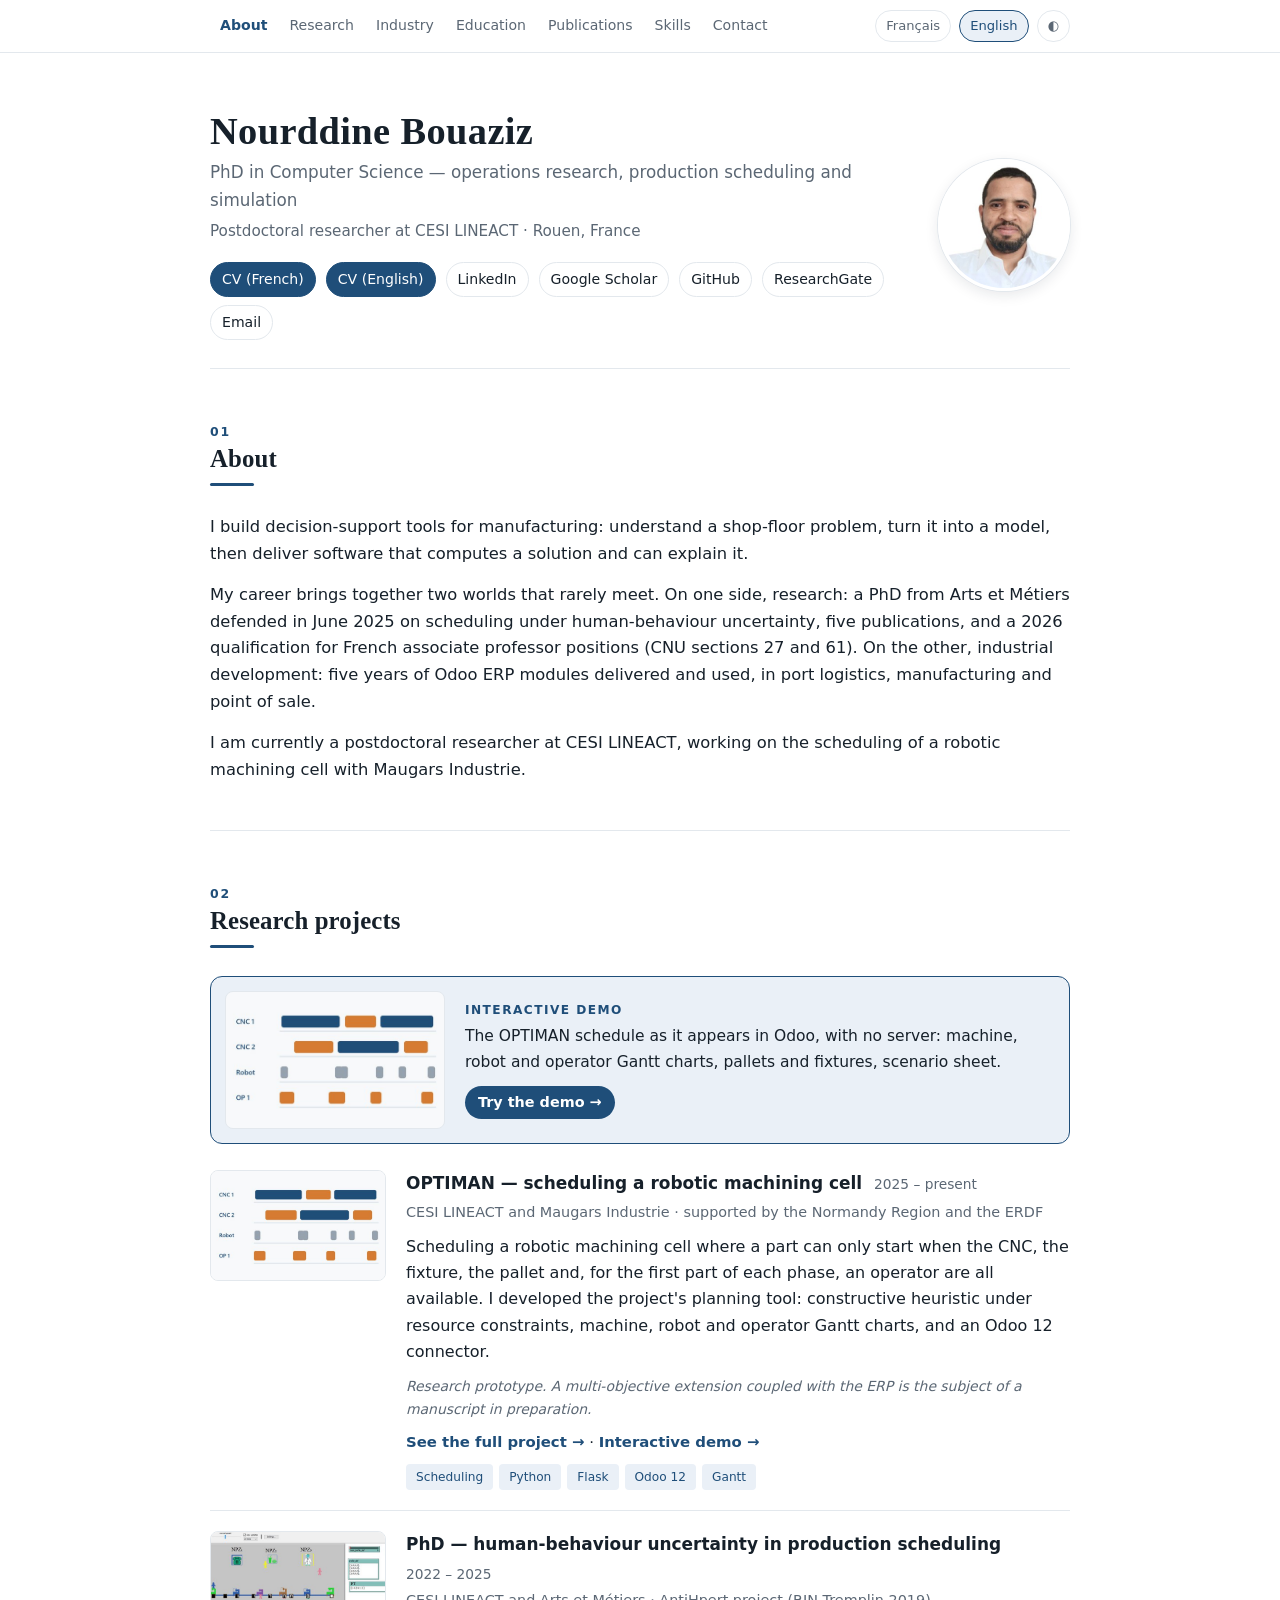
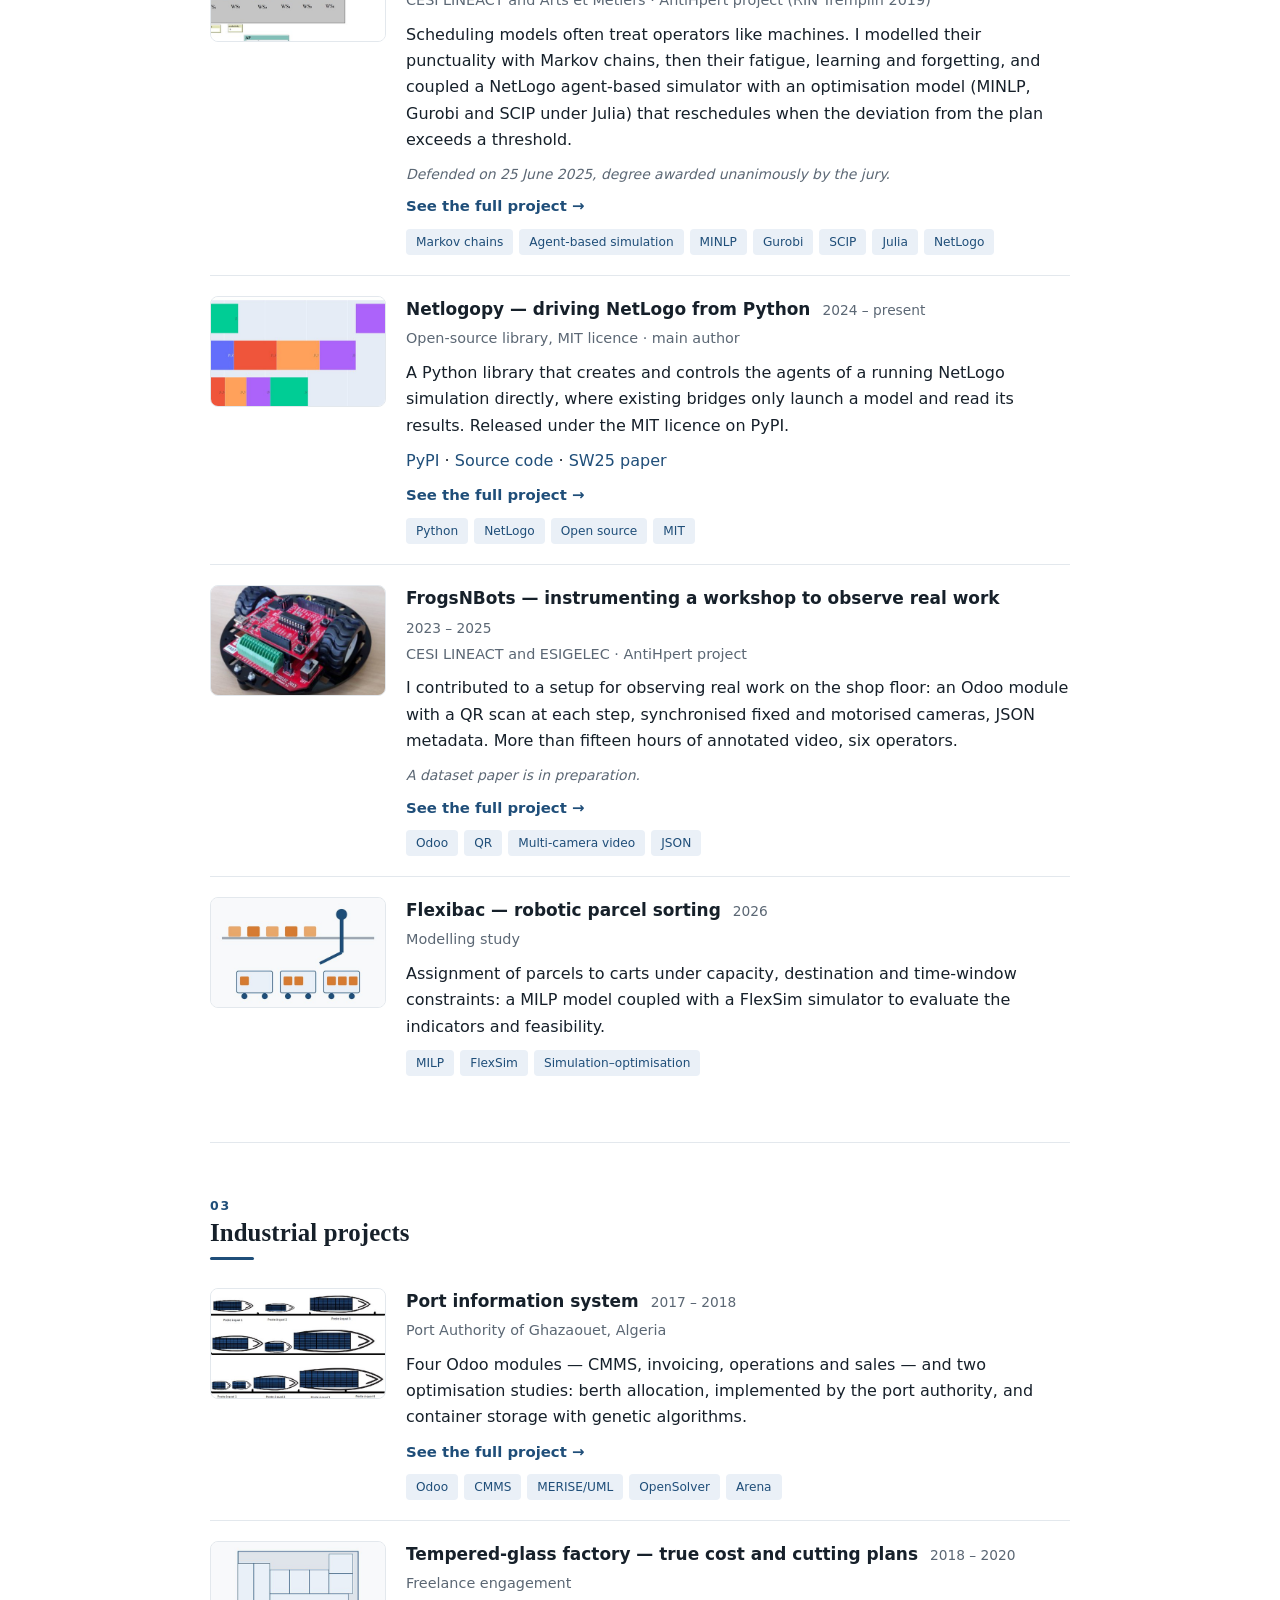
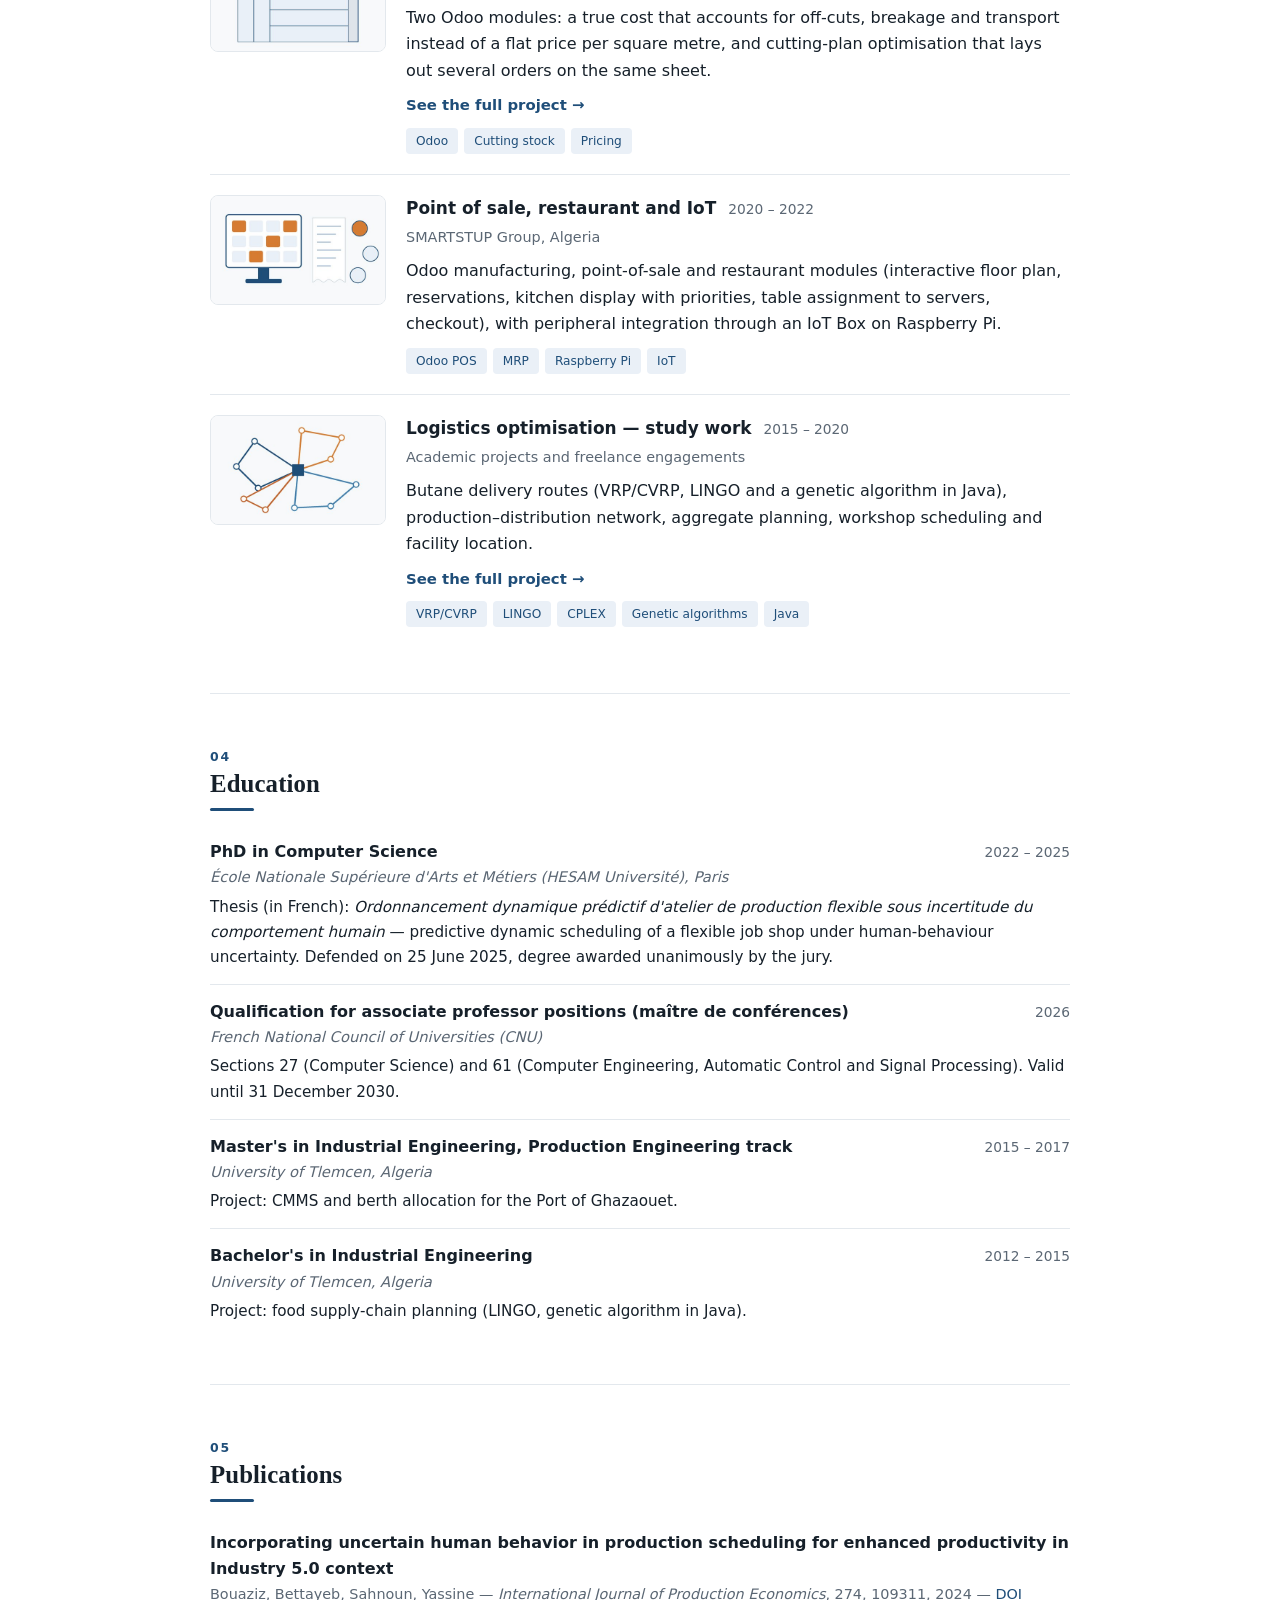
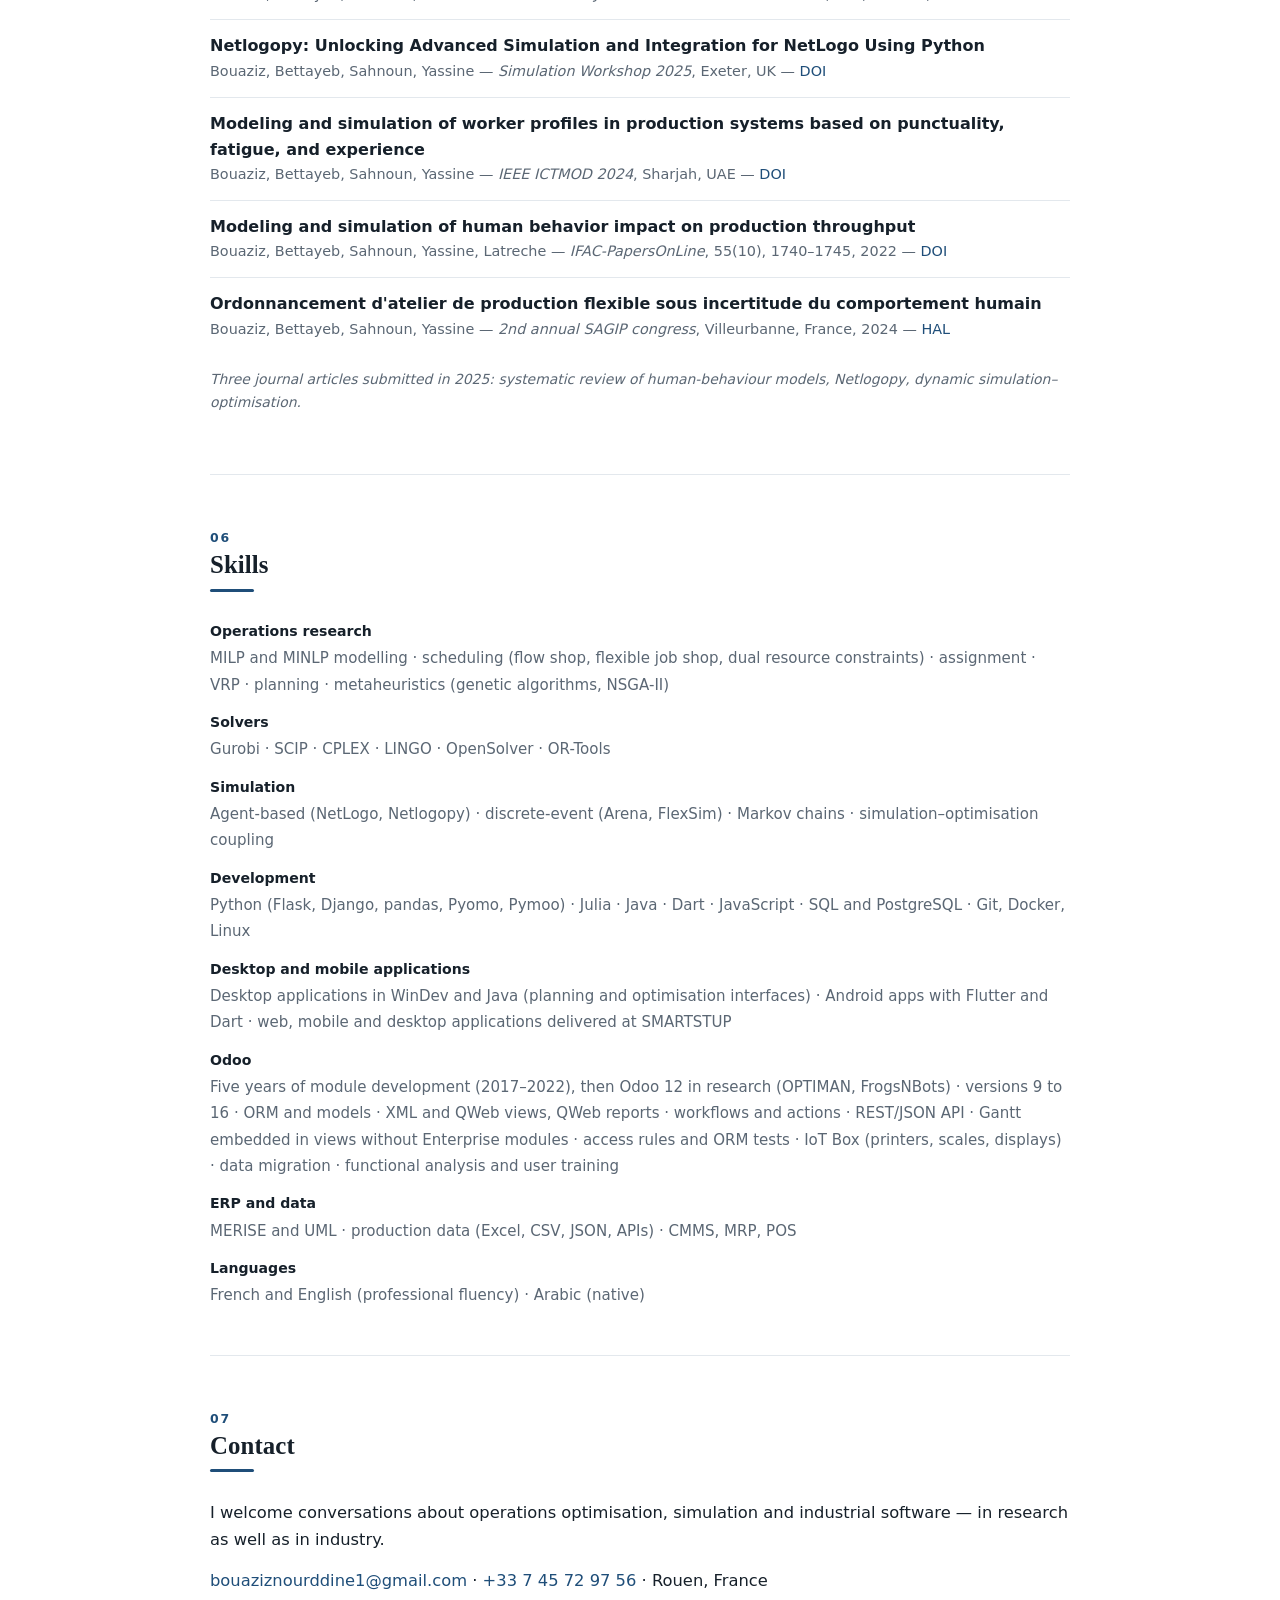
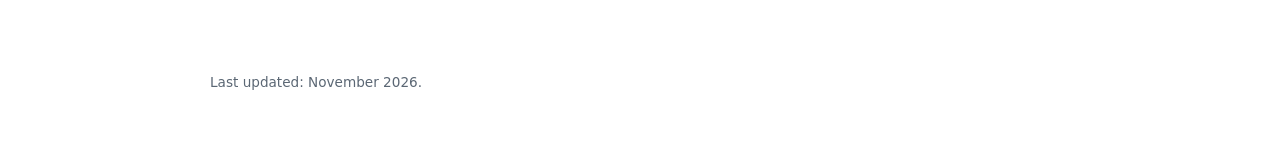
<file: index.html>
<!doctype html>
<html lang="fr">
<head>
<meta charset="utf-8">
<meta name="viewport" content="width=device-width, initial-scale=1">
<title>Nourddine Bouaziz</title>
<meta name="description" content="Docteur en informatique — recherche opérationnelle, ordonnancement et simulation des systèmes de production. Python, Odoo, optimisation.">
<link rel="icon" href="data:image/svg+xml,<svg xmlns='http://www.w3.org/2000/svg' viewBox='0 0 100 100'><text y='.9em' font-size='90'>⚙️</text></svg>">
<style>
  :root{
    --bg:#ffffff; --fg:#16202a; --muted:#5b6774; --accent:#1f4e79;
    --accent-soft:#eaf0f7; --border:#e3e8ed; --card:#ffffff; --shadow:0 1px 3px rgba(16,32,48,.06);
    --maxw:860px;
  }
  @media (prefers-color-scheme: dark){
    :root:not([data-theme="light"]){
      --bg:#10161c; --fg:#e7ebef; --muted:#97a3b0; --accent:#7fb2dd;
      --accent-soft:#17222d; --border:#242f3a; --card:#151d25; --shadow:none;
    }
  }
  :root[data-theme="dark"]{
    --bg:#10161c; --fg:#e7ebef; --muted:#97a3b0; --accent:#7fb2dd;
    --accent-soft:#17222d; --border:#242f3a; --card:#151d25; --shadow:none;
  }
  *{box-sizing:border-box}
  html{-webkit-text-size-adjust:100%}
  body{
    margin:0; background:var(--bg); color:var(--fg);
    font:16px/1.65 system-ui,-apple-system,"Segoe UI",Roboto,"Helvetica Neue",Arial,sans-serif;
    padding:0 16px;
  }
  .wrap{max-width:var(--maxw); margin:0 auto}
  a{color:var(--accent); text-decoration:none}
  a:hover{text-decoration:underline}

  /* ---------- en-tête ---------- */
  header{padding:56px 0 28px; border-bottom:1px solid var(--border)}
  .name{
    font-family:Georgia,"Times New Roman",serif; font-size:2.4rem; line-height:1.15;
    margin:0 0 6px; letter-spacing:.01em;
  }
  .tagline{color:var(--muted); font-size:1.05rem; margin:0 0 4px}
  .tagline2{color:var(--muted); font-size:.95rem; margin:0 0 18px}
  .links{display:flex; flex-wrap:wrap; gap:8px 10px; margin-top:14px}
  .links a{
    display:inline-block; padding:5px 11px; border:1px solid var(--border);
    border-radius:999px; font-size:.88rem; color:var(--fg); background:var(--card);
  }
  .links a:hover{border-color:var(--accent); color:var(--accent); text-decoration:none}
  .links a.primary{background:var(--accent); border-color:var(--accent); color:#fff}
  .links a.primary:hover{opacity:.9; color:#fff}

  .toolbar{display:flex; justify-content:flex-end; gap:8px; padding-top:18px}
  .toolbar button{
    font:inherit; font-size:.82rem; padding:4px 10px; cursor:pointer;
    background:var(--card); color:var(--muted);
    border:1px solid var(--border); border-radius:999px;
  }
  .toolbar button[aria-pressed="true"]{background:var(--accent-soft); color:var(--accent); border-color:var(--accent)}

  /* ---------- sections ---------- */
  section{padding:38px 0; border-bottom:1px solid var(--border)}
  section:last-of-type{border-bottom:none}
  h2{
    font-size:.78rem; text-transform:uppercase; letter-spacing:.13em;
    color:var(--accent); margin:0 0 20px; font-weight:700;
  }
  .lead{font-size:1.02rem; margin:0 0 14px}
  .lead:last-child{margin-bottom:0}

  /* ---------- projets ---------- */
  .project{
    padding:20px 0; border-top:1px solid var(--border);
  }
  .project:first-of-type{border-top:none; padding-top:0}
  .p-head{display:flex; flex-wrap:wrap; align-items:baseline; gap:4px 12px; margin-bottom:3px}
  .p-title{font-size:1.06rem; font-weight:650; margin:0}
  .p-period{color:var(--muted); font-size:.86rem; white-space:nowrap}
  .p-org{color:var(--muted); font-size:.9rem; margin:0 0 9px}
  .project p{margin:0 0 9px}
  .tags{display:flex; flex-wrap:wrap; gap:6px; margin-top:10px}
  .tag{
    font-size:.76rem; padding:2px 9px; border-radius:4px;
    background:var(--accent-soft); color:var(--accent); border:1px solid transparent;
  }
  .note{font-size:.87rem; color:var(--muted); font-style:italic}
  .more{margin:11px 0 0; font-size:.93rem}
  .more a{font-weight:600}
  .p-title a{color:inherit; text-decoration:none}
  .p-title a:hover, .p-title a:focus-visible{color:var(--accent); text-decoration:underline; text-underline-offset:3px}

  /* ---------- formation ---------- */
  .edu{padding:14px 0; border-top:1px solid var(--border)}
  .edu:first-of-type{border-top:none; padding-top:0}
  .edu-head{display:flex; flex-wrap:wrap; justify-content:space-between; gap:2px 12px; align-items:baseline}
  .edu-t{font-weight:650}
  .edu-d{color:var(--muted); font-size:.86rem; white-space:nowrap}
  .edu-s{color:var(--muted); font-size:.92rem; font-style:italic}
  .edu-n{margin:5px 0 0; font-size:.95rem}

  /* ---------- publications ---------- */
  .pub{padding:13px 0; border-top:1px solid var(--border)}
  .pub:first-of-type{border-top:none; padding-top:0}
  .pub-t{font-weight:600}
  .pub-m{color:var(--muted); font-size:.9rem}

  /* ---------- compétences ---------- */
  .skill{margin-bottom:13px}
  .skill:last-child{margin-bottom:0}
  .skill b{display:block; font-size:.88rem; margin-bottom:2px}
  .skill span{color:var(--muted); font-size:.94rem}

  /* ---------- photo, vignettes, démonstration ---------- */
  header{display:flex; align-items:center; gap:28px}
  .h-text{flex:1; min-width:0}
  .portrait{order:2; flex:0 0 auto; width:132px; height:132px; border-radius:50%; object-fit:cover;
    border:3px solid var(--card); box-shadow:0 0 0 1px var(--border), 0 4px 14px rgba(16,32,48,.10)}
  .project.has-thumb{display:grid; grid-template-columns:176px minmax(0,1fr); gap:20px; align-items:start}
  .p-thumb{display:block; border-radius:8px; overflow:hidden; border:1px solid var(--border); background:var(--accent-soft); line-height:0}
  .p-thumb img{width:100%; height:auto; aspect-ratio:16/10; object-fit:cover; display:block; transition:transform .25s ease}
  a.p-thumb:hover img{transform:scale(1.04)}
  .feature{display:grid; grid-template-columns:220px minmax(0,1fr); gap:20px; align-items:center; margin:0 0 26px; padding:14px;
    border:1px solid var(--accent); border-radius:12px; background:var(--accent-soft); color:var(--fg)}
  .feature:hover{text-decoration:none; box-shadow:0 4px 16px rgba(31,78,121,.15)}
  .feature img{width:100%; height:auto; border-radius:8px; display:block; border:1px solid var(--border)}
  .feature-kicker{display:block; font-size:.76rem; text-transform:uppercase; letter-spacing:.12em; font-weight:700; color:var(--accent); margin-bottom:4px}
  .feature-desc{display:block; font-size:.97rem}
  .feature-cta{display:inline-block; margin-top:10px; padding:5px 13px; border-radius:999px; background:var(--accent); color:#fff; font-weight:600; font-size:.9rem}
  :root[data-theme="dark"] .feature-cta{color:#10161c}
  @media (prefers-color-scheme: dark){ :root:not([data-theme="light"]) .feature-cta{color:#10161c} }
  @media (max-width:600px){
    header{flex-direction:column; align-items:flex-start; gap:16px}
    .portrait{order:0; width:96px; height:96px}
    .project.has-thumb{grid-template-columns:minmax(0,1fr); gap:12px}
    .p-thumb img{aspect-ratio:16/7}
    .feature{grid-template-columns:1fr; gap:12px}
  }

  /* ---------- barre fixe et titres de section ---------- */
  .topbar{position:sticky; top:0; z-index:20; margin:0 -16px; padding:0 16px;
    background:color-mix(in srgb, var(--bg) 88%, transparent); backdrop-filter:saturate(1.4) blur(8px);
    -webkit-backdrop-filter:saturate(1.4) blur(8px); border-bottom:1px solid var(--border)}
  .topbar-in{max-width:var(--maxw); margin:0 auto; display:flex; align-items:center; justify-content:space-between; gap:12px; min-height:52px}
  .secnav{display:flex; gap:2px; overflow-x:auto; scrollbar-width:none}
  .secnav::-webkit-scrollbar{display:none}
  .secnav a{padding:6px 10px; border-radius:6px; font-size:.88rem; color:var(--muted); white-space:nowrap}
  .secnav a:hover{color:var(--accent); background:var(--accent-soft); text-decoration:none}
  .secnav a.is-current{color:var(--accent); font-weight:600}
  .topbar .toolbar{padding-top:0; flex:0 0 auto}
  section{padding:56px 0 46px; border-bottom:none; scroll-margin-top:60px}
  section + section{border-top:1px solid var(--border)}
  h2{font-family:Georgia,"Times New Roman",serif; font-size:1.55rem; line-height:1.2; text-transform:none;
    letter-spacing:.005em; color:var(--fg); font-weight:700; margin:0 0 28px; padding-bottom:12px; position:relative}
  h2::after{content:""; position:absolute; left:0; bottom:0; width:44px; height:3px; border-radius:2px; background:var(--accent)}
  .h2-num{display:block; font-family:system-ui,-apple-system,"Segoe UI",Roboto,sans-serif; font-size:.78rem;
    letter-spacing:.14em; color:var(--accent); font-weight:700; margin-bottom:4px}
  @media (max-width:600px){
    .topbar-in{flex-direction:column; align-items:stretch; gap:0; padding:6px 0}
    .topbar .toolbar{order:-1; justify-content:flex-end}
    section{padding:40px 0 34px; scroll-margin-top:96px}
    h2{font-size:1.3rem}
  }

  footer{padding:30px 0 50px; color:var(--muted); font-size:.85rem}

  [hidden]{display:none !important}

  @media (max-width:600px){
    header{padding-top:34px}
    .name{font-size:1.95rem}
    section{padding:30px 0}
    .p-period{white-space:normal}
  }
</style>
<link rel="canonical" href="https://bouaziznourddine.github.io/portfolio/">
</head>
<body>
<div class="topbar">
  <div class="topbar-in">
    <nav class="secnav" aria-label="Sections">
      <a href="#propos-fr" data-sec="propos" data-fr="À propos" data-en="About">À propos</a>
      <a href="#recherche-fr" data-sec="recherche" data-fr="Recherche" data-en="Research">Recherche</a>
      <a href="#industrie-fr" data-sec="industrie" data-fr="Industrie" data-en="Industry">Industrie</a>
      <a href="#formation-fr" data-sec="formation" data-fr="Formation" data-en="Education">Formation</a>
      <a href="#publications-fr" data-sec="publications" data-fr="Publications" data-en="Publications">Publications</a>
      <a href="#competences-fr" data-sec="competences" data-fr="Compétences" data-en="Skills">Compétences</a>
      <a href="#contact-fr" data-sec="contact" data-fr="Contact" data-en="Contact">Contact</a>
    </nav>
    <div class="toolbar">
    <button id="btn-fr" aria-pressed="true">Français</button>
    <button id="btn-en" aria-pressed="false">English</button>
    <button id="btn-theme" aria-pressed="false" title="Thème clair / sombre">◐</button>
    </div>
  </div>
</div>
<div class="wrap">


  <header>
    <img class="portrait" src="media/img/portrait.jpg" width="320" height="320" alt="Nourddine Bouaziz">
    <div class="h-text">
    <h1 class="name">Nourddine Bouaziz</h1>
    <p class="tagline" data-fr="Docteur en informatique — recherche opérationnelle, ordonnancement et simulation" data-en="PhD in Computer Science — operations research, production scheduling and simulation">Docteur en informatique — recherche opérationnelle, ordonnancement et simulation</p>
    <p class="tagline2" data-fr="Chercheur postdoctoral au CESI LINEACT · Rouen, France" data-en="Postdoctoral researcher at CESI LINEACT · Rouen, France">Chercheur postdoctoral au CESI LINEACT · Rouen, France</p>
    <nav class="links">
      <a class="primary" href="CV_Bouaziz_RO-RD_FR.pdf" data-fr="CV (français)" data-en="CV (French)">CV (français)</a>
      <a class="primary" href="CV_Bouaziz_RO-RD_EN.pdf" data-fr="CV (anglais)" data-en="CV (English)">CV (anglais)</a>
      <a href="https://www.linkedin.com/in/nourddine-bouaziz-b58224350/">LinkedIn</a>
      <a href="https://scholar.google.fr/citations?user=P_OKvKwAAAAJ">Google&nbsp;Scholar</a>
      <a href="https://github.com/Bouaziz19">GitHub</a>
      <a href="https://www.researchgate.net/profile/Nourddine-Bouaziz">ResearchGate</a>
      <a href="mailto:bouaziznourddine1@gmail.com">Email</a>
    </nav>
    </div>
  </header>

  <!-- ================= FRANÇAIS ================= -->
  <main id="fr">

    <section id="propos-fr">
      <h2><span class="h2-num">01</span>À propos</h2>
      <p class="lead">Je conçois des outils d'aide à la décision pour la production : comprendre un problème d'atelier, le représenter par un modèle, puis livrer un logiciel qui calcule une solution et sait l'expliquer.</p>
      <p class="lead">Mon parcours associe deux mondes qui se croisent rarement. D'un côté la recherche : un doctorat aux Arts et Métiers soutenu en juin 2025 sur l'ordonnancement sous incertitude du comportement humain, cinq publications, et une qualification aux fonctions de maître de conférences en 2026 (CNU, sections 27 et 61). De l'autre le développement industriel : cinq années de modules ERP Odoo livrés et utilisés, en logistique portuaire, en production et en point de vente.</p>
      <p class="lead">Je suis aujourd'hui chercheur postdoctoral au CESI LINEACT, sur l'ordonnancement d'une cellule d'usinage robotisée avec Maugars Industrie.</p>
    </section>

    <section id="recherche-fr">
      <h2><span class="h2-num">02</span>Projets de recherche</h2>
      <a class="feature" href="demo/optiman/index.html" data-demo hidden>
        <img src="media/vignettes/optiman.jpg" width="480" height="300" alt="">
        <span class="feature-text"><span class="feature-kicker">Démonstration interactive</span>
          <span class="feature-desc">Le planning OPTIMAN tel qu'il s'affiche dans Odoo, sans serveur : Gantt des machines, du robot et des opérateurs, palettes et montages, fiche du scénario.</span>
          <span class="feature-cta">Essayer la démo →</span></span>
      </a>


      <article class="project has-thumb">
        <a class="p-thumb" href="projets/optiman.html" tabindex="-1" aria-hidden="true"><img src="media/vignettes/optiman.jpg" width="480" height="300" loading="lazy" alt=""></a>
        <div class="p-body">
        <div class="p-head">
          <h3 class="p-title"><a href="projets/optiman.html">OPTIMAN — ordonnancement d'une cellule d'usinage robotisée</a></h3>
          <span class="p-period">2025 – aujourd'hui</span>
        </div>
        <p class="p-org">CESI LINEACT et Maugars Industrie · soutien Région Normandie et FEDER</p>
        <p>Planifier une cellule d'usinage robotisée où une pièce ne démarre que si la CNC, le montage, la palette et, pour la première pièce de chaque phase, un opérateur sont disponibles. J'ai développé l'outil de planification du projet : heuristique constructive sous contraintes de ressources, Gantt des machines, du robot et des opérateurs, et connecteur Odoo 12.</p>
        <p class="note">Prototype de recherche. Une extension multiobjectif couplée à l'ERP fait l'objet d'un manuscrit en préparation.</p>
        <p class="more"><a href="projets/optiman.html">Voir le détail du projet →</a> · <a href="demo/optiman/index.html">Démonstration interactive →</a></p>
        <div class="tags"><span class="tag">Ordonnancement</span><span class="tag">Python</span><span class="tag">Flask</span><span class="tag">Odoo 12</span><span class="tag">Gantt</span></div>
        </div>
      </article>

      <article class="project has-thumb">
        <a class="p-thumb" href="projets/doctorat.html" tabindex="-1" aria-hidden="true"><img src="media/vignettes/doctorat.jpg" width="480" height="300" loading="lazy" alt=""></a>
        <div class="p-body">
        <div class="p-head">
          <h3 class="p-title"><a href="projets/doctorat.html">Doctorat — l'incertitude du comportement humain dans l'ordonnancement</a></h3>
          <span class="p-period">2022 – 2025</span>
        </div>
        <p class="p-org">CESI LINEACT et Arts et Métiers · projet AntiHpert (RIN Tremplin 2019)</p>
        <p>Les modèles d'ordonnancement traitent souvent les opérateurs comme des machines. J'ai modélisé leur ponctualité par des chaînes de Markov, puis leur fatigue, leur apprentissage et leur oubli, et couplé un simulateur multi-agents NetLogo à un modèle d'optimisation (MINLP, Gurobi et SCIP sous Julia) qui réordonnance quand l'écart au planning dépasse un seuil.</p>
        <p class="note">Soutenue le 25 juin 2025, grade décerné à l'unanimité du jury.</p>
        <p class="more"><a href="projets/doctorat.html">Voir le détail du projet →</a></p>
        <div class="tags"><span class="tag">Chaînes de Markov</span><span class="tag">Simulation multi-agents</span><span class="tag">MINLP</span><span class="tag">Gurobi</span><span class="tag">SCIP</span><span class="tag">Julia</span><span class="tag">NetLogo</span></div>
        </div>
      </article>

      <article class="project has-thumb">
        <a class="p-thumb" href="projets/netlogopy.html" tabindex="-1" aria-hidden="true"><img src="media/vignettes/netlogopy.jpg" width="480" height="300" loading="lazy" alt=""></a>
        <div class="p-body">
        <div class="p-head">
          <h3 class="p-title"><a href="projets/netlogopy.html">Netlogopy — piloter NetLogo depuis Python</a></h3>
          <span class="p-period">2024 – aujourd'hui</span>
        </div>
        <p class="p-org">Bibliothèque open source, licence MIT · auteur principal</p>
        <p>Une bibliothèque Python qui crée et pilote directement les agents d'une simulation NetLogo en cours d'exécution, là où les passerelles existantes se contentent de lancer un modèle et d'en lire les résultats. Publiée sous licence MIT sur PyPI.</p>
        <p>
          <a href="https://pypi.org/project/netlogopy/">PyPI</a> ·
          <a href="https://github.com/Bouaziz19/netlogopy">Code source</a> ·
          <a href="https://doi.org/10.36819/SW25.019">Article SW25</a>
        </p>
        <p class="more"><a href="projets/netlogopy.html">Voir le détail du projet →</a></p>
        <div class="tags"><span class="tag">Python</span><span class="tag">NetLogo</span><span class="tag">Open source</span><span class="tag">MIT</span></div>
        </div>
      </article>

      <article class="project has-thumb">
        <a class="p-thumb" href="projets/frogsnbots.html" tabindex="-1" aria-hidden="true"><img src="media/vignettes/frogsnbots.jpg" width="480" height="300" loading="lazy" alt=""></a>
        <div class="p-body">
        <div class="p-head">
          <h3 class="p-title"><a href="projets/frogsnbots.html">FrogsNBots — instrumenter un atelier pour observer le travail réel</a></h3>
          <span class="p-period">2023 – 2025</span>
        </div>
        <p class="p-org">CESI LINEACT et ESIGELEC · projet AntiHpert</p>
        <p>J'ai contribué à un dispositif pour observer le travail réel en atelier : module Odoo avec scan QR à chaque étape, caméras fixes et motorisées synchronisées, métadonnées JSON. Plus de quinze heures de vidéo annotée, six opérateurs.</p>
        <p class="note">Manuscrit de description du jeu de données en cours.</p>
        <p class="more"><a href="projets/frogsnbots.html">Voir le détail du projet →</a></p>
        <div class="tags"><span class="tag">Odoo</span><span class="tag">QR</span><span class="tag">Vidéo multicaméra</span><span class="tag">JSON</span></div>
        </div>
      </article>

      <article class="project has-thumb">
        <div class="p-thumb" aria-hidden="true"><img src="media/vignettes/flexibac.jpg" width="480" height="300" loading="lazy" alt=""></div>
        <div class="p-body">
        <div class="p-head">
          <h3 class="p-title">Flexibac — tri robotisé de colis</h3>
          <span class="p-period">2026</span>
        </div>
        <p class="p-org">Étude de modélisation</p>
        <p>Affectation de colis à des chariots sous contraintes de capacité, de destination et de fenêtres temporelles : modèle MILP couplé à un simulateur FlexSim pour évaluer les indicateurs et la faisabilité.</p>
        <div class="tags"><span class="tag">MILP</span><span class="tag">FlexSim</span><span class="tag">Simulation–optimisation</span></div>
        </div>
      </article>
    </section>

    <section id="industrie-fr">
      <h2><span class="h2-num">03</span>Projets industriels</h2>

      <article class="project has-thumb">
        <a class="p-thumb" href="projets/port.html" tabindex="-1" aria-hidden="true"><img src="media/vignettes/port.jpg" width="480" height="300" loading="lazy" alt=""></a>
        <div class="p-body">
        <div class="p-head">
          <h3 class="p-title"><a href="projets/port.html">Système d'information portuaire</a></h3>
          <span class="p-period">2017 – 2018</span>
        </div>
        <p class="p-org">Entreprise Portuaire de Ghazaouet, Algérie</p>
        <p>Quatre modules Odoo — GMAO, facturation, exploitation et commercial — et deux études d'optimisation : l'allocation des postes à quai, mise en œuvre par l'entreprise portuaire, et le stockage de conteneurs par algorithmes génétiques.</p>
        <p class="more"><a href="projets/port.html">Voir le détail du projet →</a></p>
        <div class="tags"><span class="tag">Odoo</span><span class="tag">GMAO</span><span class="tag">MERISE/UML</span><span class="tag">OpenSolver</span><span class="tag">Arena</span></div>
        </div>
      </article>

      <article class="project has-thumb">
        <a class="p-thumb" href="projets/verre.html" tabindex="-1" aria-hidden="true"><img src="media/vignettes/verre.jpg" width="480" height="300" loading="lazy" alt=""></a>
        <div class="p-body">
        <div class="p-head">
          <h3 class="p-title"><a href="projets/verre.html">Usine de verre trempé — prix de revient et plans de découpe</a></h3>
          <span class="p-period">2018 – 2020</span>
        </div>
        <p class="p-org">Mission indépendante</p>
        <p>Deux modules Odoo : un prix de revient qui tient compte des chutes, de la casse et du transport au lieu d'un simple prix au mètre carré, et l'optimisation des plans de découpe de plusieurs commandes sur une même plaque.</p>
        <p class="more"><a href="projets/verre.html">Voir le détail du projet →</a></p>
        <div class="tags"><span class="tag">Odoo</span><span class="tag">Cutting stock</span><span class="tag">Tarification</span></div>
        </div>
      </article>

      <article class="project has-thumb">
        <div class="p-thumb" aria-hidden="true"><img src="media/vignettes/pos.jpg" width="480" height="300" loading="lazy" alt=""></div>
        <div class="p-body">
        <div class="p-head">
          <h3 class="p-title">Point de vente, restauration et IoT</h3>
          <span class="p-period">2020 – 2022</span>
        </div>
        <p class="p-org">SMARTSTUP Group, Algérie</p>
        <p>Modules Odoo de production, de point de vente et de restauration (plan de salle interactif, réservations, écran cuisine avec priorités, affectation des tables aux serveurs, encaissement), avec intégration des périphériques par IoT Box sur Raspberry Pi.</p>
        <div class="tags"><span class="tag">Odoo POS</span><span class="tag">MRP</span><span class="tag">Raspberry Pi</span><span class="tag">IoT</span></div>
        </div>
      </article>

      <article class="project has-thumb">
        <a class="p-thumb" href="projets/logistique.html" tabindex="-1" aria-hidden="true"><img src="media/vignettes/logistique.jpg" width="480" height="300" loading="lazy" alt=""></a>
        <div class="p-body">
        <div class="p-head">
          <h3 class="p-title"><a href="projets/logistique.html">Optimisation logistique — travaux d'étude</a></h3>
          <span class="p-period">2015 – 2020</span>
        </div>
        <p class="p-org">Projets académiques et missions indépendantes</p>
        <p>Tournées de distribution de butane (VRP/CVRP, LINGO et algorithme génétique en Java), réseau de production–distribution, planification agrégée, ordonnancement d'ateliers et localisation d'installations.</p>
        <p class="more"><a href="projets/logistique.html">Voir le détail du projet →</a></p>
        <div class="tags"><span class="tag">VRP/CVRP</span><span class="tag">LINGO</span><span class="tag">CPLEX</span><span class="tag">Algorithmes génétiques</span><span class="tag">Java</span></div>
        </div>
      </article>
    </section>

    <section id="formation-fr">
      <h2><span class="h2-num">04</span>Formation</h2>
      <div class="edu">
        <div class="edu-head"><span class="edu-t">Doctorat en informatique</span><span class="edu-d">2022 – 2025</span></div>
        <div class="edu-s">École Nationale Supérieure d'Arts et Métiers (HESAM Université), Paris</div>
        <p class="edu-n">Thèse : <i>Ordonnancement dynamique prédictif d'atelier de production flexible sous incertitude du comportement humain</i>. Soutenue le 25 juin 2025, grade décerné à l'unanimité du jury.</p>
      </div>
      <div class="edu">
        <div class="edu-head"><span class="edu-t">Qualification aux fonctions de maître de conférences</span><span class="edu-d">2026</span></div>
        <div class="edu-s">Conseil national des universités (CNU)</div>
        <p class="edu-n">Sections 27 (Informatique) et 61 (Génie informatique, automatique et traitement du signal). Valable jusqu'au 31 décembre 2030.</p>
      </div>
      <div class="edu">
        <div class="edu-head"><span class="edu-t">Master en génie industriel, option ingénierie de production</span><span class="edu-d">2015 – 2017</span></div>
        <div class="edu-s">Université de Tlemcen, Algérie</div>
        <p class="edu-n">Projet : GMAO et allocation des postes à quai pour le port de Ghazaouet.</p>
      </div>
      <div class="edu">
        <div class="edu-head"><span class="edu-t">Licence en génie industriel</span><span class="edu-d">2012 – 2015</span></div>
        <div class="edu-s">Université de Tlemcen, Algérie</div>
        <p class="edu-n">Projet : planification d'une chaîne logistique agroalimentaire (LINGO, algorithme génétique en Java).</p>
      </div>
    </section>

    <section id="publications-fr">
      <h2><span class="h2-num">05</span>Publications</h2>
      <div class="pub">
        <div class="pub-t">Incorporating uncertain human behavior in production scheduling for enhanced productivity in Industry 5.0 context</div>
        <div class="pub-m">Bouaziz, Bettayeb, Sahnoun, Yassine — <i>International Journal of Production Economics</i>, 274, 109311, 2024 — <a href="https://doi.org/10.1016/j.ijpe.2024.109311">DOI</a></div>
      </div>
      <div class="pub">
        <div class="pub-t">Netlogopy: Unlocking Advanced Simulation and Integration for NetLogo Using Python</div>
        <div class="pub-m">Bouaziz, Bettayeb, Sahnoun, Yassine — <i>Simulation Workshop 2025</i>, Exeter — <a href="https://doi.org/10.36819/SW25.019">DOI</a></div>
      </div>
      <div class="pub">
        <div class="pub-t">Modeling and simulation of worker profiles in production systems based on punctuality, fatigue, and experience</div>
        <div class="pub-m">Bouaziz, Bettayeb, Sahnoun, Yassine — <i>IEEE ICTMOD 2024</i>, Sharjah — <a href="https://doi.org/10.1109/ICTMOD63116.2024.10878184">DOI</a></div>
      </div>
      <div class="pub">
        <div class="pub-t">Modeling and simulation of human behavior impact on production throughput</div>
        <div class="pub-m">Bouaziz, Bettayeb, Sahnoun, Yassine, Latreche — <i>IFAC-PapersOnLine</i>, 55(10), 1740–1745, 2022 — <a href="https://doi.org/10.1016/j.ifacol.2022.09.649">DOI</a></div>
      </div>
      <div class="pub">
        <div class="pub-t">Ordonnancement d'atelier de production flexible sous incertitude du comportement humain</div>
        <div class="pub-m">Bouaziz, Bettayeb, Sahnoun, Yassine — <i>2<sup>e</sup> congrès annuel de la SAGIP</i>, Villeurbanne, 2024 — <a href="https://hal.science/hal-04627782">HAL</a></div>
      </div>
      <p class="note" style="margin-top:14px">Trois articles de revue soumis en 2025 : revue systématique des modèles de comportement humain, Netlogopy, sim-optimisation dynamique.</p>
    </section>

    <section id="competences-fr">
      <h2><span class="h2-num">06</span>Compétences</h2>
      <div class="skill"><b>Recherche opérationnelle</b><span>Modélisation MILP et MINLP · ordonnancement (flow-shop, job-shop flexible, double contrainte de ressources) · affectation · VRP · planification · métaheuristiques (algorithmes génétiques, NSGA-II)</span></div>
      <div class="skill"><b>Solveurs</b><span>Gurobi · SCIP · CPLEX · LINGO · OpenSolver · OR-Tools</span></div>
      <div class="skill"><b>Simulation</b><span>Multi-agents (NetLogo, Netlogopy) · événements discrets (Arena, FlexSim) · chaînes de Markov · couplage simulation–optimisation</span></div>
      <div class="skill"><b>Développement</b><span>Python (Flask, Django, pandas, Pyomo, Pymoo) · Julia · Java · Dart · JavaScript · SQL et PostgreSQL · Git, Docker, Linux</span></div>
      <div class="skill"><b>Applications desktop et mobile</b><span>Applications desktop en WinDev et en Java (interfaces de planification et d’optimisation) · applications Android avec Flutter et Dart · applications web, mobile et desktop livrées chez SMARTSTUP</span></div>
      <div class="skill"><b>Odoo</b><span>Cinq ans de développement de modules (2017–2022), puis Odoo 12 en recherche (OPTIMAN, FrogsNBots) · versions 9 à 16 · ORM et modèles · vues XML et QWeb, rapports QWeb · workflows et actions · API REST/JSON · Gantt intégré aux vues sans modules Enterprise · règles d’accès et tests ORM · IoT Box (imprimantes, balances, afficheurs) · reprise de données · analyse fonctionnelle et formation des utilisateurs</span></div>
      <div class="skill"><b>ERP et données</b><span>MERISE et UML · données de production (Excel, CSV, JSON, API) · GMAO, MRP, POS</span></div>
      <div class="skill"><b>Langues</b><span>Français et anglais (courant professionnel) · arabe (langue maternelle)</span></div>
    </section>

    <section id="contact-fr">
      <h2><span class="h2-num">07</span>Contact</h2>
      <p class="lead">Je suis ouvert aux échanges sur l'optimisation des opérations, la simulation et les logiciels industriels — en recherche comme en industrie.</p>
      <p class="lead"><a href="mailto:bouaziznourddine1@gmail.com">bouaziznourddine1@gmail.com</a> · <a href="tel:+33745729756">+33&nbsp;7&nbsp;45&nbsp;72&nbsp;97&nbsp;56</a> · Rouen, France</p>
    </section>

  </main>

  <!-- ================= ENGLISH ================= -->
  <main id="en" hidden>

    <section id="propos-en">
      <h2><span class="h2-num">01</span>About</h2>
      <p class="lead">I build decision-support tools for manufacturing: understand a shop-floor problem, turn it into a model, then deliver software that computes a solution and can explain it.</p>
      <p class="lead">My career brings together two worlds that rarely meet. On one side, research: a PhD from Arts et Métiers defended in June 2025 on scheduling under human-behaviour uncertainty, five publications, and a 2026 qualification for French associate professor positions (CNU sections 27 and 61). On the other, industrial development: five years of Odoo ERP modules delivered and used, in port logistics, manufacturing and point of sale.</p>
      <p class="lead">I am currently a postdoctoral researcher at CESI LINEACT, working on the scheduling of a robotic machining cell with Maugars Industrie.</p>
    </section>

    <section id="recherche-en">
      <h2><span class="h2-num">02</span>Research projects</h2>
      <a class="feature" href="demo/optiman/index.html" data-demo hidden>
        <img src="media/vignettes/optiman.jpg" width="480" height="300" alt="">
        <span class="feature-text"><span class="feature-kicker">Interactive demo</span>
          <span class="feature-desc">The OPTIMAN schedule as it appears in Odoo, with no server: machine, robot and operator Gantt charts, pallets and fixtures, scenario sheet.</span>
          <span class="feature-cta">Try the demo →</span></span>
      </a>


      <article class="project has-thumb">
        <a class="p-thumb" href="projets/optiman.html" tabindex="-1" aria-hidden="true"><img src="media/vignettes/optiman.jpg" width="480" height="300" loading="lazy" alt=""></a>
        <div class="p-body">
        <div class="p-head">
          <h3 class="p-title"><a href="projets/optiman.html">OPTIMAN — scheduling a robotic machining cell</a></h3>
          <span class="p-period">2025 – present</span>
        </div>
        <p class="p-org">CESI LINEACT and Maugars Industrie · supported by the Normandy Region and the ERDF</p>
        <p>Scheduling a robotic machining cell where a part can only start when the CNC, the fixture, the pallet and, for the first part of each phase, an operator are all available. I developed the project's planning tool: constructive heuristic under resource constraints, machine, robot and operator Gantt charts, and an Odoo 12 connector.</p>
        <p class="note">Research prototype. A multi-objective extension coupled with the ERP is the subject of a manuscript in preparation.</p>
        <p class="more"><a href="projets/optiman.html">See the full project →</a> · <a href="demo/optiman/index.html">Interactive demo →</a></p>
        <div class="tags"><span class="tag">Scheduling</span><span class="tag">Python</span><span class="tag">Flask</span><span class="tag">Odoo 12</span><span class="tag">Gantt</span></div>
        </div>
      </article>

      <article class="project has-thumb">
        <a class="p-thumb" href="projets/doctorat.html" tabindex="-1" aria-hidden="true"><img src="media/vignettes/doctorat.jpg" width="480" height="300" loading="lazy" alt=""></a>
        <div class="p-body">
        <div class="p-head">
          <h3 class="p-title"><a href="projets/doctorat.html">PhD — human-behaviour uncertainty in production scheduling</a></h3>
          <span class="p-period">2022 – 2025</span>
        </div>
        <p class="p-org">CESI LINEACT and Arts et Métiers · AntiHpert project (RIN Tremplin 2019)</p>
        <p>Scheduling models often treat operators like machines. I modelled their punctuality with Markov chains, then their fatigue, learning and forgetting, and coupled a NetLogo agent-based simulator with an optimisation model (MINLP, Gurobi and SCIP under Julia) that reschedules when the deviation from the plan exceeds a threshold.</p>
        <p class="note">Defended on 25 June 2025, degree awarded unanimously by the jury.</p>
        <p class="more"><a href="projets/doctorat.html">See the full project →</a></p>
        <div class="tags"><span class="tag">Markov chains</span><span class="tag">Agent-based simulation</span><span class="tag">MINLP</span><span class="tag">Gurobi</span><span class="tag">SCIP</span><span class="tag">Julia</span><span class="tag">NetLogo</span></div>
        </div>
      </article>

      <article class="project has-thumb">
        <a class="p-thumb" href="projets/netlogopy.html" tabindex="-1" aria-hidden="true"><img src="media/vignettes/netlogopy.jpg" width="480" height="300" loading="lazy" alt=""></a>
        <div class="p-body">
        <div class="p-head">
          <h3 class="p-title"><a href="projets/netlogopy.html">Netlogopy — driving NetLogo from Python</a></h3>
          <span class="p-period">2024 – present</span>
        </div>
        <p class="p-org">Open-source library, MIT licence · main author</p>
        <p>A Python library that creates and controls the agents of a running NetLogo simulation directly, where existing bridges only launch a model and read its results. Released under the MIT licence on PyPI.</p>
        <p>
          <a href="https://pypi.org/project/netlogopy/">PyPI</a> ·
          <a href="https://github.com/Bouaziz19/netlogopy">Source code</a> ·
          <a href="https://doi.org/10.36819/SW25.019">SW25 paper</a>
        </p>
        <p class="more"><a href="projets/netlogopy.html">See the full project →</a></p>
        <div class="tags"><span class="tag">Python</span><span class="tag">NetLogo</span><span class="tag">Open source</span><span class="tag">MIT</span></div>
        </div>
      </article>

      <article class="project has-thumb">
        <a class="p-thumb" href="projets/frogsnbots.html" tabindex="-1" aria-hidden="true"><img src="media/vignettes/frogsnbots.jpg" width="480" height="300" loading="lazy" alt=""></a>
        <div class="p-body">
        <div class="p-head">
          <h3 class="p-title"><a href="projets/frogsnbots.html">FrogsNBots — instrumenting a workshop to observe real work</a></h3>
          <span class="p-period">2023 – 2025</span>
        </div>
        <p class="p-org">CESI LINEACT and ESIGELEC · AntiHpert project</p>
        <p>I contributed to a setup for observing real work on the shop floor: an Odoo module with a QR scan at each step, synchronised fixed and motorised cameras, JSON metadata. More than fifteen hours of annotated video, six operators.</p>
        <p class="note">A dataset paper is in preparation.</p>
        <p class="more"><a href="projets/frogsnbots.html">See the full project →</a></p>
        <div class="tags"><span class="tag">Odoo</span><span class="tag">QR</span><span class="tag">Multi-camera video</span><span class="tag">JSON</span></div>
        </div>
      </article>

      <article class="project has-thumb">
        <div class="p-thumb" aria-hidden="true"><img src="media/vignettes/flexibac.jpg" width="480" height="300" loading="lazy" alt=""></div>
        <div class="p-body">
        <div class="p-head">
          <h3 class="p-title">Flexibac — robotic parcel sorting</h3>
          <span class="p-period">2026</span>
        </div>
        <p class="p-org">Modelling study</p>
        <p>Assignment of parcels to carts under capacity, destination and time-window constraints: a MILP model coupled with a FlexSim simulator to evaluate the indicators and feasibility.</p>
        <div class="tags"><span class="tag">MILP</span><span class="tag">FlexSim</span><span class="tag">Simulation–optimisation</span></div>
        </div>
      </article>
    </section>

    <section id="industrie-en">
      <h2><span class="h2-num">03</span>Industrial projects</h2>

      <article class="project has-thumb">
        <a class="p-thumb" href="projets/port.html" tabindex="-1" aria-hidden="true"><img src="media/vignettes/port.jpg" width="480" height="300" loading="lazy" alt=""></a>
        <div class="p-body">
        <div class="p-head">
          <h3 class="p-title"><a href="projets/port.html">Port information system</a></h3>
          <span class="p-period">2017 – 2018</span>
        </div>
        <p class="p-org">Port Authority of Ghazaouet, Algeria</p>
        <p>Four Odoo modules — CMMS, invoicing, operations and sales — and two optimisation studies: berth allocation, implemented by the port authority, and container storage with genetic algorithms.</p>
        <p class="more"><a href="projets/port.html">See the full project →</a></p>
        <div class="tags"><span class="tag">Odoo</span><span class="tag">CMMS</span><span class="tag">MERISE/UML</span><span class="tag">OpenSolver</span><span class="tag">Arena</span></div>
        </div>
      </article>

      <article class="project has-thumb">
        <a class="p-thumb" href="projets/verre.html" tabindex="-1" aria-hidden="true"><img src="media/vignettes/verre.jpg" width="480" height="300" loading="lazy" alt=""></a>
        <div class="p-body">
        <div class="p-head">
          <h3 class="p-title"><a href="projets/verre.html">Tempered-glass factory — true cost and cutting plans</a></h3>
          <span class="p-period">2018 – 2020</span>
        </div>
        <p class="p-org">Freelance engagement</p>
        <p>Two Odoo modules: a true cost that accounts for off-cuts, breakage and transport instead of a flat price per square metre, and cutting-plan optimisation that lays out several orders on the same sheet.</p>
        <p class="more"><a href="projets/verre.html">See the full project →</a></p>
        <div class="tags"><span class="tag">Odoo</span><span class="tag">Cutting stock</span><span class="tag">Pricing</span></div>
        </div>
      </article>

      <article class="project has-thumb">
        <div class="p-thumb" aria-hidden="true"><img src="media/vignettes/pos.jpg" width="480" height="300" loading="lazy" alt=""></div>
        <div class="p-body">
        <div class="p-head">
          <h3 class="p-title">Point of sale, restaurant and IoT</h3>
          <span class="p-period">2020 – 2022</span>
        </div>
        <p class="p-org">SMARTSTUP Group, Algeria</p>
        <p>Odoo manufacturing, point-of-sale and restaurant modules (interactive floor plan, reservations, kitchen display with priorities, table assignment to servers, checkout), with peripheral integration through an IoT Box on Raspberry Pi.</p>
        <div class="tags"><span class="tag">Odoo POS</span><span class="tag">MRP</span><span class="tag">Raspberry Pi</span><span class="tag">IoT</span></div>
        </div>
      </article>

      <article class="project has-thumb">
        <a class="p-thumb" href="projets/logistique.html" tabindex="-1" aria-hidden="true"><img src="media/vignettes/logistique.jpg" width="480" height="300" loading="lazy" alt=""></a>
        <div class="p-body">
        <div class="p-head">
          <h3 class="p-title"><a href="projets/logistique.html">Logistics optimisation — study work</a></h3>
          <span class="p-period">2015 – 2020</span>
        </div>
        <p class="p-org">Academic projects and freelance engagements</p>
        <p>Butane delivery routes (VRP/CVRP, LINGO and a genetic algorithm in Java), production–distribution network, aggregate planning, workshop scheduling and facility location.</p>
        <p class="more"><a href="projets/logistique.html">See the full project →</a></p>
        <div class="tags"><span class="tag">VRP/CVRP</span><span class="tag">LINGO</span><span class="tag">CPLEX</span><span class="tag">Genetic algorithms</span><span class="tag">Java</span></div>
        </div>
      </article>
    </section>

    <section id="formation-en">
      <h2><span class="h2-num">04</span>Education</h2>
      <div class="edu">
        <div class="edu-head"><span class="edu-t">PhD in Computer Science</span><span class="edu-d">2022 – 2025</span></div>
        <div class="edu-s">École Nationale Supérieure d'Arts et Métiers (HESAM Université), Paris</div>
        <p class="edu-n">Thesis (in French): <i>Ordonnancement dynamique prédictif d'atelier de production flexible sous incertitude du comportement humain</i> — predictive dynamic scheduling of a flexible job shop under human-behaviour uncertainty. Defended on 25 June 2025, degree awarded unanimously by the jury.</p>
      </div>
      <div class="edu">
        <div class="edu-head"><span class="edu-t">Qualification for associate professor positions (maître de conférences)</span><span class="edu-d">2026</span></div>
        <div class="edu-s">French National Council of Universities (CNU)</div>
        <p class="edu-n">Sections 27 (Computer Science) and 61 (Computer Engineering, Automatic Control and Signal Processing). Valid until 31 December 2030.</p>
      </div>
      <div class="edu">
        <div class="edu-head"><span class="edu-t">Master's in Industrial Engineering, Production Engineering track</span><span class="edu-d">2015 – 2017</span></div>
        <div class="edu-s">University of Tlemcen, Algeria</div>
        <p class="edu-n">Project: CMMS and berth allocation for the Port of Ghazaouet.</p>
      </div>
      <div class="edu">
        <div class="edu-head"><span class="edu-t">Bachelor's in Industrial Engineering</span><span class="edu-d">2012 – 2015</span></div>
        <div class="edu-s">University of Tlemcen, Algeria</div>
        <p class="edu-n">Project: food supply-chain planning (LINGO, genetic algorithm in Java).</p>
      </div>
    </section>

    <section id="publications-en">
      <h2><span class="h2-num">05</span>Publications</h2>
      <div class="pub">
        <div class="pub-t">Incorporating uncertain human behavior in production scheduling for enhanced productivity in Industry 5.0 context</div>
        <div class="pub-m">Bouaziz, Bettayeb, Sahnoun, Yassine — <i>International Journal of Production Economics</i>, 274, 109311, 2024 — <a href="https://doi.org/10.1016/j.ijpe.2024.109311">DOI</a></div>
      </div>
      <div class="pub">
        <div class="pub-t">Netlogopy: Unlocking Advanced Simulation and Integration for NetLogo Using Python</div>
        <div class="pub-m">Bouaziz, Bettayeb, Sahnoun, Yassine — <i>Simulation Workshop 2025</i>, Exeter, UK — <a href="https://doi.org/10.36819/SW25.019">DOI</a></div>
      </div>
      <div class="pub">
        <div class="pub-t">Modeling and simulation of worker profiles in production systems based on punctuality, fatigue, and experience</div>
        <div class="pub-m">Bouaziz, Bettayeb, Sahnoun, Yassine — <i>IEEE ICTMOD 2024</i>, Sharjah, UAE — <a href="https://doi.org/10.1109/ICTMOD63116.2024.10878184">DOI</a></div>
      </div>
      <div class="pub">
        <div class="pub-t">Modeling and simulation of human behavior impact on production throughput</div>
        <div class="pub-m">Bouaziz, Bettayeb, Sahnoun, Yassine, Latreche — <i>IFAC-PapersOnLine</i>, 55(10), 1740–1745, 2022 — <a href="https://doi.org/10.1016/j.ifacol.2022.09.649">DOI</a></div>
      </div>
      <div class="pub">
        <div class="pub-t">Ordonnancement d'atelier de production flexible sous incertitude du comportement humain</div>
        <div class="pub-m">Bouaziz, Bettayeb, Sahnoun, Yassine — <i>2nd annual SAGIP congress</i>, Villeurbanne, France, 2024 — <a href="https://hal.science/hal-04627782">HAL</a></div>
      </div>
      <p class="note" style="margin-top:14px">Three journal articles submitted in 2025: systematic review of human-behaviour models, Netlogopy, dynamic simulation–optimisation.</p>
    </section>

    <section id="competences-en">
      <h2><span class="h2-num">06</span>Skills</h2>
      <div class="skill"><b>Operations research</b><span>MILP and MINLP modelling · scheduling (flow shop, flexible job shop, dual resource constraints) · assignment · VRP · planning · metaheuristics (genetic algorithms, NSGA-II)</span></div>
      <div class="skill"><b>Solvers</b><span>Gurobi · SCIP · CPLEX · LINGO · OpenSolver · OR-Tools</span></div>
      <div class="skill"><b>Simulation</b><span>Agent-based (NetLogo, Netlogopy) · discrete-event (Arena, FlexSim) · Markov chains · simulation–optimisation coupling</span></div>
      <div class="skill"><b>Development</b><span>Python (Flask, Django, pandas, Pyomo, Pymoo) · Julia · Java · Dart · JavaScript · SQL and PostgreSQL · Git, Docker, Linux</span></div>
      <div class="skill"><b>Desktop and mobile applications</b><span>Desktop applications in WinDev and Java (planning and optimisation interfaces) · Android apps with Flutter and Dart · web, mobile and desktop applications delivered at SMARTSTUP</span></div>
      <div class="skill"><b>Odoo</b><span>Five years of module development (2017–2022), then Odoo 12 in research (OPTIMAN, FrogsNBots) · versions 9 to 16 · ORM and models · XML and QWeb views, QWeb reports · workflows and actions · REST/JSON API · Gantt embedded in views without Enterprise modules · access rules and ORM tests · IoT Box (printers, scales, displays) · data migration · functional analysis and user training</span></div>
      <div class="skill"><b>ERP and data</b><span>MERISE and UML · production data (Excel, CSV, JSON, APIs) · CMMS, MRP, POS</span></div>
      <div class="skill"><b>Languages</b><span>French and English (professional fluency) · Arabic (native)</span></div>
    </section>

    <section id="contact-en">
      <h2><span class="h2-num">07</span>Contact</h2>
      <p class="lead">I welcome conversations about operations optimisation, simulation and industrial software — in research as well as in industry.</p>
      <p class="lead"><a href="mailto:bouaziznourddine1@gmail.com">bouaziznourddine1@gmail.com</a> · <a href="tel:+33745729756">+33&nbsp;7&nbsp;45&nbsp;72&nbsp;97&nbsp;56</a> · Rouen, France</p>
    </section>

  </main>

  <footer>
    <span data-fr="Dernière mise à jour : novembre 2026." data-en="Last updated: November 2026.">Dernière mise à jour : novembre 2026.</span>
  </footer>

</div>

<script>
// L'encadré de démonstration n'apparaît que si demo/ est publié.
(function(){
  var boxes = document.querySelectorAll('[data-demo]');
  if (!boxes.length || !window.fetch) return;
  fetch('demo/optiman/index.html', {method: 'HEAD'}).then(function(r){
    if (r.ok) Array.prototype.forEach.call(boxes, function(b){ b.hidden = false; });
  }).catch(function(){});
})();

(function(){
  var fr = document.getElementById('fr'),
      en = document.getElementById('en'),
      bFr = document.getElementById('btn-fr'),
      bEn = document.getElementById('btn-en'),
      bTh = document.getElementById('btn-theme'),
      root = document.documentElement;

  function setLang(l){
    var isFr = (l === 'fr');
    fr.hidden = !isFr; en.hidden = isFr;
    bFr.setAttribute('aria-pressed', isFr);
    bEn.setAttribute('aria-pressed', !isFr);
    root.lang = l;
    document.querySelectorAll('[data-fr]').forEach(function(el){
      el.textContent = el.getAttribute(isFr ? 'data-fr' : 'data-en');
    });
    document.querySelectorAll('.secnav a').forEach(function(a){ a.href = '#' + a.getAttribute('data-sec') + '-' + l; });
    try { localStorage.setItem('lang', l); } catch(e){}
  }

  bFr.addEventListener('click', function(){ setLang('fr'); });
  bEn.addEventListener('click', function(){ setLang('en'); });

  bTh.addEventListener('click', function(){
    var dark = root.getAttribute('data-theme') === 'dark';
    root.setAttribute('data-theme', dark ? 'light' : 'dark');
    bTh.setAttribute('aria-pressed', String(!dark));
    try { localStorage.setItem('theme', dark ? 'light' : 'dark'); } catch(e){}
  });

  try {
    var l = localStorage.getItem('lang');
    if (l) setLang(l);
    else if ((navigator.language || '').slice(0,2) !== 'fr') setLang('en');
    var t = localStorage.getItem('theme');
    if (t) { root.setAttribute('data-theme', t); bTh.setAttribute('aria-pressed', String(t === 'dark')); }
  } catch(e){}
})();

// Menu : met en évidence la section en cours de lecture.
(function(){
  if (!('IntersectionObserver' in window)) return;
  var links = document.querySelectorAll('.secnav a');
  var obs = new IntersectionObserver(function(entries){
    entries.forEach(function(e){
      if (!e.isIntersecting) return;
      var key = e.target.id.replace(/-(fr|en)$/, '');
      links.forEach(function(a){ a.classList.toggle('is-current', a.getAttribute('data-sec') === key); });
    });
  }, {rootMargin: '-45% 0px -50% 0px'});
  document.querySelectorAll('main section[id]').forEach(function(s){ obs.observe(s); });
})();
</script>
<script data-goatcounter="https://bouaziznourddine.goatcounter.com/count" async src="https://gc.zgo.at/count.js"></script>
</body>
</html>
</file>
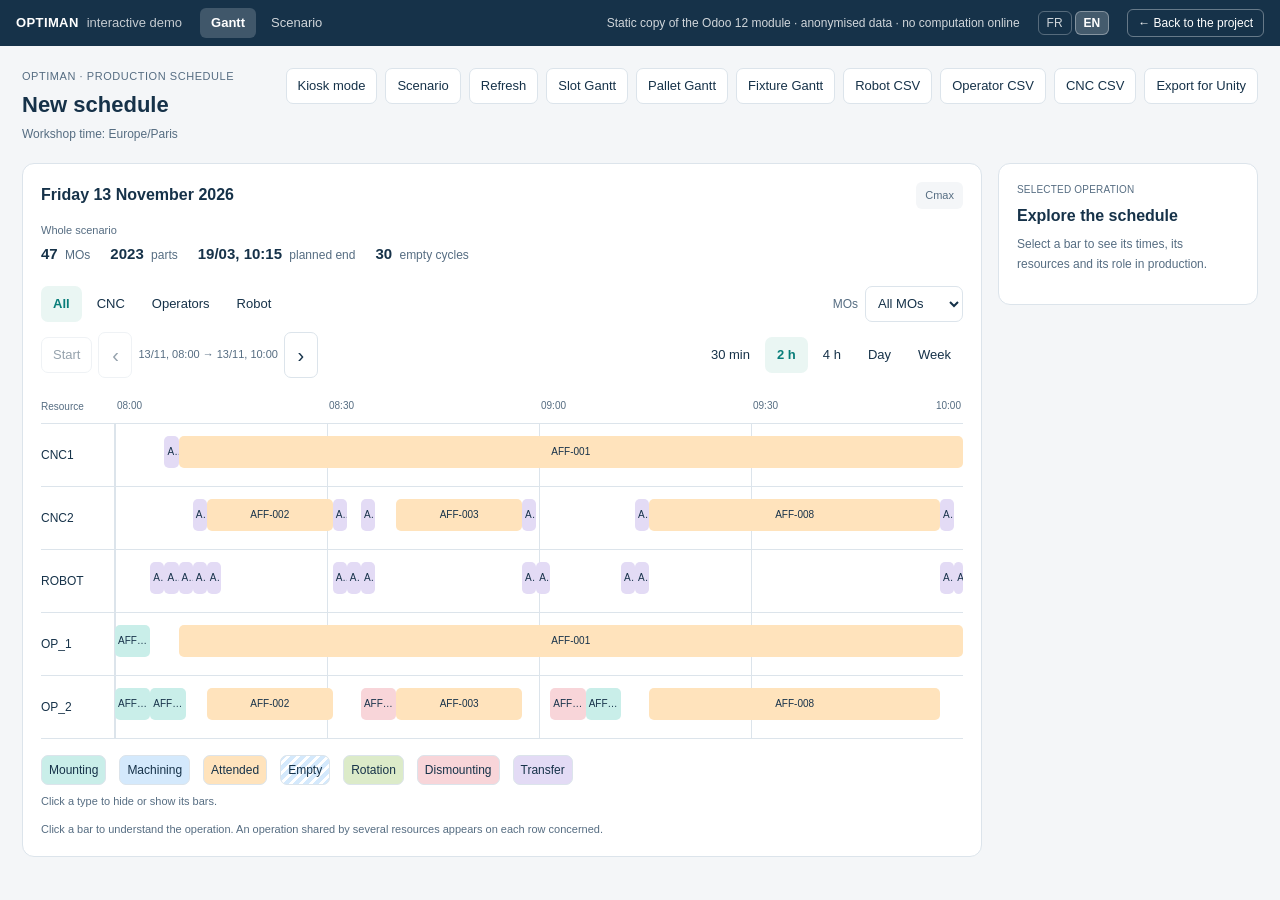
<file: demo/optiman/index.html>
<!doctype html>
<html lang="fr">
<head>
<meta charset="utf-8">
<meta name="viewport" content="width=device-width, initial-scale=1">
<meta name="color-scheme" content="light">
<meta name="robots" content="noindex">
<title>OPTIMAN — démonstration interactive · Nourddine Bouaziz</title>
<meta name="description" content="Démonstration interactive du planning OPTIMAN : Gantt des machines, du robot et des opérateurs, occupation des palettes et des montages. Copie statique de l'interface du module Odoo 12, sur un jeu de données anonymisé.">
<link rel="icon" href="data:image/svg+xml,<svg xmlns='http://www.w3.org/2000/svg' viewBox='0 0 100 100'><text y='.9em' font-size='90'>⚙️</text></svg>">
<link rel="canonical" href="https://bouaziznourddine.github.io/portfolio/demo/optiman/">
<link rel="stylesheet" href="css/demo.css">
<link rel="stylesheet" href="css/optiman_gantt.css">
</head>
<body>

<header class="demo_bar">
  <div class="demo_brand">OPTIMAN<span>démonstration interactive</span></div>
  <nav class="demo_nav" aria-label="Vues de la démonstration">
    <a class="demo_nav_link" data-view="gantt" href="#gantt">Gantt</a>
    <a class="demo_nav_link" data-view="scenario" href="#scenario">Scénario</a>
  </nav>
  <span class="demo_bar_note">Copie statique du module Odoo 12 · données anonymisées · aucun calcul en ligne</span>
  <div class="demo_lang" role="group" aria-label="Langue / Language">
    <button type="button" data-lang="fr" aria-pressed="true">FR</button>
    <button type="button" data-lang="en" aria-pressed="false">EN</button>
  </div>
  <a class="demo_back" href="../../projets/optiman.html">← Retour au projet</a>
</header>

<main id="demo-views">
  <div id="view-gantt"><p id="demo-loading">Chargement de la démonstration…</p></div>
  <div id="view-scenario" hidden></div>
</main>

<noscript><p style="padding:24px">Cette démonstration a besoin de JavaScript pour afficher le planning. / This demo needs JavaScript to display the schedule.</p></noscript>

<!-- Aide de l'onglet « Paramètres de la cellule », reprise de la vue formulaire du module. -->
<template id="tpl-params-help">
  <div class="demo_help">
    <h3>Explication des paramètres</h3>
    <h4>Durées des opérations (minutes)</h4>
    <div class="demo_help_scroll"><table>
      <thead><tr><th>Paramètre</th><th>Défaut</th><th>Sens</th></tr></thead>
      <tbody>
        <tr><td><code>T_MONTAGE</code></td><td><code>5</code></td><td>Montage du support sur la palette par l’opérateur, avant la 1re phase.</td></tr>
        <tr><td><code>T_ROTATION</code></td><td><code>2</code></td><td>Rotation par position pour les phases suivantes : préparation = 5 + 2 × positions.</td></tr>
        <tr><td><code>T_DEMONTAGE</code></td><td><code>5</code></td><td>Démontage par l’opérateur après chaque phase.</td></tr>
        <tr><td><code>T_ROBOT</code></td><td><code>2</code></td><td>Un trajet robot ; 4 par montage : table → rotary → CNC, puis CNC → rotary → table.</td></tr>
      </tbody>
    </table></div>
    <h4>Première pièce et nuit</h4>
    <div class="demo_help_scroll"><table>
      <thead><tr><th>Paramètre</th><th>Défaut</th><th>Sens</th></tr></thead>
      <tbody>
        <tr><td><code>T_SUIVI_PREMIERE_PIECE</code></td><td><code>null</code></td><td>null : l’opérateur suit toute la 1re pièce de chaque phase. Un nombre (ex. 30) : il ne suit que ces premières minutes, puis la CNC continue seule.</td></tr>
        <tr><td><code>SUIVI_PAUSE_AUTORISEE</code></td><td><code>false</code></td><td>Règle de l’atelier. false : le suivi se fait d’un seul bloc et finit le jour même ; s’il dépasse la journée, le calcul est refusé. true : pause à la fermeture, reprise le jour ouvré suivant.</td></tr>
        <tr><td><code>USINAGE_AUTONOME_NUIT</code></td><td><code>true</code></td><td>true : plusieurs jeux d’outils dans le magasin (dans sa capacité) et premières pièces d’abord pour remplir les nuits. false : un seul OF à la fois par CNC, séries enchaînées.</td></tr>
      </tbody>
    </table></div>
    <h4>Calendrier et ressources</h4>
    <div class="demo_help_scroll"><table>
      <thead><tr><th>Paramètre</th><th>Défaut</th><th>Sens</th></tr></thead>
      <tbody>
        <tr><td><code>HEURE_DEBUT, HEURE_FIN</code></td><td><code>480, 1020</code></td><td>Plage de travail des opérateurs en minutes depuis minuit : 480 = 8 h, 1020 = 17 h (420 = 7 h). Les CNC et le robot tournent aussi la nuit.</td></tr>
        <tr><td><code>JOURS_OUVRES</code></td><td><code>[0,1,2,3,4]</code></td><td>Jours travaillés : 0 = lundi … 6 = dimanche.</td></tr>
        <tr><td><code>NB_OPERATEURS</code></td><td><code>2</code></td><td>Opérateurs disponibles en même temps (1 à 100).</td></tr>
        <tr><td><code>NB_CNC</code></td><td><code>2</code></td><td>CNC actives : 1 ou 2.</td></tr>
        <tr><td><code>CAP_OUTIL_CNC1, CAP_OUTIL_CNC2</code></td><td><code>60, 150</code></td><td>Capacité du magasin d’outils de chaque CNC ; les outils d’une phase restent chargés du 1er au dernier montage.</td></tr>
      </tbody>
    </table></div>
    <h4>Palettes et supports</h4>
    <div class="demo_help_scroll"><table>
      <thead><tr><th>Paramètre</th><th>Défaut</th><th>Sens</th></tr></thead>
      <tbody>
        <tr><td><code>CAP_PALETTE_S, CAP_PALETTE_B</code></td><td><code>120, 50</code></td><td>Emplacements réservables S-1…S-120 et B-1…B-50.</td></tr>
        <tr><td><code>STOCK_PALETTE_S, STOCK_PALETTE_B</code></td><td><code>null</code></td><td>Palettes physiques ; null = autant que d’emplacements. Avec Planning + Détails, la valeur vient de « Qté palette maxi ».</td></tr>
        <tr><td><code>MONTAGES_DISPONIBLES</code></td><td><code>{}</code></td><td>Facultatif, ex. {"MONT-002": 40}. Le stock vient normalement de « Qty montage maxi » des OF ; une valeur différente est refusée.</td></tr>
      </tbody>
    </table></div>
    <h4>Enchaînement des phases</h4>
    <div class="demo_help_scroll"><table>
      <thead><tr><th>Paramètre</th><th>Défaut</th><th>Sens</th></tr></thead>
      <tbody>
        <tr><td><code>PRECEDENCE</code></td><td><code>phase</code></td><td>phase : la phase suivante attend la fin de toute la phase précédente ; palettes libérées entre les deux. montage : chaque montage passe à la phase suivante dès que sa phase est finie et garde sa palette.</td></tr>
      </tbody>
    </table></div>
    <h4>Score affiché après le calcul</h4>
    <div class="demo_help_scroll"><table>
      <thead><tr><th>Paramètre</th><th>Défaut</th><th>Sens</th></tr></thead>
      <tbody>
        <tr><td><code>W_RETARD</code></td><td><code>0.5</code></td><td>Poids du retard pondéré (retard × rang).</td></tr>
        <tr><td><code>W_MAKESPAN</code></td><td><code>0.2</code></td><td>Poids de la durée totale du planning.</td></tr>
        <tr><td><code>W_TEMPS_MORT</code></td><td><code>0.1</code></td><td>Poids des temps morts des CNC.</td></tr>
        <tr><td><code>W_PIECES</code></td><td><code>0.2</code></td><td>Poids du nombre de pièces (diminue le score).</td></tr>
      </tbody>
    </table></div>
    <p>Les poids W_* ne changent pas le planning : ils calculent seulement le score F affiché. L’ordre de construction dépend de l’algorithme choisi : Cmax (rang), EDD (échéance) ou SPT (temps le plus court).</p>
  </div>
</template>

<!-- Same help, in English (shown when the demonstration is in English). -->
<template id="tpl-params-help-en">
  <div class="demo_help">
    <h3>What the parameters mean</h3>
    <h4>Operation durations (minutes)</h4>
    <div class="demo_help_scroll"><table>
      <thead><tr><th>Parameter</th><th>Default</th><th>Meaning</th></tr></thead>
      <tbody>
        <tr><td><code>T_MONTAGE</code></td><td><code>5</code></td><td>Mounting of the fixture on the pallet by the operator, before the 1st phase.</td></tr>
        <tr><td><code>T_ROTATION</code></td><td><code>2</code></td><td>Rotation per position for the following phases: preparation = 5 + 2 × positions.</td></tr>
        <tr><td><code>T_DEMONTAGE</code></td><td><code>5</code></td><td>Dismounting by the operator after each phase.</td></tr>
        <tr><td><code>T_ROBOT</code></td><td><code>2</code></td><td>One robot move; 4 per fixture: table → rotary → CNC, then CNC → rotary → table.</td></tr>
      </tbody>
    </table></div>
    <h4>First part and night</h4>
    <div class="demo_help_scroll"><table>
      <thead><tr><th>Parameter</th><th>Default</th><th>Meaning</th></tr></thead>
      <tbody>
        <tr><td><code>T_SUIVI_PREMIERE_PIECE</code></td><td><code>null</code></td><td>null: the operator monitors the whole 1st part of each phase. A number (e.g. 30): the operator monitors only those first minutes, then the CNC continues on its own.</td></tr>
        <tr><td><code>SUIVI_PAUSE_AUTORISEE</code></td><td><code>false</code></td><td>Workshop rule. false: monitoring is done in one block and ends the same day; if it exceeds the day, the computation is refused. true: pause at closing time, resumption on the next working day.</td></tr>
        <tr><td><code>USINAGE_AUTONOME_NUIT</code></td><td><code>true</code></td><td>true: several tool sets in the magazine (within its capacity) and first parts first, to fill the nights. false: one MO at a time per CNC, batches run one after another.</td></tr>
      </tbody>
    </table></div>
    <h4>Calendar and resources</h4>
    <div class="demo_help_scroll"><table>
      <thead><tr><th>Parameter</th><th>Default</th><th>Meaning</th></tr></thead>
      <tbody>
        <tr><td><code>HEURE_DEBUT, HEURE_FIN</code></td><td><code>480, 1020</code></td><td>Operators’ working hours in minutes since midnight: 480 = 8 a.m., 1020 = 5 p.m. (420 = 7 a.m.). The CNCs and the robot also run at night.</td></tr>
        <tr><td><code>JOURS_OUVRES</code></td><td><code>[0,1,2,3,4]</code></td><td>Working days: 0 = Monday … 6 = Sunday.</td></tr>
        <tr><td><code>NB_OPERATEURS</code></td><td><code>2</code></td><td>Operators available at the same time (1 to 100).</td></tr>
        <tr><td><code>NB_CNC</code></td><td><code>2</code></td><td>Active CNCs: 1 or 2.</td></tr>
        <tr><td><code>CAP_OUTIL_CNC1, CAP_OUTIL_CNC2</code></td><td><code>60, 150</code></td><td>Capacity of each CNC’s tool magazine; the tools of a phase stay loaded from the 1st to the last fixture.</td></tr>
      </tbody>
    </table></div>
    <h4>Pallets and fixtures</h4>
    <div class="demo_help_scroll"><table>
      <thead><tr><th>Parameter</th><th>Default</th><th>Meaning</th></tr></thead>
      <tbody>
        <tr><td><code>CAP_PALETTE_S, CAP_PALETTE_B</code></td><td><code>120, 50</code></td><td>Reservable slots S-1…S-120 and B-1…B-50.</td></tr>
        <tr><td><code>STOCK_PALETTE_S, STOCK_PALETTE_B</code></td><td><code>null</code></td><td>Physical pallets; null = as many as slots. With Planning + Details, the value comes from “Qté palette maxi”.</td></tr>
        <tr><td><code>MONTAGES_DISPONIBLES</code></td><td><code>{}</code></td><td>Optional, e.g. {"MONT-002": 40}. The stock normally comes from the “Qty montage maxi” of the MOs; a different value is refused.</td></tr>
      </tbody>
    </table></div>
    <h4>Phase sequencing</h4>
    <div class="demo_help_scroll"><table>
      <thead><tr><th>Parameter</th><th>Default</th><th>Meaning</th></tr></thead>
      <tbody>
        <tr><td><code>PRECEDENCE</code></td><td><code>phase</code></td><td>phase: the next phase waits for the end of the whole previous phase; pallets are released in between. montage: each fixture moves on to the next phase as soon as its phase is finished and keeps its pallet.</td></tr>
      </tbody>
    </table></div>
    <h4>Score displayed after the computation</h4>
    <div class="demo_help_scroll"><table>
      <thead><tr><th>Parameter</th><th>Default</th><th>Meaning</th></tr></thead>
      <tbody>
        <tr><td><code>W_RETARD</code></td><td><code>0.5</code></td><td>Weight of the weighted lateness (lateness × rank).</td></tr>
        <tr><td><code>W_MAKESPAN</code></td><td><code>0.2</code></td><td>Weight of the total duration of the schedule.</td></tr>
        <tr><td><code>W_TEMPS_MORT</code></td><td><code>0.1</code></td><td>Weight of the CNC idle times.</td></tr>
        <tr><td><code>W_PIECES</code></td><td><code>0.2</code></td><td>Weight of the number of parts (lowers the score).</td></tr>
      </tbody>
    </table></div>
    <p>The W_* weights do not change the schedule: they only compute the displayed score F. The construction order depends on the chosen algorithm: Cmax (rank), EDD (due date) or SPT (shortest time).</p>
  </div>
</template>

<!-- Bibliothèque telle que livrée avec Odoo 12, puis données enregistrées, puis code du module. -->
<script defer src="js/lib/jquery.js"></script>
<script defer src="js/demo_i18n.js"></script>
<script defer src="data/scenario.js"></script>
<script defer src="js/optiman_templates.js"></script>
<script defer src="js/odoo_shim.js"></script>
<script defer src="js/optiman_gantt.js"></script>
<script defer src="js/optiman_stock.js"></script>
<script defer src="js/demo_app.js"></script>
<script data-goatcounter="https://bouaziznourddine.goatcounter.com/count" async src="https://gc.zgo.at/count.js"></script>
</body>
</html>
</file>
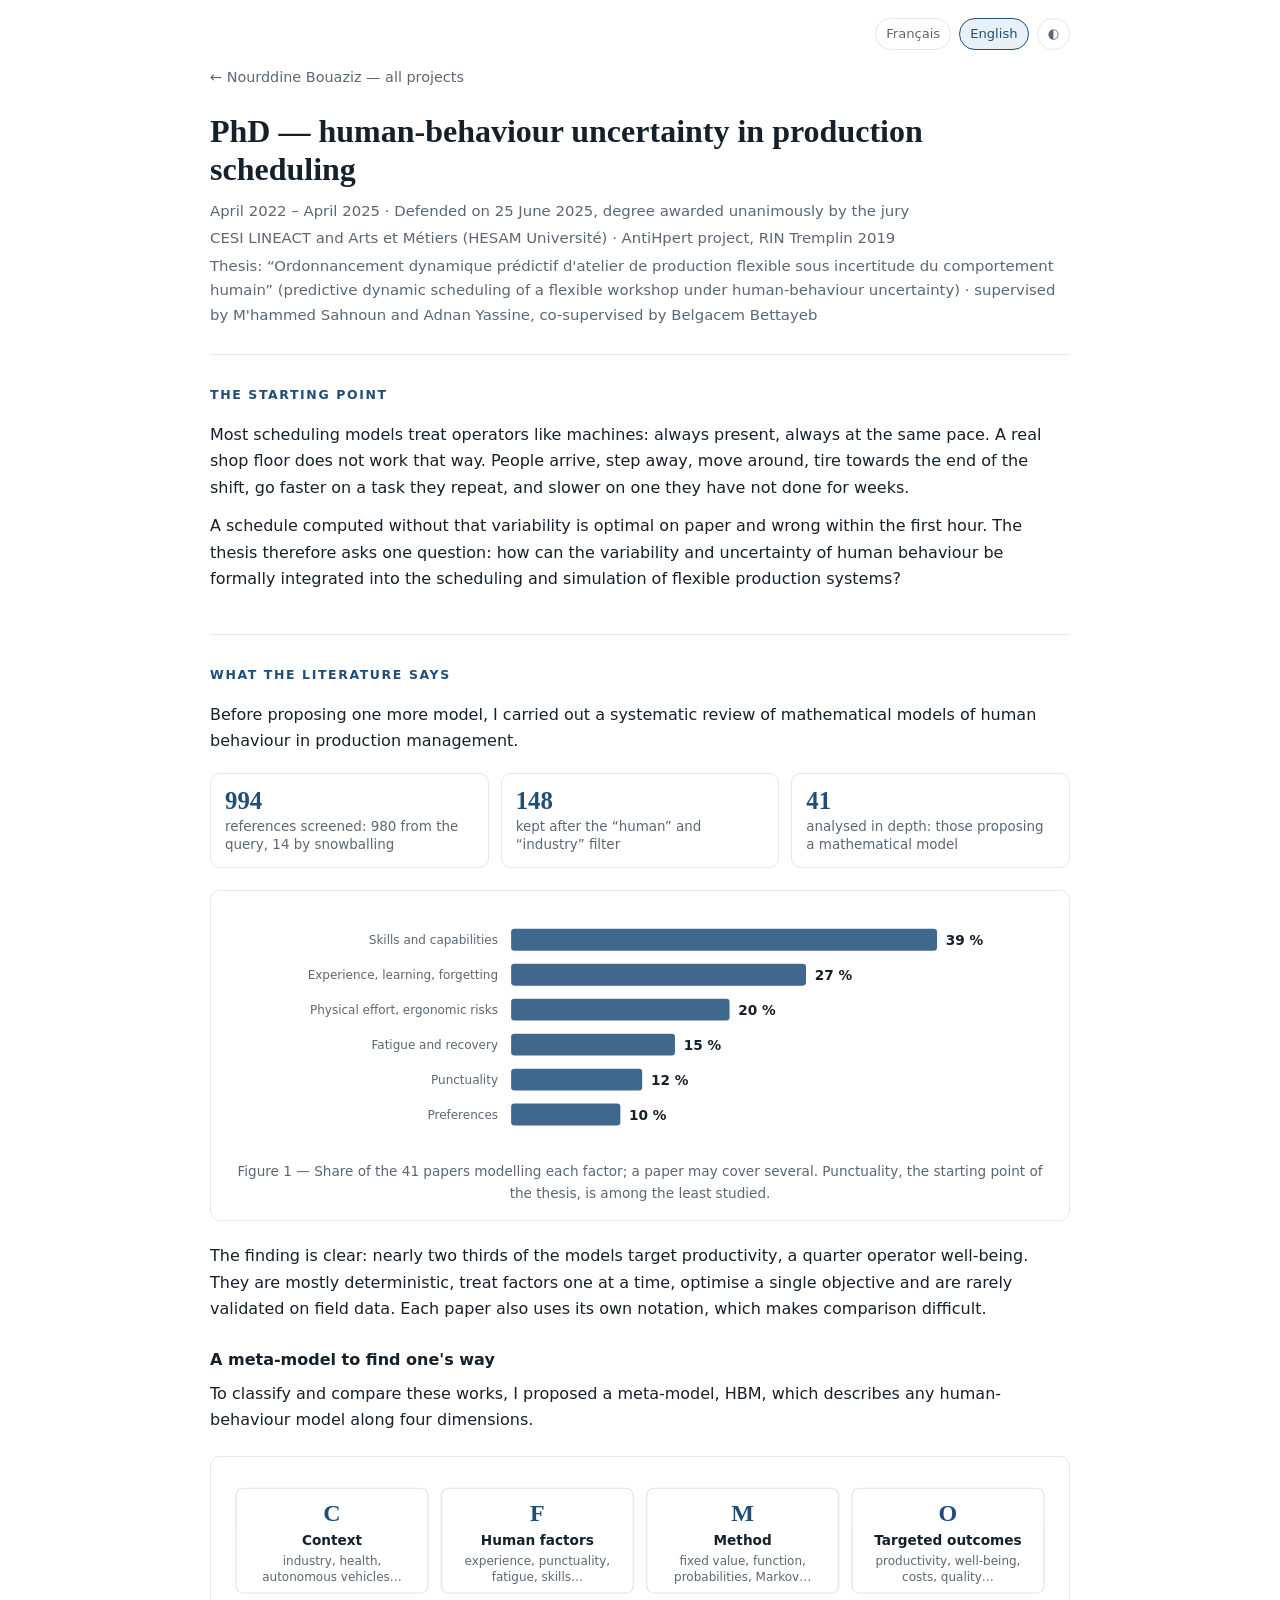
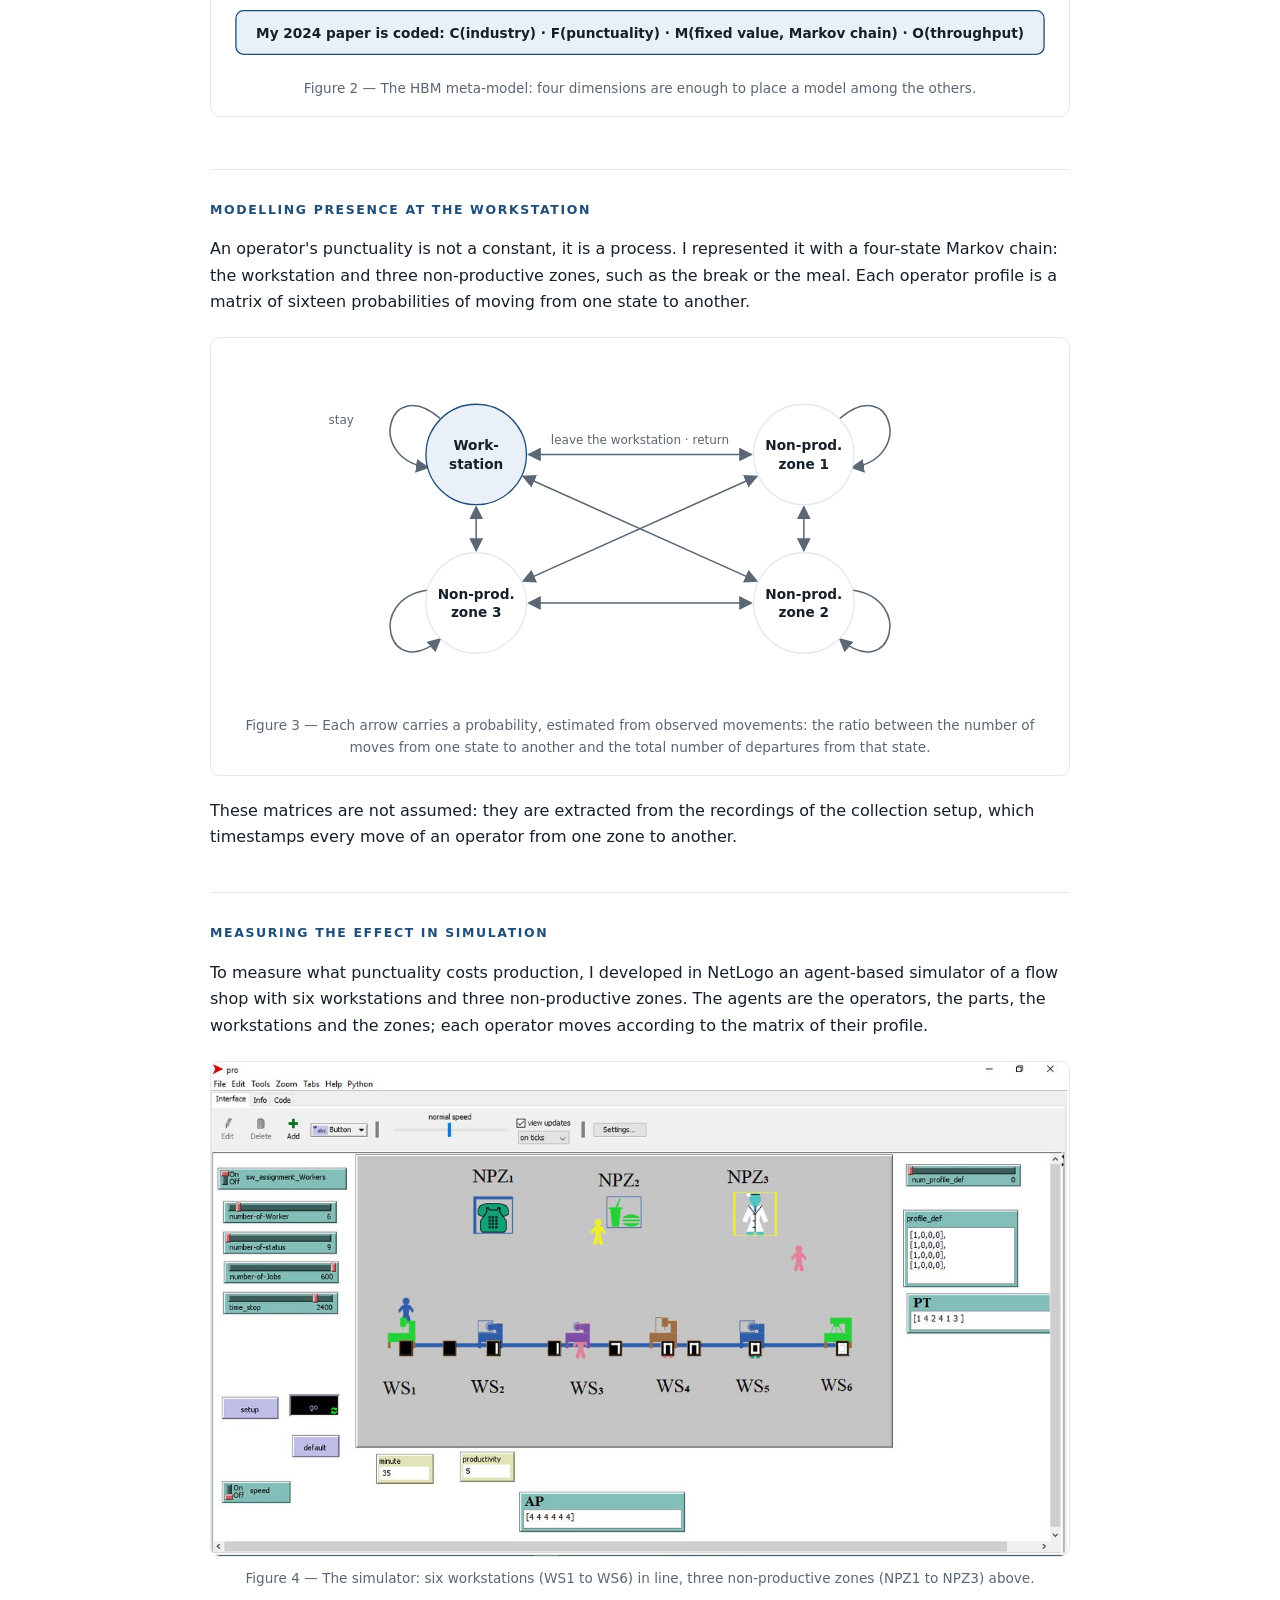
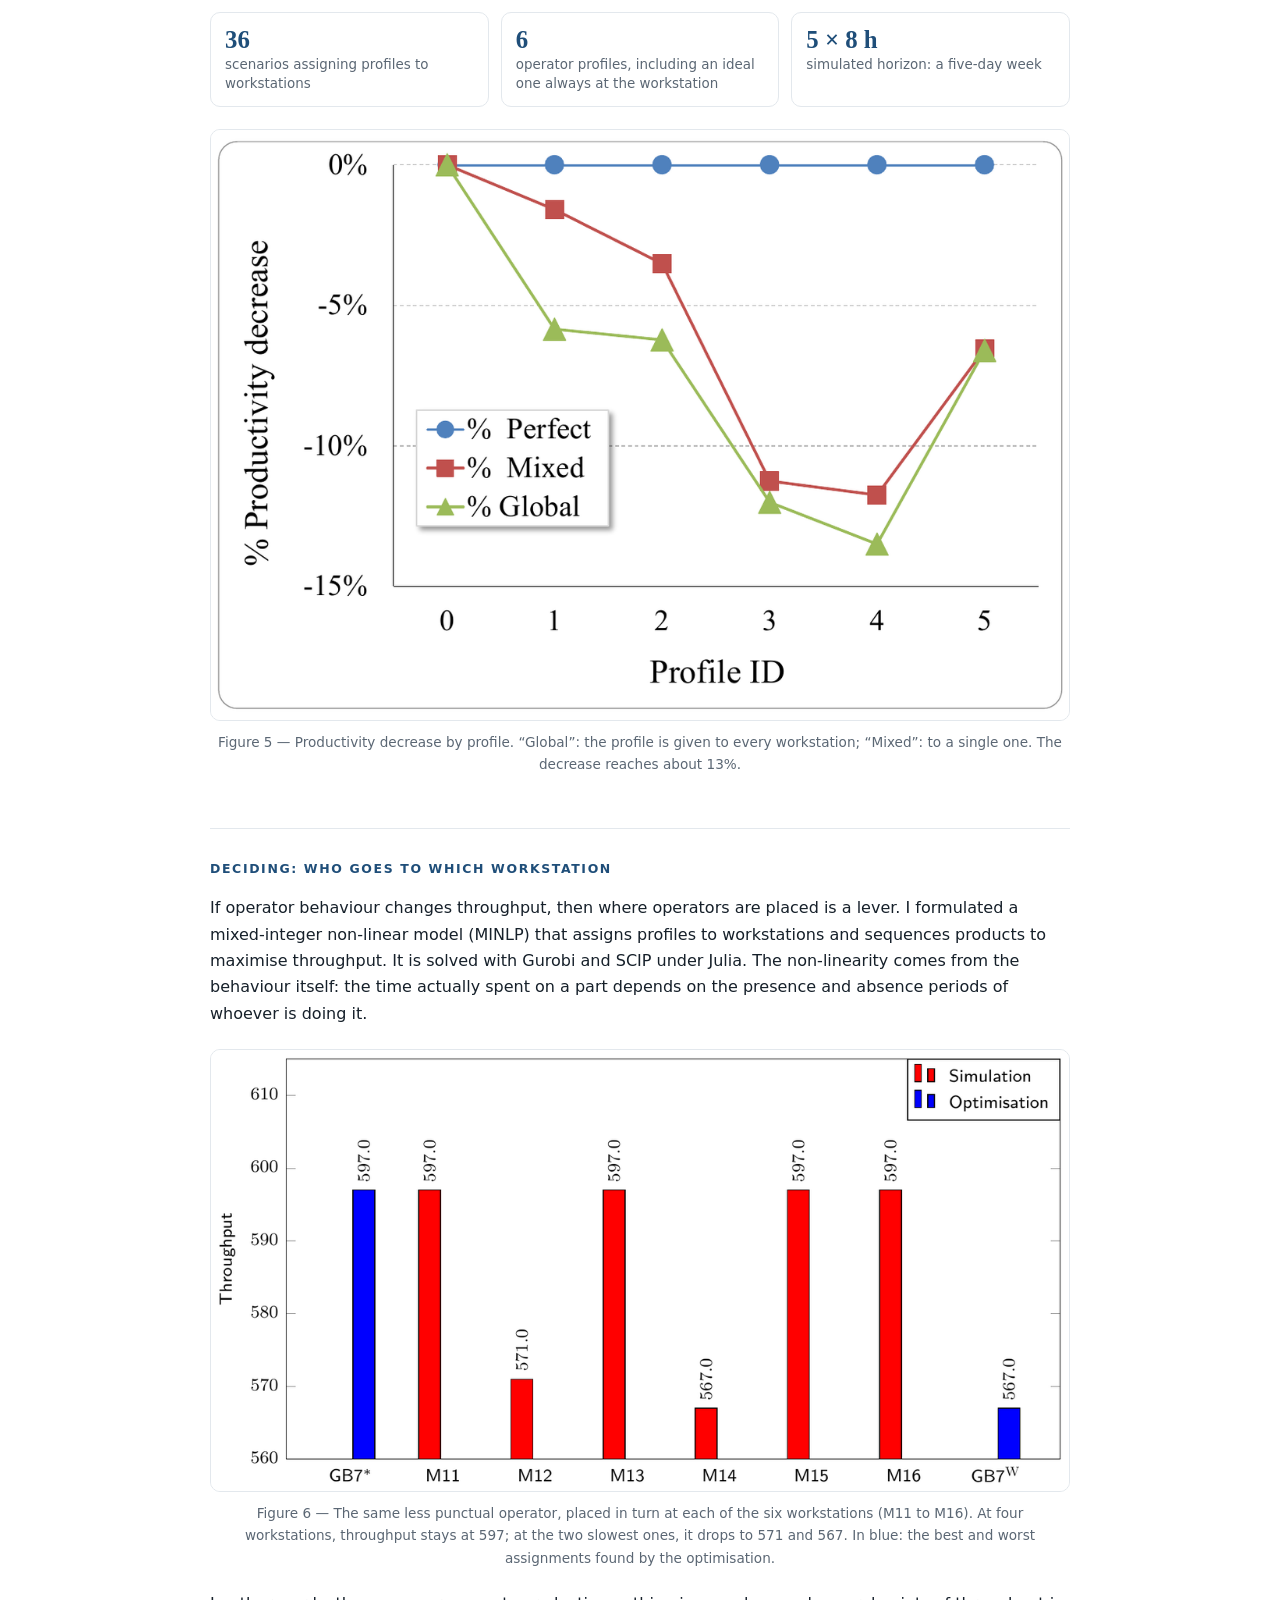
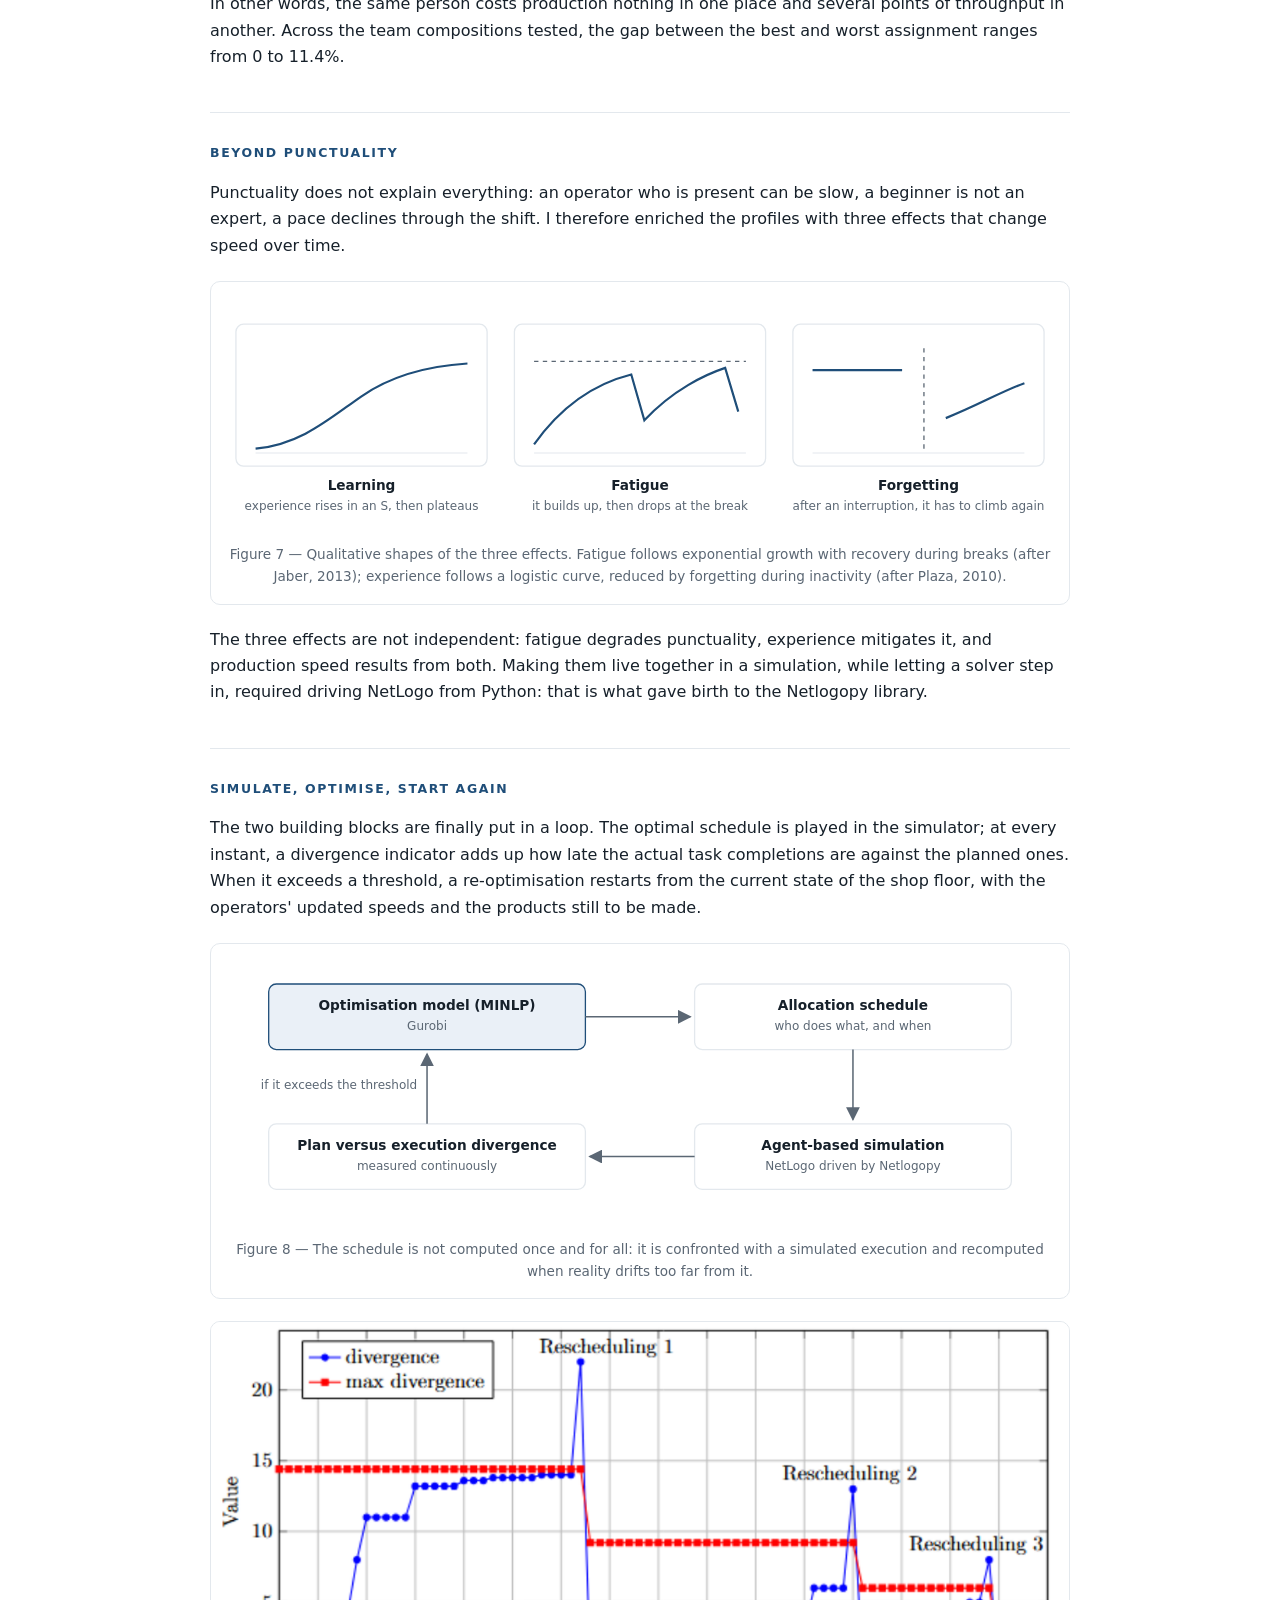
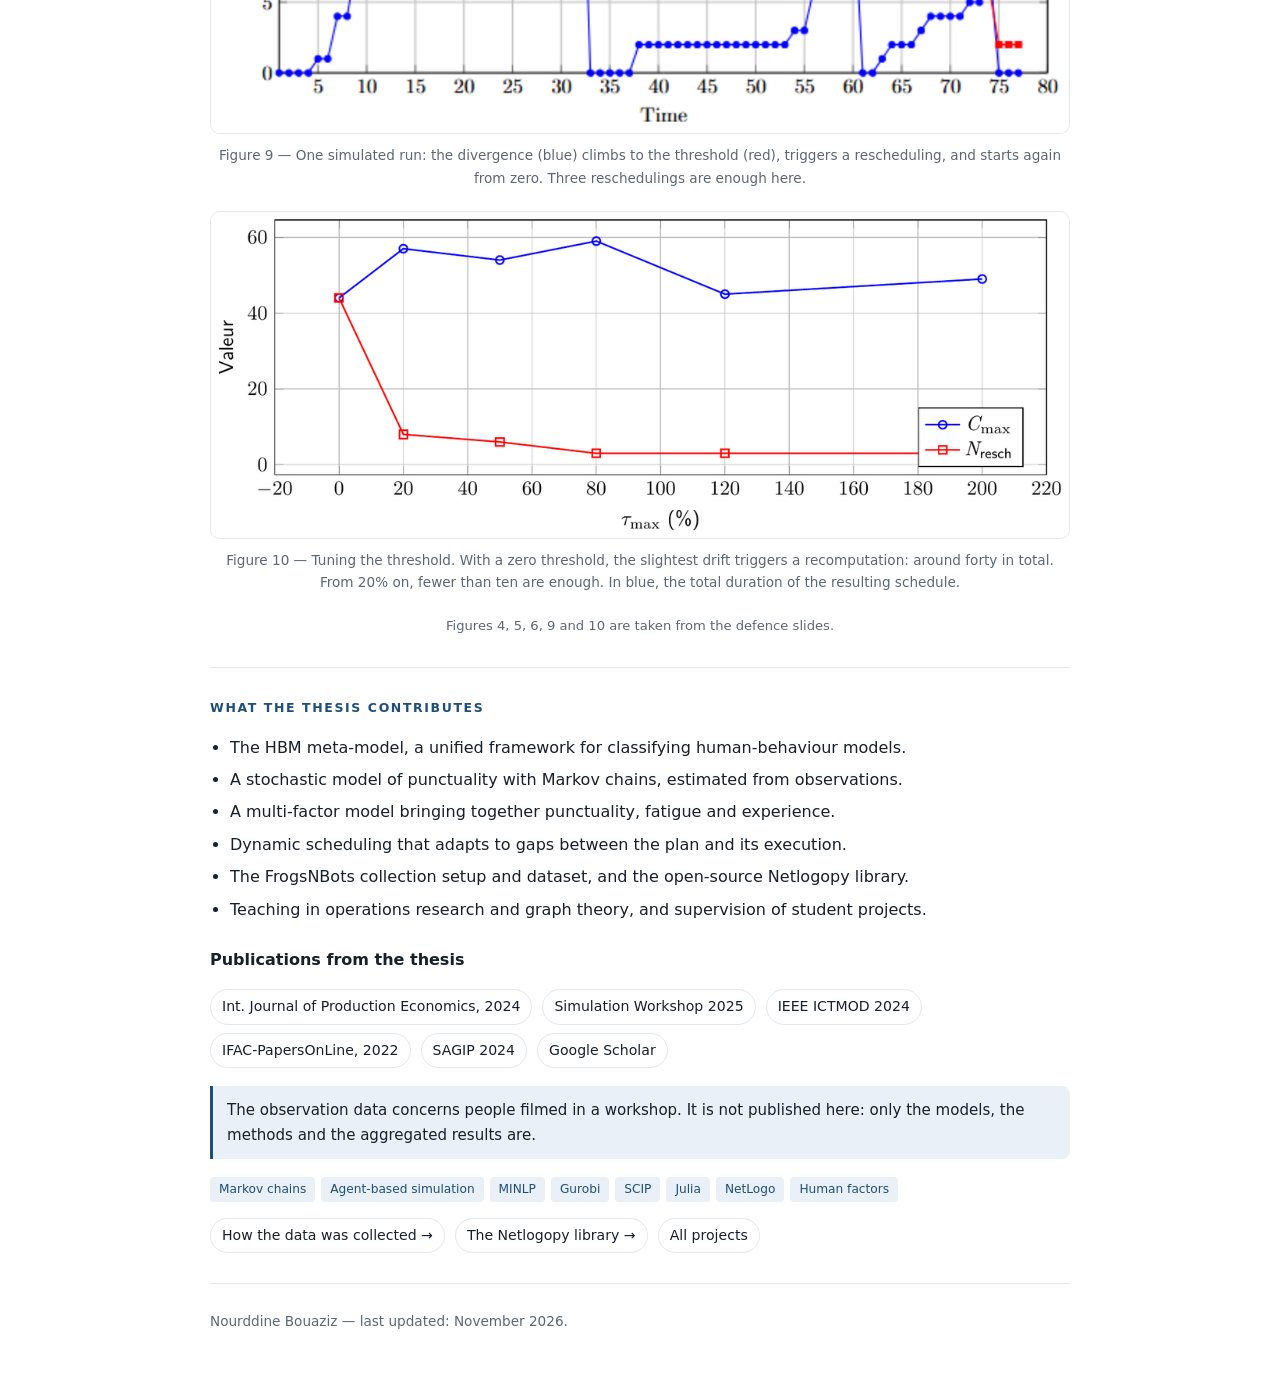
<file: projets/doctorat.html>
<!doctype html>
<html lang="fr" data-title-en="PhD — human-behaviour uncertainty in production scheduling · Nourddine Bouaziz">
<head>
<meta charset="utf-8">
<meta name="viewport" content="width=device-width, initial-scale=1">
<title>Doctorat — l'incertitude du comportement humain dans l'ordonnancement · Nourddine Bouaziz</title>
<meta name="description" content="Doctorat : modéliser la ponctualité, la fatigue, l'apprentissage et l'oubli des opérateurs par chaînes de Markov, les simuler en multi-agents et les intégrer à un modèle MINLP d'ordonnancement.">
<link rel="icon" href="data:image/svg+xml,<svg xmlns='http://www.w3.org/2000/svg' viewBox='0 0 100 100'><text y='.9em' font-size='90'>⚙️</text></svg>">
<link rel="canonical" href="https://bouaziznourddine.github.io/portfolio/projets/doctorat.html">
<link rel="stylesheet" href="../assets/projet.css">
</head>
<body>
<div class="wrap">

  <div class="toolbar">
    <button id="btn-fr" aria-pressed="true">Français</button>
    <button id="btn-en" aria-pressed="false">English</button>
    <button id="btn-theme" aria-pressed="false" title="Thème clair / sombre">◐</button>
  </div>

  <a class="back" href="../index.html" data-fr="← Nourddine Bouaziz — tous les projets" data-en="← Nourddine Bouaziz — all projects">← Nourddine Bouaziz — tous les projets</a>

  <header>
    <h1 data-fr="Doctorat — l'incertitude du comportement humain dans l'ordonnancement" data-en="PhD — human-behaviour uncertainty in production scheduling">Doctorat — l'incertitude du comportement humain dans l'ordonnancement</h1>
    <p class="meta" data-fr="Avril 2022 – avril 2025 · Soutenue le 25 juin 2025, grade décerné à l'unanimité du jury" data-en="April 2022 – April 2025 · Defended on 25 June 2025, degree awarded unanimously by the jury">Avril 2022 – avril 2025 · Soutenue le 25 juin 2025, grade décerné à l'unanimité du jury</p>
    <p class="meta" data-fr="CESI LINEACT et Arts et Métiers (HESAM Université) · projet AntiHpert, RIN Tremplin 2019" data-en="CESI LINEACT and Arts et Métiers (HESAM Université) · AntiHpert project, RIN Tremplin 2019">CESI LINEACT et Arts et Métiers (HESAM Université) · projet AntiHpert, RIN Tremplin 2019</p>
    <p class="meta" data-fr="Thèse : « Ordonnancement dynamique prédictif d'atelier de production flexible sous incertitude du comportement humain » · dirigée par M'hammed Sahnoun et Adnan Yassine, co-encadrée par Belgacem Bettayeb" data-en="Thesis: “Ordonnancement dynamique prédictif d'atelier de production flexible sous incertitude du comportement humain” (predictive dynamic scheduling of a flexible workshop under human-behaviour uncertainty) · supervised by M'hammed Sahnoun and Adnan Yassine, co-supervised by Belgacem Bettayeb">Thèse : « Ordonnancement dynamique prédictif d'atelier de production flexible sous incertitude du comportement humain » · dirigée par M'hammed Sahnoun et Adnan Yassine, co-encadrée par Belgacem Bettayeb</p>
  </header>

  <section>
    <h2 data-fr="Le point de départ" data-en="The starting point">Le point de départ</h2>
    <p data-fr="La plupart des modèles d'ordonnancement traitent les opérateurs comme des machines : toujours présents, toujours à la même vitesse. Un atelier réel ne fonctionne pas ainsi. Les gens arrivent, s'absentent, se déplacent, fatiguent en fin de poste, vont plus vite sur une tâche qu'ils répètent, et plus lentement sur une tâche qu'ils n'ont pas faite depuis des semaines." data-en="Most scheduling models treat operators like machines: always present, always at the same pace. A real shop floor does not work that way. People arrive, step away, move around, tire towards the end of the shift, go faster on a task they repeat, and slower on one they have not done for weeks.">La plupart des modèles d'ordonnancement traitent les opérateurs comme des machines : toujours présents, toujours à la même vitesse. Un atelier réel ne fonctionne pas ainsi. Les gens arrivent, s'absentent, se déplacent, fatiguent en fin de poste, vont plus vite sur une tâche qu'ils répètent, et plus lentement sur une tâche qu'ils n'ont pas faite depuis des semaines.</p>
    <p data-fr="Un planning calculé sans cette variabilité est optimal sur le papier et faux dès la première heure. La thèse pose donc une question : comment intégrer formellement la variabilité et l'incertitude du comportement humain dans l'ordonnancement et la simulation des systèmes de production flexibles ?" data-en="A schedule computed without that variability is optimal on paper and wrong within the first hour. The thesis therefore asks one question: how can the variability and uncertainty of human behaviour be formally integrated into the scheduling and simulation of flexible production systems?">Un planning calculé sans cette variabilité est optimal sur le papier et faux dès la première heure. La thèse pose donc une question : comment intégrer formellement la variabilité et l'incertitude du comportement humain dans l'ordonnancement et la simulation des systèmes de production flexibles ?</p>
  </section>

  <section>
    <h2 data-fr="Ce que dit la littérature" data-en="What the literature says">Ce que dit la littérature</h2>
    <p data-fr="Avant de proposer un modèle de plus, j'ai mené une revue systématique des modèles mathématiques du comportement humain en gestion de production." data-en="Before proposing one more model, I carried out a systematic review of mathematical models of human behaviour in production management.">Avant de proposer un modèle de plus, j'ai mené une revue systématique des modèles mathématiques du comportement humain en gestion de production.</p>

    <div class="facts">
      <div class="fact"><b>994</b><span data-fr="références examinées : 980 par requête, 14 par boule de neige" data-en="references screened: 980 from the query, 14 by snowballing">références examinées : 980 par requête, 14 par boule de neige</span></div>
      <div class="fact"><b>148</b><span data-fr="retenues après le filtre « humain » et « industrie »" data-en="kept after the “human” and “industry” filter">retenues après le filtre « humain » et « industrie »</span></div>
      <div class="fact"><b>41</b><span data-fr="analysées en détail : celles qui proposent un modèle mathématique" data-en="analysed in depth: those proposing a mathematical model">analysées en détail : celles qui proposent un modèle mathématique</span></div>
    </div>

    <figure class="fig">
      <svg viewBox="0 0 760 222" role="img" aria-labelledby="g0t">
        <title id="g0t" data-fr="Facteurs humains modélisés dans les 41 articles" data-en="Human factors modelled in the 41 papers">Facteurs humains modélisés dans les 41 articles</title>
        <text class="s-s" x="250" y="34" text-anchor="end" data-fr="Compétences et capacités" data-en="Skills and capabilities">Compétences et capacités</text>
        <rect class="s-bar" x="262" y="20" width="390" height="20" rx="3"/><text class="s-t" x="660" y="35">39 %</text>
        <text class="s-s" x="250" y="66" text-anchor="end" data-fr="Expérience, apprentissage, oubli" data-en="Experience, learning, forgetting">Expérience, apprentissage, oubli</text>
        <rect class="s-bar" x="262" y="52" width="270" height="20" rx="3"/><text class="s-t" x="540" y="67">27 %</text>
        <text class="s-s" x="250" y="98" text-anchor="end" data-fr="Effort physique, risques ergonomiques" data-en="Physical effort, ergonomic risks">Effort physique, risques ergonomiques</text>
        <rect class="s-bar" x="262" y="84" width="200" height="20" rx="3"/><text class="s-t" x="470" y="99">20 %</text>
        <text class="s-s" x="250" y="130" text-anchor="end" data-fr="Fatigue et récupération" data-en="Fatigue and recovery">Fatigue et récupération</text>
        <rect class="s-bar" x="262" y="116" width="150" height="20" rx="3"/><text class="s-t" x="420" y="131">15 %</text>
        <text class="s-s" x="250" y="162" text-anchor="end" data-fr="Ponctualité" data-en="Punctuality">Ponctualité</text>
        <rect class="s-bar" x="262" y="148" width="120" height="20" rx="3"/><text class="s-t" x="390" y="163">12 %</text>
        <text class="s-s" x="250" y="194" text-anchor="end" data-fr="Préférences" data-en="Preferences">Préférences</text>
        <rect class="s-bar" x="262" y="180" width="100" height="20" rx="3"/><text class="s-t" x="370" y="195">10 %</text>
      </svg>
      <figcaption data-fr="Figure 1 — Part des 41 articles qui modélisent chaque facteur ; un article peut en traiter plusieurs. La ponctualité, point de départ de la thèse, est parmi les moins étudiées." data-en="Figure 1 — Share of the 41 papers modelling each factor; a paper may cover several. Punctuality, the starting point of the thesis, is among the least studied.">Figure 1 — Part des 41 articles qui modélisent chaque facteur ; un article peut en traiter plusieurs. La ponctualité, point de départ de la thèse, est parmi les moins étudiées.</figcaption>
    </figure>

    <p data-fr="Le constat est net : près des deux tiers des modèles visent la productivité, un quart le bien-être des opérateurs. Ils sont le plus souvent déterministes, traitent les facteurs un par un, optimisent un seul objectif et sont rarement validés sur des données de terrain. Chaque article utilise en outre ses propres notations, ce qui rend les comparaisons difficiles." data-en="The finding is clear: nearly two thirds of the models target productivity, a quarter operator well-being. They are mostly deterministic, treat factors one at a time, optimise a single objective and are rarely validated on field data. Each paper also uses its own notation, which makes comparison difficult.">Le constat est net : près des deux tiers des modèles visent la productivité, un quart le bien-être des opérateurs. Ils sont le plus souvent déterministes, traitent les facteurs un par un, optimisent un seul objectif et sont rarement validés sur des données de terrain. Chaque article utilise en outre ses propres notations, ce qui rend les comparaisons difficiles.</p>

    <h3 data-fr="Un métamodèle pour s'y retrouver" data-en="A meta-model to find one's way">Un métamodèle pour s'y retrouver</h3>
    <p data-fr="Pour classer et comparer ces travaux, j'ai proposé un métamodèle, HBM, qui décrit tout modèle de comportement humain par quatre dimensions." data-en="To classify and compare these works, I proposed a meta-model, HBM, which describes any human-behaviour model along four dimensions.">Pour classer et comparer ces travaux, j'ai proposé un métamodèle, HBM, qui décrit tout modèle de comportement humain par quatre dimensions.</p>

    <figure class="fig">
      <svg viewBox="0 0 760 178" role="img" aria-labelledby="g0bt">
        <title id="g0bt" data-fr="Les quatre dimensions du métamodèle HBM" data-en="The four dimensions of the HBM meta-model">Les quatre dimensions du métamodèle HBM</title>
        <rect class="s-box2" x="10" y="14" width="176" height="96" rx="7"/>
        <text class="s-n" x="98" y="44" text-anchor="middle">C</text>
        <text class="s-t" x="98" y="66" text-anchor="middle" data-fr="Contexte" data-en="Context">Contexte</text>
        <text class="s-s" x="98" y="84" text-anchor="middle" data-fr="industrie, santé," data-en="industry, health,">industrie, santé,</text>
        <text class="s-s" x="98" y="99" text-anchor="middle" data-fr="véhicules autonomes…" data-en="autonomous vehicles…">véhicules autonomes…</text>

        <rect class="s-box2" x="198" y="14" width="176" height="96" rx="7"/>
        <text class="s-n" x="286" y="44" text-anchor="middle">F</text>
        <text class="s-t" x="286" y="66" text-anchor="middle" data-fr="Facteurs humains" data-en="Human factors">Facteurs humains</text>
        <text class="s-s" x="286" y="84" text-anchor="middle" data-fr="expérience, ponctualité," data-en="experience, punctuality,">expérience, ponctualité,</text>
        <text class="s-s" x="286" y="99" text-anchor="middle" data-fr="fatigue, compétences…" data-en="fatigue, skills…">fatigue, compétences…</text>

        <rect class="s-box2" x="386" y="14" width="176" height="96" rx="7"/>
        <text class="s-n" x="474" y="44" text-anchor="middle">M</text>
        <text class="s-t" x="474" y="66" text-anchor="middle" data-fr="Méthode" data-en="Method">Méthode</text>
        <text class="s-s" x="474" y="84" text-anchor="middle" data-fr="valeur fixe, fonction," data-en="fixed value, function,">valeur fixe, fonction,</text>
        <text class="s-s" x="474" y="99" text-anchor="middle" data-fr="probabilités, Markov…" data-en="probabilities, Markov…">probabilités, Markov…</text>

        <rect class="s-box2" x="574" y="14" width="176" height="96" rx="7"/>
        <text class="s-n" x="662" y="44" text-anchor="middle">O</text>
        <text class="s-t" x="662" y="66" text-anchor="middle" data-fr="Résultats visés" data-en="Targeted outcomes">Résultats visés</text>
        <text class="s-s" x="662" y="84" text-anchor="middle" data-fr="productivité, bien-être," data-en="productivity, well-being,">productivité, bien-être,</text>
        <text class="s-s" x="662" y="99" text-anchor="middle" data-fr="coûts, qualité…" data-en="costs, quality…">coûts, qualité…</text>

        <rect class="s-box" x="10" y="126" width="740" height="40" rx="7"/>
        <text class="s-t" x="380" y="151" text-anchor="middle" data-fr="Mon article de 2024 se code : C(industrie) · F(ponctualité) · M(valeur fixe, chaîne de Markov) · O(débit)" data-en="My 2024 paper is coded: C(industry) · F(punctuality) · M(fixed value, Markov chain) · O(throughput)">Mon article de 2024 se code : C(industrie) · F(ponctualité) · M(valeur fixe, chaîne de Markov) · O(débit)</text>
      </svg>
      <figcaption data-fr="Figure 2 — Le métamodèle HBM : quatre dimensions suffisent à situer un modèle parmi les autres." data-en="Figure 2 — The HBM meta-model: four dimensions are enough to place a model among the others.">Figure 2 — Le métamodèle HBM : quatre dimensions suffisent à situer un modèle parmi les autres.</figcaption>
    </figure>
  </section>

  <section>
    <h2 data-fr="Modéliser la présence au poste" data-en="Modelling presence at the workstation">Modéliser la présence au poste</h2>
    <p data-fr="La ponctualité d'un opérateur n'est pas une constante, c'est un processus. Je l'ai représentée par une chaîne de Markov à quatre états : le poste de travail et trois zones non productives, comme la pause ou le repas. Chaque profil d'opérateur est une matrice de seize probabilités de passage d'un état à l'autre." data-en="An operator's punctuality is not a constant, it is a process. I represented it with a four-state Markov chain: the workstation and three non-productive zones, such as the break or the meal. Each operator profile is a matrix of sixteen probabilities of moving from one state to another.">La ponctualité d'un opérateur n'est pas une constante, c'est un processus. Je l'ai représentée par une chaîne de Markov à quatre états : le poste de travail et trois zones non productives, comme la pause ou le repas. Chaque profil d'opérateur est une matrice de seize probabilités de passage d'un état à l'autre.</p>

    <figure class="fig">
      <svg viewBox="0 0 760 320" role="img" aria-labelledby="g1t">
        <title id="g1t" data-fr="Chaîne de Markov à quatre états de la présence au poste" data-en="Four-state Markov chain of presence at the workstation">Chaîne de Markov à quatre états de la présence au poste</title>
        <defs><marker id="ag1" markerWidth="9" markerHeight="9" refX="8" refY="4.5" orient="auto-start-reverse"><path d="M0,0 L9,4.5 L0,9 z" class="s-ar"/></marker></defs>

        <path class="s-l" d="M278,92 L482,92" marker-start="url(#ag1)" marker-end="url(#ag1)"/>
        <path class="s-l" d="M530,140 L530,180" marker-start="url(#ag1)" marker-end="url(#ag1)"/>
        <path class="s-l" d="M482,228 L278,228" marker-start="url(#ag1)" marker-end="url(#ag1)"/>
        <path class="s-l" d="M230,180 L230,140" marker-start="url(#ag1)" marker-end="url(#ag1)"/>
        <path class="s-l" d="M273,112 L487,208" marker-start="url(#ag1)" marker-end="url(#ag1)"/>
        <path class="s-l" d="M487,112 L273,208" marker-start="url(#ag1)" marker-end="url(#ag1)"/>

        <path class="s-l" d="M197,59 C150,18 128,96 186,104" marker-end="url(#ag1)"/>
        <path class="s-l" d="M563,59 C610,18 632,96 574,104" marker-end="url(#ag1)"/>
        <path class="s-l" d="M574,216 C632,224 610,302 563,261" marker-end="url(#ag1)"/>
        <path class="s-l" d="M186,216 C128,224 150,302 197,261" marker-end="url(#ag1)"/>

        <circle class="s-box" cx="230" cy="92" r="46"/>
        <text class="s-t" x="230" y="88" text-anchor="middle" data-fr="Poste de" data-en="Work-">Poste de</text>
        <text class="s-t" x="230" y="105" text-anchor="middle" data-fr="travail" data-en="station">travail</text>

        <circle class="s-box2" cx="530" cy="92" r="46"/>
        <text class="s-t" x="530" y="88" text-anchor="middle" data-fr="Zone non" data-en="Non-prod.">Zone non</text>
        <text class="s-t" x="530" y="105" text-anchor="middle" data-fr="productive 1" data-en="zone 1">productive 1</text>

        <circle class="s-box2" cx="530" cy="228" r="46"/>
        <text class="s-t" x="530" y="224" text-anchor="middle" data-fr="Zone non" data-en="Non-prod.">Zone non</text>
        <text class="s-t" x="530" y="241" text-anchor="middle" data-fr="productive 2" data-en="zone 2">productive 2</text>

        <circle class="s-box2" cx="230" cy="228" r="46"/>
        <text class="s-t" x="230" y="224" text-anchor="middle" data-fr="Zone non" data-en="Non-prod.">Zone non</text>
        <text class="s-t" x="230" y="241" text-anchor="middle" data-fr="productive 3" data-en="zone 3">productive 3</text>

        <text class="s-s" x="118" y="64" text-anchor="end" data-fr="rester" data-en="stay">rester</text>
        <text class="s-s" x="380" y="82" text-anchor="middle" data-fr="quitter le poste · y revenir" data-en="leave the workstation · return">quitter le poste · y revenir</text>
      </svg>
      <figcaption data-fr="Figure 3 — Chaque flèche porte une probabilité, estimée à partir des déplacements observés : le rapport entre le nombre de passages d'un état à un autre et le nombre total de départs de cet état." data-en="Figure 3 — Each arrow carries a probability, estimated from observed movements: the ratio between the number of moves from one state to another and the total number of departures from that state.">Figure 3 — Chaque flèche porte une probabilité, estimée à partir des déplacements observés : le rapport entre le nombre de passages d'un état à un autre et le nombre total de départs de cet état.</figcaption>
    </figure>

    <p data-fr="Ces matrices ne sont pas postulées : elles sont extraites des enregistrements du dispositif de collecte, qui horodate chaque passage d'un opérateur d'une zone à l'autre." data-en="These matrices are not assumed: they are extracted from the recordings of the collection setup, which timestamps every move of an operator from one zone to another.">Ces matrices ne sont pas postulées : elles sont extraites des enregistrements du dispositif de collecte, qui horodate chaque passage d'un opérateur d'une zone à l'autre.</p>
  </section>

  <section>
    <h2 data-fr="Mesurer l'effet en simulation" data-en="Measuring the effect in simulation">Mesurer l'effet en simulation</h2>
    <p data-fr="Pour mesurer ce que la ponctualité coûte à la production, j'ai développé sous NetLogo un simulateur multi-agents d'un flow-shop à six postes et trois zones non productives. Les agents sont les opérateurs, les pièces, les postes et les zones ; chaque opérateur se déplace selon la matrice de son profil." data-en="To measure what punctuality costs production, I developed in NetLogo an agent-based simulator of a flow shop with six workstations and three non-productive zones. The agents are the operators, the parts, the workstations and the zones; each operator moves according to the matrix of their profile.">Pour mesurer ce que la ponctualité coûte à la production, j'ai développé sous NetLogo un simulateur multi-agents d'un flow-shop à six postes et trois zones non productives. Les agents sont les opérateurs, les pièces, les postes et les zones ; chaque opérateur se déplace selon la matrice de son profil.</p>

    <figure class="media">
      <img src="../media/img/these-simulateur-netlogo.jpg" width="1200" height="691" loading="lazy" alt="Le simulateur NetLogo : six postes de travail en ligne et trois zones non productives">
      <figcaption data-fr="Figure 4 — Le simulateur : six postes (WS1 à WS6) en ligne, trois zones non productives (NPZ1 à NPZ3) au-dessus." data-en="Figure 4 — The simulator: six workstations (WS1 to WS6) in line, three non-productive zones (NPZ1 to NPZ3) above.">Figure 4 — Le simulateur : six postes (WS1 à WS6) en ligne, trois zones non productives (NPZ1 à NPZ3) au-dessus.</figcaption>
    </figure>

    <div class="facts">
      <div class="fact"><b>36</b><span data-fr="scénarios d'affectation de profils aux postes" data-en="scenarios assigning profiles to workstations">scénarios d'affectation de profils aux postes</span></div>
      <div class="fact"><b>6</b><span data-fr="profils d'opérateurs, dont un profil idéal toujours au poste" data-en="operator profiles, including an ideal one always at the workstation">profils d'opérateurs, dont un profil idéal toujours au poste</span></div>
      <div class="fact"><b>5 × 8 h</b><span data-fr="horizon simulé : une semaine de cinq jours" data-en="simulated horizon: a five-day week">horizon simulé : une semaine de cinq jours</span></div>
    </div>

    <figure class="media">
      <img src="../media/img/these-baisse-productivite.png" width="1100" height="756" loading="lazy" alt="Baisse de productivité selon le profil d'opérateur">
      <figcaption data-fr="Figure 5 — Baisse de productivité selon le profil. « Global » : le profil est donné à tous les postes ; « Mixed » : à un seul. La baisse atteint environ 13 %." data-en="Figure 5 — Productivity decrease by profile. “Global”: the profile is given to every workstation; “Mixed”: to a single one. The decrease reaches about 13%.">Figure 5 — Baisse de productivité selon le profil. « Global » : le profil est donné à tous les postes ; « Mixed » : à un seul. La baisse atteint environ 13 %.</figcaption>
    </figure>
  </section>

  <section>
    <h2 data-fr="Décider : qui placer à quel poste" data-en="Deciding: who goes to which workstation">Décider : qui placer à quel poste</h2>
    <p data-fr="Si le comportement des opérateurs change le débit, alors leur placement est un levier. J'ai formulé un modèle non linéaire en nombres entiers (MINLP) qui affecte les profils aux postes et ordonnance les produits en maximisant le débit. Il est résolu avec Gurobi et SCIP sous Julia. La non-linéarité vient du comportement lui-même : le temps réellement passé sur une pièce dépend des périodes de présence et d'absence de celui qui la fait." data-en="If operator behaviour changes throughput, then where operators are placed is a lever. I formulated a mixed-integer non-linear model (MINLP) that assigns profiles to workstations and sequences products to maximise throughput. It is solved with Gurobi and SCIP under Julia. The non-linearity comes from the behaviour itself: the time actually spent on a part depends on the presence and absence periods of whoever is doing it.">Si le comportement des opérateurs change le débit, alors leur placement est un levier. J'ai formulé un modèle non linéaire en nombres entiers (MINLP) qui affecte les profils aux postes et ordonnance les produits en maximisant le débit. Il est résolu avec Gurobi et SCIP sous Julia. La non-linéarité vient du comportement lui-même : le temps réellement passé sur une pièce dépend des périodes de présence et d'absence de celui qui la fait.</p>

    <figure class="media">
      <img src="../media/img/these-debit-affectations.png" width="1100" height="565" loading="lazy" alt="Débit obtenu selon le poste où est placé l'opérateur le moins ponctuel">
      <figcaption data-fr="Figure 6 — Le même opérateur moins ponctuel, placé tour à tour à chacun des six postes (M11 à M16). À quatre postes, le débit reste à 597 ; aux deux postes les plus lents, il tombe à 571 et 567. En bleu : la meilleure et la pire affectation trouvées par l'optimisation." data-en="Figure 6 — The same less punctual operator, placed in turn at each of the six workstations (M11 to M16). At four workstations, throughput stays at 597; at the two slowest ones, it drops to 571 and 567. In blue: the best and worst assignments found by the optimisation.">Figure 6 — Le même opérateur moins ponctuel, placé tour à tour à chacun des six postes (M11 à M16). À quatre postes, le débit reste à 597 ; aux deux postes les plus lents, il tombe à 571 et 567. En bleu : la meilleure et la pire affectation trouvées par l'optimisation.</figcaption>
    </figure>

    <p data-fr="Autrement dit, la même personne ne coûte rien à la production à un endroit et plusieurs points de débit à un autre. Sur l'ensemble des compositions d'équipe testées, l'écart entre la meilleure et la pire affectation va de 0 à 11,4 %." data-en="In other words, the same person costs production nothing in one place and several points of throughput in another. Across the team compositions tested, the gap between the best and worst assignment ranges from 0 to 11.4%.">Autrement dit, la même personne ne coûte rien à la production à un endroit et plusieurs points de débit à un autre. Sur l'ensemble des compositions d'équipe testées, l'écart entre la meilleure et la pire affectation va de 0 à 11,4 %.</p>
  </section>

  <section>
    <h2 data-fr="Au-delà de la ponctualité" data-en="Beyond punctuality">Au-delà de la ponctualité</h2>
    <p data-fr="La ponctualité n'explique pas tout : un opérateur présent peut être lent, un débutant n'est pas un expert, une cadence décline au fil du poste. J'ai donc enrichi les profils par trois effets qui modifient la vitesse dans le temps." data-en="Punctuality does not explain everything: an operator who is present can be slow, a beginner is not an expert, a pace declines through the shift. I therefore enriched the profiles with three effects that change speed over time.">La ponctualité n'explique pas tout : un opérateur présent peut être lent, un débutant n'est pas un expert, une cadence décline au fil du poste. J'ai donc enrichi les profils par trois effets qui modifient la vitesse dans le temps.</p>

    <figure class="fig">
      <svg viewBox="0 0 760 215" role="img" aria-labelledby="g2t">
        <title id="g2t" data-fr="Apprentissage, fatigue et oubli" data-en="Learning, fatigue and forgetting">Apprentissage, fatigue et oubli</title>

        <rect class="s-box2" x="10" y="24" width="230" height="130" rx="7"/>
        <path class="s-g" d="M28,142 L222,142"/>
        <path class="s-c" d="M28,138 C70,134 96,110 125,90 S190,62 222,60"/>
        <text class="s-t" x="125" y="176" text-anchor="middle" data-fr="Apprentissage" data-en="Learning">Apprentissage</text>
        <text class="s-s" x="125" y="194" text-anchor="middle" data-fr="l'expérience monte en S, puis plafonne" data-en="experience rises in an S, then plateaus">l'expérience monte en S, puis plafonne</text>

        <rect class="s-box2" x="265" y="24" width="230" height="130" rx="7"/>
        <path class="s-g" d="M283,142 L477,142"/>
        <path class="s-c" d="M283,134 C310,96 340,78 372,70 L384,112 C410,84 440,70 458,64 L470,104"/>
        <path class="s-dash" d="M283,58 L477,58"/>
        <text class="s-t" x="380" y="176" text-anchor="middle" data-fr="Fatigue" data-en="Fatigue">Fatigue</text>
        <text class="s-s" x="380" y="194" text-anchor="middle" data-fr="elle s'accumule, puis retombe à la pause" data-en="it builds up, then drops at the break">elle s'accumule, puis retombe à la pause</text>

        <rect class="s-box2" x="520" y="24" width="230" height="130" rx="7"/>
        <path class="s-g" d="M538,142 L732,142"/>
        <path class="s-c" d="M538,66 L620,66"/>
        <path class="s-dash" d="M640,46 L640,142"/>
        <path class="s-c" d="M660,110 C690,98 710,86 732,78"/>
        <text class="s-t" x="635" y="176" text-anchor="middle" data-fr="Oubli" data-en="Forgetting">Oubli</text>
        <text class="s-s" x="635" y="194" text-anchor="middle" data-fr="après une interruption, il faut remonter" data-en="after an interruption, it has to climb again">après une interruption, il faut remonter</text>
      </svg>
      <figcaption data-fr="Figure 7 — Allures qualitatives des trois effets. La fatigue suit une croissance exponentielle avec récupération en pause (d'après Jaber, 2013) ; l'expérience suit une courbe logistique, diminuée par l'oubli pendant l'inactivité (d'après Plaza, 2010)." data-en="Figure 7 — Qualitative shapes of the three effects. Fatigue follows exponential growth with recovery during breaks (after Jaber, 2013); experience follows a logistic curve, reduced by forgetting during inactivity (after Plaza, 2010).">Figure 7 — Allures qualitatives des trois effets. La fatigue suit une croissance exponentielle avec récupération en pause (d'après Jaber, 2013) ; l'expérience suit une courbe logistique, diminuée par l'oubli pendant l'inactivité (d'après Plaza, 2010).</figcaption>
    </figure>

    <p data-fr="Les trois effets ne sont pas indépendants : la fatigue dégrade la ponctualité, l'expérience en atténue l'effet, et la vitesse de production résulte des deux. Les faire vivre ensemble dans une simulation, tout en laissant un solveur intervenir, demandait de piloter NetLogo depuis Python : c'est ce qui a donné naissance à la bibliothèque Netlogopy." data-en="The three effects are not independent: fatigue degrades punctuality, experience mitigates it, and production speed results from both. Making them live together in a simulation, while letting a solver step in, required driving NetLogo from Python: that is what gave birth to the Netlogopy library.">Les trois effets ne sont pas indépendants : la fatigue dégrade la ponctualité, l'expérience en atténue l'effet, et la vitesse de production résulte des deux. Les faire vivre ensemble dans une simulation, tout en laissant un solveur intervenir, demandait de piloter NetLogo depuis Python : c'est ce qui a donné naissance à la bibliothèque Netlogopy.</p>
  </section>

  <section>
    <h2 data-fr="Simuler, optimiser, recommencer" data-en="Simulate, optimise, start again">Simuler, optimiser, recommencer</h2>
    <p data-fr="Les deux briques sont enfin mises en boucle. Le planning optimal est joué dans le simulateur ; à chaque instant, un indicateur de divergence additionne les retards des fins de tâches réelles sur les fins planifiées. Quand il dépasse un seuil, une réoptimisation repart de l'état courant de l'atelier, avec les vitesses mises à jour des opérateurs et les produits restant à faire." data-en="The two building blocks are finally put in a loop. The optimal schedule is played in the simulator; at every instant, a divergence indicator adds up how late the actual task completions are against the planned ones. When it exceeds a threshold, a re-optimisation restarts from the current state of the shop floor, with the operators' updated speeds and the products still to be made.">Les deux briques sont enfin mises en boucle. Le planning optimal est joué dans le simulateur ; à chaque instant, un indicateur de divergence additionne les retards des fins de tâches réelles sur les fins planifiées. Quand il dépasse un seuil, une réoptimisation repart de l'état courant de l'atelier, avec les vitesses mises à jour des opérateurs et les produits restant à faire.</p>

    <figure class="fig">
      <svg viewBox="0 0 760 245" role="img" aria-labelledby="g3t">
        <title id="g3t" data-fr="Boucle simulation–optimisation" data-en="Simulation–optimisation loop">Boucle simulation–optimisation</title>
        <defs><marker id="ag3" markerWidth="9" markerHeight="9" refX="8" refY="4.5" orient="auto"><path d="M0,0 L9,4.5 L0,9 z" class="s-ar"/></marker></defs>

        <rect class="s-box" x="40" y="22" width="290" height="60" rx="7"/>
        <text class="s-t" x="185" y="46" text-anchor="middle" data-fr="Modèle d'optimisation (MINLP)" data-en="Optimisation model (MINLP)">Modèle d'optimisation (MINLP)</text>
        <text class="s-s" x="185" y="64" text-anchor="middle">Gurobi</text>

        <rect class="s-box2" x="430" y="22" width="290" height="60" rx="7"/>
        <text class="s-t" x="575" y="46" text-anchor="middle" data-fr="Planning d'affectation" data-en="Allocation schedule">Planning d'affectation</text>
        <text class="s-s" x="575" y="64" text-anchor="middle" data-fr="qui fait quoi, et quand" data-en="who does what, and when">qui fait quoi, et quand</text>

        <rect class="s-box2" x="430" y="150" width="290" height="60" rx="7"/>
        <text class="s-t" x="575" y="174" text-anchor="middle" data-fr="Simulation multi-agents" data-en="Agent-based simulation">Simulation multi-agents</text>
        <text class="s-s" x="575" y="192" text-anchor="middle" data-fr="NetLogo piloté par Netlogopy" data-en="NetLogo driven by Netlogopy">NetLogo piloté par Netlogopy</text>

        <rect class="s-box2" x="40" y="150" width="290" height="60" rx="7"/>
        <text class="s-t" x="185" y="174" text-anchor="middle" data-fr="Divergence planifié / réalisé" data-en="Plan versus execution divergence">Divergence planifié / réalisé</text>
        <text class="s-s" x="185" y="192" text-anchor="middle" data-fr="mesurée en continu" data-en="measured continuously">mesurée en continu</text>

        <path class="s-l" d="M330,52 L426,52" marker-end="url(#ag3)"/>
        <path class="s-l" d="M575,82 L575,146" marker-end="url(#ag3)"/>
        <path class="s-l" d="M430,180 L334,180" marker-end="url(#ag3)"/>
        <path class="s-l" d="M185,150 L185,86" marker-end="url(#ag3)"/>
        <text class="s-s" x="176" y="118" text-anchor="end" data-fr="si elle dépasse le seuil" data-en="if it exceeds the threshold">si elle dépasse le seuil</text>
      </svg>
      <figcaption data-fr="Figure 8 — Le planning n'est pas calculé une fois pour toutes : il est confronté à une exécution simulée et recalculé quand la réalité s'en éloigne trop." data-en="Figure 8 — The schedule is not computed once and for all: it is confronted with a simulated execution and recomputed when reality drifts too far from it.">Figure 8 — Le planning n'est pas calculé une fois pour toutes : il est confronté à une exécution simulée et recalculé quand la réalité s'en éloigne trop.</figcaption>
    </figure>

    <figure class="media">
      <img src="../media/img/these-divergence.png" width="1100" height="527" loading="lazy" alt="Évolution de la divergence et des trois réordonnancements au cours d'une simulation">
      <figcaption data-fr="Figure 9 — Une exécution simulée : la divergence (en bleu) monte jusqu'au seuil (en rouge), déclenche un réordonnancement, et repart de zéro. Trois réordonnancements suffisent ici." data-en="Figure 9 — One simulated run: the divergence (blue) climbs to the threshold (red), triggers a rescheduling, and starts again from zero. Three reschedulings are enough here.">Figure 9 — Une exécution simulée : la divergence (en bleu) monte jusqu'au seuil (en rouge), déclenche un réordonnancement, et repart de zéro. Trois réordonnancements suffisent ici.</figcaption>
    </figure>

    <figure class="media">
      <img src="../media/img/these-seuil.png" width="1100" height="417" loading="lazy" alt="Effet du seuil de divergence sur le nombre de réoptimisations et la durée totale">
      <figcaption data-fr="Figure 10 — Le réglage du seuil. À seuil nul, la moindre dérive déclenche un recalcul : une quarantaine au total. Dès 20 %, moins de dix suffisent. En bleu, la durée totale du planning obtenu." data-en="Figure 10 — Tuning the threshold. With a zero threshold, the slightest drift triggers a recomputation: around forty in total. From 20% on, fewer than ten are enough. In blue, the total duration of the resulting schedule.">Figure 10 — Le réglage du seuil. À seuil nul, la moindre dérive déclenche un recalcul : une quarantaine au total. Dès 20 %, moins de dix suffisent. En bleu, la durée totale du planning obtenu.</figcaption>
    </figure>
    <p class="credit" data-fr="Les figures 4, 5, 6, 9 et 10 sont tirées du support de soutenance." data-en="Figures 4, 5, 6, 9 and 10 are taken from the defence slides.">Les figures 4, 5, 6, 9 et 10 sont tirées du support de soutenance.</p>
  </section>

  <section>
    <h2 data-fr="Ce que la thèse apporte" data-en="What the thesis contributes">Ce que la thèse apporte</h2>
    <ul>
      <li data-fr="Le métamodèle HBM, un cadre unifié pour classer les modèles de comportement humain." data-en="The HBM meta-model, a unified framework for classifying human-behaviour models.">Le métamodèle HBM, un cadre unifié pour classer les modèles de comportement humain.</li>
      <li data-fr="Une modélisation stochastique de la ponctualité par chaînes de Markov, estimées sur des observations." data-en="A stochastic model of punctuality with Markov chains, estimated from observations.">Une modélisation stochastique de la ponctualité par chaînes de Markov, estimées sur des observations.</li>
      <li data-fr="Un modèle multi-facteurs qui réunit ponctualité, fatigue et expérience." data-en="A multi-factor model bringing together punctuality, fatigue and experience.">Un modèle multi-facteurs qui réunit ponctualité, fatigue et expérience.</li>
      <li data-fr="Un ordonnancement dynamique qui s'adapte aux écarts entre le plan et son exécution." data-en="Dynamic scheduling that adapts to gaps between the plan and its execution.">Un ordonnancement dynamique qui s'adapte aux écarts entre le plan et son exécution.</li>
      <li data-fr="Le dispositif de collecte et le jeu de données FrogsNBots, et la bibliothèque open source Netlogopy." data-en="The FrogsNBots collection setup and dataset, and the open-source Netlogopy library.">Le dispositif de collecte et le jeu de données FrogsNBots, et la bibliothèque open source Netlogopy.</li>
      <li data-fr="De l'enseignement en recherche opérationnelle et en théorie des graphes, et l'encadrement de projets étudiants." data-en="Teaching in operations research and graph theory, and supervision of student projects.">De l'enseignement en recherche opérationnelle et en théorie des graphes, et l'encadrement de projets étudiants.</li>
    </ul>

    <h3 data-fr="Publications issues de la thèse" data-en="Publications from the thesis">Publications issues de la thèse</h3>
    <nav class="links">
      <a href="https://doi.org/10.1016/j.ijpe.2024.109311">Int. Journal of Production Economics, 2024</a>
      <a href="https://doi.org/10.36819/SW25.019">Simulation Workshop 2025</a>
      <a href="https://doi.org/10.1109/ICTMOD63116.2024.10878184">IEEE ICTMOD 2024</a>
      <a href="https://doi.org/10.1016/j.ifacol.2022.09.649">IFAC-PapersOnLine, 2022</a>
      <a href="https://hal.science/hal-04627782">SAGIP 2024</a>
      <a href="https://scholar.google.fr/citations?user=P_OKvKwAAAAJ">Google Scholar</a>
    </nav>

    <div class="callout">
      <p data-fr="Les données d'observation portent sur des personnes filmées en atelier. Elles ne sont pas publiées ici : seuls les modèles, les méthodes et les résultats agrégés le sont." data-en="The observation data concerns people filmed in a workshop. It is not published here: only the models, the methods and the aggregated results are.">Les données d'observation portent sur des personnes filmées en atelier. Elles ne sont pas publiées ici : seuls les modèles, les méthodes et les résultats agrégés le sont.</p>
    </div>

    <div class="tags">
      <span class="tag" data-fr="Chaînes de Markov" data-en="Markov chains">Chaînes de Markov</span>
      <span class="tag" data-fr="Simulation multi-agents" data-en="Agent-based simulation">Simulation multi-agents</span>
      <span class="tag">MINLP</span>
      <span class="tag">Gurobi</span>
      <span class="tag">SCIP</span>
      <span class="tag">Julia</span>
      <span class="tag">NetLogo</span>
      <span class="tag" data-fr="Facteurs humains" data-en="Human factors">Facteurs humains</span>
    </div>
    <nav class="links">
      <a href="frogsnbots.html" data-fr="Comment les données ont été collectées →" data-en="How the data was collected →">Comment les données ont été collectées →</a>
      <a href="netlogopy.html" data-fr="La bibliothèque Netlogopy →" data-en="The Netlogopy library →">La bibliothèque Netlogopy →</a>
      <a href="../index.html" data-fr="Tous les projets" data-en="All projects">Tous les projets</a>
    </nav>
  </section>

  <footer>
    <span data-fr="Nourddine Bouaziz — dernière mise à jour : novembre 2026." data-en="Nourddine Bouaziz — last updated: November 2026.">Nourddine Bouaziz — dernière mise à jour : novembre 2026.</span>
  </footer>

</div>

<script src="../assets/projet.js"></script>
<script data-goatcounter="https://bouaziznourddine.goatcounter.com/count" async src="https://gc.zgo.at/count.js"></script>
</body>
</html>
</file>
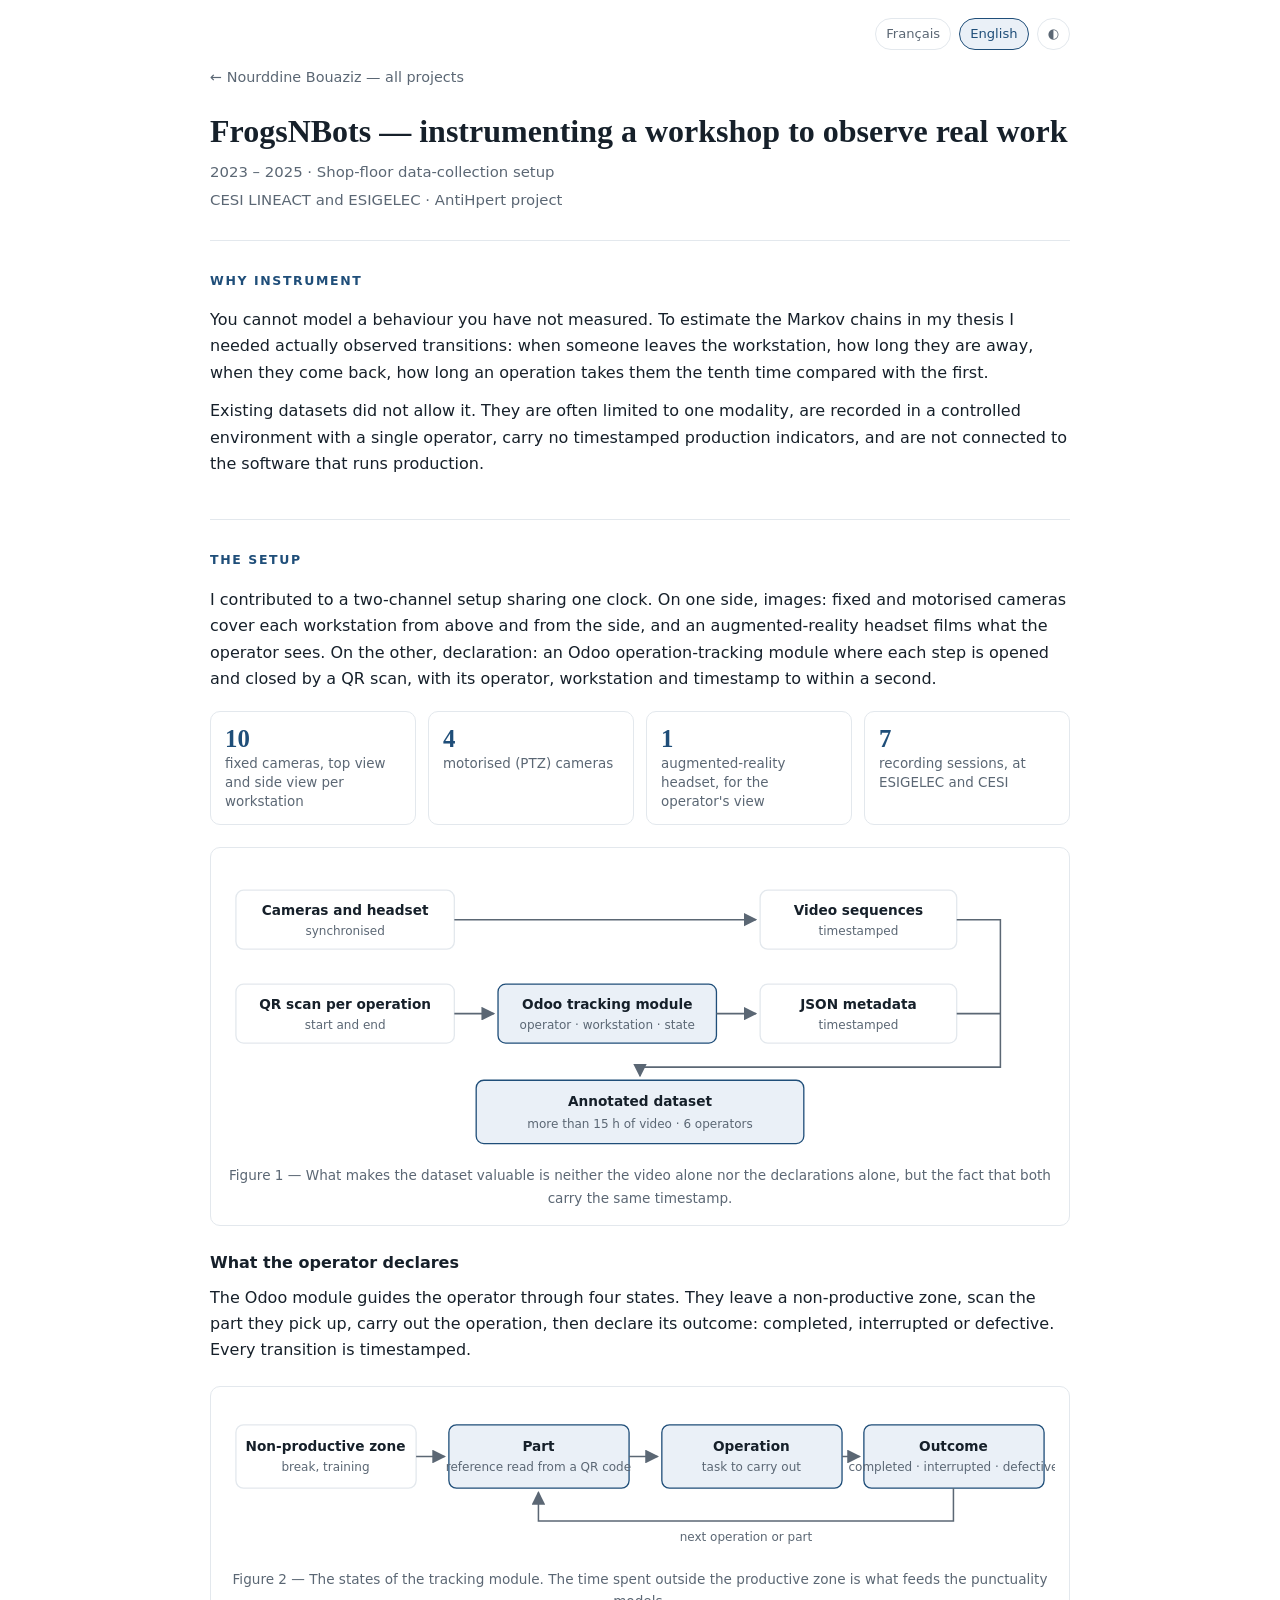
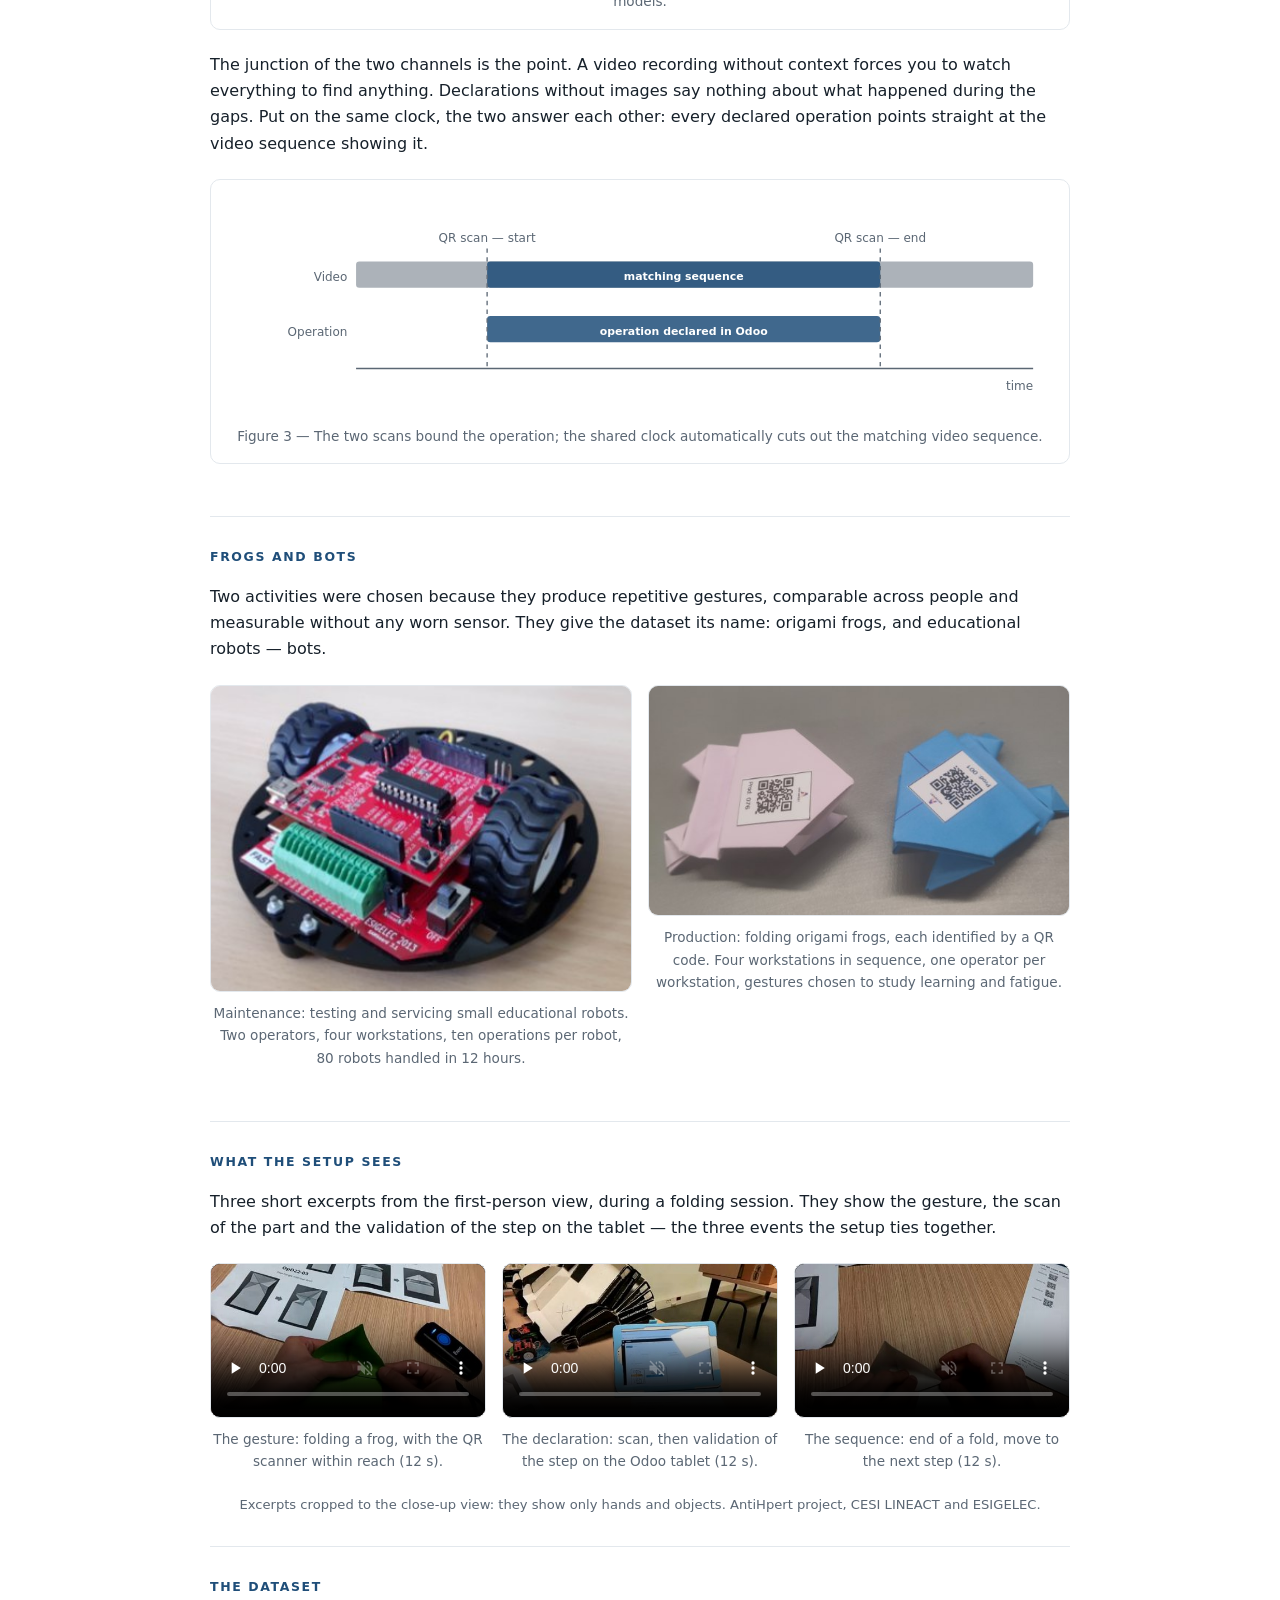
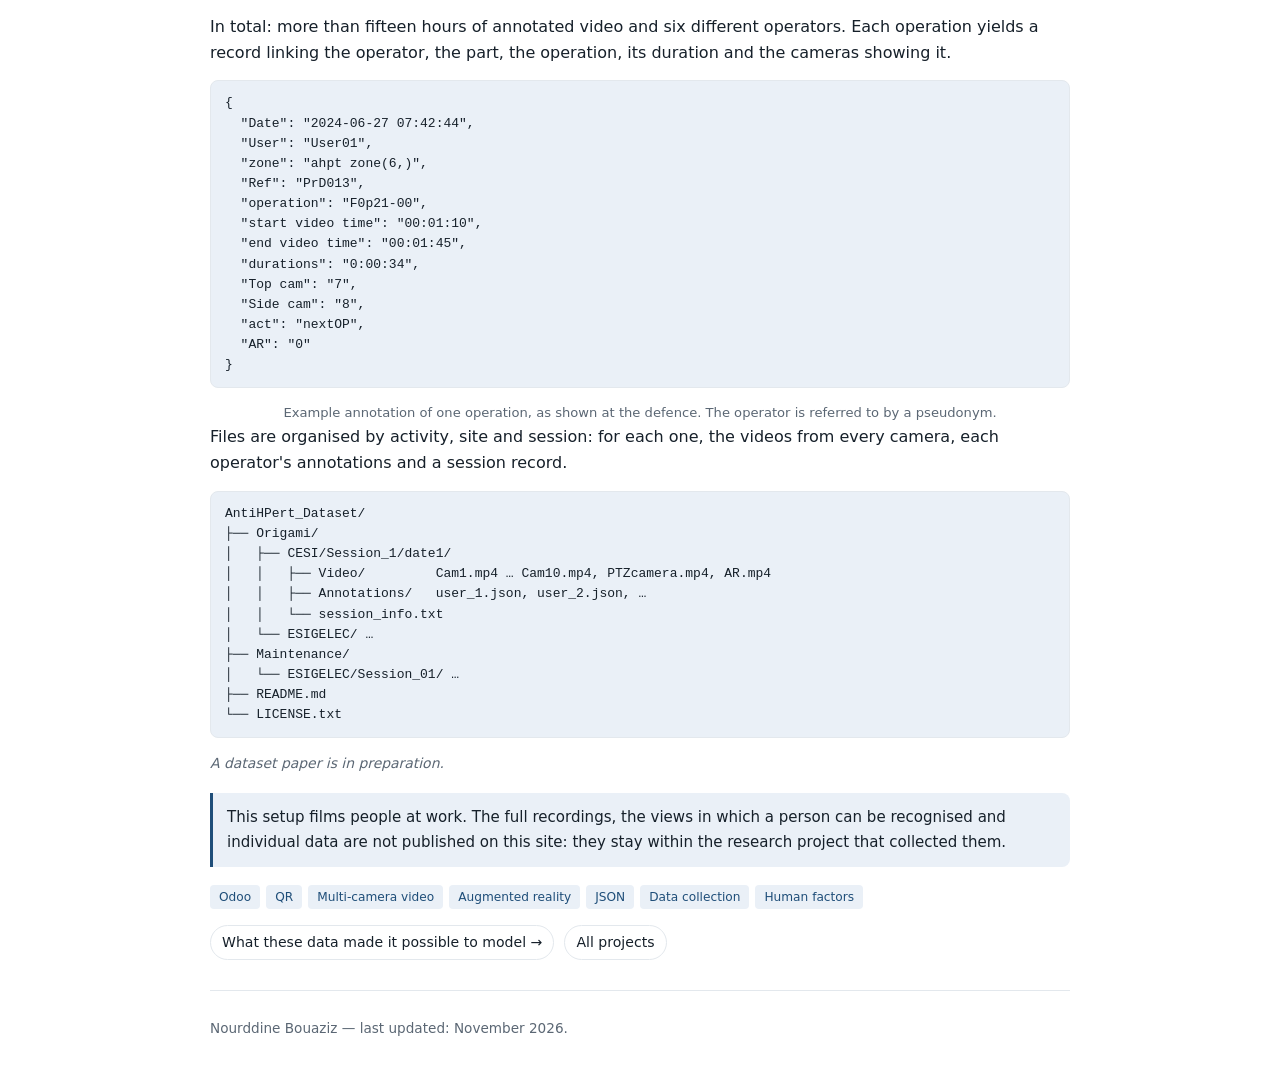
<file: projets/frogsnbots.html>
<!doctype html>
<html lang="fr" data-title-en="FrogsNBots — instrumenting a workshop to observe real work · Nourddine Bouaziz">
<head>
<meta charset="utf-8">
<meta name="viewport" content="width=device-width, initial-scale=1">
<title>FrogsNBots — instrumenter un atelier pour observer le travail réel · Nourddine Bouaziz</title>
<meta name="description" content="FrogsNBots : dispositif de collecte en atelier — module Odoo de suivi des opérations, scans QR, caméras synchronisées, casque de réalité augmentée, métadonnées JSON.">
<link rel="icon" href="data:image/svg+xml,<svg xmlns='http://www.w3.org/2000/svg' viewBox='0 0 100 100'><text y='.9em' font-size='90'>⚙️</text></svg>">
<link rel="canonical" href="https://bouaziznourddine.github.io/portfolio/projets/frogsnbots.html">
<link rel="stylesheet" href="../assets/projet.css">
</head>
<body>
<div class="wrap">

  <div class="toolbar">
    <button id="btn-fr" aria-pressed="true">Français</button>
    <button id="btn-en" aria-pressed="false">English</button>
    <button id="btn-theme" aria-pressed="false" title="Thème clair / sombre">◐</button>
  </div>

  <a class="back" href="../index.html" data-fr="← Nourddine Bouaziz — tous les projets" data-en="← Nourddine Bouaziz — all projects">← Nourddine Bouaziz — tous les projets</a>

  <header>
    <h1 data-fr="FrogsNBots — instrumenter un atelier pour observer le travail réel" data-en="FrogsNBots — instrumenting a workshop to observe real work">FrogsNBots — instrumenter un atelier pour observer le travail réel</h1>
    <p class="meta" data-fr="2023 – 2025 · Dispositif de collecte de données d'atelier" data-en="2023 – 2025 · Shop-floor data-collection setup">2023 – 2025 · Dispositif de collecte de données d'atelier</p>
    <p class="meta" data-fr="CESI LINEACT et ESIGELEC · projet AntiHpert" data-en="CESI LINEACT and ESIGELEC · AntiHpert project">CESI LINEACT et ESIGELEC · projet AntiHpert</p>
  </header>

  <section>
    <h2 data-fr="Pourquoi instrumenter" data-en="Why instrument">Pourquoi instrumenter</h2>
    <p data-fr="On ne peut pas modéliser un comportement qu'on n'a pas mesuré. Pour estimer les chaînes de Markov de ma thèse, il me fallait des transitions réellement observées : à quel moment une personne quitte son poste, combien de temps elle s'absente, quand elle revient, combien de temps une opération lui prend la dixième fois comparée à la première." data-en="You cannot model a behaviour you have not measured. To estimate the Markov chains in my thesis I needed actually observed transitions: when someone leaves the workstation, how long they are away, when they come back, how long an operation takes them the tenth time compared with the first.">On ne peut pas modéliser un comportement qu'on n'a pas mesuré. Pour estimer les chaînes de Markov de ma thèse, il me fallait des transitions réellement observées : à quel moment une personne quitte son poste, combien de temps elle s'absente, quand elle revient, combien de temps une opération lui prend la dixième fois comparée à la première.</p>
    <p data-fr="Les jeux de données existants ne le permettaient pas. Ils se limitent souvent à une modalité, sont enregistrés en environnement contrôlé avec un seul opérateur, ne portent pas d'indicateurs de production horodatés, et ne sont pas reliés aux logiciels qui pilotent la production." data-en="Existing datasets did not allow it. They are often limited to one modality, are recorded in a controlled environment with a single operator, carry no timestamped production indicators, and are not connected to the software that runs production.">Les jeux de données existants ne le permettaient pas. Ils se limitent souvent à une modalité, sont enregistrés en environnement contrôlé avec un seul opérateur, ne portent pas d'indicateurs de production horodatés, et ne sont pas reliés aux logiciels qui pilotent la production.</p>
  </section>

  <section>
    <h2 data-fr="Le dispositif" data-en="The setup">Le dispositif</h2>
    <p data-fr="J'ai contribué à un dispositif à deux canaux qui partagent la même horloge. D'un côté l'image : des caméras fixes et motorisées couvrent chaque poste de dessus et de côté, et un casque de réalité augmentée filme ce que voit l'opérateur. De l'autre la déclaration : un module Odoo de suivi des opérations, où chaque étape est ouverte et fermée par un scan QR, avec son opérateur, son poste et son horodatage à moins d'une seconde près." data-en="I contributed to a two-channel setup sharing one clock. On one side, images: fixed and motorised cameras cover each workstation from above and from the side, and an augmented-reality headset films what the operator sees. On the other, declaration: an Odoo operation-tracking module where each step is opened and closed by a QR scan, with its operator, workstation and timestamp to within a second.">J'ai contribué à un dispositif à deux canaux qui partagent la même horloge. D'un côté l'image : des caméras fixes et motorisées couvrent chaque poste de dessus et de côté, et un casque de réalité augmentée filme ce que voit l'opérateur. De l'autre la déclaration : un module Odoo de suivi des opérations, où chaque étape est ouverte et fermée par un scan QR, avec son opérateur, son poste et son horodatage à moins d'une seconde près.</p>

    <div class="facts">
      <div class="fact"><b>10</b><span data-fr="caméras fixes, vue de dessus et vue de côté par poste" data-en="fixed cameras, top view and side view per workstation">caméras fixes, vue de dessus et vue de côté par poste</span></div>
      <div class="fact"><b>4</b><span data-fr="caméras motorisées (PTZ)" data-en="motorised (PTZ) cameras">caméras motorisées (PTZ)</span></div>
      <div class="fact"><b>1</b><span data-fr="casque de réalité augmentée, pour la vue de l'opérateur" data-en="augmented-reality headset, for the operator's view">casque de réalité augmentée, pour la vue de l'opérateur</span></div>
      <div class="fact"><b>7</b><span data-fr="sessions d'acquisition, à l'ESIGELEC et à CESI" data-en="recording sessions, at ESIGELEC and CESI">sessions d'acquisition, à l'ESIGELEC et à CESI</span></div>
    </div>

    <figure class="fig">
      <svg viewBox="0 0 760 266" role="img" aria-labelledby="b1t">
        <title id="b1t" data-fr="Les deux canaux de collecte et leur jonction" data-en="The two collection channels and where they meet">Les deux canaux de collecte et leur jonction</title>
        <defs><marker id="ab1" markerWidth="9" markerHeight="9" refX="8" refY="4.5" orient="auto"><path d="M0,0 L9,4.5 L0,9 z" class="s-ar"/></marker></defs>

        <rect class="s-box2" x="10" y="24" width="200" height="54" rx="7"/>
        <text class="s-t" x="110" y="47" text-anchor="middle" data-fr="Caméras et casque" data-en="Cameras and headset">Caméras et casque</text>
        <text class="s-s" x="110" y="65" text-anchor="middle" data-fr="synchronisés" data-en="synchronised">synchronisés</text>

        <path class="s-l" d="M210,51 L486,51" marker-end="url(#ab1)"/>

        <rect class="s-box2" x="490" y="24" width="180" height="54" rx="7"/>
        <text class="s-t" x="580" y="47" text-anchor="middle" data-fr="Séquences vidéo" data-en="Video sequences">Séquences vidéo</text>
        <text class="s-s" x="580" y="65" text-anchor="middle" data-fr="horodatées" data-en="timestamped">horodatées</text>

        <rect class="s-box2" x="10" y="110" width="200" height="54" rx="7"/>
        <text class="s-t" x="110" y="133" text-anchor="middle" data-fr="Scan QR par opération" data-en="QR scan per operation">Scan QR par opération</text>
        <text class="s-s" x="110" y="151" text-anchor="middle" data-fr="début et fin" data-en="start and end">début et fin</text>

        <path class="s-l" d="M210,137 L246,137" marker-end="url(#ab1)"/>

        <rect class="s-box" x="250" y="110" width="200" height="54" rx="7"/>
        <text class="s-t" x="350" y="133" text-anchor="middle" data-fr="Module Odoo de suivi" data-en="Odoo tracking module">Module Odoo de suivi</text>
        <text class="s-s" x="350" y="151" text-anchor="middle" data-fr="opérateur · poste · état" data-en="operator · workstation · state">opérateur · poste · état</text>

        <path class="s-l" d="M450,137 L486,137" marker-end="url(#ab1)"/>

        <rect class="s-box2" x="490" y="110" width="180" height="54" rx="7"/>
        <text class="s-t" x="580" y="133" text-anchor="middle" data-fr="Métadonnées JSON" data-en="JSON metadata">Métadonnées JSON</text>
        <text class="s-s" x="580" y="151" text-anchor="middle" data-fr="horodatées" data-en="timestamped">horodatées</text>

        <path class="s-l" d="M670,51 L710,51 L710,186 L380,186 L380,194" marker-end="url(#ab1)"/>
        <path class="s-l" d="M670,137 L710,137"/>

        <rect class="s-box" x="230" y="198" width="300" height="58" rx="7"/>
        <text class="s-t" x="380" y="222" text-anchor="middle" data-fr="Jeu de données annoté" data-en="Annotated dataset">Jeu de données annoté</text>
        <text class="s-s" x="380" y="242" text-anchor="middle" data-fr="plus de 15 h de vidéo · 6 opérateurs" data-en="more than 15 h of video · 6 operators">plus de 15 h de vidéo · 6 opérateurs</text>
      </svg>
      <figcaption data-fr="Figure 1 — Ce qui fait la valeur du jeu de données n'est pas la vidéo seule ni les déclarations seules, mais le fait qu'elles portent le même horodatage." data-en="Figure 1 — What makes the dataset valuable is neither the video alone nor the declarations alone, but the fact that both carry the same timestamp.">Figure 1 — Ce qui fait la valeur du jeu de données n'est pas la vidéo seule ni les déclarations seules, mais le fait qu'elles portent le même horodatage.</figcaption>
    </figure>

    <h3 data-fr="Ce que l'opérateur déclare" data-en="What the operator declares">Ce que l'opérateur déclare</h3>
    <p data-fr="Le module Odoo guide l'opérateur à travers quatre états. Il quitte une zone non productive, scanne la pièce qu'il prend, réalise l'opération, puis déclare son résultat : terminée, interrompue ou défectueuse. Chaque passage est horodaté." data-en="The Odoo module guides the operator through four states. They leave a non-productive zone, scan the part they pick up, carry out the operation, then declare its outcome: completed, interrupted or defective. Every transition is timestamped.">Le module Odoo guide l'opérateur à travers quatre états. Il quitte une zone non productive, scanne la pièce qu'il prend, réalise l'opération, puis déclare son résultat : terminée, interrompue ou défectueuse. Chaque passage est horodaté.</p>

    <figure class="fig">
      <svg viewBox="0 0 760 142" role="img" aria-labelledby="b3t">
        <title id="b3t" data-fr="Les quatre états du suivi d'une opération" data-en="The four states of operation tracking">Les quatre états du suivi d'une opération</title>
        <defs><marker id="ab3" markerWidth="9" markerHeight="9" refX="8" refY="4.5" orient="auto"><path d="M0,0 L9,4.5 L0,9 z" class="s-ar"/></marker></defs>

        <rect class="s-box2" x="10" y="20" width="165" height="58" rx="7"/>
        <text class="s-t" x="92" y="44" text-anchor="middle" data-fr="Zone non productive" data-en="Non-productive zone">Zone non productive</text>
        <text class="s-s" x="92" y="62" text-anchor="middle" data-fr="pause, formation" data-en="break, training">pause, formation</text>
        <path class="s-l" d="M175,49 L201,49" marker-end="url(#ab3)"/>

        <rect class="s-box" x="205" y="20" width="165" height="58" rx="7"/>
        <text class="s-t" x="287" y="44" text-anchor="middle" data-fr="Pièce" data-en="Part">Pièce</text>
        <text class="s-s" x="287" y="62" text-anchor="middle" data-fr="référence lue par QR code" data-en="reference read from a QR code">référence lue par QR code</text>
        <path class="s-l" d="M370,49 L396,49" marker-end="url(#ab3)"/>

        <rect class="s-box" x="400" y="20" width="165" height="58" rx="7"/>
        <text class="s-t" x="482" y="44" text-anchor="middle" data-fr="Opération" data-en="Operation">Opération</text>
        <text class="s-s" x="482" y="62" text-anchor="middle" data-fr="tâche à réaliser" data-en="task to carry out">tâche à réaliser</text>
        <path class="s-l" d="M565,49 L581,49" marker-end="url(#ab3)"/>

        <rect class="s-box" x="585" y="20" width="165" height="58" rx="7"/>
        <text class="s-t" x="667" y="44" text-anchor="middle" data-fr="Résultat" data-en="Outcome">Résultat</text>
        <text class="s-s" x="667" y="62" text-anchor="middle" data-fr="terminée · interrompue · défectueuse" data-en="completed · interrupted · defective">terminée · interrompue · défectueuse</text>

        <path class="s-l" d="M667,78 L667,108 L287,108 L287,82" marker-end="url(#ab3)"/>
        <text class="s-s" x="477" y="126" text-anchor="middle" data-fr="opération ou pièce suivante" data-en="next operation or part">opération ou pièce suivante</text>
      </svg>
      <figcaption data-fr="Figure 2 — Les états du module de suivi. C'est le temps passé hors de la zone productive qui alimente les modèles de ponctualité." data-en="Figure 2 — The states of the tracking module. The time spent outside the productive zone is what feeds the punctuality models.">Figure 2 — Les états du module de suivi. C'est le temps passé hors de la zone productive qui alimente les modèles de ponctualité.</figcaption>
    </figure>

    <p data-fr="C'est la jonction des deux canaux qui compte. Un enregistrement vidéo sans contexte oblige à tout regarder pour trouver quelque chose. Des déclarations sans image ne disent pas ce qui s'est passé pendant les blancs. Mises à la même horloge, les deux se répondent : chaque opération déclarée pointe directement sur la séquence vidéo qui la montre." data-en="The junction of the two channels is the point. A video recording without context forces you to watch everything to find anything. Declarations without images say nothing about what happened during the gaps. Put on the same clock, the two answer each other: every declared operation points straight at the video sequence showing it.">C'est la jonction des deux canaux qui compte. Un enregistrement vidéo sans contexte oblige à tout regarder pour trouver quelque chose. Des déclarations sans image ne disent pas ce qui s'est passé pendant les blancs. Mises à la même horloge, les deux se répondent : chaque opération déclarée pointe directement sur la séquence vidéo qui la montre.</p>

    <figure class="fig">
      <svg viewBox="0 0 760 200" role="img" aria-labelledby="b2t">
        <title id="b2t" data-fr="Alignement d'une opération sur la vidéo" data-en="Aligning an operation with the video">Alignement d'une opération sur la vidéo</title>

        <text class="s-s" x="112" y="78" text-anchor="end" data-fr="Vidéo" data-en="Video">Vidéo</text>
        <rect class="s-bar2" x="120" y="60" width="620" height="24" rx="3"/>
        <rect class="s-bar" x="240" y="60" width="360" height="24" rx="3"/>
        <text class="s-bt" x="420" y="77" text-anchor="middle" data-fr="séquence correspondante" data-en="matching sequence">séquence correspondante</text>

        <text class="s-s" x="112" y="128" text-anchor="end" data-fr="Opération" data-en="Operation">Opération</text>
        <rect class="s-bar" x="240" y="110" width="360" height="24" rx="3"/>
        <text class="s-bt" x="420" y="127" text-anchor="middle" data-fr="opération déclarée dans Odoo" data-en="operation declared in Odoo">opération déclarée dans Odoo</text>

        <path class="s-dash" d="M240,48 L240,158 M600,48 L600,158"/>
        <text class="s-s" x="240" y="42" text-anchor="middle" data-fr="scan QR — début" data-en="QR scan — start">scan QR — début</text>
        <text class="s-s" x="600" y="42" text-anchor="middle" data-fr="scan QR — fin" data-en="QR scan — end">scan QR — fin</text>

        <path class="s-l" d="M120,158 L740,158"/>
        <text class="s-s" x="740" y="178" text-anchor="end" data-fr="temps" data-en="time">temps</text>
      </svg>
      <figcaption data-fr="Figure 3 — Les deux scans bornent l'opération ; la même horloge découpe automatiquement la séquence vidéo correspondante." data-en="Figure 3 — The two scans bound the operation; the shared clock automatically cuts out the matching video sequence.">Figure 3 — Les deux scans bornent l'opération ; la même horloge découpe automatiquement la séquence vidéo correspondante.</figcaption>
    </figure>
  </section>

  <section>
    <h2 data-fr="Des grenouilles et des robots" data-en="Frogs and bots">Des grenouilles et des robots</h2>
    <p data-fr="Deux activités ont été retenues parce qu'elles produisent des gestes répétitifs, comparables d'une personne à l'autre et mesurables sans capteur porté. Elles donnent son nom au jeu de données : des grenouilles en origami — frogs — et des robots éducatifs — bots." data-en="Two activities were chosen because they produce repetitive gestures, comparable across people and measurable without any worn sensor. They give the dataset its name: origami frogs, and educational robots — bots.">Deux activités ont été retenues parce qu'elles produisent des gestes répétitifs, comparables d'une personne à l'autre et mesurables sans capteur porté. Elles donnent son nom au jeu de données : des grenouilles en origami — frogs — et des robots éducatifs — bots.</p>

    <div class="media-grid">
      <figure class="media">
        <img src="../media/img/frogsnbots-sambot.jpg" width="391" height="284" loading="lazy" alt="Un petit robot éducatif à deux roues, carte électronique apparente">
        <figcaption data-fr="Maintenance : test et entretien de petits robots éducatifs. Deux opérateurs, quatre postes, dix opérations par robot, 80 robots traités en 12 heures." data-en="Maintenance: testing and servicing small educational robots. Two operators, four workstations, ten operations per robot, 80 robots handled in 12 hours.">Maintenance : test et entretien de petits robots éducatifs. Deux opérateurs, quatre postes, dix opérations par robot, 80 robots traités en 12 heures.</figcaption>
      </figure>
      <figure class="media">
        <img src="../media/img/frogsnbots-grenouilles.jpg" width="569" height="311" loading="lazy" alt="Deux grenouilles en origami, rose et bleue, portant chacune un QR code">
        <figcaption data-fr="Production : pliage de grenouilles en origami, chacune identifiée par un QR code. Quatre postes en séquence, un opérateur par poste, des gestes choisis pour étudier l'apprentissage et la fatigue." data-en="Production: folding origami frogs, each identified by a QR code. Four workstations in sequence, one operator per workstation, gestures chosen to study learning and fatigue.">Production : pliage de grenouilles en origami, chacune identifiée par un QR code. Quatre postes en séquence, un opérateur par poste, des gestes choisis pour étudier l'apprentissage et la fatigue.</figcaption>
      </figure>
    </div>
  </section>

  <section>
    <h2 data-fr="Ce que voit le dispositif" data-en="What the setup sees">Ce que voit le dispositif</h2>
    <p data-fr="Trois courts extraits de la vue à la première personne, pendant une session de pliage. On y suit le geste, le scan de la pièce et la validation de l'étape sur la tablette — les trois événements que le dispositif relie entre eux." data-en="Three short excerpts from the first-person view, during a folding session. They show the gesture, the scan of the part and the validation of the step on the tablet — the three events the setup ties together.">Trois courts extraits de la vue à la première personne, pendant une session de pliage. On y suit le geste, le scan de la pièce et la validation de l'étape sur la tablette — les trois événements que le dispositif relie entre eux.</p>

    <div class="media-grid">
      <figure class="media">
        <video controls preload="none" playsinline muted loop poster="../media/frogsnbots-pliage.jpg">
          <source src="../media/frogsnbots-pliage.mp4" type="video/mp4">
        </video>
        <figcaption data-fr="Le geste : pliage d'une grenouille, le scanner QR à portée de main (12 s)." data-en="The gesture: folding a frog, with the QR scanner within reach (12 s).">Le geste : pliage d'une grenouille, le scanner QR à portée de main (12 s).</figcaption>
      </figure>
      <figure class="media">
        <video controls preload="none" playsinline muted loop poster="../media/frogsnbots-tablette.jpg">
          <source src="../media/frogsnbots-tablette.mp4" type="video/mp4">
        </video>
        <figcaption data-fr="La déclaration : scan, puis validation de l'étape sur la tablette Odoo (12 s)." data-en="The declaration: scan, then validation of the step on the Odoo tablet (12 s).">La déclaration : scan, puis validation de l'étape sur la tablette Odoo (12 s).</figcaption>
      </figure>
      <figure class="media">
        <video controls preload="none" playsinline muted loop poster="../media/frogsnbots-origami.jpg">
          <source src="../media/frogsnbots-origami.mp4" type="video/mp4">
        </video>
        <figcaption data-fr="L'enchaînement : fin d'un pli, passage à l'étape suivante (12 s)." data-en="The sequence: end of a fold, move to the next step (12 s).">L'enchaînement : fin d'un pli, passage à l'étape suivante (12 s).</figcaption>
      </figure>
    </div>
    <p class="credit" data-fr="Extraits recadrés sur la vue rapprochée : ils ne montrent que des mains et des objets. Projet AntiHpert, CESI LINEACT et ESIGELEC." data-en="Excerpts cropped to the close-up view: they show only hands and objects. AntiHpert project, CESI LINEACT and ESIGELEC.">Extraits recadrés sur la vue rapprochée : ils ne montrent que des mains et des objets. Projet AntiHpert, CESI LINEACT et ESIGELEC.</p>
  </section>

  <section>
    <h2 data-fr="Le jeu de données" data-en="The dataset">Le jeu de données</h2>
    <p data-fr="Au total : plus de quinze heures de vidéo annotée et six opérateurs différents. Chaque opération donne une fiche qui relie l'opérateur, la pièce, l'opération, sa durée et les caméras qui la montrent." data-en="In total: more than fifteen hours of annotated video and six different operators. Each operation yields a record linking the operator, the part, the operation, its duration and the cameras showing it.">Au total : plus de quinze heures de vidéo annotée et six opérateurs différents. Chaque opération donne une fiche qui relie l'opérateur, la pièce, l'opération, sa durée et les caméras qui la montrent.</p>

<pre class="code">{
  "Date": "2024-06-27 07:42:44",
  "User": "User01",
  "zone": "ahpt zone(6,)",
  "Ref": "PrD013",
  "operation": "F0p21-00",
  "start video time": "00:01:10",
  "end video time": "00:01:45",
  "durations": "0:00:34",
  "Top cam": "7",
  "Side cam": "8",
  "act": "nextOP",
  "AR": "0"
}</pre>
    <p class="credit" data-fr="Exemple d'annotation d'une opération, tel que présenté à la soutenance. L'opérateur y est désigné par un pseudonyme." data-en="Example annotation of one operation, as shown at the defence. The operator is referred to by a pseudonym.">Exemple d'annotation d'une opération, tel que présenté à la soutenance. L'opérateur y est désigné par un pseudonyme.</p>

    <p data-fr="Les fichiers sont rangés par activité, par site et par session : pour chacune, les vidéos de toutes les caméras, les annotations de chaque opérateur et une fiche de session." data-en="Files are organised by activity, site and session: for each one, the videos from every camera, each operator's annotations and a session record.">Les fichiers sont rangés par activité, par site et par session : pour chacune, les vidéos de toutes les caméras, les annotations de chaque opérateur et une fiche de session.</p>

<pre class="code">AntiHPert_Dataset/
├── Origami/
│   ├── CESI/Session_1/date1/
│   │   ├── Video/         Cam1.mp4 … Cam10.mp4, PTZcamera.mp4, AR.mp4
│   │   ├── Annotations/   user_1.json, user_2.json, …
│   │   └── session_info.txt
│   └── ESIGELEC/ …
├── Maintenance/
│   └── ESIGELEC/Session_01/ …
├── README.md
└── LICENSE.txt</pre>

    <p class="note" data-fr="Un manuscrit de description du jeu de données est en préparation." data-en="A dataset paper is in preparation.">Un manuscrit de description du jeu de données est en préparation.</p>

    <div class="callout">
      <p data-fr="Ce dispositif filme des personnes au travail. Les enregistrements complets, les vues où une personne est reconnaissable et les données individuelles ne sont pas publiés sur ce site : ils restent dans le cadre du projet de recherche qui les a recueillis." data-en="This setup films people at work. The full recordings, the views in which a person can be recognised and individual data are not published on this site: they stay within the research project that collected them.">Ce dispositif filme des personnes au travail. Les enregistrements complets, les vues où une personne est reconnaissable et les données individuelles ne sont pas publiés sur ce site : ils restent dans le cadre du projet de recherche qui les a recueillis.</p>
    </div>

    <div class="tags">
      <span class="tag">Odoo</span>
      <span class="tag">QR</span>
      <span class="tag" data-fr="Vidéo multicaméra" data-en="Multi-camera video">Vidéo multicaméra</span>
      <span class="tag" data-fr="Réalité augmentée" data-en="Augmented reality">Réalité augmentée</span>
      <span class="tag">JSON</span>
      <span class="tag" data-fr="Collecte de données" data-en="Data collection">Collecte de données</span>
      <span class="tag" data-fr="Facteurs humains" data-en="Human factors">Facteurs humains</span>
    </div>
    <nav class="links">
      <a href="doctorat.html" data-fr="Ce que ces données ont permis de modéliser →" data-en="What these data made it possible to model →">Ce que ces données ont permis de modéliser →</a>
      <a href="../index.html" data-fr="Tous les projets" data-en="All projects">Tous les projets</a>
    </nav>
  </section>

  <footer>
    <span data-fr="Nourddine Bouaziz — dernière mise à jour : novembre 2026." data-en="Nourddine Bouaziz — last updated: November 2026.">Nourddine Bouaziz — dernière mise à jour : novembre 2026.</span>
  </footer>

</div>

<script src="../assets/projet.js"></script>
<script data-goatcounter="https://bouaziznourddine.goatcounter.com/count" async src="https://gc.zgo.at/count.js"></script>
</body>
</html>
</file>
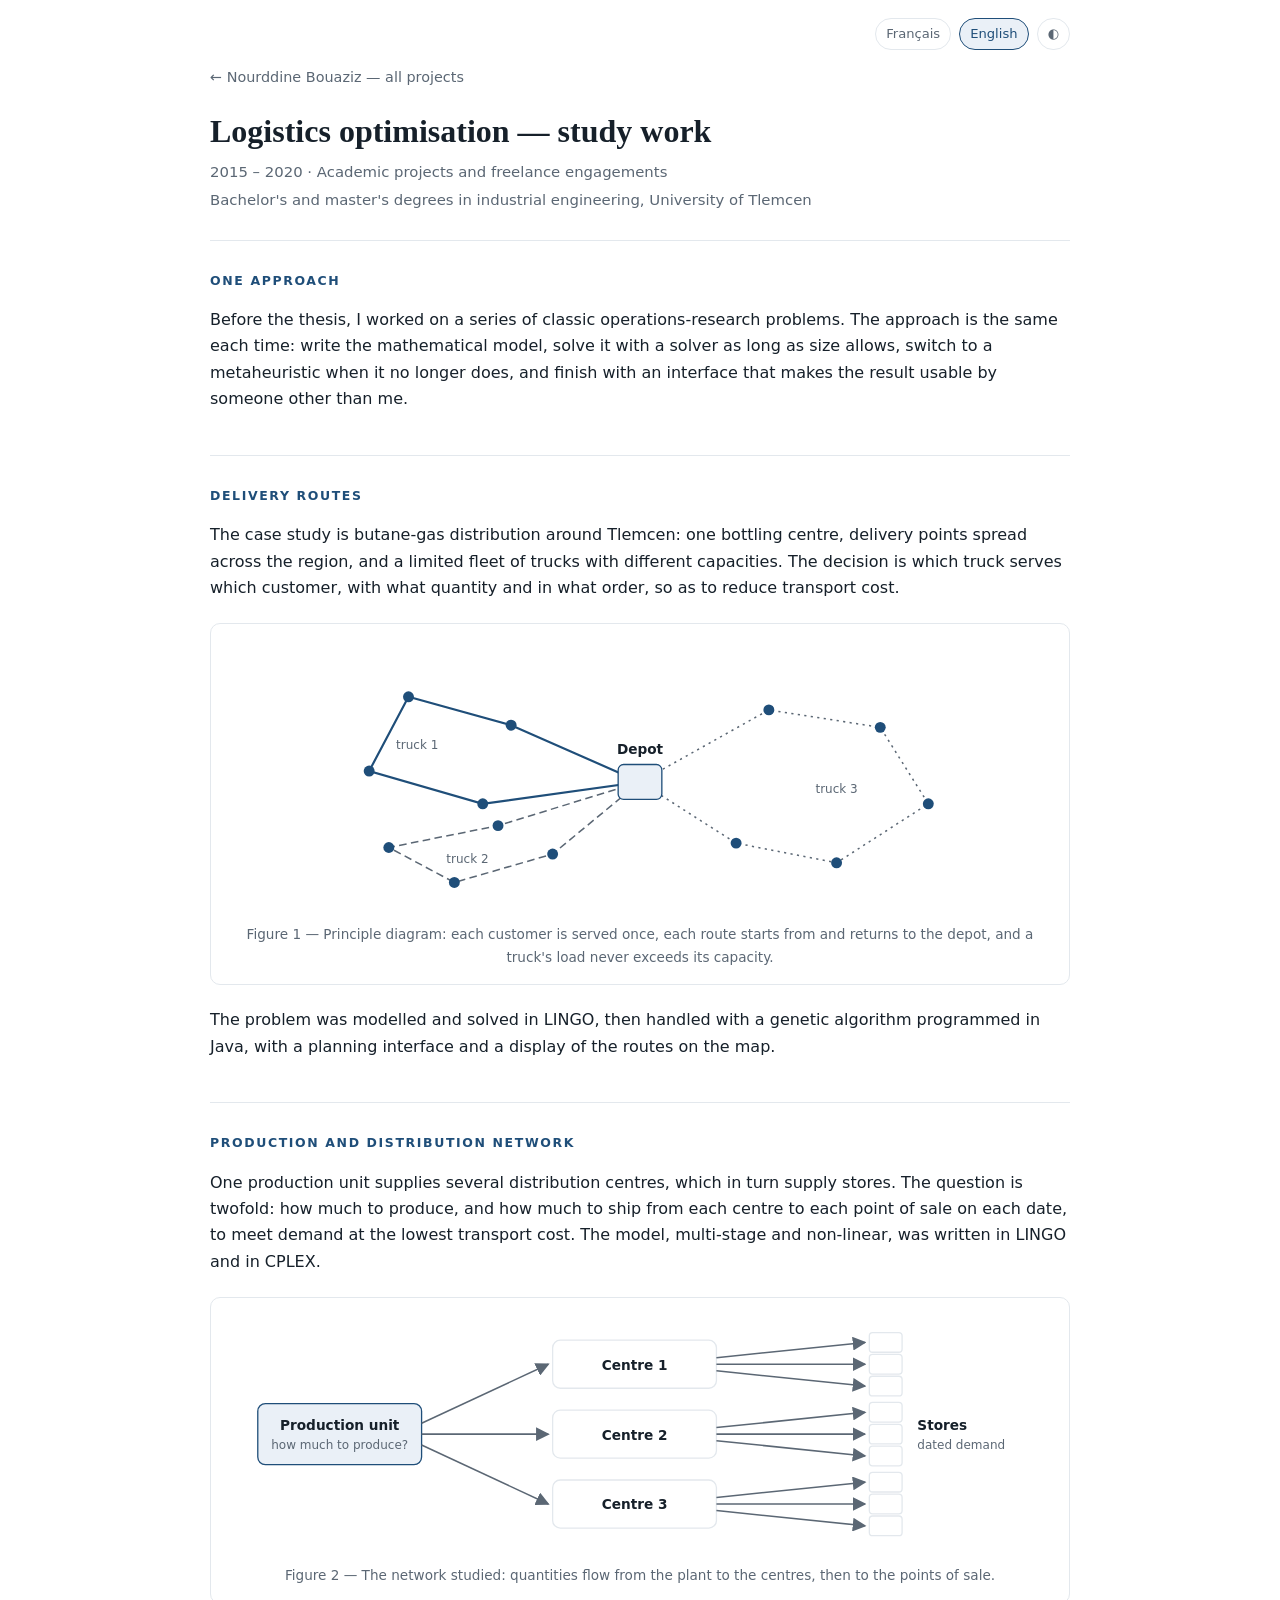
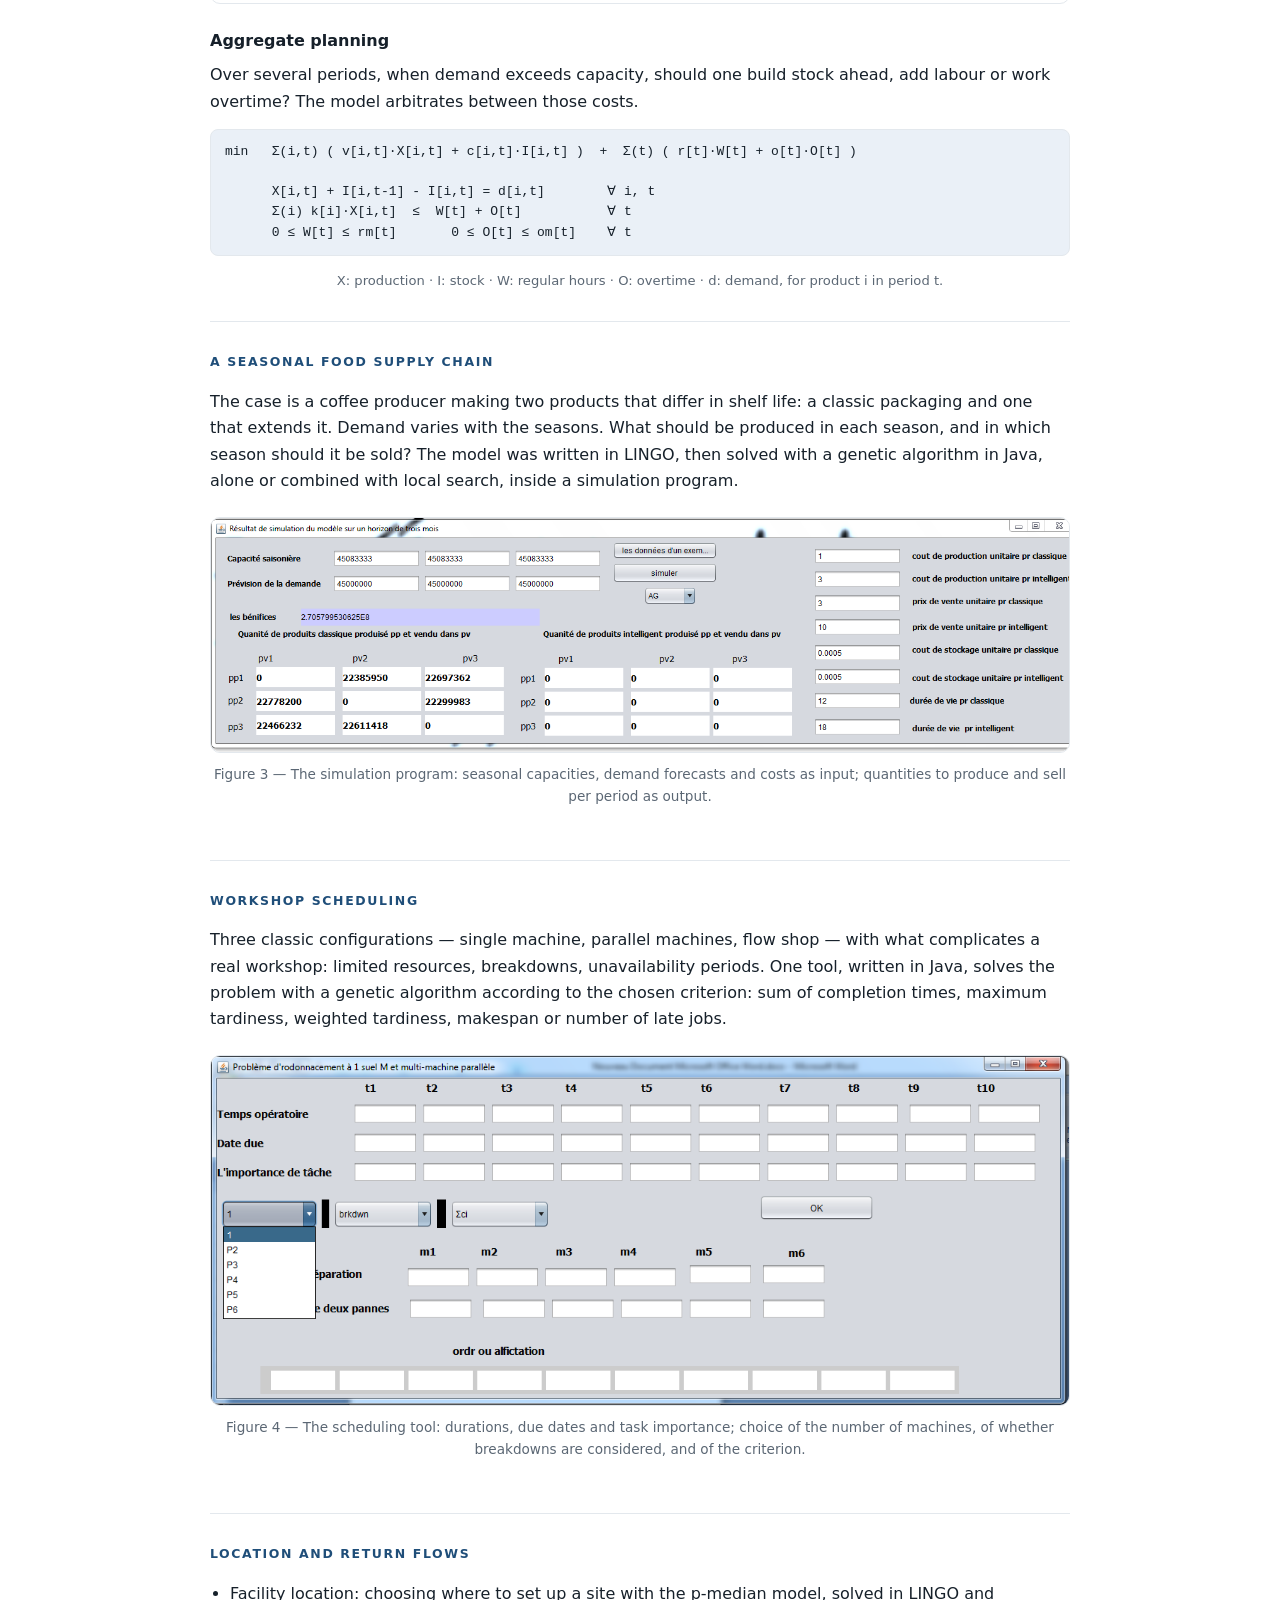
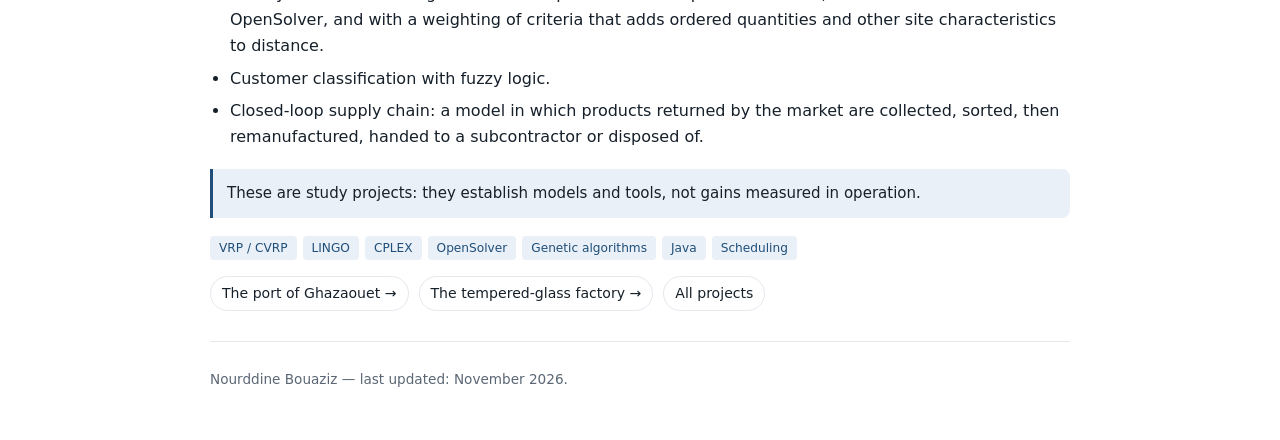
<file: projets/logistique.html>
<!doctype html>
<html lang="fr" data-title-en="Logistics optimisation — study work · Nourddine Bouaziz">
<head>
<meta charset="utf-8">
<meta name="viewport" content="width=device-width, initial-scale=1">
<title>Optimisation logistique — travaux d'étude · Nourddine Bouaziz</title>
<meta name="description" content="Travaux d'optimisation logistique : tournées de véhicules, réseau de production–distribution, planification agrégée, chaîne agroalimentaire, ordonnancement d'ateliers et localisation. LINGO, CPLEX, algorithmes génétiques.">
<link rel="icon" href="data:image/svg+xml,<svg xmlns='http://www.w3.org/2000/svg' viewBox='0 0 100 100'><text y='.9em' font-size='90'>⚙️</text></svg>">
<link rel="canonical" href="https://bouaziznourddine.github.io/portfolio/projets/logistique.html">
<link rel="stylesheet" href="../assets/projet.css">
</head>
<body>
<div class="wrap">

  <div class="toolbar">
    <button id="btn-fr" aria-pressed="true">Français</button>
    <button id="btn-en" aria-pressed="false">English</button>
    <button id="btn-theme" aria-pressed="false" title="Thème clair / sombre">◐</button>
  </div>

  <a class="back" href="../index.html" data-fr="← Nourddine Bouaziz — tous les projets" data-en="← Nourddine Bouaziz — all projects">← Nourddine Bouaziz — tous les projets</a>

  <header>
    <h1 data-fr="Optimisation logistique — travaux d'étude" data-en="Logistics optimisation — study work">Optimisation logistique — travaux d'étude</h1>
    <p class="meta" data-fr="2015 – 2020 · Projets académiques et missions indépendantes" data-en="2015 – 2020 · Academic projects and freelance engagements">2015 – 2020 · Projets académiques et missions indépendantes</p>
    <p class="meta" data-fr="Licence et master en génie industriel, Université de Tlemcen" data-en="Bachelor's and master's degrees in industrial engineering, University of Tlemcen">Licence et master en génie industriel, Université de Tlemcen</p>
  </header>

  <section>
    <h2 data-fr="Une même démarche" data-en="One approach">Une même démarche</h2>
    <p data-fr="Avant la thèse, j'ai traité une série de problèmes classiques de recherche opérationnelle. La démarche est chaque fois la même : écrire le modèle mathématique, le résoudre avec un solveur tant que la taille le permet, passer à une métaheuristique quand elle ne le permet plus, et finir par une interface qui rend le résultat utilisable par quelqu'un d'autre que moi." data-en="Before the thesis, I worked on a series of classic operations-research problems. The approach is the same each time: write the mathematical model, solve it with a solver as long as size allows, switch to a metaheuristic when it no longer does, and finish with an interface that makes the result usable by someone other than me.">Avant la thèse, j'ai traité une série de problèmes classiques de recherche opérationnelle. La démarche est chaque fois la même : écrire le modèle mathématique, le résoudre avec un solveur tant que la taille le permet, passer à une métaheuristique quand elle ne le permet plus, et finir par une interface qui rend le résultat utilisable par quelqu'un d'autre que moi.</p>
  </section>

  <section>
    <h2 data-fr="Tournées de livraison" data-en="Delivery routes">Tournées de livraison</h2>
    <p data-fr="Le cas d'étude est la distribution de gaz butane autour de Tlemcen : un centre d'enfûtage, des points de livraison répartis sur la région, et une flotte limitée de camions de capacités différentes. Il faut décider quel camion sert quel client, avec quelle quantité, et dans quel ordre, pour réduire le coût de transport." data-en="The case study is butane-gas distribution around Tlemcen: one bottling centre, delivery points spread across the region, and a limited fleet of trucks with different capacities. The decision is which truck serves which customer, with what quantity and in what order, so as to reduce transport cost.">Le cas d'étude est la distribution de gaz butane autour de Tlemcen : un centre d'enfûtage, des points de livraison répartis sur la région, et une flotte limitée de camions de capacités différentes. Il faut décider quel camion sert quel client, avec quelle quantité, et dans quel ordre, pour réduire le coût de transport.</p>

    <figure class="fig">
      <svg viewBox="0 0 760 250" role="img" aria-labelledby="l1t">
        <title id="l1t" data-fr="Trois tournées au départ d'un dépôt" data-en="Three routes from one depot">Trois tournées au départ d'un dépôt</title>

        <path class="s-c" d="M380,130 L262,78 L168,52 L132,120 L236,150 Z"/>
        <path class="s-l" d="M380,130 L300,196 L210,222 L150,190 L250,170 Z" stroke-dasharray="7 4"/>
        <path class="s-l" d="M380,130 L498,64 L600,80 L644,150 L560,204 L468,186 Z" stroke-dasharray="2 4"/>

        <circle class="s-dot" cx="262" cy="78" r="5"/><circle class="s-dot" cx="168" cy="52" r="5"/>
        <circle class="s-dot" cx="132" cy="120" r="5"/><circle class="s-dot" cx="236" cy="150" r="5"/>
        <circle class="s-dot" cx="300" cy="196" r="5"/><circle class="s-dot" cx="210" cy="222" r="5"/>
        <circle class="s-dot" cx="150" cy="190" r="5"/><circle class="s-dot" cx="250" cy="170" r="5"/>
        <circle class="s-dot" cx="498" cy="64" r="5"/><circle class="s-dot" cx="600" cy="80" r="5"/>
        <circle class="s-dot" cx="644" cy="150" r="5"/><circle class="s-dot" cx="560" cy="204" r="5"/>
        <circle class="s-dot" cx="468" cy="186" r="5"/>

        <rect class="s-box" x="360" y="114" width="40" height="32" rx="5"/>
        <text class="s-t" x="380" y="104" text-anchor="middle" data-fr="Dépôt" data-en="Depot">Dépôt</text>

        <text class="s-s" x="176" y="100" text-anchor="middle" data-fr="camion 1" data-en="truck 1">camion 1</text>
        <text class="s-s" x="222" y="204" text-anchor="middle" data-fr="camion 2" data-en="truck 2">camion 2</text>
        <text class="s-s" x="560" y="140" text-anchor="middle" data-fr="camion 3" data-en="truck 3">camion 3</text>
      </svg>
      <figcaption data-fr="Figure 1 — Schéma de principe : chaque client est servi une fois, chaque tournée part du dépôt et y revient, et la charge d'un camion ne dépasse jamais sa capacité." data-en="Figure 1 — Principle diagram: each customer is served once, each route starts from and returns to the depot, and a truck's load never exceeds its capacity.">Figure 1 — Schéma de principe : chaque client est servi une fois, chaque tournée part du dépôt et y revient, et la charge d'un camion ne dépasse jamais sa capacité.</figcaption>
    </figure>

    <p data-fr="Le problème a été modélisé et résolu sous LINGO, puis traité par un algorithme génétique programmé en Java, avec une interface de planification et une représentation des tournées sur la carte." data-en="The problem was modelled and solved in LINGO, then handled with a genetic algorithm programmed in Java, with a planning interface and a display of the routes on the map.">Le problème a été modélisé et résolu sous LINGO, puis traité par un algorithme génétique programmé en Java, avec une interface de planification et une représentation des tournées sur la carte.</p>
  </section>

  <section>
    <h2 data-fr="Réseau de production et de distribution" data-en="Production and distribution network">Réseau de production et de distribution</h2>
    <p data-fr="Une unité de production alimente plusieurs centres de distribution, qui alimentent à leur tour des magasins. La question est double : combien produire, et combien envoyer de chaque centre vers chaque point de vente à chaque date, pour répondre à la demande au moindre coût de transport. Le modèle, multi-étapes et non linéaire, a été écrit sous LINGO et sous CPLEX." data-en="One production unit supplies several distribution centres, which in turn supply stores. The question is twofold: how much to produce, and how much to ship from each centre to each point of sale on each date, to meet demand at the lowest transport cost. The model, multi-stage and non-linear, was written in LINGO and in CPLEX.">Une unité de production alimente plusieurs centres de distribution, qui alimentent à leur tour des magasins. La question est double : combien produire, et combien envoyer de chaque centre vers chaque point de vente à chaque date, pour répondre à la demande au moindre coût de transport. Le modèle, multi-étapes et non linéaire, a été écrit sous LINGO et sous CPLEX.</p>

    <figure class="fig">
      <svg viewBox="0 0 760 220" role="img" aria-labelledby="l2t">
        <title id="l2t" data-fr="Réseau à trois niveaux : usine, centres de distribution, magasins" data-en="Three-level network: plant, distribution centres, stores">Réseau à trois niveaux : usine, centres de distribution, magasins</title>
        <defs><marker id="al2" markerWidth="9" markerHeight="9" refX="8" refY="4.5" orient="auto"><path d="M0,0 L9,4.5 L0,9 z" class="s-ar"/></marker></defs>

        <rect class="s-box" x="30" y="82" width="150" height="56" rx="7"/>
        <text class="s-t" x="105" y="106" text-anchor="middle" data-fr="Unité de production" data-en="Production unit">Unité de production</text>
        <text class="s-s" x="105" y="124" text-anchor="middle" data-fr="combien produire ?" data-en="how much to produce?">combien produire ?</text>

        <path class="s-l" d="M180,100 L296,46" marker-end="url(#al2)"/>
        <path class="s-l" d="M180,110 L296,110" marker-end="url(#al2)"/>
        <path class="s-l" d="M180,120 L296,174" marker-end="url(#al2)"/>

        <rect class="s-box2" x="300" y="24" width="150" height="44" rx="7"/>
        <text class="s-t" x="375" y="51" text-anchor="middle" data-fr="Centre 1" data-en="Centre 1">Centre 1</text>
        <rect class="s-box2" x="300" y="88" width="150" height="44" rx="7"/>
        <text class="s-t" x="375" y="115" text-anchor="middle" data-fr="Centre 2" data-en="Centre 2">Centre 2</text>
        <rect class="s-box2" x="300" y="152" width="150" height="44" rx="7"/>
        <text class="s-t" x="375" y="179" text-anchor="middle" data-fr="Centre 3" data-en="Centre 3">Centre 3</text>

        <path class="s-l" d="M450,40 L586,26" marker-end="url(#al2)"/>
        <path class="s-l" d="M450,46 L586,46" marker-end="url(#al2)"/>
        <path class="s-l" d="M450,52 L586,66" marker-end="url(#al2)"/>
        <path class="s-l" d="M450,104 L586,90" marker-end="url(#al2)"/>
        <path class="s-l" d="M450,110 L586,110" marker-end="url(#al2)"/>
        <path class="s-l" d="M450,116 L586,130" marker-end="url(#al2)"/>
        <path class="s-l" d="M450,168 L586,154" marker-end="url(#al2)"/>
        <path class="s-l" d="M450,174 L586,174" marker-end="url(#al2)"/>
        <path class="s-l" d="M450,180 L586,194" marker-end="url(#al2)"/>

        <rect class="s-box2" x="590" y="17" width="30" height="18" rx="3"/><rect class="s-box2" x="590" y="37" width="30" height="18" rx="3"/><rect class="s-box2" x="590" y="57" width="30" height="18" rx="3"/>
        <rect class="s-box2" x="590" y="81" width="30" height="18" rx="3"/><rect class="s-box2" x="590" y="101" width="30" height="18" rx="3"/><rect class="s-box2" x="590" y="121" width="30" height="18" rx="3"/>
        <rect class="s-box2" x="590" y="145" width="30" height="18" rx="3"/><rect class="s-box2" x="590" y="165" width="30" height="18" rx="3"/><rect class="s-box2" x="590" y="185" width="30" height="18" rx="3"/>
        <text class="s-t" x="634" y="106" data-fr="Magasins" data-en="Stores">Magasins</text>
        <text class="s-s" x="634" y="124" data-fr="demande datée" data-en="dated demand">demande datée</text>
      </svg>
      <figcaption data-fr="Figure 2 — Le réseau étudié : les quantités circulent de l'usine vers les centres, puis vers les points de vente." data-en="Figure 2 — The network studied: quantities flow from the plant to the centres, then to the points of sale.">Figure 2 — Le réseau étudié : les quantités circulent de l'usine vers les centres, puis vers les points de vente.</figcaption>
    </figure>

    <h3 data-fr="Planification agrégée" data-en="Aggregate planning">Planification agrégée</h3>
    <p data-fr="Sur plusieurs périodes, quand la demande dépasse la capacité, faut-il stocker à l'avance, ajouter de la main-d'œuvre ou faire des heures supplémentaires ? Le modèle arbitre entre ces coûts." data-en="Over several periods, when demand exceeds capacity, should one build stock ahead, add labour or work overtime? The model arbitrates between those costs.">Sur plusieurs périodes, quand la demande dépasse la capacité, faut-il stocker à l'avance, ajouter de la main-d'œuvre ou faire des heures supplémentaires ? Le modèle arbitre entre ces coûts.</p>
<pre class="code">min   Σ(i,t) ( v[i,t]·X[i,t] + c[i,t]·I[i,t] )  +  Σ(t) ( r[t]·W[t] + o[t]·O[t] )

      X[i,t] + I[i,t-1] - I[i,t] = d[i,t]        ∀ i, t
      Σ(i) k[i]·X[i,t]  ≤  W[t] + O[t]           ∀ t
      0 ≤ W[t] ≤ rm[t]       0 ≤ O[t] ≤ om[t]    ∀ t</pre>
    <p class="credit" data-fr="X : production · I : stock · W : heures normales · O : heures supplémentaires · d : demande, pour le produit i à la période t." data-en="X: production · I: stock · W: regular hours · O: overtime · d: demand, for product i in period t.">X : production · I : stock · W : heures normales · O : heures supplémentaires · d : demande, pour le produit i à la période t.</p>
  </section>

  <section>
    <h2 data-fr="Une chaîne agroalimentaire saisonnière" data-en="A seasonal food supply chain">Une chaîne agroalimentaire saisonnière</h2>
    <p data-fr="Le cas est celui d'un producteur de café qui fabrique deux produits distincts par leur durée de conservation : un emballage classique et un emballage qui la prolonge. La demande varie avec les saisons. Que produire à chaque saison, et à quelle saison le vendre ? Le modèle a été écrit sous LINGO, puis résolu par un algorithme génétique en Java, seul ou combiné à une recherche locale, dans un programme de simulation." data-en="The case is a coffee producer making two products that differ in shelf life: a classic packaging and one that extends it. Demand varies with the seasons. What should be produced in each season, and in which season should it be sold? The model was written in LINGO, then solved with a genetic algorithm in Java, alone or combined with local search, inside a simulation program.">Le cas est celui d'un producteur de café qui fabrique deux produits distincts par leur durée de conservation : un emballage classique et un emballage qui la prolonge. La demande varie avec les saisons. Que produire à chaque saison, et à quelle saison le vendre ? Le modèle a été écrit sous LINGO, puis résolu par un algorithme génétique en Java, seul ou combiné à une recherche locale, dans un programme de simulation.</p>

    <figure class="media">
      <img src="../media/img/africafe-simulation.png" width="1363" height="372" loading="lazy" alt="Interface du programme de simulation : capacités saisonnières, prévisions de demande, coûts et quantités calculées">
      <figcaption data-fr="Figure 3 — Le programme de simulation : capacités saisonnières, prévisions de demande et coûts en entrée ; quantités à produire et à vendre par période en sortie." data-en="Figure 3 — The simulation program: seasonal capacities, demand forecasts and costs as input; quantities to produce and sell per period as output.">Figure 3 — Le programme de simulation : capacités saisonnières, prévisions de demande et coûts en entrée ; quantités à produire et à vendre par période en sortie.</figcaption>
    </figure>
  </section>

  <section>
    <h2 data-fr="Ordonnancement d'ateliers" data-en="Workshop scheduling">Ordonnancement d'ateliers</h2>
    <p data-fr="Trois configurations classiques — machine unique, machines parallèles, flow-shop — avec ce qui complique un atelier réel : des ressources limitées, des pannes, des périodes d'indisponibilité. Un même outil, écrit en Java, résout le problème par algorithme génétique selon le critère choisi : somme des dates de fin, retard maximal, retards pondérés, durée totale ou nombre de travaux en retard." data-en="Three classic configurations — single machine, parallel machines, flow shop — with what complicates a real workshop: limited resources, breakdowns, unavailability periods. One tool, written in Java, solves the problem with a genetic algorithm according to the chosen criterion: sum of completion times, maximum tardiness, weighted tardiness, makespan or number of late jobs.">Trois configurations classiques — machine unique, machines parallèles, flow-shop — avec ce qui complique un atelier réel : des ressources limitées, des pannes, des périodes d'indisponibilité. Un même outil, écrit en Java, résout le problème par algorithme génétique selon le critère choisi : somme des dates de fin, retard maximal, retards pondérés, durée totale ou nombre de travaux en retard.</p>

    <figure class="media">
      <img src="../media/img/atelier-interface.png" width="1147" height="467" loading="lazy" alt="Interface Java de l'outil d'ordonnancement : temps opératoires, dates dues, importance des tâches, nombre de machines, pannes">
      <figcaption data-fr="Figure 4 — L'outil d'ordonnancement : durées, dates dues et importance des tâches ; choix du nombre de machines, de la prise en compte des pannes et du critère." data-en="Figure 4 — The scheduling tool: durations, due dates and task importance; choice of the number of machines, of whether breakdowns are considered, and of the criterion.">Figure 4 — L'outil d'ordonnancement : durées, dates dues et importance des tâches ; choix du nombre de machines, de la prise en compte des pannes et du critère.</figcaption>
    </figure>
  </section>

  <section>
    <h2 data-fr="Localisation et flux de retour" data-en="Location and return flows">Localisation et flux de retour</h2>
    <ul>
      <li data-fr="Localisation d'installations : choisir où implanter un site par le modèle du p-médian, résolu sous LINGO et OpenSolver, et par une pondération de critères qui ajoute à la distance les quantités commandées et d'autres caractéristiques des sites." data-en="Facility location: choosing where to set up a site with the p-median model, solved in LINGO and OpenSolver, and with a weighting of criteria that adds ordered quantities and other site characteristics to distance.">Localisation d'installations : choisir où implanter un site par le modèle du p-médian, résolu sous LINGO et OpenSolver, et par une pondération de critères qui ajoute à la distance les quantités commandées et d'autres caractéristiques des sites.</li>
      <li data-fr="Classification de clients par logique floue." data-en="Customer classification with fuzzy logic.">Classification de clients par logique floue.</li>
      <li data-fr="Chaîne logistique en boucle fermée : un modèle où les produits retournés par le marché sont collectés, triés, puis remis en fabrication, confiés à un sous-traitant ou éliminés." data-en="Closed-loop supply chain: a model in which products returned by the market are collected, sorted, then remanufactured, handed to a subcontractor or disposed of.">Chaîne logistique en boucle fermée : un modèle où les produits retournés par le marché sont collectés, triés, puis remis en fabrication, confiés à un sous-traitant ou éliminés.</li>
    </ul>

    <div class="callout">
      <p data-fr="Ce sont des travaux d'étude : ils établissent des modèles et des outils, pas des gains mesurés en exploitation." data-en="These are study projects: they establish models and tools, not gains measured in operation.">Ce sont des travaux d'étude : ils établissent des modèles et des outils, pas des gains mesurés en exploitation.</p>
    </div>

    <div class="tags">
      <span class="tag">VRP / CVRP</span>
      <span class="tag">LINGO</span>
      <span class="tag">CPLEX</span>
      <span class="tag">OpenSolver</span>
      <span class="tag" data-fr="Algorithmes génétiques" data-en="Genetic algorithms">Algorithmes génétiques</span>
      <span class="tag">Java</span>
      <span class="tag" data-fr="Ordonnancement" data-en="Scheduling">Ordonnancement</span>
    </div>
    <nav class="links">
      <a href="port.html" data-fr="Le port de Ghazaouet →" data-en="The port of Ghazaouet →">Le port de Ghazaouet →</a>
      <a href="verre.html" data-fr="L'usine de verre trempé →" data-en="The tempered-glass factory →">L'usine de verre trempé →</a>
      <a href="../index.html" data-fr="Tous les projets" data-en="All projects">Tous les projets</a>
    </nav>
  </section>

  <footer>
    <span data-fr="Nourddine Bouaziz — dernière mise à jour : novembre 2026." data-en="Nourddine Bouaziz — last updated: November 2026.">Nourddine Bouaziz — dernière mise à jour : novembre 2026.</span>
  </footer>

</div>

<script src="../assets/projet.js"></script>
<script data-goatcounter="https://bouaziznourddine.goatcounter.com/count" async src="https://gc.zgo.at/count.js"></script>
</body>
</html>
</file>
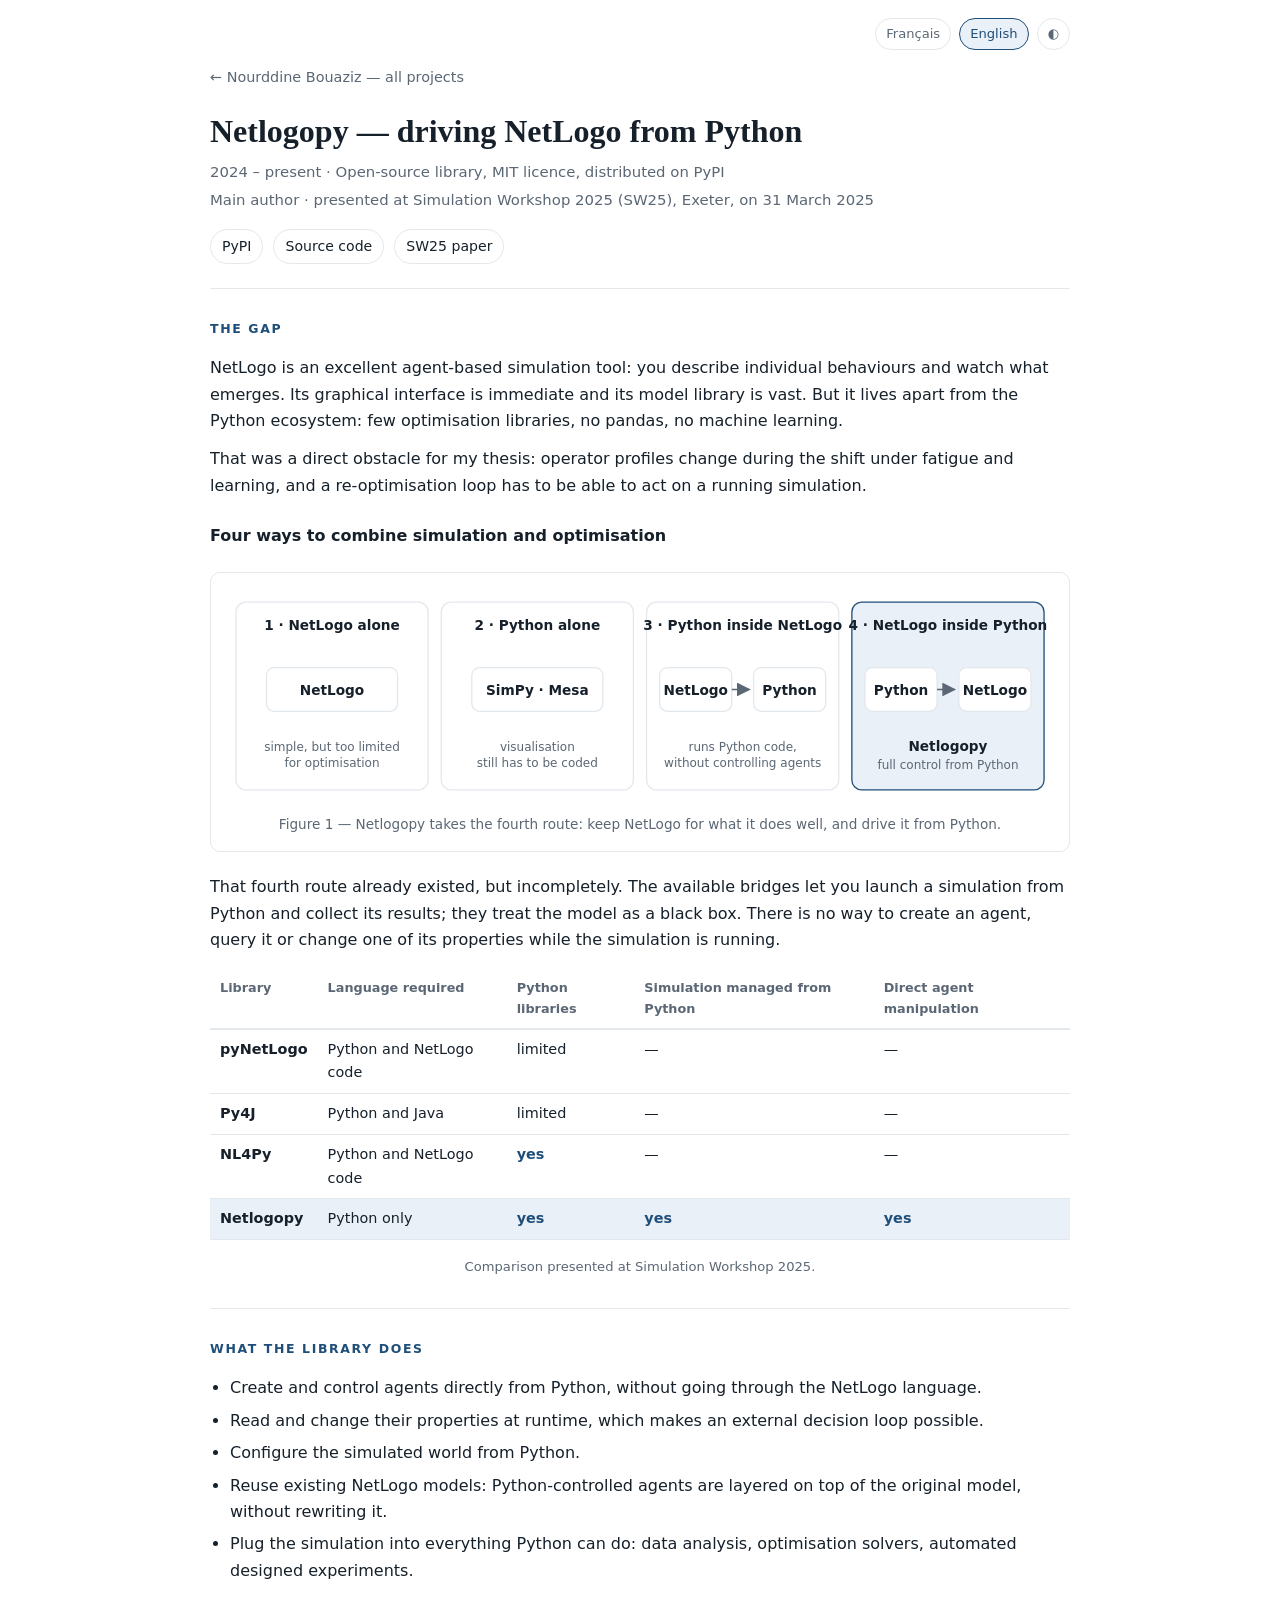
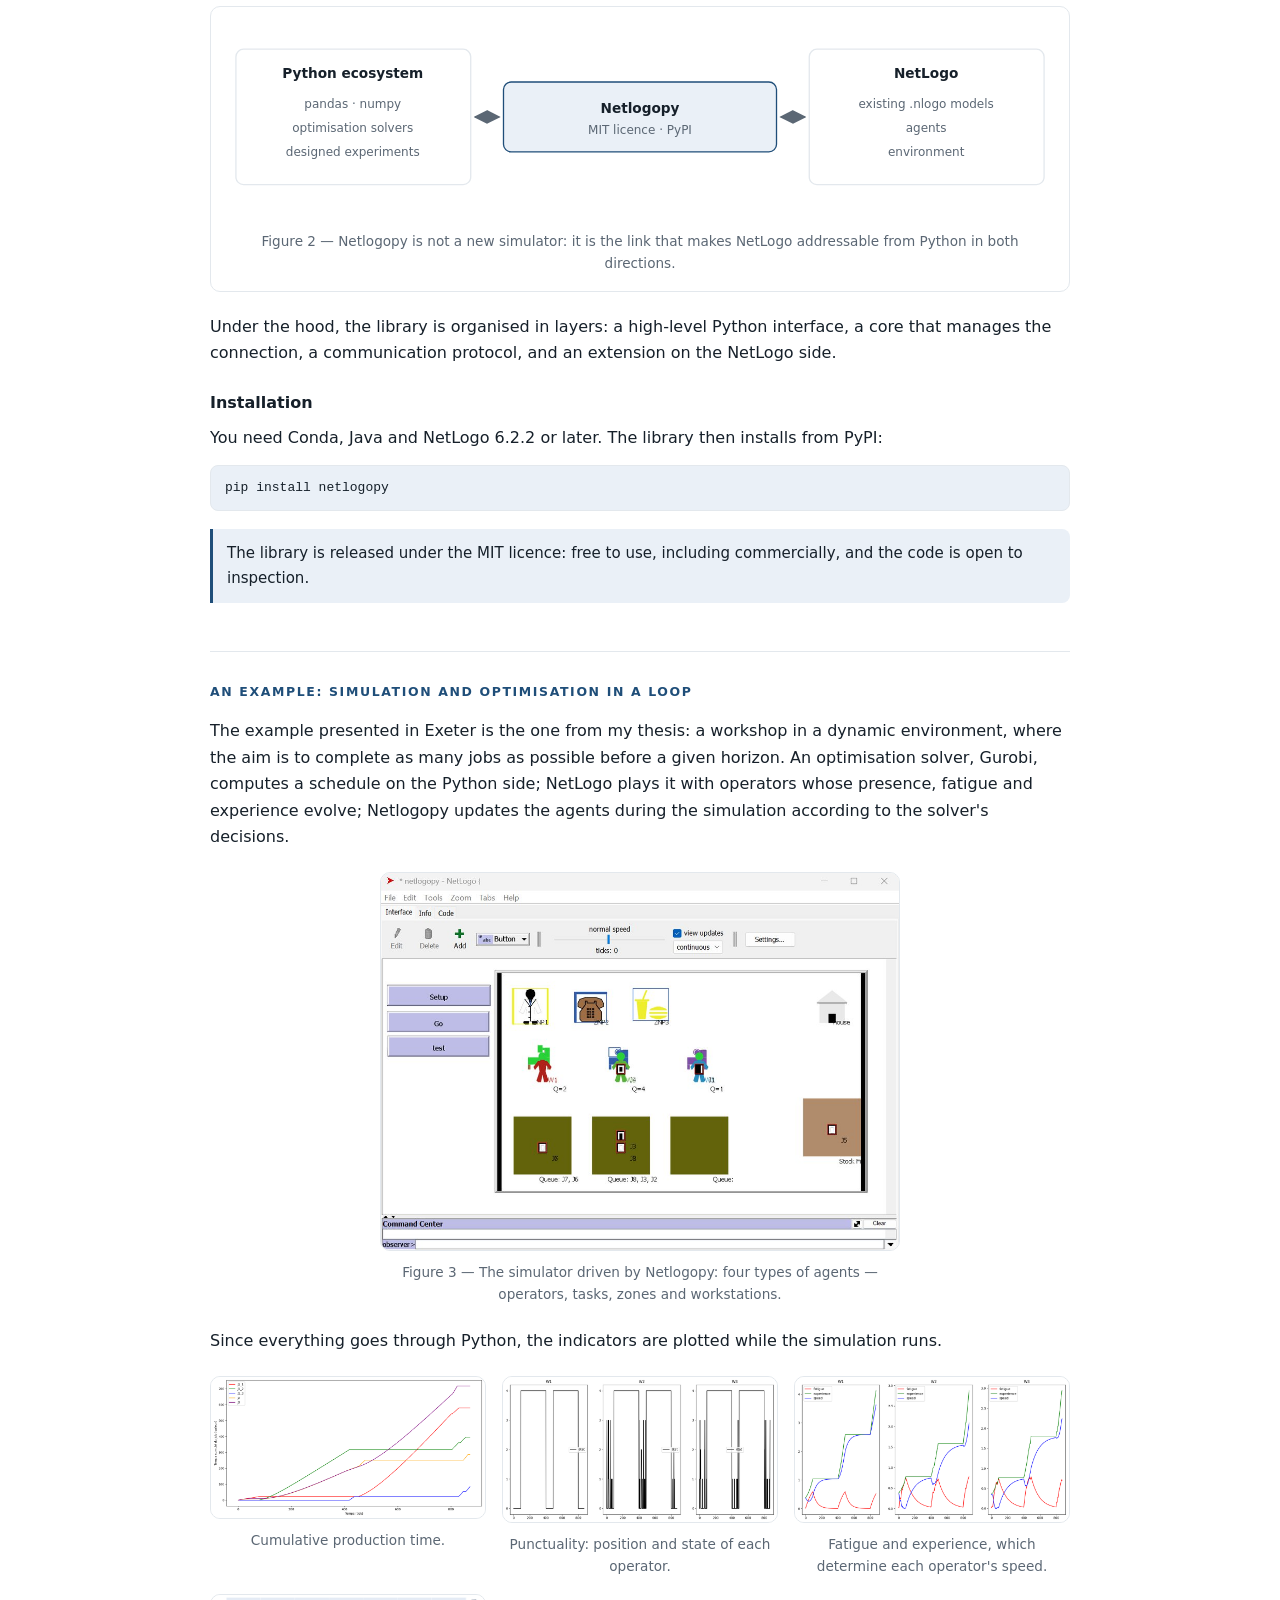
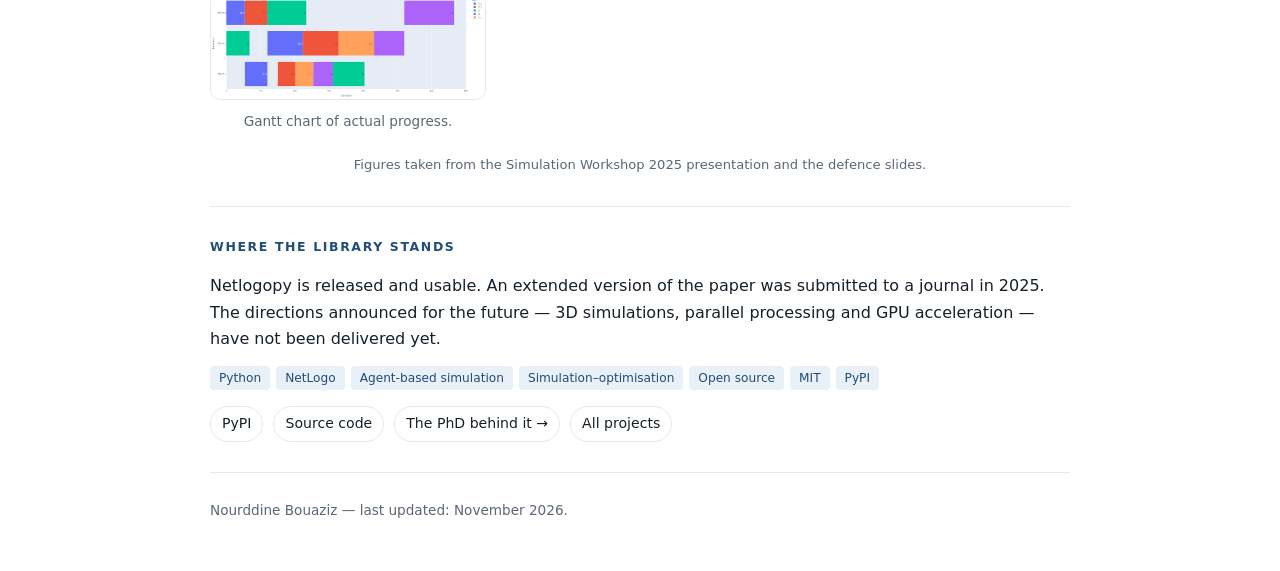
<file: projets/netlogopy.html>
<!doctype html>
<html lang="fr" data-title-en="Netlogopy — driving NetLogo from Python · Nourddine Bouaziz">
<head>
<meta charset="utf-8">
<meta name="viewport" content="width=device-width, initial-scale=1">
<title>Netlogopy — piloter NetLogo depuis Python · Nourddine Bouaziz</title>
<meta name="description" content="Netlogopy : bibliothèque open source (MIT, PyPI) qui permet de créer, lire et modifier les agents NetLogo directement depuis Python, pour coupler simulation multi-agents et optimisation.">
<link rel="icon" href="data:image/svg+xml,<svg xmlns='http://www.w3.org/2000/svg' viewBox='0 0 100 100'><text y='.9em' font-size='90'>⚙️</text></svg>">
<link rel="canonical" href="https://bouaziznourddine.github.io/portfolio/projets/netlogopy.html">
<link rel="stylesheet" href="../assets/projet.css">
</head>
<body>
<div class="wrap">

  <div class="toolbar">
    <button id="btn-fr" aria-pressed="true">Français</button>
    <button id="btn-en" aria-pressed="false">English</button>
    <button id="btn-theme" aria-pressed="false" title="Thème clair / sombre">◐</button>
  </div>

  <a class="back" href="../index.html" data-fr="← Nourddine Bouaziz — tous les projets" data-en="← Nourddine Bouaziz — all projects">← Nourddine Bouaziz — tous les projets</a>

  <header>
    <h1 data-fr="Netlogopy — piloter NetLogo depuis Python" data-en="Netlogopy — driving NetLogo from Python">Netlogopy — piloter NetLogo depuis Python</h1>
    <p class="meta" data-fr="2024 – aujourd'hui · Bibliothèque open source, licence MIT, distribuée sur PyPI" data-en="2024 – present · Open-source library, MIT licence, distributed on PyPI">2024 – aujourd'hui · Bibliothèque open source, licence MIT, distribuée sur PyPI</p>
    <p class="meta" data-fr="Auteur principal · présentée au Simulation Workshop 2025 (SW25), Exeter, le 31 mars 2025" data-en="Main author · presented at Simulation Workshop 2025 (SW25), Exeter, on 31 March 2025">Auteur principal · présentée au Simulation Workshop 2025 (SW25), Exeter, le 31 mars 2025</p>
    <nav class="links">
      <a href="https://pypi.org/project/netlogopy/">PyPI</a>
      <a href="https://github.com/Bouaziz19/netlogopy" data-fr="Code source" data-en="Source code">Code source</a>
      <a href="https://doi.org/10.36819/SW25.019" data-fr="Article SW25" data-en="SW25 paper">Article SW25</a>
    </nav>
  </header>

  <section>
    <h2 data-fr="Le manque" data-en="The gap">Le manque</h2>
    <p data-fr="NetLogo est un excellent outil de simulation multi-agents : on y décrit des comportements individuels et on observe ce qui en émerge. Son interface graphique est immédiate, sa bibliothèque de modèles est vaste. Mais il vit à l'écart de l'écosystème Python : peu de bibliothèques d'optimisation, pas de pandas, pas d'apprentissage automatique." data-en="NetLogo is an excellent agent-based simulation tool: you describe individual behaviours and watch what emerges. Its graphical interface is immediate and its model library is vast. But it lives apart from the Python ecosystem: few optimisation libraries, no pandas, no machine learning.">NetLogo est un excellent outil de simulation multi-agents : on y décrit des comportements individuels et on observe ce qui en émerge. Son interface graphique est immédiate, sa bibliothèque de modèles est vaste. Mais il vit à l'écart de l'écosystème Python : peu de bibliothèques d'optimisation, pas de pandas, pas d'apprentissage automatique.</p>
    <p data-fr="C'était un obstacle direct pour ma thèse : les profils d'opérateurs changent en cours de poste sous l'effet de la fatigue et de l'apprentissage, et une boucle de réoptimisation doit pouvoir intervenir sur la simulation en marche." data-en="That was a direct obstacle for my thesis: operator profiles change during the shift under fatigue and learning, and a re-optimisation loop has to be able to act on a running simulation.">C'était un obstacle direct pour ma thèse : les profils d'opérateurs changent en cours de poste sous l'effet de la fatigue et de l'apprentissage, et une boucle de réoptimisation doit pouvoir intervenir sur la simulation en marche.</p>

    <h3 data-fr="Quatre façons d'associer simulation et optimisation" data-en="Four ways to combine simulation and optimisation">Quatre façons d'associer simulation et optimisation</h3>

    <figure class="fig">
      <svg viewBox="0 0 760 196" role="img" aria-labelledby="n0t">
        <title id="n0t" data-fr="Quatre façons d'associer NetLogo et Python" data-en="Four ways to combine NetLogo and Python">Quatre façons d'associer NetLogo et Python</title>
        <defs><marker id="an0" markerWidth="9" markerHeight="9" refX="8" refY="4.5" orient="auto"><path d="M0,0 L9,4.5 L0,9 z" class="s-ar"/></marker></defs>

        <rect class="s-pane" x="10" y="12" width="176" height="172" rx="9"/>
        <text class="s-t" x="98" y="38" text-anchor="middle" data-fr="1 · NetLogo seul" data-en="1 · NetLogo alone">1 · NetLogo seul</text>
        <rect class="s-box2" x="38" y="72" width="120" height="40" rx="7"/>
        <text class="s-t" x="98" y="97" text-anchor="middle">NetLogo</text>
        <text class="s-s" x="98" y="148" text-anchor="middle" data-fr="simple, mais trop limité" data-en="simple, but too limited">simple, mais trop limité</text>
        <text class="s-s" x="98" y="163" text-anchor="middle" data-fr="pour l'optimisation" data-en="for optimisation">pour l'optimisation</text>

        <rect class="s-pane" x="198" y="12" width="176" height="172" rx="9"/>
        <text class="s-t" x="286" y="38" text-anchor="middle" data-fr="2 · Python seul" data-en="2 · Python alone">2 · Python seul</text>
        <rect class="s-box2" x="226" y="72" width="120" height="40" rx="7"/>
        <text class="s-t" x="286" y="97" text-anchor="middle">SimPy · Mesa</text>
        <text class="s-s" x="286" y="148" text-anchor="middle" data-fr="la visualisation" data-en="visualisation">la visualisation</text>
        <text class="s-s" x="286" y="163" text-anchor="middle" data-fr="reste à coder" data-en="still has to be coded">reste à coder</text>

        <rect class="s-pane" x="386" y="12" width="176" height="172" rx="9"/>
        <text class="s-t" x="474" y="38" text-anchor="middle" data-fr="3 · Python dans NetLogo" data-en="3 · Python inside NetLogo">3 · Python dans NetLogo</text>
        <rect class="s-box2" x="398" y="72" width="66" height="40" rx="7"/>
        <text class="s-t" x="431" y="97" text-anchor="middle">NetLogo</text>
        <path class="s-l" d="M464,92 L480,92" marker-end="url(#an0)"/>
        <rect class="s-box2" x="484" y="72" width="66" height="40" rx="7"/>
        <text class="s-t" x="517" y="97" text-anchor="middle">Python</text>
        <text class="s-s" x="474" y="148" text-anchor="middle" data-fr="exécute du Python," data-en="runs Python code,">exécute du Python,</text>
        <text class="s-s" x="474" y="163" text-anchor="middle" data-fr="sans contrôler les agents" data-en="without controlling agents">sans contrôler les agents</text>

        <rect class="s-box" x="574" y="12" width="176" height="172" rx="9"/>
        <text class="s-t" x="662" y="38" text-anchor="middle" data-fr="4 · NetLogo dans Python" data-en="4 · NetLogo inside Python">4 · NetLogo dans Python</text>
        <rect class="s-box2" x="586" y="72" width="66" height="40" rx="7"/>
        <text class="s-t" x="619" y="97" text-anchor="middle">Python</text>
        <path class="s-l" d="M652,92 L668,92" marker-end="url(#an0)"/>
        <rect class="s-box2" x="672" y="72" width="66" height="40" rx="7"/>
        <text class="s-t" x="705" y="97" text-anchor="middle">NetLogo</text>
        <text class="s-t" x="662" y="148" text-anchor="middle">Netlogopy</text>
        <text class="s-s" x="662" y="165" text-anchor="middle" data-fr="contrôle complet depuis Python" data-en="full control from Python">contrôle complet depuis Python</text>
      </svg>
      <figcaption data-fr="Figure 1 — Netlogopy relève de la quatrième voie : garder NetLogo pour ce qu'il fait bien, et le piloter depuis Python." data-en="Figure 1 — Netlogopy takes the fourth route: keep NetLogo for what it does well, and drive it from Python.">Figure 1 — Netlogopy relève de la quatrième voie : garder NetLogo pour ce qu'il fait bien, et le piloter depuis Python.</figcaption>
    </figure>

    <p data-fr="Cette quatrième voie existait déjà, mais incomplètement. Les passerelles disponibles permettent de lancer une simulation depuis Python et d'en récupérer les résultats ; elles traitent le modèle comme une boîte noire. Impossible de créer un agent, de l'interroger ou de changer une de ses propriétés pendant que la simulation tourne." data-en="That fourth route already existed, but incompletely. The available bridges let you launch a simulation from Python and collect its results; they treat the model as a black box. There is no way to create an agent, query it or change one of its properties while the simulation is running.">Cette quatrième voie existait déjà, mais incomplètement. Les passerelles disponibles permettent de lancer une simulation depuis Python et d'en récupérer les résultats ; elles traitent le modèle comme une boîte noire. Impossible de créer un agent, de l'interroger ou de changer une de ses propriétés pendant que la simulation tourne.</p>

    <div class="table-scroll">
      <table class="cmp">
        <thead>
          <tr>
            <th scope="col" data-fr="Bibliothèque" data-en="Library">Bibliothèque</th>
            <th scope="col" data-fr="Langage requis" data-en="Language required">Langage requis</th>
            <th scope="col" data-fr="Bibliothèques Python" data-en="Python libraries">Bibliothèques Python</th>
            <th scope="col" data-fr="Simulation gérée depuis Python" data-en="Simulation managed from Python">Simulation gérée depuis Python</th>
            <th scope="col" data-fr="Manipulation directe des agents" data-en="Direct agent manipulation">Manipulation directe des agents</th>
          </tr>
        </thead>
        <tbody>
          <tr><th scope="row">pyNetLogo</th><td data-fr="Python et code NetLogo" data-en="Python and NetLogo code">Python et code NetLogo</td><td data-fr="limitées" data-en="limited">limitées</td><td>—</td><td>—</td></tr>
          <tr><th scope="row">Py4J</th><td data-fr="Python et Java" data-en="Python and Java">Python et Java</td><td data-fr="limitées" data-en="limited">limitées</td><td>—</td><td>—</td></tr>
          <tr><th scope="row">NL4Py</th><td data-fr="Python et code NetLogo" data-en="Python and NetLogo code">Python et code NetLogo</td><td class="yes" data-fr="oui" data-en="yes">oui</td><td>—</td><td>—</td></tr>
          <tr class="is-ours"><th scope="row">Netlogopy</th><td data-fr="Python seul" data-en="Python only">Python seul</td><td class="yes" data-fr="oui" data-en="yes">oui</td><td class="yes" data-fr="oui" data-en="yes">oui</td><td class="yes" data-fr="oui" data-en="yes">oui</td></tr>
        </tbody>
      </table>
    </div>
    <p class="credit" data-fr="Comparaison présentée au Simulation Workshop 2025." data-en="Comparison presented at Simulation Workshop 2025.">Comparaison présentée au Simulation Workshop 2025.</p>
  </section>

  <section>
    <h2 data-fr="Ce que fait la bibliothèque" data-en="What the library does">Ce que fait la bibliothèque</h2>
    <ul>
      <li data-fr="Créer et contrôler des agents directement depuis Python, sans passer par le langage de NetLogo." data-en="Create and control agents directly from Python, without going through the NetLogo language.">Créer et contrôler des agents directement depuis Python, sans passer par le langage de NetLogo.</li>
      <li data-fr="Lire et modifier leurs propriétés en cours d'exécution, ce qui rend possible une boucle de décision externe." data-en="Read and change their properties at runtime, which makes an external decision loop possible.">Lire et modifier leurs propriétés en cours d'exécution, ce qui rend possible une boucle de décision externe.</li>
      <li data-fr="Configurer le monde simulé depuis Python." data-en="Configure the simulated world from Python.">Configurer le monde simulé depuis Python.</li>
      <li data-fr="Réutiliser les modèles NetLogo existants : des agents pilotés par Python viennent s'ajouter au modèle d'origine, sans le réécrire." data-en="Reuse existing NetLogo models: Python-controlled agents are layered on top of the original model, without rewriting it.">Réutiliser les modèles NetLogo existants : des agents pilotés par Python viennent s'ajouter au modèle d'origine, sans le réécrire.</li>
      <li data-fr="Brancher la simulation sur tout ce que Python sait faire : analyse de données, solveurs d'optimisation, plans d'expérience automatisés." data-en="Plug the simulation into everything Python can do: data analysis, optimisation solvers, automated designed experiments.">Brancher la simulation sur tout ce que Python sait faire : analyse de données, solveurs d'optimisation, plans d'expérience automatisés.</li>
    </ul>

    <figure class="fig">
      <svg viewBox="0 0 760 180" role="img" aria-labelledby="n2t">
        <title id="n2t" data-fr="Position de Netlogopy entre Python et NetLogo" data-en="Where Netlogopy sits between Python and NetLogo">Position de Netlogopy entre Python et NetLogo</title>
        <defs><marker id="an2" markerWidth="9" markerHeight="9" refX="8" refY="4.5" orient="auto-start-reverse"><path d="M0,0 L9,4.5 L0,9 z" class="s-ar"/></marker></defs>

        <rect class="s-box2" x="10" y="24" width="215" height="124" rx="7"/>
        <text class="s-t" x="117" y="50" text-anchor="middle" data-fr="Écosystème Python" data-en="Python ecosystem">Écosystème Python</text>
        <text class="s-s" x="117" y="78" text-anchor="middle">pandas · numpy</text>
        <text class="s-s" x="117" y="100" text-anchor="middle" data-fr="solveurs d'optimisation" data-en="optimisation solvers">solveurs d'optimisation</text>
        <text class="s-s" x="117" y="122" text-anchor="middle" data-fr="plans d'expérience" data-en="designed experiments">plans d'expérience</text>

        <path class="s-l" d="M229,86 L251,86" marker-start="url(#an2)" marker-end="url(#an2)"/>

        <rect class="s-box" x="255" y="54" width="250" height="64" rx="7"/>
        <text class="s-t" x="380" y="82" text-anchor="middle">Netlogopy</text>
        <text class="s-s" x="380" y="102" text-anchor="middle" data-fr="licence MIT · PyPI" data-en="MIT licence · PyPI">licence MIT · PyPI</text>

        <path class="s-l" d="M509,86 L531,86" marker-start="url(#an2)" marker-end="url(#an2)"/>

        <rect class="s-box2" x="535" y="24" width="215" height="124" rx="7"/>
        <text class="s-t" x="642" y="50" text-anchor="middle">NetLogo</text>
        <text class="s-s" x="642" y="78" text-anchor="middle" data-fr="modèles .nlogo existants" data-en="existing .nlogo models">modèles .nlogo existants</text>
        <text class="s-s" x="642" y="100" text-anchor="middle" data-fr="agents" data-en="agents">agents</text>
        <text class="s-s" x="642" y="122" text-anchor="middle" data-fr="environnement" data-en="environment">environnement</text>
      </svg>
      <figcaption data-fr="Figure 2 — Netlogopy n'est pas un nouveau simulateur : c'est le chaînon qui rend NetLogo adressable depuis Python dans les deux sens." data-en="Figure 2 — Netlogopy is not a new simulator: it is the link that makes NetLogo addressable from Python in both directions.">Figure 2 — Netlogopy n'est pas un nouveau simulateur : c'est le chaînon qui rend NetLogo adressable depuis Python dans les deux sens.</figcaption>
    </figure>

    <p data-fr="Sous le capot, la bibliothèque s'organise en couches : une interface Python de haut niveau, un cœur qui gère la connexion, un protocole de communication, et une extension du côté de NetLogo." data-en="Under the hood, the library is organised in layers: a high-level Python interface, a core that manages the connection, a communication protocol, and an extension on the NetLogo side.">Sous le capot, la bibliothèque s'organise en couches : une interface Python de haut niveau, un cœur qui gère la connexion, un protocole de communication, et une extension du côté de NetLogo.</p>

    <h3 data-fr="Installation" data-en="Installation">Installation</h3>
    <p data-fr="Il faut Conda, Java et NetLogo 6.2.2 ou plus récent. La bibliothèque s'installe ensuite depuis PyPI :" data-en="You need Conda, Java and NetLogo 6.2.2 or later. The library then installs from PyPI:">Il faut Conda, Java et NetLogo 6.2.2 ou plus récent. La bibliothèque s'installe ensuite depuis PyPI :</p>
<pre class="code">pip install netlogopy</pre>

    <div class="callout">
      <p data-fr="La bibliothèque est publiée sous licence MIT : elle est libre d'usage, y compris en entreprise, et le code est consultable." data-en="The library is released under the MIT licence: free to use, including commercially, and the code is open to inspection.">La bibliothèque est publiée sous licence MIT : elle est libre d'usage, y compris en entreprise, et le code est consultable.</p>
    </div>
  </section>

  <section>
    <h2 data-fr="Un exemple : simulation et optimisation en boucle" data-en="An example: simulation and optimisation in a loop">Un exemple : simulation et optimisation en boucle</h2>
    <p data-fr="L'exemple présenté à Exeter est celui de ma thèse : un atelier en environnement dynamique, où l'on cherche à terminer le plus de travaux possible avant un horizon donné. Un solveur d'optimisation, Gurobi, calcule un planning côté Python ; NetLogo le joue avec des opérateurs dont la présence, la fatigue et l'expérience évoluent ; Netlogopy met à jour les agents en cours de simulation selon les décisions du solveur." data-en="The example presented in Exeter is the one from my thesis: a workshop in a dynamic environment, where the aim is to complete as many jobs as possible before a given horizon. An optimisation solver, Gurobi, computes a schedule on the Python side; NetLogo plays it with operators whose presence, fatigue and experience evolve; Netlogopy updates the agents during the simulation according to the solver's decisions.">L'exemple présenté à Exeter est celui de ma thèse : un atelier en environnement dynamique, où l'on cherche à terminer le plus de travaux possible avant un horizon donné. Un solveur d'optimisation, Gurobi, calcule un planning côté Python ; NetLogo le joue avec des opérateurs dont la présence, la fatigue et l'expérience évoluent ; Netlogopy met à jour les agents en cours de simulation selon les décisions du solveur.</p>

    <figure class="media narrow">
      <img src="../media/img/netlogopy-simulateur.jpg" width="1000" height="727" loading="lazy" alt="Fenêtre NetLogo du simulateur piloté par Netlogopy : opérateurs, postes de travail et files d'attente">
      <figcaption data-fr="Figure 3 — Le simulateur piloté par Netlogopy : quatre types d'agents — opérateurs, tâches, zones et postes de travail." data-en="Figure 3 — The simulator driven by Netlogopy: four types of agents — operators, tasks, zones and workstations.">Figure 3 — Le simulateur piloté par Netlogopy : quatre types d'agents — opérateurs, tâches, zones et postes de travail.</figcaption>
    </figure>

    <p data-fr="Comme tout passe par Python, les indicateurs se tracent pendant que la simulation tourne." data-en="Since everything goes through Python, the indicators are plotted while the simulation runs.">Comme tout passe par Python, les indicateurs se tracent pendant que la simulation tourne.</p>

    <div class="media-grid">
      <figure class="media">
        <img src="../media/img/netlogopy-production.png" width="1000" height="513" loading="lazy" alt="Courbes du temps de production cumulé par poste">
        <figcaption data-fr="Temps de production cumulé." data-en="Cumulative production time.">Temps de production cumulé.</figcaption>
      </figure>
      <figure class="media">
        <img src="../media/img/netlogopy-ponctualite.png" width="1000" height="528" loading="lazy" alt="Suivi de la position et de l'état de trois opérateurs">
        <figcaption data-fr="Ponctualité : position et état de chaque opérateur." data-en="Punctuality: position and state of each operator.">Ponctualité : position et état de chaque opérateur.</figcaption>
      </figure>
      <figure class="media">
        <img src="../media/img/netlogopy-fatigue-experience.png" width="1000" height="528" loading="lazy" alt="Courbes de fatigue, d'expérience et de vitesse de trois opérateurs">
        <figcaption data-fr="Fatigue et expérience, d'où découle la vitesse de chacun." data-en="Fatigue and experience, which determine each operator's speed.">Fatigue et expérience, d'où découle la vitesse de chacun.</figcaption>
      </figure>
      <figure class="media">
        <img src="../media/img/netlogopy-gantt.png" width="1000" height="379" loading="lazy" alt="Diagramme de Gantt de l'avancement des opérations">
        <figcaption data-fr="Diagramme de Gantt de l'avancement réel." data-en="Gantt chart of actual progress.">Diagramme de Gantt de l'avancement réel.</figcaption>
      </figure>
    </div>
    <p class="credit" data-fr="Figures tirées de la présentation au Simulation Workshop 2025 et du support de soutenance." data-en="Figures taken from the Simulation Workshop 2025 presentation and the defence slides.">Figures tirées de la présentation au Simulation Workshop 2025 et du support de soutenance.</p>
  </section>

  <section>
    <h2 data-fr="Où en est la bibliothèque" data-en="Where the library stands">Où en est la bibliothèque</h2>
    <p data-fr="Netlogopy est publiée et utilisable. Une version développée de l'article a été soumise à une revue en 2025. Les pistes annoncées pour la suite — simulations en 3D, calcul parallèle et accélération par GPU — ne sont pas encore livrées." data-en="Netlogopy is released and usable. An extended version of the paper was submitted to a journal in 2025. The directions announced for the future — 3D simulations, parallel processing and GPU acceleration — have not been delivered yet.">Netlogopy est publiée et utilisable. Une version développée de l'article a été soumise à une revue en 2025. Les pistes annoncées pour la suite — simulations en 3D, calcul parallèle et accélération par GPU — ne sont pas encore livrées.</p>

    <div class="tags">
      <span class="tag">Python</span>
      <span class="tag">NetLogo</span>
      <span class="tag" data-fr="Simulation multi-agents" data-en="Agent-based simulation">Simulation multi-agents</span>
      <span class="tag" data-fr="Simulation–optimisation" data-en="Simulation–optimisation">Simulation–optimisation</span>
      <span class="tag">Open source</span>
      <span class="tag">MIT</span>
      <span class="tag">PyPI</span>
    </div>
    <nav class="links">
      <a href="https://pypi.org/project/netlogopy/">PyPI</a>
      <a href="https://github.com/Bouaziz19/netlogopy" data-fr="Code source" data-en="Source code">Code source</a>
      <a href="doctorat.html" data-fr="Le doctorat qui l'a motivée →" data-en="The PhD behind it →">Le doctorat qui l'a motivée →</a>
      <a href="../index.html" data-fr="Tous les projets" data-en="All projects">Tous les projets</a>
    </nav>
  </section>

  <footer>
    <span data-fr="Nourddine Bouaziz — dernière mise à jour : novembre 2026." data-en="Nourddine Bouaziz — last updated: November 2026.">Nourddine Bouaziz — dernière mise à jour : novembre 2026.</span>
  </footer>

</div>

<script src="../assets/projet.js"></script>
<script data-goatcounter="https://bouaziznourddine.goatcounter.com/count" async src="https://gc.zgo.at/count.js"></script>
</body>
</html>
</file>
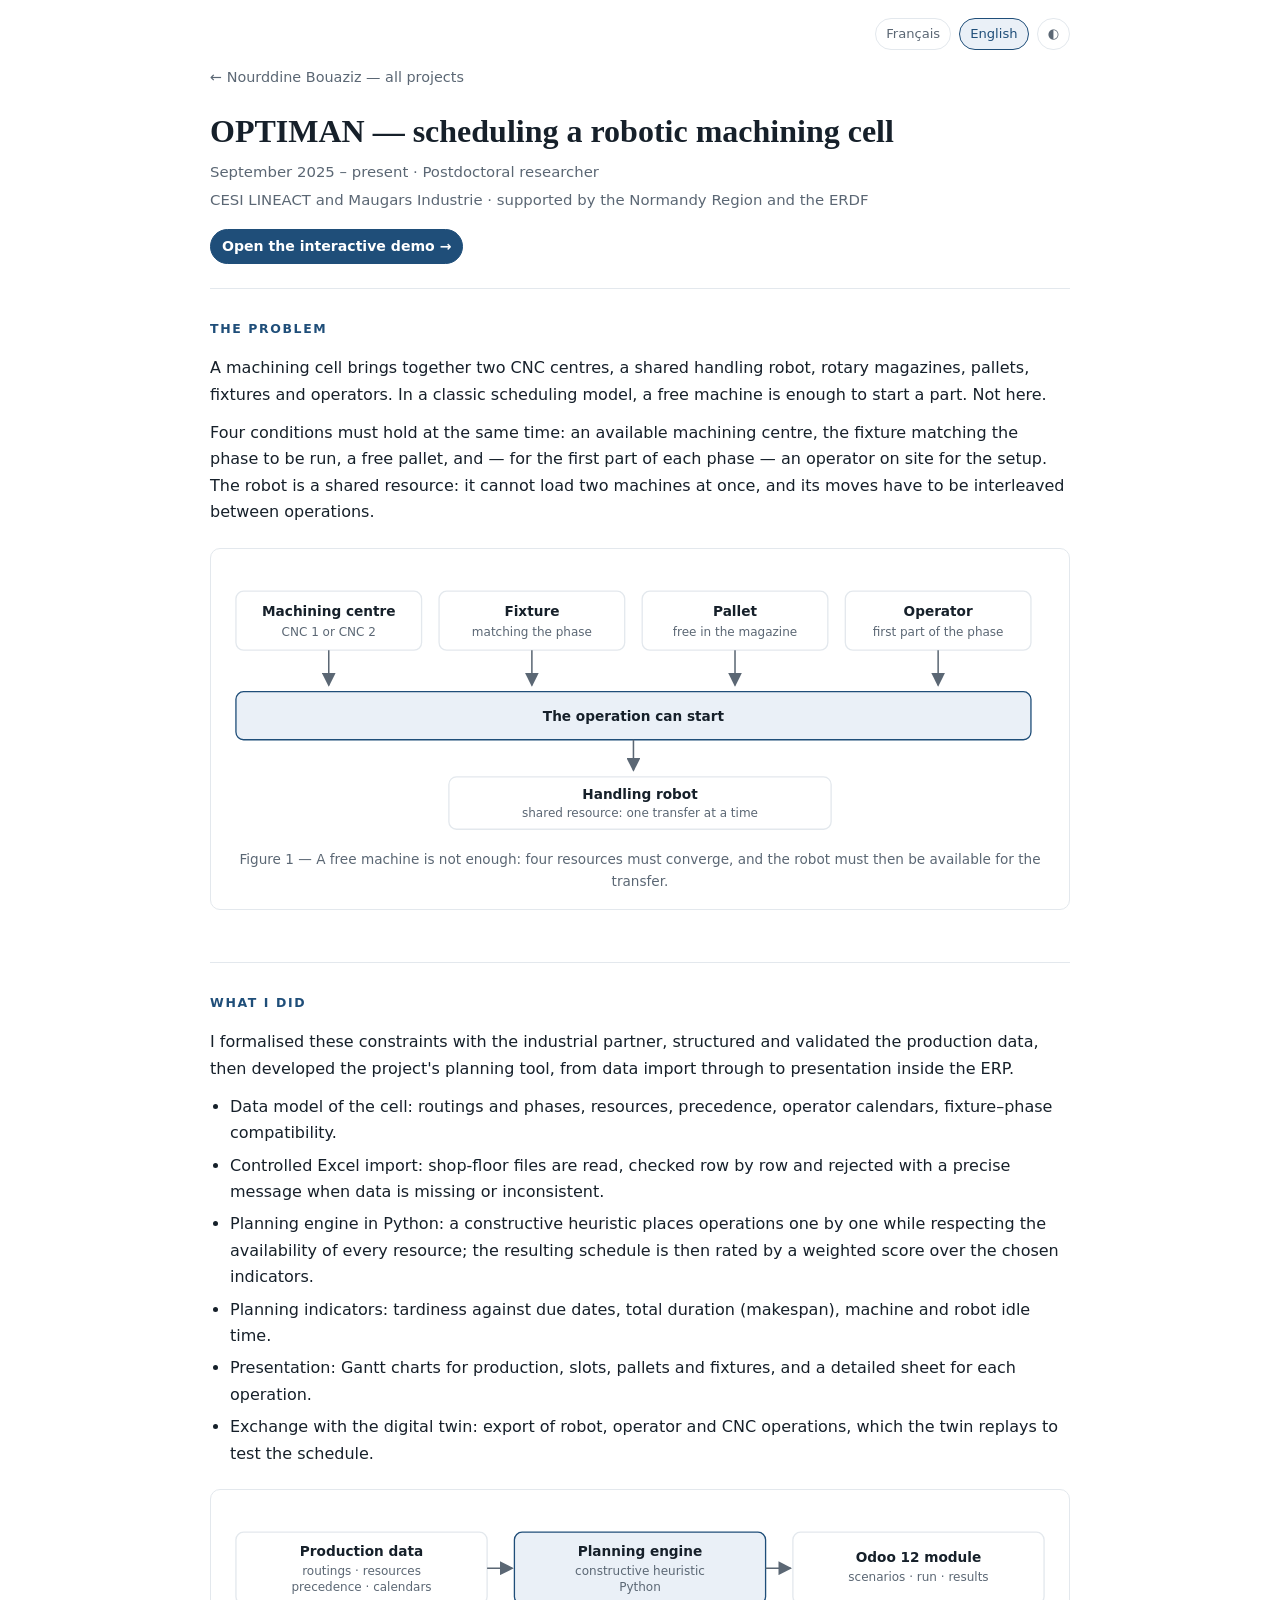
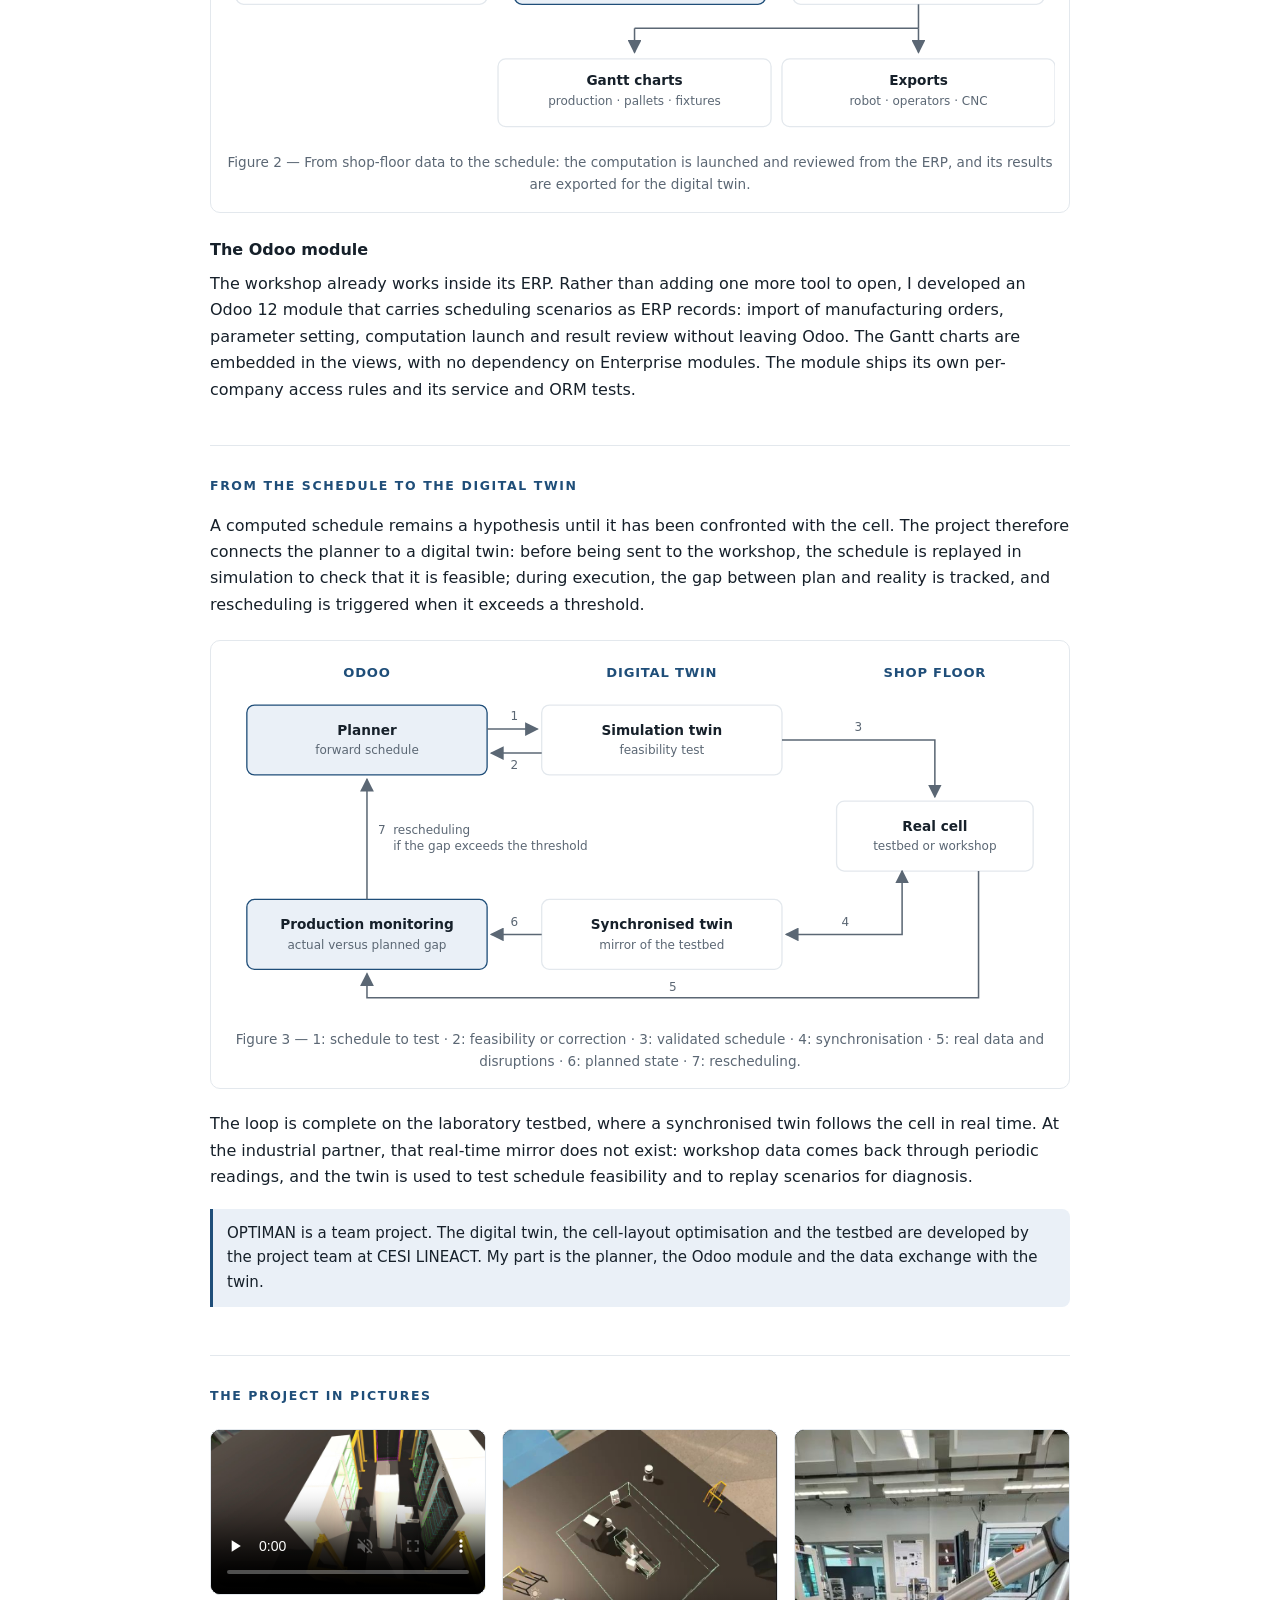
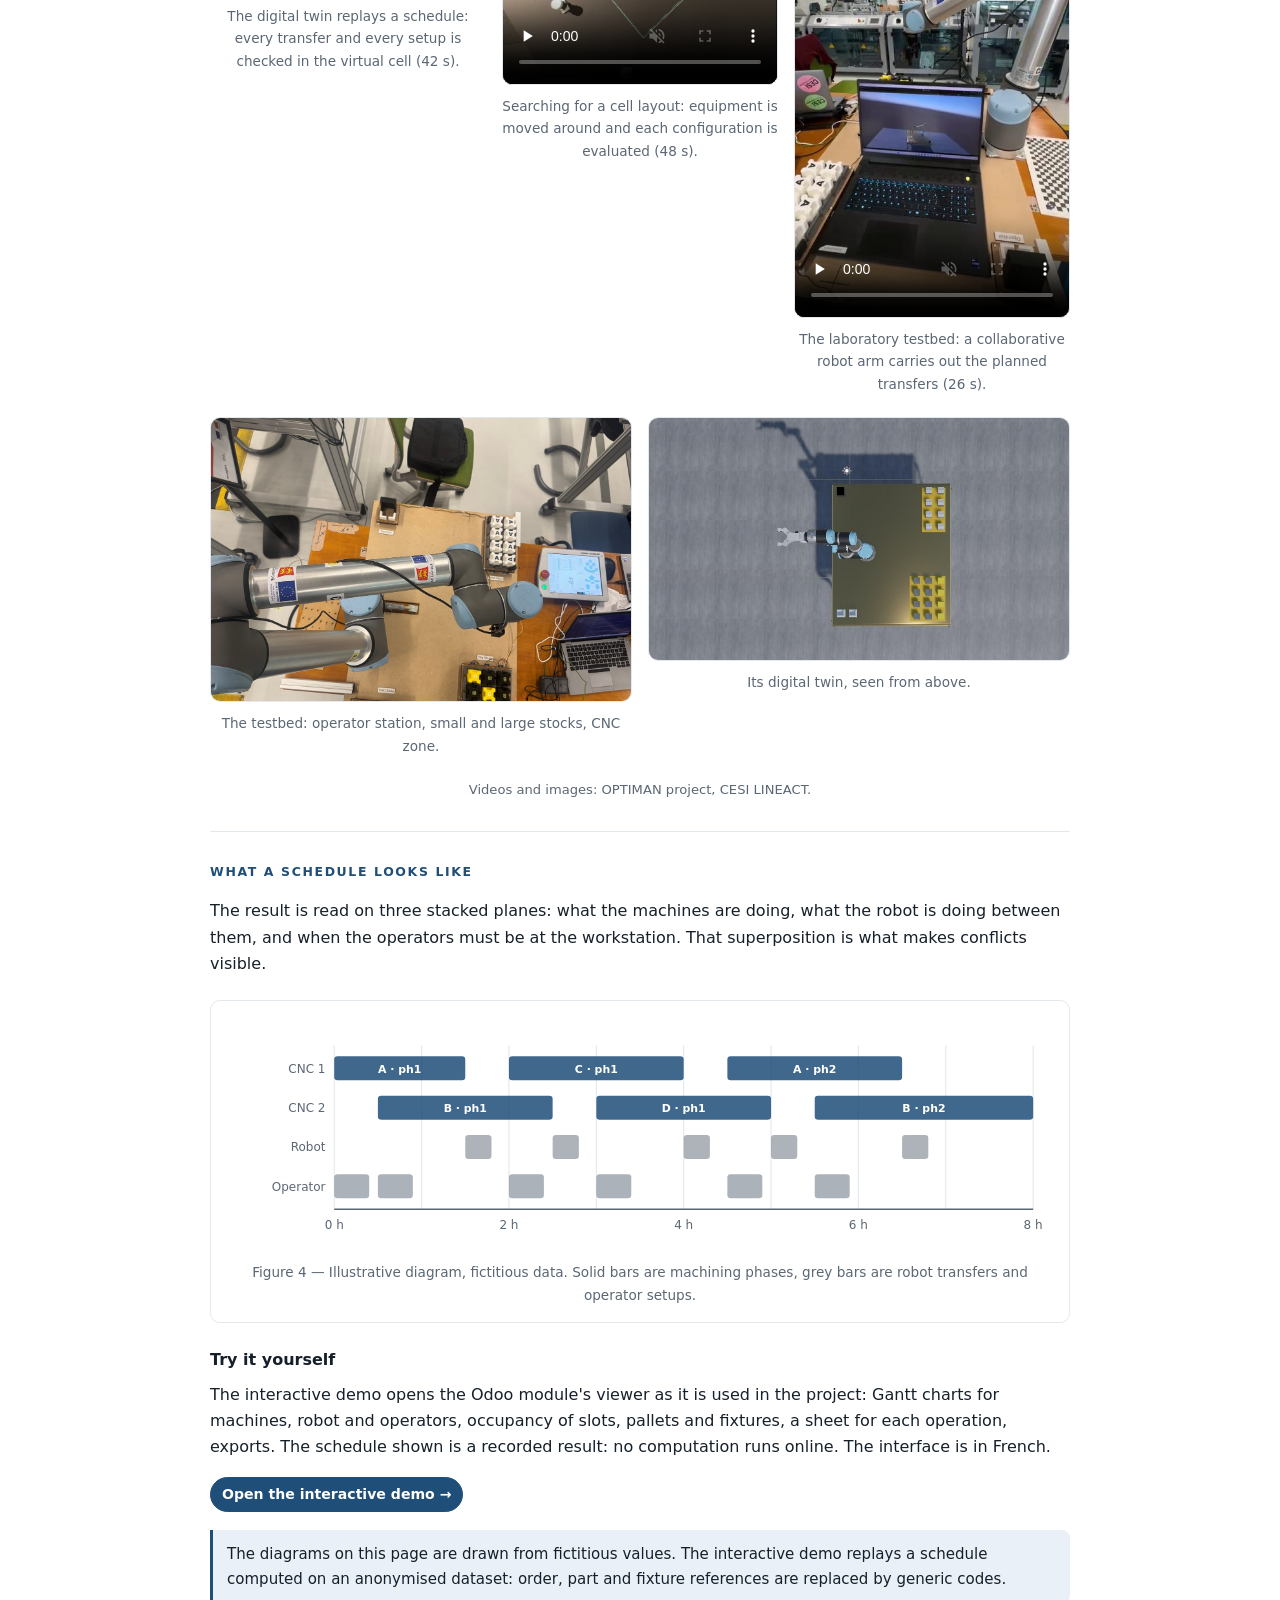
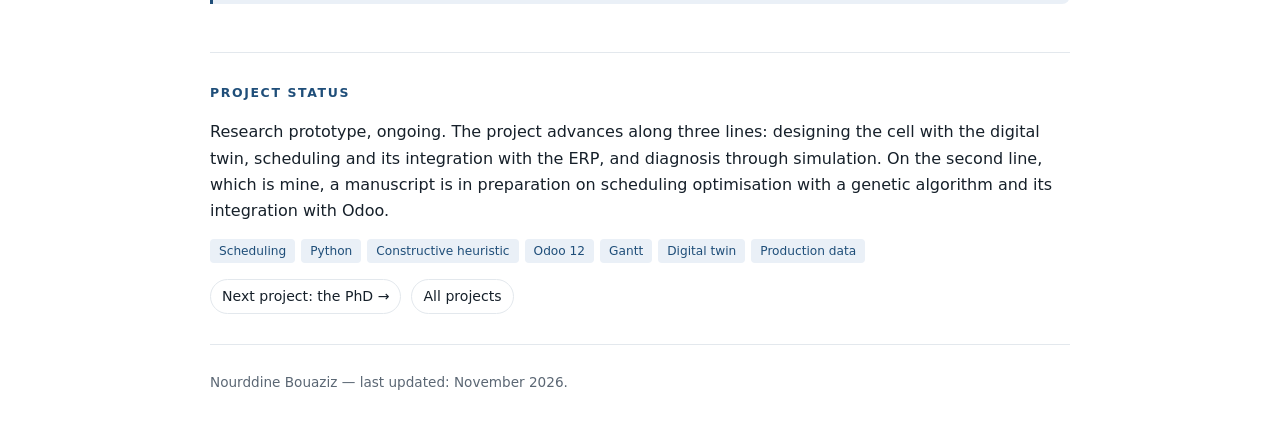
<file: projets/optiman.html>
<!doctype html>
<html lang="fr" data-title-en="OPTIMAN — scheduling a robotic machining cell · Nourddine Bouaziz">
<head>
<meta charset="utf-8">
<meta name="viewport" content="width=device-width, initial-scale=1">
<title>OPTIMAN — ordonnancement d'une cellule d'usinage robotisée · Nourddine Bouaziz</title>
<meta name="description" content="OPTIMAN : ordonnancement d'une cellule d'usinage robotisée. Heuristique constructive sous contraintes de ressources, module Odoo 12, Gantt, et couplage avec un jumeau numérique.">
<link rel="icon" href="data:image/svg+xml,<svg xmlns='http://www.w3.org/2000/svg' viewBox='0 0 100 100'><text y='.9em' font-size='90'>⚙️</text></svg>">
<link rel="canonical" href="https://bouaziznourddine.github.io/portfolio/projets/optiman.html">
<link rel="stylesheet" href="../assets/projet.css">
</head>
<body>
<div class="wrap">

  <div class="toolbar">
    <button id="btn-fr" aria-pressed="true">Français</button>
    <button id="btn-en" aria-pressed="false">English</button>
    <button id="btn-theme" aria-pressed="false" title="Thème clair / sombre">◐</button>
  </div>

  <a class="back" href="../index.html" data-fr="← Nourddine Bouaziz — tous les projets" data-en="← Nourddine Bouaziz — all projects">← Nourddine Bouaziz — tous les projets</a>

  <header>
    <h1 data-fr="OPTIMAN — ordonnancement d'une cellule d'usinage robotisée" data-en="OPTIMAN — scheduling a robotic machining cell">OPTIMAN — ordonnancement d'une cellule d'usinage robotisée</h1>
    <p class="meta" data-fr="Septembre 2025 – aujourd'hui · Chercheur postdoctoral" data-en="September 2025 – present · Postdoctoral researcher">Septembre 2025 – aujourd'hui · Chercheur postdoctoral</p>
    <p class="meta" data-fr="CESI LINEACT et Maugars Industrie · soutien Région Normandie et FEDER" data-en="CESI LINEACT and Maugars Industrie · supported by the Normandy Region and the ERDF">CESI LINEACT et Maugars Industrie · soutien Région Normandie et FEDER</p>
    <nav class="links">
      <a class="primary" href="../demo/optiman/index.html" data-fr="Ouvrir la démonstration interactive →" data-en="Open the interactive demo →">Ouvrir la démonstration interactive →</a>
    </nav>
  </header>

  <section>
    <h2 data-fr="Le problème" data-en="The problem">Le problème</h2>
    <p data-fr="Une cellule d'usinage réunit deux centres CNC, un robot de manutention partagé, des magasins rotatifs, des palettes, des montages et des opérateurs. Dans un modèle d'ordonnancement classique, une machine libre suffit à lancer une pièce. Ici, non." data-en="A machining cell brings together two CNC centres, a shared handling robot, rotary magazines, pallets, fixtures and operators. In a classic scheduling model, a free machine is enough to start a part. Not here.">Une cellule d'usinage réunit deux centres CNC, un robot de manutention partagé, des magasins rotatifs, des palettes, des montages et des opérateurs. Dans un modèle d'ordonnancement classique, une machine libre suffit à lancer une pièce. Ici, non.</p>
    <p data-fr="Il faut que quatre conditions soient réunies en même temps : un centre d'usinage disponible, le montage compatible avec la phase à réaliser, une palette libre, et — pour la première pièce de chaque phase — un opérateur présent pour le réglage. Le robot, lui, est une ressource partagée : il ne peut pas charger deux machines à la fois, et ses déplacements s'intercalent entre les opérations." data-en="Four conditions must hold at the same time: an available machining centre, the fixture matching the phase to be run, a free pallet, and — for the first part of each phase — an operator on site for the setup. The robot is a shared resource: it cannot load two machines at once, and its moves have to be interleaved between operations.">Il faut que quatre conditions soient réunies en même temps : un centre d'usinage disponible, le montage compatible avec la phase à réaliser, une palette libre, et — pour la première pièce de chaque phase — un opérateur présent pour le réglage. Le robot, lui, est une ressource partagée : il ne peut pas charger deux machines à la fois, et ses déplacements s'intercalent entre les opérations.</p>

    <figure class="fig">
      <svg viewBox="0 0 760 250" role="img" aria-labelledby="f1t">
        <title id="f1t" data-fr="Les quatre conditions pour lancer une opération" data-en="The four conditions for starting an operation">Les quatre conditions pour lancer une opération</title>
        <defs><marker id="ar1" markerWidth="9" markerHeight="9" refX="8" refY="4.5" orient="auto"><path d="M0,0 L9,4.5 L0,9 z" class="s-ar"/></marker></defs>

        <rect class="s-box2" x="10" y="24" width="170" height="54" rx="7"/>
        <text class="s-t" x="95" y="47" text-anchor="middle" data-fr="Centre d'usinage" data-en="Machining centre">Centre d'usinage</text>
        <text class="s-s" x="95" y="65" text-anchor="middle" data-fr="CNC 1 ou CNC 2" data-en="CNC 1 or CNC 2">CNC 1 ou CNC 2</text>

        <rect class="s-box2" x="196" y="24" width="170" height="54" rx="7"/>
        <text class="s-t" x="281" y="47" text-anchor="middle" data-fr="Montage" data-en="Fixture">Montage</text>
        <text class="s-s" x="281" y="65" text-anchor="middle" data-fr="compatible avec la phase" data-en="matching the phase">compatible avec la phase</text>

        <rect class="s-box2" x="382" y="24" width="170" height="54" rx="7"/>
        <text class="s-t" x="467" y="47" text-anchor="middle" data-fr="Palette" data-en="Pallet">Palette</text>
        <text class="s-s" x="467" y="65" text-anchor="middle" data-fr="libre dans le magasin" data-en="free in the magazine">libre dans le magasin</text>

        <rect class="s-box2" x="568" y="24" width="170" height="54" rx="7"/>
        <text class="s-t" x="653" y="47" text-anchor="middle" data-fr="Opérateur" data-en="Operator">Opérateur</text>
        <text class="s-s" x="653" y="65" text-anchor="middle" data-fr="1re pièce de la phase" data-en="first part of the phase">1re pièce de la phase</text>

        <path class="s-l" d="M95,78 L95,110" marker-end="url(#ar1)"/>
        <path class="s-l" d="M281,78 L281,110" marker-end="url(#ar1)"/>
        <path class="s-l" d="M467,78 L467,110" marker-end="url(#ar1)"/>
        <path class="s-l" d="M653,78 L653,110" marker-end="url(#ar1)"/>

        <rect class="s-box" x="10" y="116" width="728" height="44" rx="7"/>
        <text class="s-t" x="374" y="143" text-anchor="middle" data-fr="L'opération peut démarrer" data-en="The operation can start">L'opération peut démarrer</text>

        <path class="s-l" d="M374,160 L374,188" marker-end="url(#ar1)"/>

        <rect class="s-box2" x="205" y="194" width="350" height="48" rx="7"/>
        <text class="s-t" x="380" y="214" text-anchor="middle" data-fr="Robot de manutention" data-en="Handling robot">Robot de manutention</text>
        <text class="s-s" x="380" y="231" text-anchor="middle" data-fr="ressource partagée : un transfert à la fois" data-en="shared resource: one transfer at a time">ressource partagée : un transfert à la fois</text>
      </svg>
      <figcaption data-fr="Figure 1 — Une machine libre ne suffit pas : quatre ressources doivent converger, puis le robot doit être disponible pour le transfert." data-en="Figure 1 — A free machine is not enough: four resources must converge, and the robot must then be available for the transfer.">Figure 1 — Une machine libre ne suffit pas : quatre ressources doivent converger, puis le robot doit être disponible pour le transfert.</figcaption>
    </figure>
  </section>

  <section>
    <h2 data-fr="Ce que j'ai fait" data-en="What I did">Ce que j'ai fait</h2>
    <p data-fr="J'ai formalisé ces contraintes avec l'industriel, structuré et validé les données de production, puis développé l'outil de planification du projet, de l'import des données jusqu'à la restitution dans l'ERP." data-en="I formalised these constraints with the industrial partner, structured and validated the production data, then developed the project's planning tool, from data import through to presentation inside the ERP.">J'ai formalisé ces contraintes avec l'industriel, structuré et validé les données de production, puis développé l'outil de planification du projet, de l'import des données jusqu'à la restitution dans l'ERP.</p>
    <ul>
      <li data-fr="Modèle de données de la cellule : gammes et phases, ressources, précédences, calendriers des opérateurs, compatibilités montage–phase." data-en="Data model of the cell: routings and phases, resources, precedence, operator calendars, fixture–phase compatibility.">Modèle de données de la cellule : gammes et phases, ressources, précédences, calendriers des opérateurs, compatibilités montage–phase.</li>
      <li data-fr="Import Excel contrôlé : les fichiers de l'atelier sont lus, vérifiés ligne à ligne et refusés avec un message précis quand une donnée manque ou se contredit." data-en="Controlled Excel import: shop-floor files are read, checked row by row and rejected with a precise message when data is missing or inconsistent.">Import Excel contrôlé : les fichiers de l'atelier sont lus, vérifiés ligne à ligne et refusés avec un message précis quand une donnée manque ou se contredit.</li>
      <li data-fr="Moteur de planification en Python : une heuristique constructive place les opérations une à une en respectant les disponibilités de toutes les ressources ; le planning obtenu est ensuite noté par un score pondéré sur les indicateurs retenus." data-en="Planning engine in Python: a constructive heuristic places operations one by one while respecting the availability of every resource; the resulting schedule is then rated by a weighted score over the chosen indicators.">Moteur de planification en Python : une heuristique constructive place les opérations une à une en respectant les disponibilités de toutes les ressources ; le planning obtenu est ensuite noté par un score pondéré sur les indicateurs retenus.</li>
      <li data-fr="Indicateurs de planning : retard par rapport aux dates dues, durée totale (makespan), temps morts des machines et du robot." data-en="Planning indicators: tardiness against due dates, total duration (makespan), machine and robot idle time.">Indicateurs de planning : retard par rapport aux dates dues, durée totale (makespan), temps morts des machines et du robot.</li>
      <li data-fr="Restitution : diagrammes de Gantt de la production, des emplacements, des palettes et des montages, fiche détaillée de chaque opération." data-en="Presentation: Gantt charts for production, slots, pallets and fixtures, and a detailed sheet for each operation.">Restitution : diagrammes de Gantt de la production, des emplacements, des palettes et des montages, fiche détaillée de chaque opération.</li>
      <li data-fr="Échange avec le jumeau numérique : export des opérations du robot, des opérateurs et des CNC, que le jumeau rejoue pour tester le planning." data-en="Exchange with the digital twin: export of robot, operator and CNC operations, which the twin replays to test the schedule.">Échange avec le jumeau numérique : export des opérations du robot, des opérateurs et des CNC, que le jumeau rejoue pour tester le planning.</li>
    </ul>

    <figure class="fig">
      <svg viewBox="0 0 760 215" role="img" aria-labelledby="f2t">
        <title id="f2t" data-fr="Chaîne logicielle de l'outil de planification" data-en="Software chain of the planning tool">Chaîne logicielle de l'outil de planification</title>
        <defs><marker id="ar2" markerWidth="9" markerHeight="9" refX="8" refY="4.5" orient="auto"><path d="M0,0 L9,4.5 L0,9 z" class="s-ar"/></marker></defs>

        <rect class="s-box2" x="10" y="24" width="230" height="66" rx="7"/>
        <text class="s-t" x="125" y="46" text-anchor="middle" data-fr="Données de production" data-en="Production data">Données de production</text>
        <text class="s-s" x="125" y="63" text-anchor="middle" data-fr="gammes · ressources" data-en="routings · resources">gammes · ressources</text>
        <text class="s-s" x="125" y="78" text-anchor="middle" data-fr="précédences · calendriers" data-en="precedence · calendars">précédences · calendriers</text>

        <path class="s-l" d="M240,57 L263,57" marker-end="url(#ar2)"/>

        <rect class="s-box" x="265" y="24" width="230" height="66" rx="7"/>
        <text class="s-t" x="380" y="46" text-anchor="middle" data-fr="Moteur de planification" data-en="Planning engine">Moteur de planification</text>
        <text class="s-s" x="380" y="63" text-anchor="middle" data-fr="heuristique constructive" data-en="constructive heuristic">heuristique constructive</text>
        <text class="s-s" x="380" y="78" text-anchor="middle">Python</text>

        <path class="s-l" d="M495,57 L518,57" marker-end="url(#ar2)"/>

        <rect class="s-box2" x="520" y="24" width="230" height="66" rx="7"/>
        <text class="s-t" x="635" y="51" text-anchor="middle" data-fr="Module Odoo 12" data-en="Odoo 12 module">Module Odoo 12</text>
        <text class="s-s" x="635" y="69" text-anchor="middle" data-fr="scénarios · calcul · résultats" data-en="scenarios · run · results">scénarios · calcul · résultats</text>

        <path class="s-l" d="M635,90 L635,112"/>
        <path class="s-l" d="M375,112 L635,112"/>
        <path class="s-l" d="M375,112 L375,134" marker-end="url(#ar2)"/>
        <path class="s-l" d="M635,112 L635,134" marker-end="url(#ar2)"/>

        <rect class="s-box2" x="250" y="140" width="250" height="62" rx="7"/>
        <text class="s-t" x="375" y="164" text-anchor="middle" data-fr="Diagrammes de Gantt" data-en="Gantt charts">Diagrammes de Gantt</text>
        <text class="s-s" x="375" y="182" text-anchor="middle" data-fr="production · palettes · montages" data-en="production · pallets · fixtures">production · palettes · montages</text>

        <rect class="s-box2" x="510" y="140" width="250" height="62" rx="7"/>
        <text class="s-t" x="635" y="164" text-anchor="middle" data-fr="Exports" data-en="Exports">Exports</text>
        <text class="s-s" x="635" y="182" text-anchor="middle" data-fr="robot · opérateurs · CNC" data-en="robot · operators · CNC">robot · opérateurs · CNC</text>
      </svg>
      <figcaption data-fr="Figure 2 — Des données de l'atelier au planning : le calcul est lancé et consulté depuis l'ERP, et ses résultats sont exportés pour le jumeau numérique." data-en="Figure 2 — From shop-floor data to the schedule: the computation is launched and reviewed from the ERP, and its results are exported for the digital twin.">Figure 2 — Des données de l'atelier au planning : le calcul est lancé et consulté depuis l'ERP, et ses résultats sont exportés pour le jumeau numérique.</figcaption>
    </figure>

    <h3 data-fr="Le module Odoo" data-en="The Odoo module">Le module Odoo</h3>
    <p data-fr="L'atelier travaille déjà dans son ERP. Plutôt que d'ajouter un outil de plus à ouvrir, j'ai développé un module Odoo 12 qui porte les scénarios d'ordonnancement comme des objets de l'ERP : import des ordres de fabrication, paramétrage, lancement du calcul et consultation des résultats sans quitter Odoo. Les diagrammes de Gantt sont intégrés aux vues, sans dépendance aux modules Enterprise. Le module porte ses règles d'accès par société et ses tests de services et d'ORM." data-en="The workshop already works inside its ERP. Rather than adding one more tool to open, I developed an Odoo 12 module that carries scheduling scenarios as ERP records: import of manufacturing orders, parameter setting, computation launch and result review without leaving Odoo. The Gantt charts are embedded in the views, with no dependency on Enterprise modules. The module ships its own per-company access rules and its service and ORM tests.">L'atelier travaille déjà dans son ERP. Plutôt que d'ajouter un outil de plus à ouvrir, j'ai développé un module Odoo 12 qui porte les scénarios d'ordonnancement comme des objets de l'ERP : import des ordres de fabrication, paramétrage, lancement du calcul et consultation des résultats sans quitter Odoo. Les diagrammes de Gantt sont intégrés aux vues, sans dépendance aux modules Enterprise. Le module porte ses règles d'accès par société et ses tests de services et d'ORM.</p>
  </section>

  <section>
    <h2 data-fr="Du planning au jumeau numérique" data-en="From the schedule to the digital twin">Du planning au jumeau numérique</h2>
    <p data-fr="Un planning calculé reste une hypothèse tant qu'il n'a pas été confronté à la cellule. Le projet relie donc le planificateur à un jumeau numérique : avant d'être envoyé à l'atelier, le planning est rejoué en simulation pour vérifier qu'il est réalisable ; pendant l'exécution, l'écart entre le prévu et le réel est suivi, et un réordonnancement est déclenché quand il dépasse un seuil." data-en="A computed schedule remains a hypothesis until it has been confronted with the cell. The project therefore connects the planner to a digital twin: before being sent to the workshop, the schedule is replayed in simulation to check that it is feasible; during execution, the gap between plan and reality is tracked, and rescheduling is triggered when it exceeds a threshold.">Un planning calculé reste une hypothèse tant qu'il n'a pas été confronté à la cellule. Le projet relie donc le planificateur à un jumeau numérique : avant d'être envoyé à l'atelier, le planning est rejoué en simulation pour vérifier qu'il est réalisable ; pendant l'exécution, l'écart entre le prévu et le réel est suivi, et un réordonnancement est déclenché quand il dépasse un seuil.</p>

    <figure class="fig">
      <svg viewBox="0 0 760 330" role="img" aria-labelledby="f4t">
        <title id="f4t" data-fr="Boucle entre le planificateur, le jumeau numérique et le terrain" data-en="Loop between the planner, the digital twin and the shop floor">Boucle entre le planificateur, le jumeau numérique et le terrain</title>
        <defs><marker id="ar4" markerWidth="9" markerHeight="9" refX="8" refY="4.5" orient="auto-start-reverse"><path d="M0,0 L9,4.5 L0,9 z" class="s-ar"/></marker></defs>

        <text class="s-h" x="130" y="18" text-anchor="middle">ODOO</text>
        <text class="s-h" x="400" y="18" text-anchor="middle" data-fr="JUMEAU NUMÉRIQUE" data-en="DIGITAL TWIN">JUMEAU NUMÉRIQUE</text>
        <text class="s-h" x="650" y="18" text-anchor="middle" data-fr="TERRAIN" data-en="SHOP FLOOR">TERRAIN</text>

        <rect class="s-box" x="20" y="44" width="220" height="64" rx="7"/>
        <text class="s-t" x="130" y="71" text-anchor="middle" data-fr="Planificateur" data-en="Planner">Planificateur</text>
        <text class="s-s" x="130" y="89" text-anchor="middle" data-fr="planning prévisionnel" data-en="forward schedule">planning prévisionnel</text>

        <rect class="s-box2" x="290" y="44" width="220" height="64" rx="7"/>
        <text class="s-t" x="400" y="71" text-anchor="middle" data-fr="Jumeau de simulation" data-en="Simulation twin">Jumeau de simulation</text>
        <text class="s-s" x="400" y="89" text-anchor="middle" data-fr="test de faisabilité" data-en="feasibility test">test de faisabilité</text>

        <rect class="s-box2" x="560" y="132" width="180" height="64" rx="7"/>
        <text class="s-t" x="650" y="159" text-anchor="middle" data-fr="Cellule réelle" data-en="Real cell">Cellule réelle</text>
        <text class="s-s" x="650" y="177" text-anchor="middle" data-fr="maquette ou atelier" data-en="testbed or workshop">maquette ou atelier</text>

        <rect class="s-box2" x="290" y="222" width="220" height="64" rx="7"/>
        <text class="s-t" x="400" y="249" text-anchor="middle" data-fr="Jumeau synchronisé" data-en="Synchronised twin">Jumeau synchronisé</text>
        <text class="s-s" x="400" y="267" text-anchor="middle" data-fr="miroir de la maquette" data-en="mirror of the testbed">miroir de la maquette</text>

        <rect class="s-box" x="20" y="222" width="220" height="64" rx="7"/>
        <text class="s-t" x="130" y="249" text-anchor="middle" data-fr="Suivi de production" data-en="Production monitoring">Suivi de production</text>
        <text class="s-s" x="130" y="267" text-anchor="middle" data-fr="écart réel / prévu" data-en="actual versus planned gap">écart réel / prévu</text>

        <path class="s-l" d="M240,66 L286,66" marker-end="url(#ar4)"/>
        <text class="s-s" x="265" y="58" text-anchor="middle">1</text>
        <path class="s-l" d="M290,88 L244,88" marker-end="url(#ar4)"/>
        <text class="s-s" x="265" y="103" text-anchor="middle">2</text>

        <path class="s-l" d="M510,76 L650,76 L650,128" marker-end="url(#ar4)"/>
        <text class="s-s" x="580" y="68" text-anchor="middle">3</text>

        <path class="s-l" d="M620,196 L620,254 L514,254" marker-start="url(#ar4)" marker-end="url(#ar4)"/>
        <text class="s-s" x="568" y="246" text-anchor="middle">4</text>

        <path class="s-l" d="M690,196 L690,312 L130,312 L130,290" marker-end="url(#ar4)"/>
        <text class="s-s" x="410" y="306" text-anchor="middle">5</text>

        <path class="s-l" d="M290,254 L244,254" marker-end="url(#ar4)"/>
        <text class="s-s" x="265" y="246" text-anchor="middle">6</text>

        <path class="s-l" d="M130,222 L130,112" marker-end="url(#ar4)"/>
        <text class="s-s" x="140" y="162">7</text>
        <text class="s-s" x="154" y="162" data-fr="réordonnancement" data-en="rescheduling">réordonnancement</text>
        <text class="s-s" x="154" y="177" data-fr="si l'écart dépasse le seuil" data-en="if the gap exceeds the threshold">si l'écart dépasse le seuil</text>
      </svg>
      <figcaption data-fr="Figure 3 — 1 : planning à tester · 2 : faisabilité ou correction · 3 : planning validé · 4 : synchronisation · 5 : données réelles et aléas · 6 : état prévu · 7 : réordonnancement." data-en="Figure 3 — 1: schedule to test · 2: feasibility or correction · 3: validated schedule · 4: synchronisation · 5: real data and disruptions · 6: planned state · 7: rescheduling.">Figure 3 — 1 : planning à tester · 2 : faisabilité ou correction · 3 : planning validé · 4 : synchronisation · 5 : données réelles et aléas · 6 : état prévu · 7 : réordonnancement.</figcaption>
    </figure>

    <p data-fr="Cette boucle est complète sur la maquette du laboratoire, où un jumeau synchronisé suit la cellule en temps réel. Chez l'industriel, ce miroir en temps réel n'existe pas : les données de l'atelier remontent par relevés périodiques, et le jumeau sert à tester la faisabilité des plannings et à rejouer des scénarios pour le diagnostic." data-en="The loop is complete on the laboratory testbed, where a synchronised twin follows the cell in real time. At the industrial partner, that real-time mirror does not exist: workshop data comes back through periodic readings, and the twin is used to test schedule feasibility and to replay scenarios for diagnosis.">Cette boucle est complète sur la maquette du laboratoire, où un jumeau synchronisé suit la cellule en temps réel. Chez l'industriel, ce miroir en temps réel n'existe pas : les données de l'atelier remontent par relevés périodiques, et le jumeau sert à tester la faisabilité des plannings et à rejouer des scénarios pour le diagnostic.</p>

    <div class="callout">
      <p data-fr="OPTIMAN est un projet d'équipe. Le jumeau numérique, l'optimisation de l'implantation de la cellule et la maquette sont développés par l'équipe du projet à CESI LINEACT. Ma part est le planificateur, le module Odoo et l'échange de données avec le jumeau." data-en="OPTIMAN is a team project. The digital twin, the cell-layout optimisation and the testbed are developed by the project team at CESI LINEACT. My part is the planner, the Odoo module and the data exchange with the twin.">OPTIMAN est un projet d'équipe. Le jumeau numérique, l'optimisation de l'implantation de la cellule et la maquette sont développés par l'équipe du projet à CESI LINEACT. Ma part est le planificateur, le module Odoo et l'échange de données avec le jumeau.</p>
    </div>
  </section>

  <section>
    <h2 data-fr="Le projet en images" data-en="The project in pictures">Le projet en images</h2>

    <div class="media-grid">
      <figure class="media">
        <video controls preload="none" playsinline muted loop poster="../media/optiman-jumeau.jpg">
          <source src="../media/optiman-jumeau.mp4" type="video/mp4">
        </video>
        <figcaption data-fr="Le jumeau numérique rejoue un planning : chaque transfert et chaque montage est vérifié dans la cellule virtuelle (42 s)." data-en="The digital twin replays a schedule: every transfer and every setup is checked in the virtual cell (42 s).">Le jumeau numérique rejoue un planning : chaque transfert et chaque montage est vérifié dans la cellule virtuelle (42 s).</figcaption>
      </figure>
      <figure class="media">
        <video controls preload="none" playsinline muted loop poster="../media/optiman-implantation.jpg">
          <source src="../media/optiman-implantation.mp4" type="video/mp4">
        </video>
        <figcaption data-fr="Recherche d'une implantation de la cellule : les équipements sont déplacés et chaque configuration est évaluée (48 s)." data-en="Searching for a cell layout: equipment is moved around and each configuration is evaluated (48 s).">Recherche d'une implantation de la cellule : les équipements sont déplacés et chaque configuration est évaluée (48 s).</figcaption>
      </figure>
      <figure class="media">
        <video controls preload="none" playsinline muted loop poster="../media/optiman-maquette.jpg">
          <source src="../media/optiman-maquette.mp4" type="video/mp4">
        </video>
        <figcaption data-fr="La maquette du laboratoire : un bras robot collaboratif exécute les transferts planifiés (26 s)." data-en="The laboratory testbed: a collaborative robot arm carries out the planned transfers (26 s).">La maquette du laboratoire : un bras robot collaboratif exécute les transferts planifiés (26 s).</figcaption>
      </figure>
    </div>

    <div class="media-grid">
      <figure class="media">
        <img src="../media/img/optiman-maquette.jpg" width="1300" height="877" loading="lazy" alt="Vue de dessus de la maquette : bras robot, stocks de pièces et zone CNC">
        <figcaption data-fr="La maquette : poste opérateur, petit et grand stocks, zone CNC." data-en="The testbed: operator station, small and large stocks, CNC zone.">La maquette : poste opérateur, petit et grand stocks, zone CNC.</figcaption>
      </figure>
      <figure class="media">
        <img src="../media/img/optiman-maquette-jumeau.jpg" width="622" height="358" loading="lazy" alt="Le jumeau numérique de la maquette, vu de dessus">
        <figcaption data-fr="Son jumeau numérique, vu de dessus." data-en="Its digital twin, seen from above.">Son jumeau numérique, vu de dessus.</figcaption>
      </figure>
    </div>
    <p class="credit" data-fr="Vidéos et images : projet OPTIMAN, CESI LINEACT." data-en="Videos and images: OPTIMAN project, CESI LINEACT.">Vidéos et images : projet OPTIMAN, CESI LINEACT.</p>
  </section>

  <section>
    <h2 data-fr="À quoi ressemble un planning" data-en="What a schedule looks like">À quoi ressemble un planning</h2>
    <p data-fr="Le résultat se lit sur trois plans superposés : ce que font les machines, ce que fait le robot entre elles, et quand les opérateurs doivent être au poste. C'est cette superposition qui rend les conflits visibles." data-en="The result is read on three stacked planes: what the machines are doing, what the robot is doing between them, and when the operators must be at the workstation. That superposition is what makes conflicts visible.">Le résultat se lit sur trois plans superposés : ce que font les machines, ce que fait le robot entre elles, et quand les opérateurs doivent être au poste. C'est cette superposition qui rend les conflits visibles.</p>

    <figure class="fig">
      <svg viewBox="0 0 760 215" role="img" aria-labelledby="f3t">
        <title id="f3t" data-fr="Lecture d'un planning sur trois plans" data-en="Reading a schedule on three planes">Lecture d'un planning sur trois plans</title>

        <path class="s-g" d="M100,26 L100,176 M180,26 L180,176 M260,26 L260,176 M340,26 L340,176 M420,26 L420,176 M500,26 L500,176 M580,26 L580,176 M660,26 L660,176 M740,26 L740,176"/>

        <text class="s-s" x="92" y="51" text-anchor="end">CNC 1</text>
        <text class="s-s" x="92" y="87" text-anchor="end">CNC 2</text>
        <text class="s-s" x="92" y="123" text-anchor="end">Robot</text>
        <text class="s-s" x="92" y="159" text-anchor="end" data-fr="Opérateur" data-en="Operator">Opérateur</text>

        <rect class="s-bar" x="100" y="36" width="120" height="22" rx="3"/>
        <text class="s-bt" x="160" y="51" text-anchor="middle">A · ph1</text>
        <rect class="s-bar" x="260" y="36" width="160" height="22" rx="3"/>
        <text class="s-bt" x="340" y="51" text-anchor="middle">C · ph1</text>
        <rect class="s-bar" x="460" y="36" width="160" height="22" rx="3"/>
        <text class="s-bt" x="540" y="51" text-anchor="middle">A · ph2</text>

        <rect class="s-bar" x="140" y="72" width="160" height="22" rx="3"/>
        <text class="s-bt" x="220" y="87" text-anchor="middle">B · ph1</text>
        <rect class="s-bar" x="340" y="72" width="160" height="22" rx="3"/>
        <text class="s-bt" x="420" y="87" text-anchor="middle">D · ph1</text>
        <rect class="s-bar" x="540" y="72" width="200" height="22" rx="3"/>
        <text class="s-bt" x="640" y="87" text-anchor="middle">B · ph2</text>

        <rect class="s-bar2" x="220" y="108" width="24" height="22" rx="3"/>
        <rect class="s-bar2" x="300" y="108" width="24" height="22" rx="3"/>
        <rect class="s-bar2" x="420" y="108" width="24" height="22" rx="3"/>
        <rect class="s-bar2" x="500" y="108" width="24" height="22" rx="3"/>
        <rect class="s-bar2" x="620" y="108" width="24" height="22" rx="3"/>

        <rect class="s-bar2" x="100" y="144" width="32" height="22" rx="3"/>
        <rect class="s-bar2" x="140" y="144" width="32" height="22" rx="3"/>
        <rect class="s-bar2" x="260" y="144" width="32" height="22" rx="3"/>
        <rect class="s-bar2" x="340" y="144" width="32" height="22" rx="3"/>
        <rect class="s-bar2" x="460" y="144" width="32" height="22" rx="3"/>
        <rect class="s-bar2" x="540" y="144" width="32" height="22" rx="3"/>

        <path class="s-l" d="M100,176 L740,176"/>
        <text class="s-s" x="100" y="194" text-anchor="middle">0 h</text>
        <text class="s-s" x="260" y="194" text-anchor="middle">2 h</text>
        <text class="s-s" x="420" y="194" text-anchor="middle">4 h</text>
        <text class="s-s" x="580" y="194" text-anchor="middle">6 h</text>
        <text class="s-s" x="740" y="194" text-anchor="middle">8 h</text>
      </svg>
      <figcaption data-fr="Figure 4 — Schéma illustratif, données fictives. Les barres pleines sont des phases d'usinage, les barres grises les transferts du robot et les réglages opérateur." data-en="Figure 4 — Illustrative diagram, fictitious data. Solid bars are machining phases, grey bars are robot transfers and operator setups.">Figure 4 — Schéma illustratif, données fictives. Les barres pleines sont des phases d'usinage, les barres grises les transferts du robot et les réglages opérateur.</figcaption>
    </figure>

    <h3 data-fr="Le manipuler soi-même" data-en="Try it yourself">Le manipuler soi-même</h3>
    <p data-fr="La démonstration interactive ouvre le visualiseur du module Odoo tel qu'il est utilisé dans le projet : Gantt des machines, du robot et des opérateurs, occupation des emplacements, des palettes et des montages, fiche de chaque opération, exports. Le planning affiché est un résultat enregistré : aucun calcul n'est exécuté en ligne." data-en="The interactive demo opens the Odoo module's viewer as it is used in the project: Gantt charts for machines, robot and operators, occupancy of slots, pallets and fixtures, a sheet for each operation, exports. The schedule shown is a recorded result: no computation runs online. The interface is in French.">La démonstration interactive ouvre le visualiseur du module Odoo tel qu'il est utilisé dans le projet : Gantt des machines, du robot et des opérateurs, occupation des emplacements, des palettes et des montages, fiche de chaque opération, exports. Le planning affiché est un résultat enregistré : aucun calcul n'est exécuté en ligne.</p>
    <nav class="links">
      <a class="primary" href="../demo/optiman/index.html" data-fr="Ouvrir la démonstration interactive →" data-en="Open the interactive demo →">Ouvrir la démonstration interactive →</a>
    </nav>

    <div class="callout">
      <p data-fr="Les schémas de cette page sont dessinés à partir de valeurs fictives. La démonstration interactive rejoue un planning calculé sur un jeu de données anonymisé : les références d'affaires, d'articles et de montages y sont remplacées par des codes génériques." data-en="The diagrams on this page are drawn from fictitious values. The interactive demo replays a schedule computed on an anonymised dataset: order, part and fixture references are replaced by generic codes.">Les schémas de cette page sont dessinés à partir de valeurs fictives. La démonstration interactive rejoue un planning calculé sur un jeu de données anonymisé : les références d'affaires, d'articles et de montages y sont remplacées par des codes génériques.</p>
    </div>
  </section>

  <section>
    <h2 data-fr="État du projet" data-en="Project status">État du projet</h2>
    <p data-fr="Prototype de recherche, en cours. Le projet avance sur trois axes : la conception de la cellule à l'aide du jumeau numérique, l'ordonnancement et son intégration à l'ERP, et le diagnostic par simulation. Sur le deuxième axe, qui est le mien, un manuscrit est en préparation sur l'optimisation de l'ordonnancement par algorithme génétique et son intégration à Odoo." data-en="Research prototype, ongoing. The project advances along three lines: designing the cell with the digital twin, scheduling and its integration with the ERP, and diagnosis through simulation. On the second line, which is mine, a manuscript is in preparation on scheduling optimisation with a genetic algorithm and its integration with Odoo.">Prototype de recherche, en cours. Le projet avance sur trois axes : la conception de la cellule à l'aide du jumeau numérique, l'ordonnancement et son intégration à l'ERP, et le diagnostic par simulation. Sur le deuxième axe, qui est le mien, un manuscrit est en préparation sur l'optimisation de l'ordonnancement par algorithme génétique et son intégration à Odoo.</p>
    <div class="tags">
      <span class="tag" data-fr="Ordonnancement" data-en="Scheduling">Ordonnancement</span>
      <span class="tag">Python</span>
      <span class="tag" data-fr="Heuristique constructive" data-en="Constructive heuristic">Heuristique constructive</span>
      <span class="tag">Odoo 12</span>
      <span class="tag">Gantt</span>
      <span class="tag" data-fr="Jumeau numérique" data-en="Digital twin">Jumeau numérique</span>
      <span class="tag" data-fr="Données de production" data-en="Production data">Données de production</span>
    </div>
    <nav class="links">
      <a href="doctorat.html" data-fr="Projet suivant : le doctorat →" data-en="Next project: the PhD →">Projet suivant : le doctorat →</a>
      <a href="../index.html" data-fr="Tous les projets" data-en="All projects">Tous les projets</a>
    </nav>
  </section>

  <footer>
    <span data-fr="Nourddine Bouaziz — dernière mise à jour : novembre 2026." data-en="Nourddine Bouaziz — last updated: November 2026.">Nourddine Bouaziz — dernière mise à jour : novembre 2026.</span>
  </footer>

</div>

<script src="../assets/projet.js"></script>
<script data-goatcounter="https://bouaziznourddine.goatcounter.com/count" async src="https://gc.zgo.at/count.js"></script>
</body>
</html>
</file>
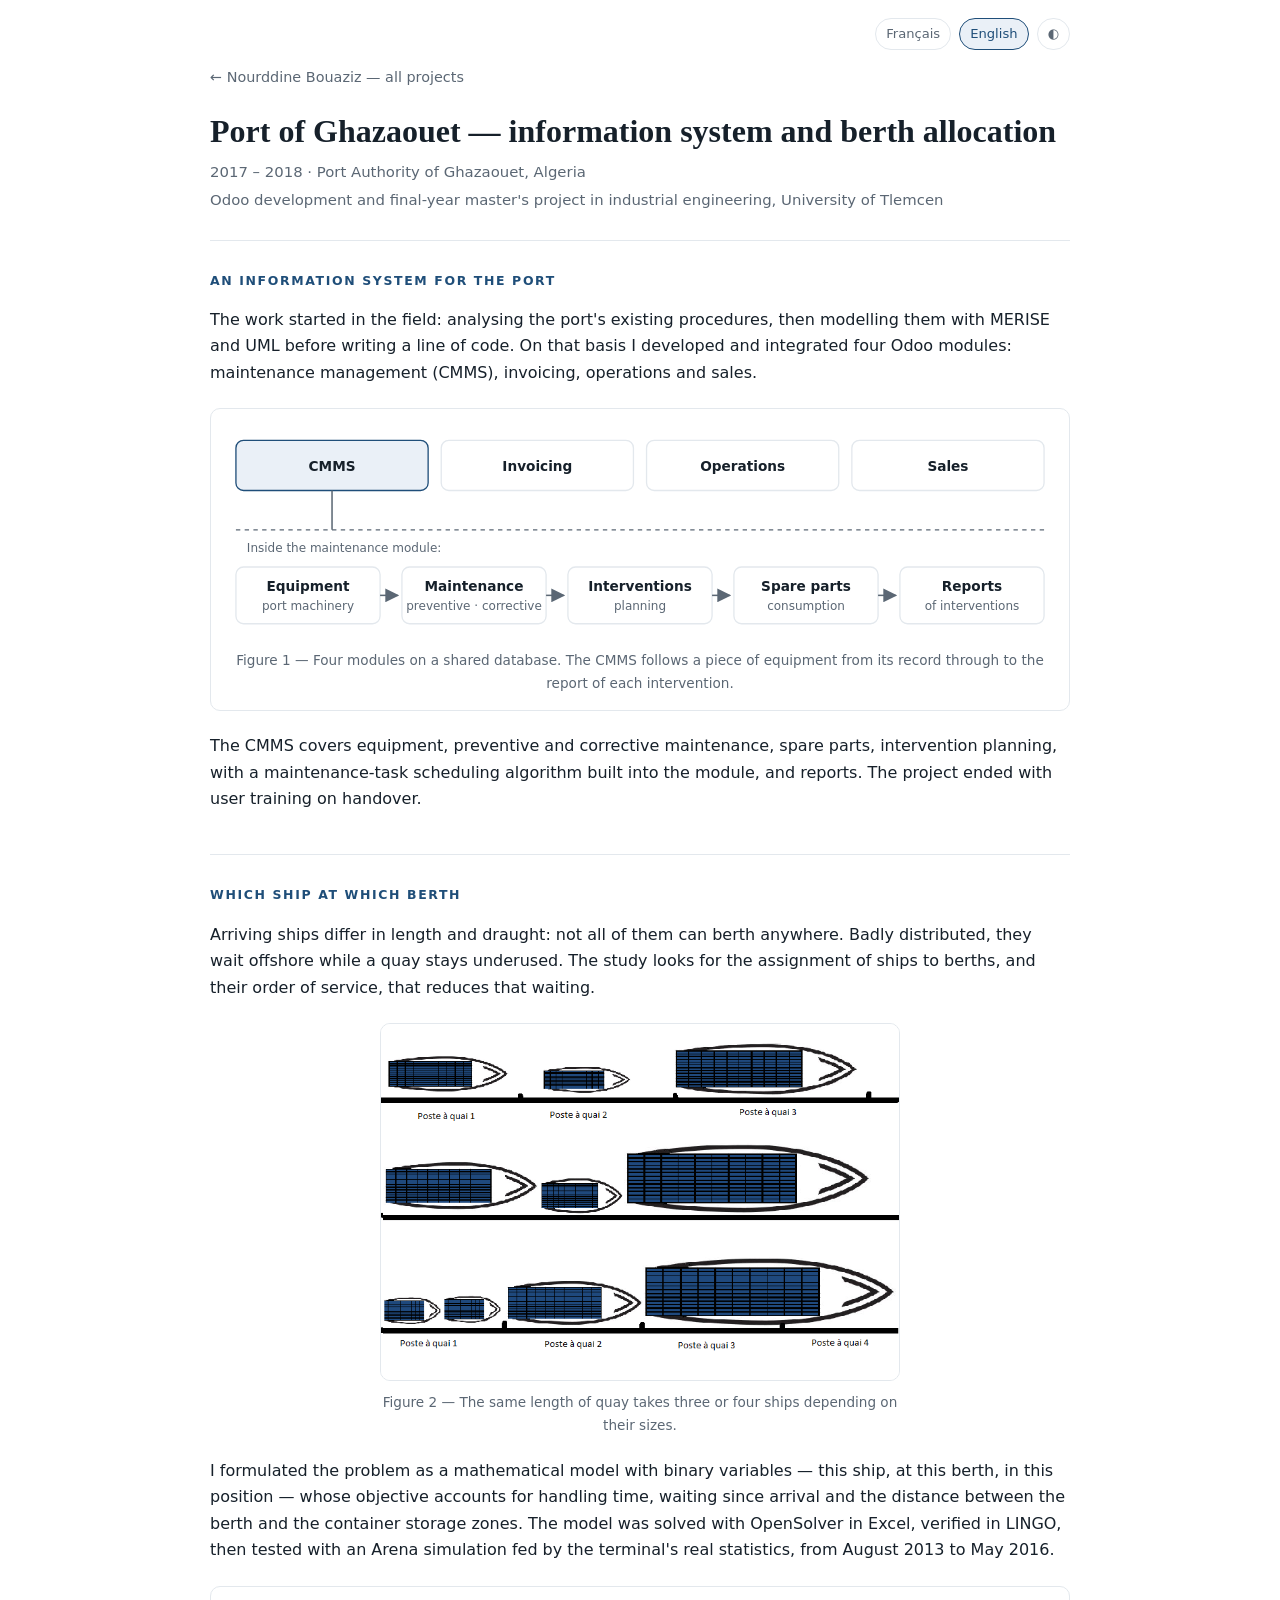
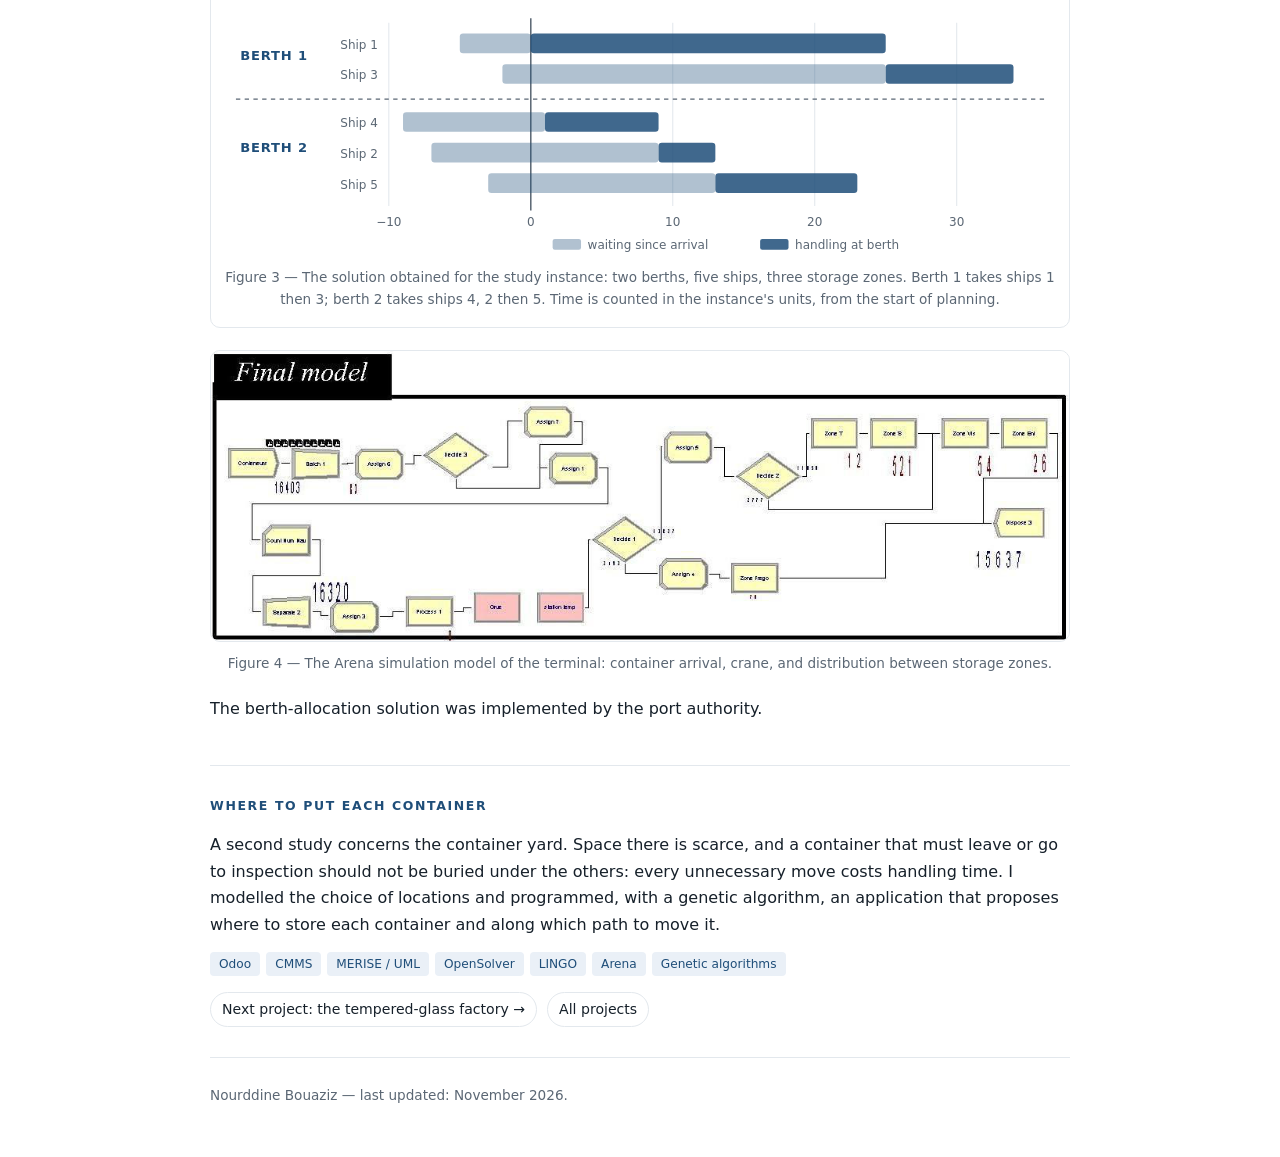
<file: projets/port.html>
<!doctype html>
<html lang="fr" data-title-en="Port of Ghazaouet — information system and berth allocation · Nourddine Bouaziz">
<head>
<meta charset="utf-8">
<meta name="viewport" content="width=device-width, initial-scale=1">
<title>Port de Ghazaouet — système d'information et allocation des postes à quai · Nourddine Bouaziz</title>
<meta name="description" content="Port de Ghazaouet : modules Odoo de GMAO, facturation, exploitation et commercial, et étude d'allocation des postes à quai (modèle mathématique, OpenSolver, LINGO, simulation Arena).">
<link rel="icon" href="data:image/svg+xml,<svg xmlns='http://www.w3.org/2000/svg' viewBox='0 0 100 100'><text y='.9em' font-size='90'>⚙️</text></svg>">
<link rel="canonical" href="https://bouaziznourddine.github.io/portfolio/projets/port.html">
<link rel="stylesheet" href="../assets/projet.css">
</head>
<body>
<div class="wrap">

  <div class="toolbar">
    <button id="btn-fr" aria-pressed="true">Français</button>
    <button id="btn-en" aria-pressed="false">English</button>
    <button id="btn-theme" aria-pressed="false" title="Thème clair / sombre">◐</button>
  </div>

  <a class="back" href="../index.html" data-fr="← Nourddine Bouaziz — tous les projets" data-en="← Nourddine Bouaziz — all projects">← Nourddine Bouaziz — tous les projets</a>

  <header>
    <h1 data-fr="Port de Ghazaouet — système d'information et allocation des postes à quai" data-en="Port of Ghazaouet — information system and berth allocation">Port de Ghazaouet — système d'information et allocation des postes à quai</h1>
    <p class="meta" data-fr="2017 – 2018 · Entreprise Portuaire de Ghazaouet, Algérie" data-en="2017 – 2018 · Port Authority of Ghazaouet, Algeria">2017 – 2018 · Entreprise Portuaire de Ghazaouet, Algérie</p>
    <p class="meta" data-fr="Développement Odoo et projet de fin de master en génie industriel, Université de Tlemcen" data-en="Odoo development and final-year master's project in industrial engineering, University of Tlemcen">Développement Odoo et projet de fin de master en génie industriel, Université de Tlemcen</p>
  </header>

  <section>
    <h2 data-fr="Un système d'information pour le port" data-en="An information system for the port">Un système d'information pour le port</h2>
    <p data-fr="Le travail a commencé par le terrain : analyser les procédures existantes du port, puis les modéliser avec MERISE et UML avant d'écrire une ligne de code. Sur cette base, j'ai développé et intégré quatre modules Odoo : la gestion de la maintenance (GMAO), la facturation, l'exploitation et le commercial." data-en="The work started in the field: analysing the port's existing procedures, then modelling them with MERISE and UML before writing a line of code. On that basis I developed and integrated four Odoo modules: maintenance management (CMMS), invoicing, operations and sales.">Le travail a commencé par le terrain : analyser les procédures existantes du port, puis les modéliser avec MERISE et UML avant d'écrire une ligne de code. Sur cette base, j'ai développé et intégré quatre modules Odoo : la gestion de la maintenance (GMAO), la facturation, l'exploitation et le commercial.</p>

    <figure class="fig">
      <svg viewBox="0 0 760 196" role="img" aria-labelledby="p1t">
        <title id="p1t" data-fr="Les quatre modules Odoo et le déroulé de la maintenance" data-en="The four Odoo modules and the maintenance flow">Les quatre modules Odoo et le déroulé de la maintenance</title>
        <defs><marker id="ap1" markerWidth="9" markerHeight="9" refX="8" refY="4.5" orient="auto"><path d="M0,0 L9,4.5 L0,9 z" class="s-ar"/></marker></defs>

        <rect class="s-box" x="10" y="14" width="176" height="46" rx="7"/>
        <text class="s-t" x="98" y="42" text-anchor="middle" data-fr="GMAO" data-en="CMMS">GMAO</text>
        <rect class="s-box2" x="198" y="14" width="176" height="46" rx="7"/>
        <text class="s-t" x="286" y="42" text-anchor="middle" data-fr="Facturation" data-en="Invoicing">Facturation</text>
        <rect class="s-box2" x="386" y="14" width="176" height="46" rx="7"/>
        <text class="s-t" x="474" y="42" text-anchor="middle" data-fr="Exploitation" data-en="Operations">Exploitation</text>
        <rect class="s-box2" x="574" y="14" width="176" height="46" rx="7"/>
        <text class="s-t" x="662" y="42" text-anchor="middle" data-fr="Commercial" data-en="Sales">Commercial</text>

        <path class="s-l" d="M98,60 L98,96"/>
        <path class="s-dash" d="M10,96 L750,96"/>
        <text class="s-s" x="20" y="116" data-fr="Dans le module de maintenance :" data-en="Inside the maintenance module:">Dans le module de maintenance :</text>

        <rect class="s-box2" x="10" y="130" width="132" height="52" rx="7"/>
        <text class="s-t" x="76" y="152" text-anchor="middle" data-fr="Équipements" data-en="Equipment">Équipements</text>
        <text class="s-s" x="76" y="169" text-anchor="middle" data-fr="engins du port" data-en="port machinery">engins du port</text>
        <path class="s-l" d="M142,156 L158,156" marker-end="url(#ap1)"/>

        <rect class="s-box2" x="162" y="130" width="132" height="52" rx="7"/>
        <text class="s-t" x="228" y="152" text-anchor="middle" data-fr="Maintenance" data-en="Maintenance">Maintenance</text>
        <text class="s-s" x="228" y="169" text-anchor="middle" data-fr="préventive · corrective" data-en="preventive · corrective">préventive · corrective</text>
        <path class="s-l" d="M294,156 L310,156" marker-end="url(#ap1)"/>

        <rect class="s-box2" x="314" y="130" width="132" height="52" rx="7"/>
        <text class="s-t" x="380" y="152" text-anchor="middle" data-fr="Interventions" data-en="Interventions">Interventions</text>
        <text class="s-s" x="380" y="169" text-anchor="middle" data-fr="planification" data-en="planning">planification</text>
        <path class="s-l" d="M446,156 L462,156" marker-end="url(#ap1)"/>

        <rect class="s-box2" x="466" y="130" width="132" height="52" rx="7"/>
        <text class="s-t" x="532" y="152" text-anchor="middle" data-fr="Pièces de rechange" data-en="Spare parts">Pièces de rechange</text>
        <text class="s-s" x="532" y="169" text-anchor="middle" data-fr="consommation" data-en="consumption">consommation</text>
        <path class="s-l" d="M598,156 L614,156" marker-end="url(#ap1)"/>

        <rect class="s-box2" x="618" y="130" width="132" height="52" rx="7"/>
        <text class="s-t" x="684" y="152" text-anchor="middle" data-fr="Comptes rendus" data-en="Reports">Comptes rendus</text>
        <text class="s-s" x="684" y="169" text-anchor="middle" data-fr="d'intervention" data-en="of interventions">d'intervention</text>
      </svg>
      <figcaption data-fr="Figure 1 — Quatre modules sur une base commune. La GMAO suit un équipement de sa fiche jusqu'au compte rendu de chaque intervention." data-en="Figure 1 — Four modules on a shared database. The CMMS follows a piece of equipment from its record through to the report of each intervention.">Figure 1 — Quatre modules sur une base commune. La GMAO suit un équipement de sa fiche jusqu'au compte rendu de chaque intervention.</figcaption>
    </figure>

    <p data-fr="La GMAO couvre les équipements, la maintenance préventive et corrective, les pièces de rechange, la planification des interventions, avec un algorithme d'ordonnancement des tâches de maintenance intégré au module, et leurs comptes rendus. Le projet s'est achevé par la formation des utilisateurs à la prise en main." data-en="The CMMS covers equipment, preventive and corrective maintenance, spare parts, intervention planning, with a maintenance-task scheduling algorithm built into the module, and reports. The project ended with user training on handover.">La GMAO couvre les équipements, la maintenance préventive et corrective, les pièces de rechange, la planification des interventions, avec un algorithme d'ordonnancement des tâches de maintenance intégré au module, et leurs comptes rendus. Le projet s'est achevé par la formation des utilisateurs à la prise en main.</p>
  </section>

  <section>
    <h2 data-fr="Quel navire à quel quai" data-en="Which ship at which berth">Quel navire à quel quai</h2>
    <p data-fr="Les navires qui se présentent diffèrent par leur longueur et leur tirant d'eau : tous ne peuvent pas accoster partout. Mal répartis, ils attendent au large pendant qu'un quai reste sous-employé. L'étude cherche l'affectation des navires aux postes à quai, et leur ordre de passage, qui réduit cette attente." data-en="Arriving ships differ in length and draught: not all of them can berth anywhere. Badly distributed, they wait offshore while a quay stays underused. The study looks for the assignment of ships to berths, and their order of service, that reduces that waiting.">Les navires qui se présentent diffèrent par leur longueur et leur tirant d'eau : tous ne peuvent pas accoster partout. Mal répartis, ils attendent au large pendant qu'un quai reste sous-employé. L'étude cherche l'affectation des navires aux postes à quai, et leur ordre de passage, qui réduit cette attente.</p>

    <figure class="media narrow">
      <img src="../media/img/port-postes-a-quai.png" width="768" height="528" loading="lazy" alt="Trois dispositions de navires de tailles différentes le long des postes à quai">
      <figcaption data-fr="Figure 2 — Le même linéaire de quai accueille trois ou quatre navires selon leurs tailles." data-en="Figure 2 — The same length of quay takes three or four ships depending on their sizes.">Figure 2 — Le même linéaire de quai accueille trois ou quatre navires selon leurs tailles.</figcaption>
    </figure>

    <p data-fr="J'ai formulé le problème comme un modèle mathématique à variables binaires — tel navire, à tel poste, à tel rang — dont l'objectif tient compte du temps de traitement, de l'attente depuis l'arrivée et de la distance entre le poste et les zones de stockage des conteneurs. Le modèle a été résolu avec OpenSolver sous Excel, vérifié sous LINGO, puis éprouvé par une simulation Arena alimentée par les statistiques réelles du terminal, d'août 2013 à mai 2016." data-en="I formulated the problem as a mathematical model with binary variables — this ship, at this berth, in this position — whose objective accounts for handling time, waiting since arrival and the distance between the berth and the container storage zones. The model was solved with OpenSolver in Excel, verified in LINGO, then tested with an Arena simulation fed by the terminal's real statistics, from August 2013 to May 2016.">J'ai formulé le problème comme un modèle mathématique à variables binaires — tel navire, à tel poste, à tel rang — dont l'objectif tient compte du temps de traitement, de l'attente depuis l'arrivée et de la distance entre le poste et les zones de stockage des conteneurs. Le modèle a été résolu avec OpenSolver sous Excel, vérifié sous LINGO, puis éprouvé par une simulation Arena alimentée par les statistiques réelles du terminal, d'août 2013 à mai 2016.</p>

    <figure class="fig">
      <svg viewBox="0 0 760 232" role="img" aria-labelledby="p2t">
        <title id="p2t" data-fr="Solution de l'instance d'étude : deux quais, cinq navires" data-en="Solution of the study instance: two berths, five ships">Solution de l'instance d'étude : deux quais, cinq navires</title>

        <path class="s-g" d="M150,18 L150,186 M410,18 L410,186 M540,18 L540,186 M670,18 L670,186"/>
        <path class="s-l" d="M280,14 L280,190"/>

        <text class="s-h" x="14" y="52" data-fr="QUAI 1" data-en="BERTH 1">QUAI 1</text>
        <text class="s-s" x="140" y="42" text-anchor="end" data-fr="Navire 1" data-en="Ship 1">Navire 1</text>
        <rect class="s-bar3" x="215" y="28" width="65" height="18" rx="3"/>
        <rect class="s-bar" x="280" y="28" width="325" height="18" rx="3"/>
        <text class="s-s" x="140" y="70" text-anchor="end" data-fr="Navire 3" data-en="Ship 3">Navire 3</text>
        <rect class="s-bar3" x="254" y="56" width="351" height="18" rx="3"/>
        <rect class="s-bar" x="605" y="56" width="117" height="18" rx="3"/>

        <path class="s-dash" d="M10,88 L750,88"/>

        <text class="s-h" x="14" y="136" data-fr="QUAI 2" data-en="BERTH 2">QUAI 2</text>
        <text class="s-s" x="140" y="114" text-anchor="end" data-fr="Navire 4" data-en="Ship 4">Navire 4</text>
        <rect class="s-bar3" x="163" y="100" width="130" height="18" rx="3"/>
        <rect class="s-bar" x="293" y="100" width="104" height="18" rx="3"/>
        <text class="s-s" x="140" y="142" text-anchor="end" data-fr="Navire 2" data-en="Ship 2">Navire 2</text>
        <rect class="s-bar3" x="189" y="128" width="208" height="18" rx="3"/>
        <rect class="s-bar" x="397" y="128" width="52" height="18" rx="3"/>
        <text class="s-s" x="140" y="170" text-anchor="end" data-fr="Navire 5" data-en="Ship 5">Navire 5</text>
        <rect class="s-bar3" x="241" y="156" width="208" height="18" rx="3"/>
        <rect class="s-bar" x="449" y="156" width="130" height="18" rx="3"/>

        <text class="s-s" x="150" y="204" text-anchor="middle">−10</text>
        <text class="s-s" x="280" y="204" text-anchor="middle">0</text>
        <text class="s-s" x="410" y="204" text-anchor="middle">10</text>
        <text class="s-s" x="540" y="204" text-anchor="middle">20</text>
        <text class="s-s" x="670" y="204" text-anchor="middle">30</text>

        <rect class="s-bar3" x="300" y="216" width="26" height="10" rx="2"/>
        <text class="s-s" x="332" y="225" data-fr="attente depuis l'arrivée" data-en="waiting since arrival">attente depuis l'arrivée</text>
        <rect class="s-bar" x="490" y="216" width="26" height="10" rx="2"/>
        <text class="s-s" x="522" y="225" data-fr="traitement à quai" data-en="handling at berth">traitement à quai</text>
      </svg>
      <figcaption data-fr="Figure 3 — La solution obtenue pour l'instance d'étude : deux quais, cinq navires, trois zones de stockage. Le quai 1 reçoit les navires 1 puis 3 ; le quai 2, les navires 4, 2 puis 5. Le temps est compté en unités de l'instance, à partir du début de la planification." data-en="Figure 3 — The solution obtained for the study instance: two berths, five ships, three storage zones. Berth 1 takes ships 1 then 3; berth 2 takes ships 4, 2 then 5. Time is counted in the instance's units, from the start of planning.">Figure 3 — La solution obtenue pour l'instance d'étude : deux quais, cinq navires, trois zones de stockage. Le quai 1 reçoit les navires 1 puis 3 ; le quai 2, les navires 4, 2 puis 5. Le temps est compté en unités de l'instance, à partir du début de la planification.</figcaption>
    </figure>

    <figure class="media">
      <img src="../media/img/port-modele-arena.png" width="1097" height="371" loading="lazy" alt="Modèle de simulation Arena du terminal : arrivée des conteneurs, grue, zones de stockage">
      <figcaption data-fr="Figure 4 — Le modèle de simulation Arena du terminal : arrivée des conteneurs, grue, et répartition entre les zones de stockage." data-en="Figure 4 — The Arena simulation model of the terminal: container arrival, crane, and distribution between storage zones.">Figure 4 — Le modèle de simulation Arena du terminal : arrivée des conteneurs, grue, et répartition entre les zones de stockage.</figcaption>
    </figure>

    <p data-fr="La solution d'allocation a été mise en œuvre par l'entreprise portuaire." data-en="The berth-allocation solution was implemented by the port authority.">La solution d'allocation a été mise en œuvre par l'entreprise portuaire.</p>
  </section>

  <section>
    <h2 data-fr="Où poser chaque conteneur" data-en="Where to put each container">Où poser chaque conteneur</h2>
    <p data-fr="Une seconde étude porte sur le parc à conteneurs. L'espace y est compté, et un conteneur qui doit sortir ou passer à l'inspection ne doit pas se trouver enfoui sous les autres : chaque déplacement inutile coûte du temps de manutention. J'ai modélisé le choix des emplacements et programmé, avec un algorithme génétique, une application qui propose où stocker chaque conteneur et par quel chemin le déplacer." data-en="A second study concerns the container yard. Space there is scarce, and a container that must leave or go to inspection should not be buried under the others: every unnecessary move costs handling time. I modelled the choice of locations and programmed, with a genetic algorithm, an application that proposes where to store each container and along which path to move it.">Une seconde étude porte sur le parc à conteneurs. L'espace y est compté, et un conteneur qui doit sortir ou passer à l'inspection ne doit pas se trouver enfoui sous les autres : chaque déplacement inutile coûte du temps de manutention. J'ai modélisé le choix des emplacements et programmé, avec un algorithme génétique, une application qui propose où stocker chaque conteneur et par quel chemin le déplacer.</p>

    <div class="tags">
      <span class="tag">Odoo</span>
      <span class="tag" data-fr="GMAO" data-en="CMMS">GMAO</span>
      <span class="tag">MERISE / UML</span>
      <span class="tag">OpenSolver</span>
      <span class="tag">LINGO</span>
      <span class="tag">Arena</span>
      <span class="tag" data-fr="Algorithmes génétiques" data-en="Genetic algorithms">Algorithmes génétiques</span>
    </div>
    <nav class="links">
      <a href="verre.html" data-fr="Projet suivant : l'usine de verre trempé →" data-en="Next project: the tempered-glass factory →">Projet suivant : l'usine de verre trempé →</a>
      <a href="../index.html" data-fr="Tous les projets" data-en="All projects">Tous les projets</a>
    </nav>
  </section>

  <footer>
    <span data-fr="Nourddine Bouaziz — dernière mise à jour : novembre 2026." data-en="Nourddine Bouaziz — last updated: November 2026.">Nourddine Bouaziz — dernière mise à jour : novembre 2026.</span>
  </footer>

</div>

<script src="../assets/projet.js"></script>
<script data-goatcounter="https://bouaziznourddine.goatcounter.com/count" async src="https://gc.zgo.at/count.js"></script>
</body>
</html>
</file>
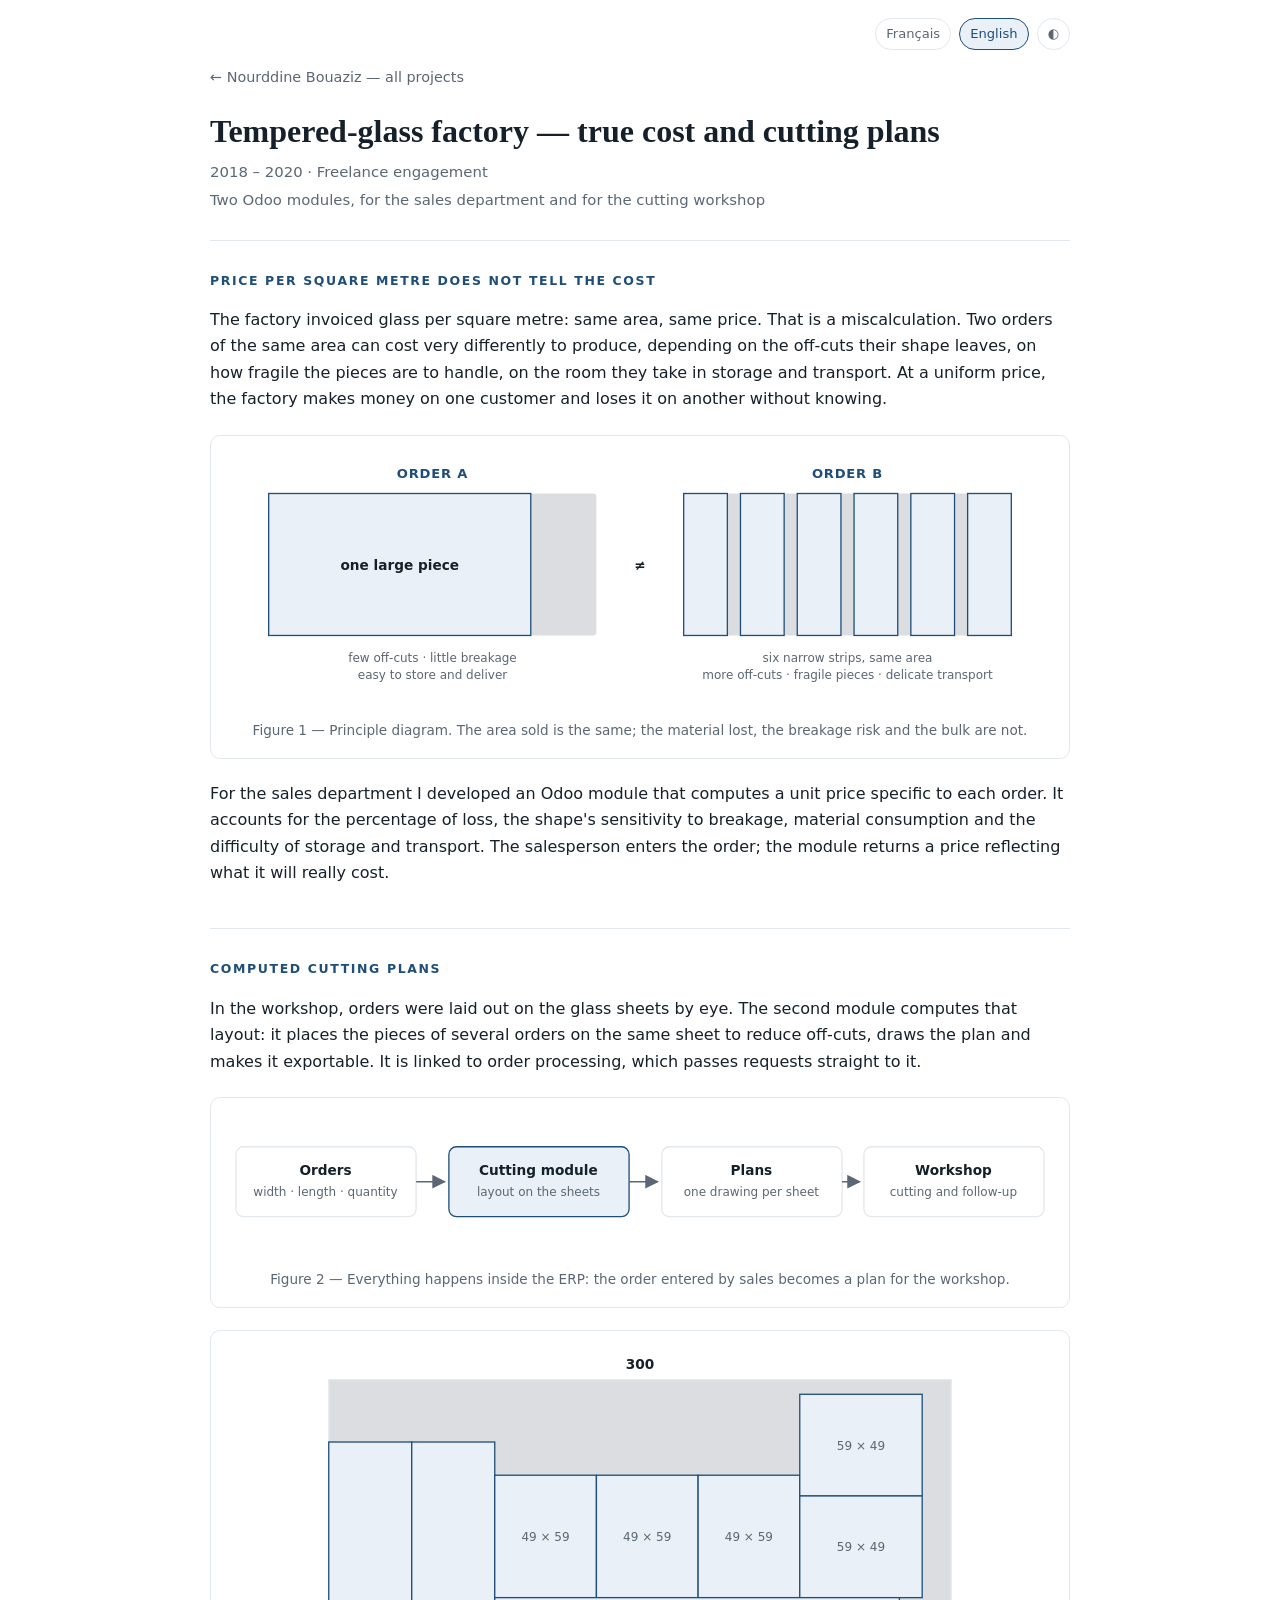
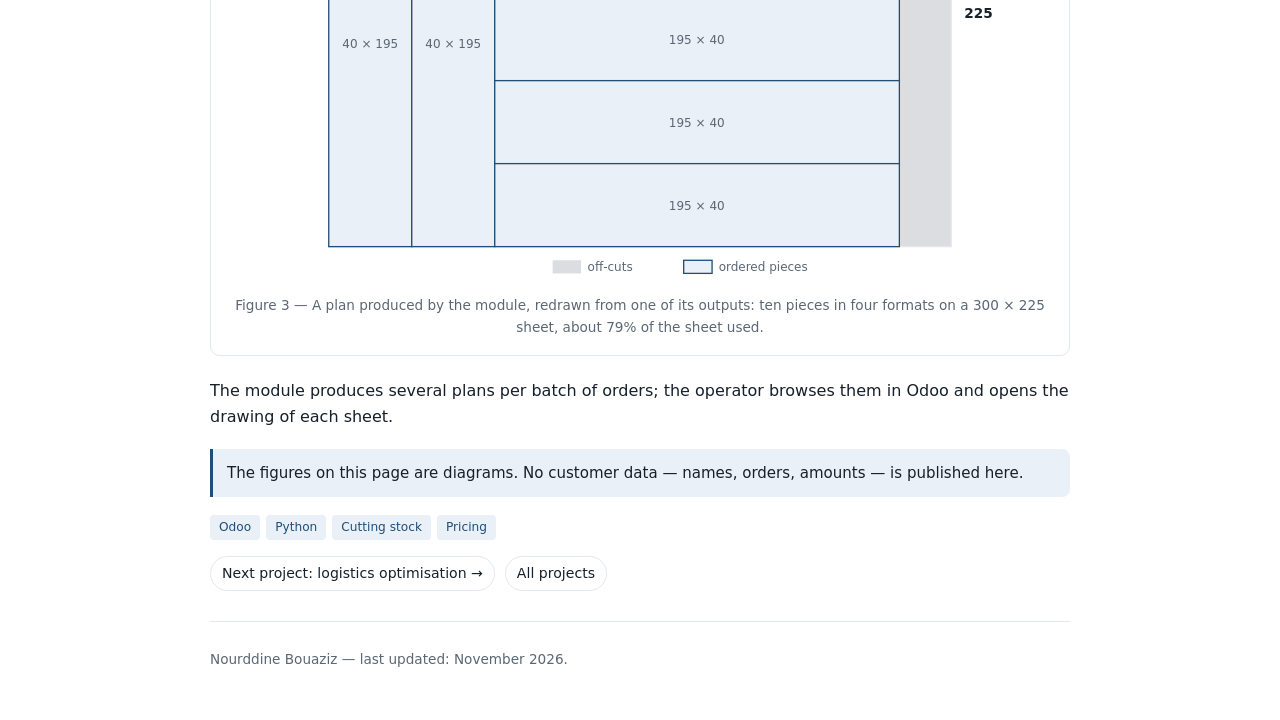
<file: projets/verre.html>
<!doctype html>
<html lang="fr" data-title-en="Tempered-glass factory — true cost and cutting plans · Nourddine Bouaziz">
<head>
<meta charset="utf-8">
<meta name="viewport" content="width=device-width, initial-scale=1">
<title>Usine de verre trempé — prix de revient et plans de découpe · Nourddine Bouaziz</title>
<meta name="description" content="Usine de verre trempé : deux modules Odoo, l'un pour calculer le prix unitaire d'une commande selon ses chutes, sa fragilité et son transport, l'autre pour générer les plans de découpe.">
<link rel="icon" href="data:image/svg+xml,<svg xmlns='http://www.w3.org/2000/svg' viewBox='0 0 100 100'><text y='.9em' font-size='90'>⚙️</text></svg>">
<link rel="canonical" href="https://bouaziznourddine.github.io/portfolio/projets/verre.html">
<link rel="stylesheet" href="../assets/projet.css">
</head>
<body>
<div class="wrap">

  <div class="toolbar">
    <button id="btn-fr" aria-pressed="true">Français</button>
    <button id="btn-en" aria-pressed="false">English</button>
    <button id="btn-theme" aria-pressed="false" title="Thème clair / sombre">◐</button>
  </div>

  <a class="back" href="../index.html" data-fr="← Nourddine Bouaziz — tous les projets" data-en="← Nourddine Bouaziz — all projects">← Nourddine Bouaziz — tous les projets</a>

  <header>
    <h1 data-fr="Usine de verre trempé — prix de revient et plans de découpe" data-en="Tempered-glass factory — true cost and cutting plans">Usine de verre trempé — prix de revient et plans de découpe</h1>
    <p class="meta" data-fr="2018 – 2020 · Mission indépendante" data-en="2018 – 2020 · Freelance engagement">2018 – 2020 · Mission indépendante</p>
    <p class="meta" data-fr="Deux modules Odoo, pour le service commercial et pour l'atelier de découpe" data-en="Two Odoo modules, for the sales department and for the cutting workshop">Deux modules Odoo, pour le service commercial et pour l'atelier de découpe</p>
  </header>

  <section>
    <h2 data-fr="Le prix au mètre carré ne dit pas le coût" data-en="Price per square metre does not tell the cost">Le prix au mètre carré ne dit pas le coût</h2>
    <p data-fr="L'usine facturait le verre au mètre carré : même surface, même prix. C'est une erreur de calcul. Deux commandes de même surface peuvent coûter très différemment à produire, selon ce que leur forme laisse comme chutes, selon la fragilité des pièces à la manutention, selon la place qu'elles prennent au stockage et au transport. À prix uniforme, l'usine gagne sur un client et perd sur l'autre sans le savoir." data-en="The factory invoiced glass per square metre: same area, same price. That is a miscalculation. Two orders of the same area can cost very differently to produce, depending on the off-cuts their shape leaves, on how fragile the pieces are to handle, on the room they take in storage and transport. At a uniform price, the factory makes money on one customer and loses it on another without knowing.">L'usine facturait le verre au mètre carré : même surface, même prix. C'est une erreur de calcul. Deux commandes de même surface peuvent coûter très différemment à produire, selon ce que leur forme laisse comme chutes, selon la fragilité des pièces à la manutention, selon la place qu'elles prennent au stockage et au transport. À prix uniforme, l'usine gagne sur un client et perd sur l'autre sans le savoir.</p>

    <figure class="fig">
      <svg viewBox="0 0 760 236" role="img" aria-labelledby="v1t">
        <title id="v1t" data-fr="Deux commandes de même surface, deux coûts différents" data-en="Two orders of the same area, two different costs">Deux commandes de même surface, deux coûts différents</title>

        <text class="s-h" x="190" y="24" text-anchor="middle" data-fr="COMMANDE A" data-en="ORDER A">COMMANDE A</text>
        <rect class="s-hatch" x="40" y="38" width="300" height="130" rx="3"/>
        <rect class="s-box" x="40" y="38" width="240" height="130"/>
        <text class="s-t" x="160" y="108" text-anchor="middle" data-fr="une grande pièce" data-en="one large piece">une grande pièce</text>
        <text class="s-s" x="190" y="192" text-anchor="middle" data-fr="peu de chutes · peu de casse" data-en="few off-cuts · little breakage">peu de chutes · peu de casse</text>
        <text class="s-s" x="190" y="208" text-anchor="middle" data-fr="facile à stocker et à livrer" data-en="easy to store and deliver">facile à stocker et à livrer</text>

        <text class="s-h" x="570" y="24" text-anchor="middle" data-fr="COMMANDE B" data-en="ORDER B">COMMANDE B</text>
        <rect class="s-hatch" x="420" y="38" width="300" height="130" rx="3"/>
        <rect class="s-box" x="420" y="38" width="40" height="130"/>
        <rect class="s-box" x="472" y="38" width="40" height="130"/>
        <rect class="s-box" x="524" y="38" width="40" height="130"/>
        <rect class="s-box" x="576" y="38" width="40" height="130"/>
        <rect class="s-box" x="628" y="38" width="40" height="130"/>
        <rect class="s-box" x="680" y="38" width="40" height="130"/>
        <text class="s-s" x="570" y="192" text-anchor="middle" data-fr="six bandes étroites, même surface" data-en="six narrow strips, same area">six bandes étroites, même surface</text>
        <text class="s-s" x="570" y="208" text-anchor="middle" data-fr="plus de chutes · pièces fragiles · transport délicat" data-en="more off-cuts · fragile pieces · delicate transport">plus de chutes · pièces fragiles · transport délicat</text>

        <text class="s-t" x="380" y="108" text-anchor="middle">≠</text>
      </svg>
      <figcaption data-fr="Figure 1 — Schéma de principe. La surface vendue est la même ; la matière perdue, le risque de casse et l'encombrement ne le sont pas." data-en="Figure 1 — Principle diagram. The area sold is the same; the material lost, the breakage risk and the bulk are not.">Figure 1 — Schéma de principe. La surface vendue est la même ; la matière perdue, le risque de casse et l'encombrement ne le sont pas.</figcaption>
    </figure>

    <p data-fr="J'ai développé pour le service commercial un module Odoo qui calcule un prix unitaire propre à chaque commande. Il tient compte du pourcentage de perte, de la sensibilité de la forme à la casse, de la consommation de matière et de la difficulté de stockage et de transport. Le commercial saisit la commande ; le module lui rend un prix qui reflète ce qu'elle coûtera réellement." data-en="For the sales department I developed an Odoo module that computes a unit price specific to each order. It accounts for the percentage of loss, the shape's sensitivity to breakage, material consumption and the difficulty of storage and transport. The salesperson enters the order; the module returns a price reflecting what it will really cost.">J'ai développé pour le service commercial un module Odoo qui calcule un prix unitaire propre à chaque commande. Il tient compte du pourcentage de perte, de la sensibilité de la forme à la casse, de la consommation de matière et de la difficulté de stockage et de transport. Le commercial saisit la commande ; le module lui rend un prix qui reflète ce qu'elle coûtera réellement.</p>
  </section>

  <section>
    <h2 data-fr="Des plans de découpe calculés" data-en="Computed cutting plans">Des plans de découpe calculés</h2>
    <p data-fr="À l'atelier, les commandes étaient réparties sur les plaques de verre au jugé. Le second module calcule cette répartition : il place les pièces de plusieurs commandes sur une même plaque pour réduire les chutes, dessine le plan, et le rend exportable. Il est relié au traitement des commandes, qui lui transmet directement les demandes." data-en="In the workshop, orders were laid out on the glass sheets by eye. The second module computes that layout: it places the pieces of several orders on the same sheet to reduce off-cuts, draws the plan and makes it exportable. It is linked to order processing, which passes requests straight to it.">À l'atelier, les commandes étaient réparties sur les plaques de verre au jugé. Le second module calcule cette répartition : il place les pièces de plusieurs commandes sur une même plaque pour réduire les chutes, dessine le plan, et le rend exportable. Il est relié au traitement des commandes, qui lui transmet directement les demandes.</p>

    <figure class="fig">
      <svg viewBox="0 0 760 132" role="img" aria-labelledby="v2t">
        <title id="v2t" data-fr="De la commande au plan de découpe" data-en="From the order to the cutting plan">De la commande au plan de découpe</title>
        <defs><marker id="av2" markerWidth="9" markerHeight="9" refX="8" refY="4.5" orient="auto"><path d="M0,0 L9,4.5 L0,9 z" class="s-ar"/></marker></defs>

        <rect class="s-box2" x="10" y="30" width="165" height="64" rx="7"/>
        <text class="s-t" x="92" y="56" text-anchor="middle" data-fr="Commandes" data-en="Orders">Commandes</text>
        <text class="s-s" x="92" y="75" text-anchor="middle" data-fr="largeur · longueur · quantité" data-en="width · length · quantity">largeur · longueur · quantité</text>
        <path class="s-l" d="M175,62 L201,62" marker-end="url(#av2)"/>

        <rect class="s-box" x="205" y="30" width="165" height="64" rx="7"/>
        <text class="s-t" x="287" y="56" text-anchor="middle" data-fr="Module de découpe" data-en="Cutting module">Module de découpe</text>
        <text class="s-s" x="287" y="75" text-anchor="middle" data-fr="répartition sur les plaques" data-en="layout on the sheets">répartition sur les plaques</text>
        <path class="s-l" d="M370,62 L396,62" marker-end="url(#av2)"/>

        <rect class="s-box2" x="400" y="30" width="165" height="64" rx="7"/>
        <text class="s-t" x="482" y="56" text-anchor="middle" data-fr="Plans" data-en="Plans">Plans</text>
        <text class="s-s" x="482" y="75" text-anchor="middle" data-fr="un dessin par plaque" data-en="one drawing per sheet">un dessin par plaque</text>
        <path class="s-l" d="M565,62 L581,62" marker-end="url(#av2)"/>

        <rect class="s-box2" x="585" y="30" width="165" height="64" rx="7"/>
        <text class="s-t" x="667" y="56" text-anchor="middle" data-fr="Atelier" data-en="Workshop">Atelier</text>
        <text class="s-s" x="667" y="75" text-anchor="middle" data-fr="découpe et suivi" data-en="cutting and follow-up">découpe et suivi</text>
      </svg>
      <figcaption data-fr="Figure 2 — Tout se passe dans l'ERP : la commande saisie par le commercial devient un plan pour l'atelier." data-en="Figure 2 — Everything happens inside the ERP: the order entered by sales becomes a plan for the workshop.">Figure 2 — Tout se passe dans l'ERP : la commande saisie par le commercial devient un plan pour l'atelier.</figcaption>
    </figure>

    <figure class="fig">
      <svg viewBox="0 0 760 492" role="img" aria-labelledby="v3t">
        <title id="v3t" data-fr="Un plan de découpe généré par le module" data-en="A cutting plan generated by the module">Un plan de découpe généré par le module</title>

        <rect class="s-hatch" x="95" y="30" width="570" height="427.5"/>
        <rect class="s-pane" x="95" y="30" width="570" height="427.5"/>

        <rect class="s-box" x="95" y="87" width="76" height="370.5"/>
        <rect class="s-box" x="171" y="87" width="76" height="370.5"/>
        <text class="s-s" x="133" y="276" text-anchor="middle">40 × 195</text>
        <text class="s-s" x="209" y="276" text-anchor="middle">40 × 195</text>

        <rect class="s-box" x="247" y="117.4" width="93.1" height="112.1"/>
        <rect class="s-box" x="340.1" y="117.4" width="93.1" height="112.1"/>
        <rect class="s-box" x="433.2" y="117.4" width="93.1" height="112.1"/>
        <text class="s-s" x="293.5" y="178" text-anchor="middle">49 × 59</text>
        <text class="s-s" x="386.6" y="178" text-anchor="middle">49 × 59</text>
        <text class="s-s" x="479.7" y="178" text-anchor="middle">49 × 59</text>

        <rect class="s-box" x="526.3" y="43.3" width="112.1" height="93.1"/>
        <rect class="s-box" x="526.3" y="136.4" width="112.1" height="93.1"/>
        <text class="s-s" x="582.3" y="94" text-anchor="middle">59 × 49</text>
        <text class="s-s" x="582.3" y="187" text-anchor="middle">59 × 49</text>

        <rect class="s-box" x="247" y="229.5" width="370.5" height="76"/>
        <rect class="s-box" x="247" y="305.5" width="370.5" height="76"/>
        <rect class="s-box" x="247" y="381.5" width="370.5" height="76"/>
        <text class="s-s" x="432" y="272" text-anchor="middle">195 × 40</text>
        <text class="s-s" x="432" y="348" text-anchor="middle">195 × 40</text>
        <text class="s-s" x="432" y="424" text-anchor="middle">195 × 40</text>

        <text class="s-t" x="380" y="20" text-anchor="middle">300</text>
        <text class="s-t" x="690" y="248" text-anchor="middle">225</text>
        <rect class="s-hatch" x="300" y="470" width="26" height="12"/>
        <text class="s-s" x="332" y="480" data-fr="chutes" data-en="off-cuts">chutes</text>
        <rect class="s-box" x="420" y="470" width="26" height="12"/>
        <text class="s-s" x="452" y="480" data-fr="pièces commandées" data-en="ordered pieces">pièces commandées</text>
      </svg>
      <figcaption data-fr="Figure 3 — Un plan produit par le module, redessiné d'après une de ses sorties : dix pièces de quatre formats sur une plaque de 300 × 225, soit environ 79 % de la plaque utilisée." data-en="Figure 3 — A plan produced by the module, redrawn from one of its outputs: ten pieces in four formats on a 300 × 225 sheet, about 79% of the sheet used.">Figure 3 — Un plan produit par le module, redessiné d'après une de ses sorties : dix pièces de quatre formats sur une plaque de 300 × 225, soit environ 79 % de la plaque utilisée.</figcaption>
    </figure>

    <p data-fr="Le module produit plusieurs plans par lot de commandes ; l'opérateur les parcourt dans Odoo et ouvre le dessin de chaque plaque." data-en="The module produces several plans per batch of orders; the operator browses them in Odoo and opens the drawing of each sheet.">Le module produit plusieurs plans par lot de commandes ; l'opérateur les parcourt dans Odoo et ouvre le dessin de chaque plaque.</p>

    <div class="callout">
      <p data-fr="Les figures de cette page sont des schémas. Aucune donnée du client — noms, commandes, montants — n'est publiée ici." data-en="The figures on this page are diagrams. No customer data — names, orders, amounts — is published here.">Les figures de cette page sont des schémas. Aucune donnée du client — noms, commandes, montants — n'est publiée ici.</p>
    </div>

    <div class="tags">
      <span class="tag">Odoo</span>
      <span class="tag">Python</span>
      <span class="tag" data-fr="Découpe (cutting stock)" data-en="Cutting stock">Découpe (cutting stock)</span>
      <span class="tag" data-fr="Tarification" data-en="Pricing">Tarification</span>
    </div>
    <nav class="links">
      <a href="logistique.html" data-fr="Projet suivant : optimisation logistique →" data-en="Next project: logistics optimisation →">Projet suivant : optimisation logistique →</a>
      <a href="../index.html" data-fr="Tous les projets" data-en="All projects">Tous les projets</a>
    </nav>
  </section>

  <footer>
    <span data-fr="Nourddine Bouaziz — dernière mise à jour : novembre 2026." data-en="Nourddine Bouaziz — last updated: November 2026.">Nourddine Bouaziz — dernière mise à jour : novembre 2026.</span>
  </footer>

</div>

<script src="../assets/projet.js"></script>
<script data-goatcounter="https://bouaziznourddine.goatcounter.com/count" async src="https://gc.zgo.at/count.js"></script>
</body>
</html>
</file>
<file: demo/optiman/css/demo.css>
/*
 * OPTIMAN — démonstration statique : habillage de la page.
 * optiman_gantt.css (copie du module) met en forme le Gantt. Cette feuille fournit
 * ce qui l'entoure : les réglages de base que le client Odoo 12 applique
 * (typographie, marges), la barre de la démonstration, la fiche du scénario
 * et les fenêtres de détail.
 */

[hidden] { display: none !important; }
*, *::before, *::after { box-sizing: border-box; }
html, body { height: 100%; margin: 0; }
body {
    display: flex;
    flex-direction: column;
    font: 13px/1.5 "Lucida Grande", Helvetica, Verdana, Arial, sans-serif;
    color: #4c4c4c;
    background: #f4f6f8;
}

/* Base rules the Odoo 12 web client applies around the module's stylesheet. */
h1, h2, h3, h4 { margin: 0 0 6px; font-weight: bold; line-height: 1.2; }
h2 { font-size: 19.5px; }
h3 { font-size: 17px; }
h4 { font-size: 15.5px; }
p { margin: 0 0 12px; }
label { display: inline-block; margin-bottom: 6px; }
button, select, input { font-family: inherit; font-size: inherit; line-height: inherit; margin: 0; }
dl { margin: 0 0 12px; }
dd { margin: 0 0 6px; }
.btn { display: inline-block; font-weight: 400; text-align: center; vertical-align: middle; line-height: 1.5; user-select: none; }
.alert { position: relative; border: 1px solid transparent; }
.alert-info { border-color: #cfe6e3; }
.alert-warning { border-color: #f3e2b3; }

/* ---------------------------------------------------------------- top bar */
.demo_bar {
    flex: 0 0 auto;
    display: flex;
    flex-wrap: wrap;
    align-items: center;
    gap: 6px 18px;
    min-height: 46px;
    padding: 6px 16px;
    background: #163249;
    color: #fff;
}
.demo_brand { font-weight: 600; letter-spacing: .03em; white-space: nowrap; }
.demo_brand span { font-weight: 400; opacity: .75; margin-left: 8px; letter-spacing: 0; }
.demo_nav { display: flex; gap: 4px; }
.demo_nav_link { color: #fff; text-decoration: none; padding: 5px 11px; border-radius: 6px; opacity: .8; }
.demo_nav_link:hover { background: rgba(255, 255, 255, .12); opacity: 1; }
.demo_nav_link.is-active { background: rgba(255, 255, 255, .18); opacity: 1; font-weight: 600; }
.demo_bar_note { margin-left: auto; font-size: 12px; opacity: .8; }
.demo_back {
    color: #fff; text-decoration: none; font-size: 12px; white-space: nowrap;
    border: 1px solid rgba(255, 255, 255, .35); padding: 4px 10px; border-radius: 6px;
}
.demo_back:hover { background: rgba(255, 255, 255, .12); }
.demo_lang { display: flex; gap: 3px; }
.demo_lang button {
    background: transparent; color: #fff; font: inherit; font-size: 12px; line-height: 1.4; cursor: pointer;
    border: 1px solid rgba(255, 255, 255, .35); padding: 3px 8px; border-radius: 6px; opacity: .8;
}
.demo_lang button:hover { background: rgba(255, 255, 255, .12); opacity: 1; }
.demo_lang button.is-active { background: rgba(255, 255, 255, .2); opacity: 1; font-weight: 600; }
.demo_lang button:focus-visible { outline: 2px solid #fff; outline-offset: 2px; }
.demo_nav_link:focus-visible, .demo_back:focus-visible { outline: 2px solid #fff; outline-offset: 2px; }

#demo-views { flex: 1 1 auto; min-height: 0; position: relative; }
#view-gantt, #view-scenario { height: 100%; }
#view-gantt { overflow: hidden; }
#view-scenario { overflow: auto; padding-bottom: 40px; color: #163249; }
#demo-loading { margin: 0; padding: 40px 22px; color: #566d82; }

/* ---------------------------------------------------------- scenario sheet */
.demo_breadcrumb { padding: 16px 22px 0; color: #566d82; font-size: 14px; }
.demo_breadcrumb strong { color: #163249; font-weight: 600; }
.demo_breadcrumb_sep { margin: 0 8px; }

.demo_statusbar {
    display: flex; flex-wrap: wrap; align-items: center; justify-content: space-between; gap: 10px 16px;
    margin: 12px 22px 0; padding: 10px 14px;
    background: #fff; border: 1px solid #dce4eb; border-radius: 12px 12px 0 0;
}
.demo_statusbar_buttons { display: flex; flex-wrap: wrap; gap: 8px; }
.demo_btn {
    min-height: 34px; padding: 6px 11px; font-size: 13px; cursor: pointer;
    border: 1px solid #dce4eb; border-radius: 7px; background: #fff; color: #163249;
}
.demo_btn:hover { background: #eff6f5; border-color: #91bdbb; }
.demo_btn:disabled { opacity: .45; cursor: default; background: #fff; border-color: #dce4eb; }
.demo_btn_primary { background: #087d79; border-color: #087d79; color: #fff; }
.demo_btn_primary:hover { background: #06645f; border-color: #06645f; }
.demo_btn:focus-visible, .demo_tab:focus-visible, .demo_modal_close:focus-visible,
.demo_table tr.is-clickable:focus-visible { outline: 2px solid #087d79; outline-offset: 2px; }

.demo_steps { display: flex; }
.demo_step { padding: 6px 14px; font-size: 12px; color: #566d82; background: #f4f6f8; border: 1px solid #dce4eb; }
.demo_step:first-child { border-radius: 7px 0 0 7px; }
.demo_step:last-child { border-radius: 0 7px 7px 0; }
.demo_step + .demo_step { border-left: 0; }
.demo_step.is-current { background: #eaf6f3; color: #087d79; font-weight: 600; }

.demo_sheet {
    margin: 0 22px; padding: 22px;
    background: #fff; border: 1px solid #dce4eb; border-top: 0; border-radius: 0 0 12px 12px;
}
.demo_title { font-size: 24px; font-weight: 600; line-height: 1.3; margin: 0 0 16px; overflow-wrap: anywhere; }

.demo_groups { display: grid; grid-template-columns: repeat(2, minmax(0, 1fr)); gap: 8px 32px; margin-bottom: 14px; }
.demo_group { min-width: 0; margin-bottom: 8px; }
.demo_group_title {
    min-height: 26px; padding-bottom: 5px; margin-bottom: 6px;
    font-size: 14px; font-weight: 600; border-bottom: 1px solid #dce4eb;
}
.demo_group table { width: 100%; border-collapse: collapse; }
.demo_group td { padding: 4px 0; vertical-align: top; line-height: 1.5; }
.demo_group td.demo_label { width: 46%; padding-right: 14px; color: #566d82; }
.demo_group td.demo_label:empty { display: none; }
.demo_value { overflow-wrap: anywhere; }

.demo_tabs { display: flex; flex-wrap: wrap; gap: 2px; margin-top: 8px; border-bottom: 1px solid #dce4eb; }
.demo_tab {
    margin-bottom: -1px; padding: 8px 14px; cursor: pointer;
    border: 1px solid transparent; border-bottom: 0; border-radius: 7px 7px 0 0;
    background: none; color: #566d82;
}
.demo_tab:hover { color: #087d79; }
.demo_tab.is-active { color: #163249; font-weight: 600; background: #fff; border-color: #dce4eb; }
.demo_tab_panel { padding-top: 16px; }

.demo_table_wrap { overflow-x: auto; }
.demo_table { width: 100%; border-collapse: collapse; font-size: 12.5px; }
.demo_table th {
    padding: 7px 8px; text-align: left; white-space: nowrap; font-weight: 600;
    border-bottom: 2px solid #dce4eb;
}
.demo_table td { padding: 6px 8px; white-space: nowrap; border-bottom: 1px solid #edf1f4; }
.demo_table .is-numeric { text-align: right; }
.demo_table tbody tr:hover { background: #f4f8f8; }
.demo_table tr.is-clickable { cursor: pointer; }
.demo_table tr.is-muted td { color: #8a97a3; }
.demo_table input[type="checkbox"] { vertical-align: middle; }

.demo_pager { display: flex; align-items: center; justify-content: flex-end; gap: 6px; margin-bottom: 8px; color: #566d82; }
.demo_pager .demo_btn { min-height: 28px; padding: 2px 10px; font-size: 16px; line-height: 1; }

.demo_alert {
    max-height: 220px; overflow: auto; margin: 12px 0; padding: 10px 12px;
    border-radius: 7px; font-size: 12px; line-height: 1.6; white-space: pre-wrap;
    background: #fff4da; color: #755914;
}
.demo_json {
    margin: 0 0 18px; padding: 12px; overflow-x: auto;
    font-family: Consolas, monospace; font-size: 12.5px; white-space: pre-wrap;
    background: #f4f6f8; border: 1px solid #dce4eb; border-radius: 7px;
}
.demo_help h3 { font-size: 16px; font-weight: 600; margin: 0 0 12px; }
.demo_help h4 { font-size: 13.5px; font-weight: 600; margin: 16px 0 8px; }
.demo_help table { width: 100%; border-collapse: collapse; font-size: 12.5px; }
.demo_help th, .demo_help td { padding: 5px 8px; text-align: left; vertical-align: top; border: 1px solid #dce4eb; }
.demo_help th { font-weight: 600; background: #f4f6f8; }
.demo_help code { font-family: Consolas, monospace; font-size: 12px; padding: 1px 4px; border-radius: 3px; color: #0b5f5c; background: #eef5f4; }
.demo_help p { margin: 14px 0 0; color: #566d82; }
.demo_help_scroll { overflow-x: auto; }

/* ------------------------------------------------------------------ modal */
.demo_modal {
    position: fixed; top: 0; right: 0; bottom: 0; left: 0; z-index: 2000;
    display: flex; align-items: flex-start; justify-content: center;
    padding: 5vh 12px; overflow: auto; background: rgba(22, 50, 73, .45);
}
.demo_modal_dialog {
    width: 100%; max-width: 880px; color: #163249;
    background: #fff; border-radius: 12px; box-shadow: 0 12px 40px rgba(22, 50, 73, .25);
}
.demo_modal_header {
    display: flex; align-items: center; justify-content: space-between; gap: 12px;
    padding: 14px 18px; border-bottom: 1px solid #dce4eb;
}
.demo_modal_header h4 { margin: 0; font-size: 16px; font-weight: 600; }
.demo_modal_close { padding: 0 6px; border: 0; border-radius: 6px; background: none; color: #566d82; font-size: 24px; line-height: 1; cursor: pointer; }
.demo_modal_close:hover { color: #163249; }
.demo_modal_body { padding: 18px; }
.demo_modal_footer { padding: 12px 18px; border-top: 1px solid #dce4eb; }
.demo_muted { margin: 10px 0 0; font-size: 12px; line-height: 1.6; color: #566d82; }

/* Below this width the note would push the back link onto a second line. */
@media (max-width: 1080px) {
    .demo_bar_note { display: none; }
    .demo_back { margin-left: auto; }
}
@media (max-width: 760px) {
    .demo_breadcrumb { padding: 12px 12px 0; }
    .demo_statusbar { margin: 10px 12px 0; }
    .demo_sheet { margin: 0 12px; padding: 14px; }
    .demo_groups { grid-template-columns: minmax(0, 1fr); }
    .demo_modal { padding: 12px 8px; }
    .demo_modal_body { padding: 14px; }
}
</file>
<file: demo/optiman/css/optiman_gantt.css>
.optiman_json textarea,
.optiman_json {
    font-family: Consolas, monospace;
    white-space: pre-wrap;
    overflow-wrap: anywhere;
}
.optiman_json textarea { min-height: 280px; }
.o_optiman_gantt {
    --optiman-ink: #163249;
    --optiman-muted: #566d82;
    --optiman-line: #dce4eb;
    --optiman-accent: #087d79;
    padding: 22px;
    overflow: auto;
    background: #f4f6f8;
    color: var(--optiman-ink);
    height: 100%;
    min-width: 0;
}
.o_optiman_gantt *, .o_optiman_gantt *::before, .o_optiman_gantt *::after { box-sizing: border-box; }
.o_optiman_gantt button, .o_optiman_gantt select {
    font: inherit;
    font-size: 13px;
    color: var(--optiman-ink);
}
.o_optiman_gantt button:not(.optiman_bar) {
    min-height: 36px;
    padding: 7px 11px;
    border: 1px solid var(--optiman-line);
    border-radius: 7px;
    background: #fff;
    cursor: pointer;
    box-shadow: none;
}
.o_optiman_gantt button:not(.optiman_bar):hover { background: #eff6f5; border-color: #91bdbb; }
.o_optiman_gantt button:disabled { opacity: .45; cursor: default; }
.o_optiman_gantt button:focus-visible, .o_optiman_gantt select:focus-visible,
.o_optiman_gantt .optiman_gantt_scroll:focus-visible { outline: 2px solid var(--optiman-accent); outline-offset: 3px; }
.optiman_gantt_header { display: flex; flex-wrap: wrap; align-items: flex-start; justify-content: space-between; gap: 16px; margin-bottom: 20px; }
.optiman_gantt_eyebrow { color: var(--optiman-muted); font-size: 11px; letter-spacing: .05em; text-transform: uppercase; }
.o_optiman_gantt .optiman_gantt_name { margin: 6px 0; font-size: 22px; line-height: 1.3; font-weight: 600; overflow-wrap: anywhere; }
.optiman_gantt_timezone { margin: 0; color: var(--optiman-muted); font-size: 12px; }
.optiman_kiosk_status { margin: 4px 0 0; color: var(--optiman-accent); font-size: 12px; }
.optiman_gantt_actions { display: flex; gap: 8px; flex-wrap: wrap; max-width: 100%; }
.optiman_gantt_main { display: grid; grid-template-columns: minmax(0, 1fr) 260px; gap: 16px; align-items: start; }
.optiman_gantt_card, .optiman_gantt_details { min-width: 0; border: 1px solid var(--optiman-line); border-radius: 12px; background: #fff; padding: 18px; }
.optiman_card_heading { display: flex; gap: 12px; justify-content: space-between; align-items: center; }
.o_optiman_gantt .optiman_gantt_day { font-size: 16px; font-weight: 600; margin: 0; line-height: 1.4; }
.optiman_gantt_day::first-letter { text-transform: uppercase; }
.optiman_gantt_algorithm { font-size: 11px; padding: 5px 9px; border-radius: 6px; color: var(--optiman-muted); background: #f4f6f8; }
.optiman_metrics_scope { margin: 13px 0 5px; font-size: 11px; color: var(--optiman-muted); }
.optiman_gantt_metrics { display: flex; gap: 10px 20px; flex-wrap: wrap; margin-bottom: 20px; font-size: 12px; color: var(--optiman-muted); }
.optiman_gantt_metrics strong { color: var(--optiman-ink); font-size: 15px; font-weight: 600; margin-right: 4px; }
.optiman_gantt_filters { display: flex; align-items: center; justify-content: space-between; gap: 8px 16px; flex-wrap: wrap; margin-bottom: 10px; }
.optiman_resource_filters, .optiman_zoom_buttons { display: flex; gap: 3px; flex-wrap: wrap; }
.o_optiman_gantt button.optiman_resource_filter, .o_optiman_gantt button.optiman_zoom_button { border-color: transparent; }
.o_optiman_gantt button.is-active { background: #eaf6f3; color: var(--optiman-accent); font-weight: 600; }
.optiman_of_label { display: flex; align-items: center; gap: 7px; margin: 0; color: var(--optiman-muted); font-weight: normal; font-size: 12px; min-width: 0; }
.optiman_of_controls { display: flex; align-items: center; gap: 8px; flex-wrap: wrap; min-width: 0; }
.optiman_piece_filter_status { display: flex; align-items: center; flex-wrap: wrap; gap: 8px 14px; margin: 0 0 12px; padding: 8px 10px; background: #eaf6f3; border-radius: 7px; color: var(--optiman-accent); }
.optiman_piece_filter_label { overflow-wrap: anywhere; }
.optiman_of_filter { width: auto; max-width: 220px; min-width: 98px; height: 36px; border: 1px solid var(--optiman-line); border-radius: 7px; padding: 6px 8px; background: #fff; }
.optiman_gantt_toolbar { display: flex; align-items: center; justify-content: space-between; gap: 8px 16px; flex-wrap: wrap; margin-bottom: 12px; }
.optiman_navigation { display: flex; align-items: center; gap: 6px; flex-wrap: wrap; }
.optiman_gantt_period { font-size: 11px; color: var(--optiman-muted); }
.o_optiman_gantt .optiman_previous, .o_optiman_gantt .optiman_next { width: 34px; padding: 4px; font-size: 20px; }
.optiman_gantt_notice { padding: 10px 12px; border-radius: 7px; font-size: 12px; background: #eaf6f3; color: #225a58; margin: 0 0 12px; }
.optiman_gantt_notice.alert-warning { background: #fff4da; color: #755914; }
.optiman_gantt_scroll { overflow: auto; max-height: 65vh; min-height: 200px; background: #fff; }
.optiman_gantt_timeline { min-width: 640px; width: 100%; }
.optiman_gantt_timeline.optiman_week { min-width: 960px; }
.optiman_chart_row { display: flex; width: 100%; border-bottom: 1px solid var(--optiman-line); }
.optiman_resource { position: sticky; left: 0; z-index: 2; flex: 0 0 74px; width: 74px; display: flex; align-items: center; padding: 8px 6px 8px 0; background: #fff; border-right: 1px solid var(--optiman-line); color: var(--optiman-ink); font-size: 12px; overflow: hidden; text-overflow: ellipsis; }
.optiman_track { position: relative; flex: 1 1 0; min-width: 0; background-image: linear-gradient(to right, var(--optiman-line) 1px, transparent 1px); }
.optiman_axis { height: 34px; position: sticky; top: 0; z-index: 4; background: #fff; }
.optiman_axis .optiman_resource { font-size: 10px; color: var(--optiman-muted); border-right-color: transparent; }
.optiman_axis .optiman_track { background-image: none; }
.optiman_tick { position: absolute; top: 8px; white-space: nowrap; color: var(--optiman-muted); font-size: 10px; padding-left: 2px; }
.optiman_tick_last { transform: translateX(-100%); padding-right: 2px; }
.o_optiman_gantt .optiman_bar { position: absolute; height: 32px; min-width: 4px; border: 0; border-radius: 5px; color: #17324a; text-align: center; white-space: nowrap; overflow: hidden; text-overflow: ellipsis; font-size: 10px; font-weight: 500; padding: 0 3px; cursor: pointer; box-shadow: none; }
.o_optiman_gantt .optiman_bar:hover { filter: brightness(.96); outline: 1px solid #64999a; z-index: 1; }
.o_optiman_gantt .optiman_bar.is-selected { outline: 2px solid var(--optiman-accent); outline-offset: 2px; z-index: 1; }
.o_optiman_gantt .optiman_bar:focus-visible { outline: 3px solid #163249; outline-offset: 2px; z-index: 3; }
.optiman_montage,
.o_optiman_gantt button.optiman_legend_toggle[data-type="montage"]:not(.is-muted) { background-color: #c9eee9; }
.optiman_rotation,
.o_optiman_gantt button.optiman_legend_toggle[data-type="rotation"]:not(.is-muted) { background-color: #dcebc9; }
.optiman_demontage,
.o_optiman_gantt button.optiman_legend_toggle[data-type="demontage"]:not(.is-muted) { background-color: #f8d5d9; }
.optiman_usinage,
.o_optiman_gantt button.optiman_legend_toggle[data-type="usinage"]:not(.is-muted) { background-color: #d4e9fc; }
.optiman_supervised,
.o_optiman_gantt button.optiman_legend_toggle[data-type="supervised"]:not(.is-muted) { background-color: #ffe3bc; }
.optiman_empty,
.o_optiman_gantt button.optiman_legend_toggle[data-type="empty"]:not(.is-muted) { background-color: #d4e9fc; background-image: repeating-linear-gradient(135deg, transparent, transparent 4px, #fff 4px, #fff 7px); }
.optiman_robot_out, .optiman_robot_back,
.o_optiman_gantt button.optiman_legend_toggle[data-type="transport"]:not(.is-muted) { background-color: #e3dbf5; }
.optiman_other { background-color: #dbe2e7; }
.optiman_gantt_legend { display: flex; gap: 8px 13px; flex-wrap: wrap; margin-top: 16px; }
.optiman_gantt_legend span { display: inline-flex; align-items: center; gap: 5px; font-size: 11px; color: var(--optiman-muted); }
.o_optiman_gantt button.optiman_legend_toggle { display: inline-flex; align-items: center; gap: 5px; min-height: 30px; padding: 4px 7px; font-size: 12px; }
.o_optiman_gantt button.optiman_legend_toggle.is-muted { color: #64717c; background: #f4f6f8; text-decoration: line-through; border-style: dashed; }
.optiman_legend_toggle.is-muted .optiman_swatch { opacity: .35; }
.o_optiman_gantt button.optiman_legend_reset { min-height: 30px; padding: 4px 8px; font-size: 12px; color: var(--optiman-accent); }
.optiman_legend_help { font-size: 11px; line-height: 1.5; color: var(--optiman-muted); margin: 8px 0 0; }
.optiman_legend_summary { color: var(--optiman-accent); font-weight: 600; }
.optiman_swatch { display: inline-block; width: 13px; height: 13px; border-radius: 3px; flex-shrink: 0; }
.optiman_gantt_hint { font-size: 11px; line-height: 1.5; color: var(--optiman-muted); margin: 12px 0 0; }
.optiman_detail_eyebrow { font-size: 10px; color: var(--optiman-muted); text-transform: uppercase; letter-spacing: .02em; }
.o_optiman_gantt .optiman_gantt_details h3 { font-size: 16px; font-weight: 600; margin: 8px 0; line-height: 1.4; }
.optiman_detail_ref, .optiman_detail_context, .optiman_detail_empty p { font-size: 12px; line-height: 1.6; color: var(--optiman-muted); overflow-wrap: anywhere; }
.optiman_detail_context { padding: 8px; background: #eaf6f3; border-radius: 6px; }
.optiman_detail_list { margin: 20px 0 16px; font-size: 12px; }
.optiman_detail_list > div { display: grid; grid-template-columns: 65px minmax(0, 1fr); gap: 8px; padding: 10px 0; border-bottom: 1px solid var(--optiman-line); align-items: start; }
.optiman_detail_list dt { color: var(--optiman-muted); font-weight: normal; }
.optiman_detail_list dd { margin: 0; text-align: right; overflow-wrap: anywhere; line-height: 1.5; }
.optiman_detail_explanation { background: #f4f6f8; border-radius: 7px; padding: 12px; }
.o_optiman_gantt .optiman_detail_explanation h4 { margin: 0 0 8px; font-size: 13px; line-height: 1.4; font-weight: 600; }
.optiman_detail_explanation p { font-size: 12px; line-height: 1.6; margin: 0; }
.optiman_detail_actions { display: flex; flex-wrap: wrap; gap: 8px; margin-top: 14px; }
.optiman_piece_actions { display: flex; flex-direction: column; gap: 8px; margin-top: 10px; }
.optiman_piece_choice_label { display: flex; flex-direction: column; gap: 6px; font-weight: normal; color: var(--optiman-muted); font-size: 12px; }
.optiman_piece_choice { min-width: 0; width: 100%; height: 36px; border: 1px solid var(--optiman-line); border-radius: 7px; padding: 6px 8px; background: #fff; color: var(--optiman-ink); }
.o_optiman_gantt .optiman_open_operation { color: var(--optiman-accent); margin-top: 10px; width: 100%; }
@media (max-width: 1000px) {
    .optiman_gantt_main { grid-template-columns: minmax(0, 1fr); }
    .optiman_gantt_details { max-width: none; }
    .optiman_detail_list > div { grid-template-columns: 90px minmax(0, 1fr); }
}
.o_optiman_gantt.optiman_is_kiosk {
    position: fixed;
    top: 0;
    right: 0;
    bottom: 0;
    left: 0;
    width: 100vw;
    height: 100vh;
    z-index: 1035;
    margin: 0;
    padding-top: 0;
    overscroll-behavior: contain;
}
.optiman_is_kiosk .optiman_gantt_header {
    position: sticky;
    top: 0;
    z-index: 6;
    background: #f4f6f8;
    padding: 14px 0;
    margin-bottom: 8px;
}
.optiman_is_kiosk .optiman_gantt_eyebrow,
.optiman_is_kiosk .optiman_gantt_hint { display: none; }
.optiman_is_kiosk .optiman_gantt_scroll { max-height: calc(100vh - 300px); }
/* Odoo 12 normally forces a 650px sheet, including inside mobile dialogs. */
.o_form_view.optiman_operation_form .o_form_sheet_bg > .o_form_sheet { min-width: 0; }
.o_form_view.optiman_operation_form .o_field_char,
.o_form_view.optiman_operation_form .o_field_text { overflow-wrap: break-word; }

.o_optiman_gantt.optiman_is_kiosk .optiman_bar { font-size: 12px; }
.o_optiman_gantt.optiman_is_kiosk button:not(.optiman_bar) { min-height: 40px; }
.o_optiman_gantt.optiman_is_kiosk button.optiman_kiosk_toggle { background: #087d79; border-color: #087d79; color: #fff; }
.o_optiman_gantt.optiman_is_kiosk button.optiman_kiosk_toggle:hover { background: #06645f; border-color: #06645f; color: #fff; }
@media (max-width: 540px) {
    .o_optiman_gantt { padding: 12px; }
    .optiman_gantt_header { display: block; margin-bottom: 14px; }
    .optiman_gantt_actions { margin-top: 12px; }
    .optiman_gantt_card, .optiman_gantt_details { padding: 14px; }
    .optiman_gantt_metrics { gap: 10px 14px; }
    .optiman_gantt_filters, .optiman_gantt_toolbar { align-items: flex-start; }
    .optiman_resource_filters { gap: 1px; }
    .o_optiman_gantt .optiman_resource_filter { padding: 7px 9px; }
    .optiman_of_label { width: 100%; }
    .optiman_of_controls { width: 100%; }
    .optiman_of_filter { max-width: 100%; flex: 1; }
    .optiman_gantt_scroll { max-height: 60vh; }
}
.o_optiman_gantt .optiman_stock_panel { max-width: 1200px; margin: 20px auto; }
.o_optiman_gantt .optiman_stock_clock { display: block; width: 100%; margin: 16px 0 24px; }
.o_optiman_gantt .optiman_stock_grid { display: grid; grid-template-columns: repeat(auto-fill, minmax(135px, 1fr)); gap: 8px; margin: 16px 0; }
.o_optiman_gantt .optiman_stock_slot { border: 1px solid #9ebcb7; border-radius: 8px; padding: 12px 8px; color: #18334e; cursor: pointer; }
.o_optiman_gantt .optiman_stock_slot.is-free { background: #e7f4ee; }
.o_optiman_gantt .optiman_stock_slot.is-occupied { background: #d3e6fc; border-color: #87a9d1; }
.o_optiman_gantt .optiman_stock_slot[aria-pressed="true"] { outline: 3px solid #146c70; outline-offset: 1px; }
.o_optiman_gantt .optiman_stock_pages { display: flex; align-items: center; justify-content: center; gap: 16px; }
.o_optiman_gantt .optiman_stock_detail { margin-top: 20px; padding: 12px; background: #f3f6f8; border-radius: 8px; }
.o_optiman_gantt .optiman_stock_detail:empty { display: none; }

.o_optiman_gantt .optiman_stock_panel { max-width: none; }
.o_optiman_gantt button.optiman_stock_bar:not(.optiman_bar) { position: absolute; top: 12px; height: 32px; min-width: 3px; border: 0; border-radius: 5px; background: #d4e9fc; color: #17324a; overflow: hidden; text-overflow: ellipsis; white-space: nowrap; padding: 0 4px; font-size: 11px; }
.o_optiman_gantt .optiman_stock_bar.is-selected { outline: 2px solid #146c70; outline-offset: 1px; z-index: 1; }
.o_optiman_gantt .optiman_stock_bar:focus-visible { outline: 3px solid #17324a; }
.optiman_stock_timeline .optiman_resource { flex-basis: 100px; width: 100px; }

.o_optiman_gantt button.optiman_stock_bar.optiman_stock_montage:not(.optiman_bar) { background: #c9eee9; }
.optiman_montage_view .optiman_resource { flex-basis: 160px; width: 160px; }
.optiman_montage_view .optiman_resource { display: block; padding-top: 10px; }
.optiman_stock_montage_id { display: block; font-weight: 600; color: var(--optiman-ink); }
.optiman_stock_montage_of { display: block; margin-top: 2px; color: var(--optiman-muted); font-size: 10px; }
.optiman_stock_unused_row .optiman_resource { color: var(--optiman-muted); }
.optiman_stock_unused_row .optiman_track { background-color: #f8fafb; }
.optiman_stock_unused_label { display: block; margin-top: 3px; color: var(--optiman-muted); font-size: 10px; line-height: 1.2; }
</file>
<file: assets/projet.css>
/* Feuille de style commune aux pages projet (projets/*.html). */
:root{
  --bg:#ffffff; --fg:#16202a; --muted:#5b6774; --accent:#1f4e79;
  --accent-soft:#eaf0f7; --border:#e3e8ed; --card:#ffffff;
  --maxw:860px;
}
@media (prefers-color-scheme: dark){
  :root:not([data-theme="light"]){
    --bg:#10161c; --fg:#e7ebef; --muted:#97a3b0; --accent:#7fb2dd;
    --accent-soft:#17222d; --border:#242f3a; --card:#151d25;
  }
}
:root[data-theme="dark"]{
  --bg:#10161c; --fg:#e7ebef; --muted:#97a3b0; --accent:#7fb2dd;
  --accent-soft:#17222d; --border:#242f3a; --card:#151d25;
}
*{box-sizing:border-box}
html{-webkit-text-size-adjust:100%}
body{
  margin:0; background:var(--bg); color:var(--fg);
  font:16px/1.65 system-ui,-apple-system,"Segoe UI",Roboto,"Helvetica Neue",Arial,sans-serif;
  padding:0 16px;
}
.wrap{max-width:var(--maxw); margin:0 auto}
a{color:var(--accent); text-decoration:none}
a:hover{text-decoration:underline}

.toolbar{display:flex; justify-content:flex-end; gap:8px; padding-top:18px}
.toolbar button{
  font:inherit; font-size:.82rem; padding:4px 10px; cursor:pointer;
  background:var(--card); color:var(--muted);
  border:1px solid var(--border); border-radius:999px;
}
.toolbar button[aria-pressed="true"]{background:var(--accent-soft); color:var(--accent); border-color:var(--accent)}

.back{display:inline-block; margin-top:16px; font-size:.9rem; color:var(--muted)}
.back:hover{color:var(--accent)}

header{padding:12px 0 24px; border-bottom:1px solid var(--border)}
h1{font-family:Georgia,"Times New Roman",serif; font-size:2rem; line-height:1.2; margin:10px 0 10px}
.meta{color:var(--muted); font-size:.93rem; margin:0 0 3px}

section{padding:30px 0; border-bottom:1px solid var(--border)}
section:last-of-type{border-bottom:none}
h2{font-size:.78rem; text-transform:uppercase; letter-spacing:.13em; color:var(--accent); margin:0 0 16px; font-weight:700}
h3{font-size:1rem; margin:24px 0 8px}
p{margin:0 0 12px}
ul,ol{margin:0 0 12px; padding-left:20px}
li{margin-bottom:6px}

.tags{display:flex; flex-wrap:wrap; gap:6px; margin-top:14px}
.tag{font-size:.76rem; padding:2px 9px; border-radius:4px; background:var(--accent-soft); color:var(--accent)}
.note{font-size:.87rem; color:var(--muted); font-style:italic}
.callout{
  border-left:3px solid var(--accent); background:var(--accent-soft);
  padding:12px 14px; border-radius:0 8px 8px 0; margin:18px 0; font-size:.94rem;
}
.callout p:last-child{margin-bottom:0}
.links{display:flex; flex-wrap:wrap; gap:8px 10px; margin-top:16px}
.links a{
  display:inline-block; padding:5px 11px; border:1px solid var(--border);
  border-radius:999px; font-size:.88rem; color:var(--fg); background:var(--card);
}
.links a:hover{border-color:var(--accent); color:var(--accent); text-decoration:none}
.links a.primary{background:var(--accent); border-color:var(--accent); color:var(--bg); font-weight:600}
.links a.primary:hover{opacity:.9; color:var(--bg)}

/* ---------- chiffres clés ---------- */
.facts{display:grid; grid-template-columns:repeat(auto-fit,minmax(150px,1fr)); gap:12px; margin:18px 0}
.fact{border:1px solid var(--border); border-radius:10px; padding:12px 14px; background:var(--card)}
.fact b{display:block; font-family:Georgia,"Times New Roman",serif; font-size:1.55rem; line-height:1.2; color:var(--accent); font-weight:700}
.fact span{display:block; margin-top:2px; font-size:.84rem; line-height:1.4; color:var(--muted)}

/* ---------- tableaux ---------- */
.table-scroll{overflow-x:auto; margin:16px 0}
table.cmp{width:100%; min-width:520px; border-collapse:collapse; font-size:.9rem}
table.cmp th, table.cmp td{padding:8px 10px; text-align:left; vertical-align:top; border-bottom:1px solid var(--border)}
table.cmp thead th{font-size:.8rem; color:var(--muted); font-weight:600; border-bottom:2px solid var(--border)}
table.cmp tbody th{font-weight:600}
table.cmp .yes{color:var(--accent); font-weight:700}
table.cmp tr.is-ours td, table.cmp tr.is-ours th{background:var(--accent-soft)}

pre.code{
  margin:14px 0; padding:12px 14px; overflow-x:auto;
  font:13px/1.55 Consolas,Menlo,"Courier New",monospace; color:var(--fg);
  background:var(--accent-soft); border:1px solid var(--border); border-radius:8px;
}

/* ---------- figures : schémas SVG ---------- */
.fig{margin:22px 0; padding:16px 14px; border:1px solid var(--border); border-radius:10px; background:var(--card); overflow-x:auto}
.fig svg{display:block; width:100%; min-width:600px; height:auto}
.fig figcaption, .media figcaption{font-size:.85rem; color:var(--muted); margin-top:10px; text-align:center}
.s-box{fill:var(--accent-soft); stroke:var(--accent); stroke-width:1.2}
.s-box2{fill:var(--bg); stroke:var(--border); stroke-width:1.2}
.s-pane{fill:none; stroke:var(--border); stroke-width:1.2}
.s-t{fill:var(--fg); font:600 12.5px system-ui,-apple-system,"Segoe UI",sans-serif}
.s-s{fill:var(--muted); font:11px system-ui,-apple-system,"Segoe UI",sans-serif}
.s-h{fill:var(--accent); font:600 12px system-ui,-apple-system,"Segoe UI",sans-serif; letter-spacing:.06em}
.s-n{fill:var(--accent); font:700 22px Georgia,"Times New Roman",serif}
.s-l{stroke:var(--muted); stroke-width:1.4; fill:none}
.s-g{stroke:var(--border); stroke-width:1; fill:none}
.s-c{stroke:var(--accent); stroke-width:2; fill:none}
.s-dash{stroke:var(--muted); stroke-width:1.2; fill:none; stroke-dasharray:4 4}
.s-ar{fill:var(--muted)}
.s-bar{fill:var(--accent); opacity:.85}
.s-bar2{fill:var(--muted); opacity:.5}
.s-bar3{fill:var(--accent); opacity:.35}
.s-hatch{fill:var(--muted); opacity:.22}
.s-bt{fill:var(--bg); font:600 10px system-ui,sans-serif}
.s-dot{fill:var(--accent)}

/* ---------- figures : images et vidéos ---------- */
.media{margin:22px 0}
.media img, .media video{
  display:block; width:100%; height:auto;
  border:1px solid var(--border); border-radius:10px; background:#fff;
}
.media video{background:#000}
.media.narrow{max-width:520px; margin-left:auto; margin-right:auto}
.media-grid{display:grid; grid-template-columns:repeat(auto-fit,minmax(230px,1fr)); gap:16px; margin:22px 0; align-items:start}
.media-grid .media{margin:0}
.credit{font-size:.82rem; color:var(--muted); margin:6px 0 0; text-align:center}

footer{padding:26px 0 50px; color:var(--muted); font-size:.85rem; border-top:1px solid var(--border)}
[hidden]{display:none !important}

@media (max-width:600px){
  h1{font-size:1.6rem}
  section{padding:24px 0}
}
</file>
